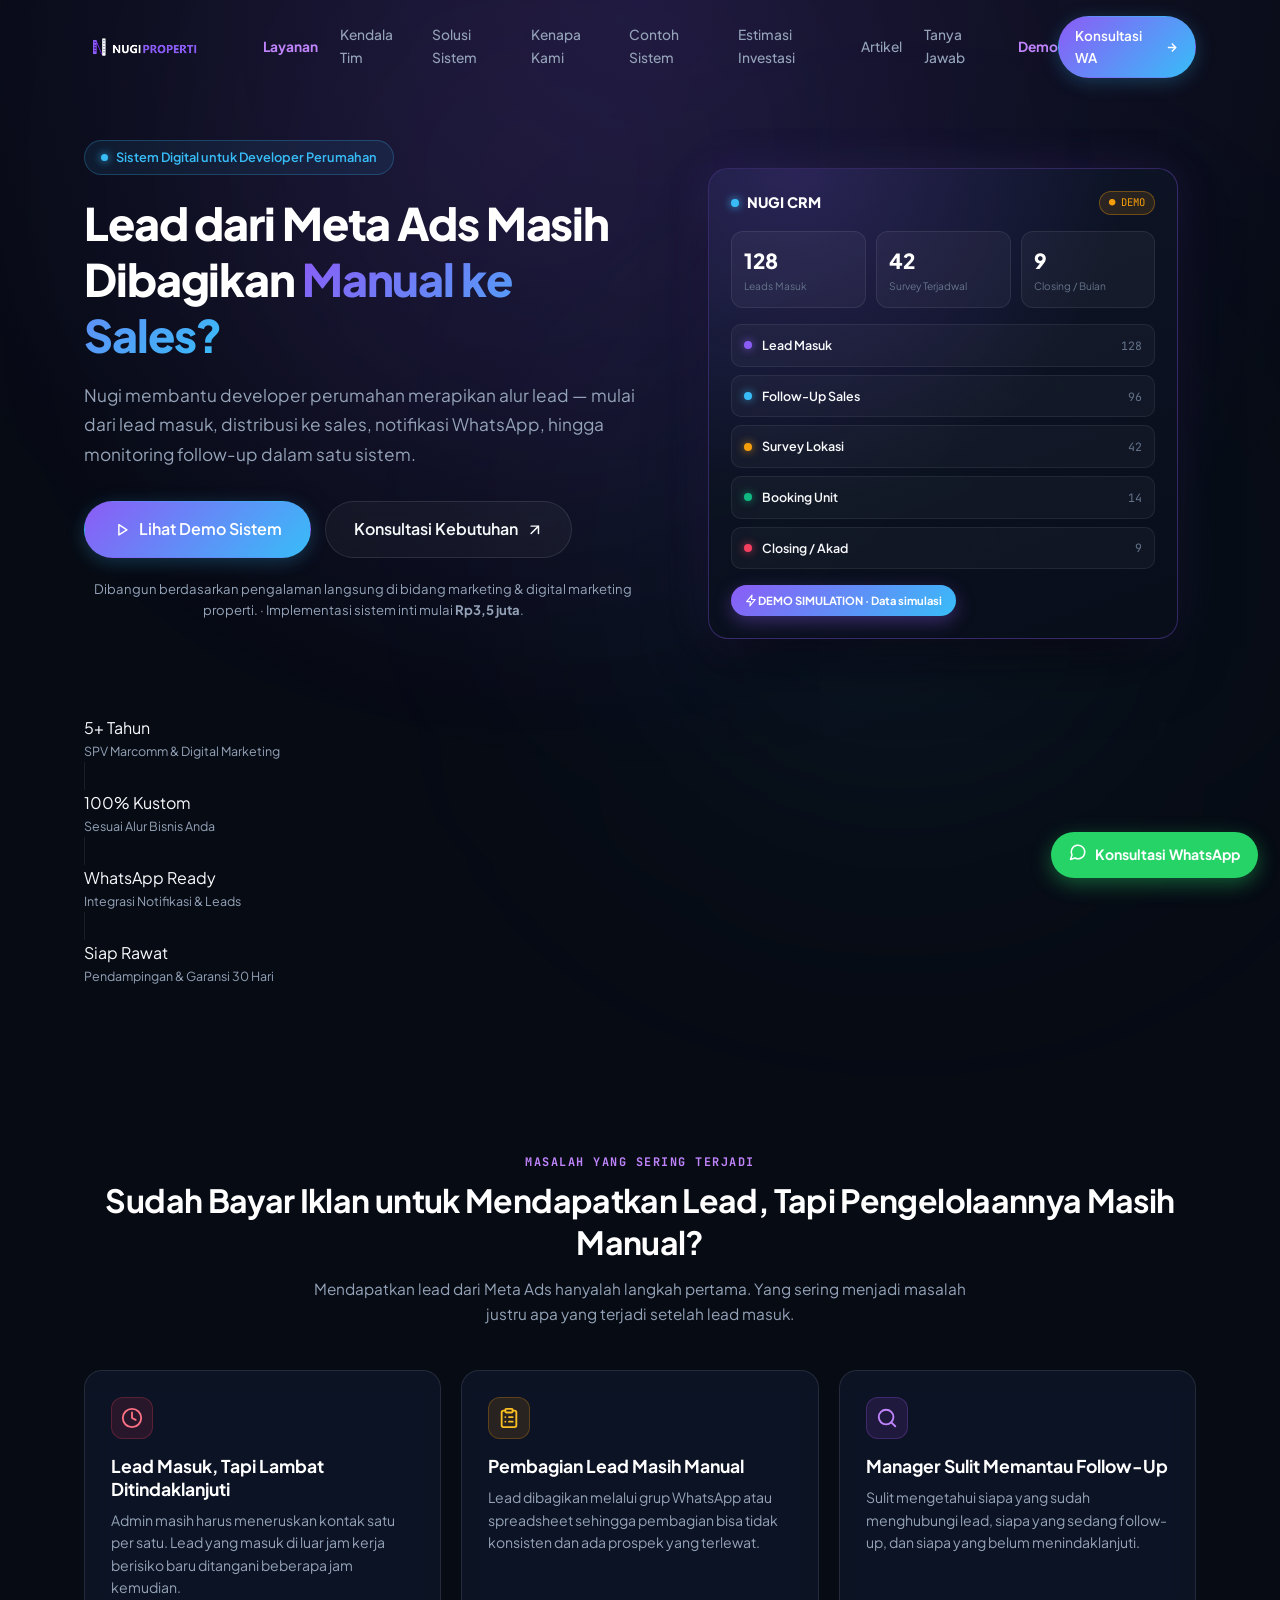
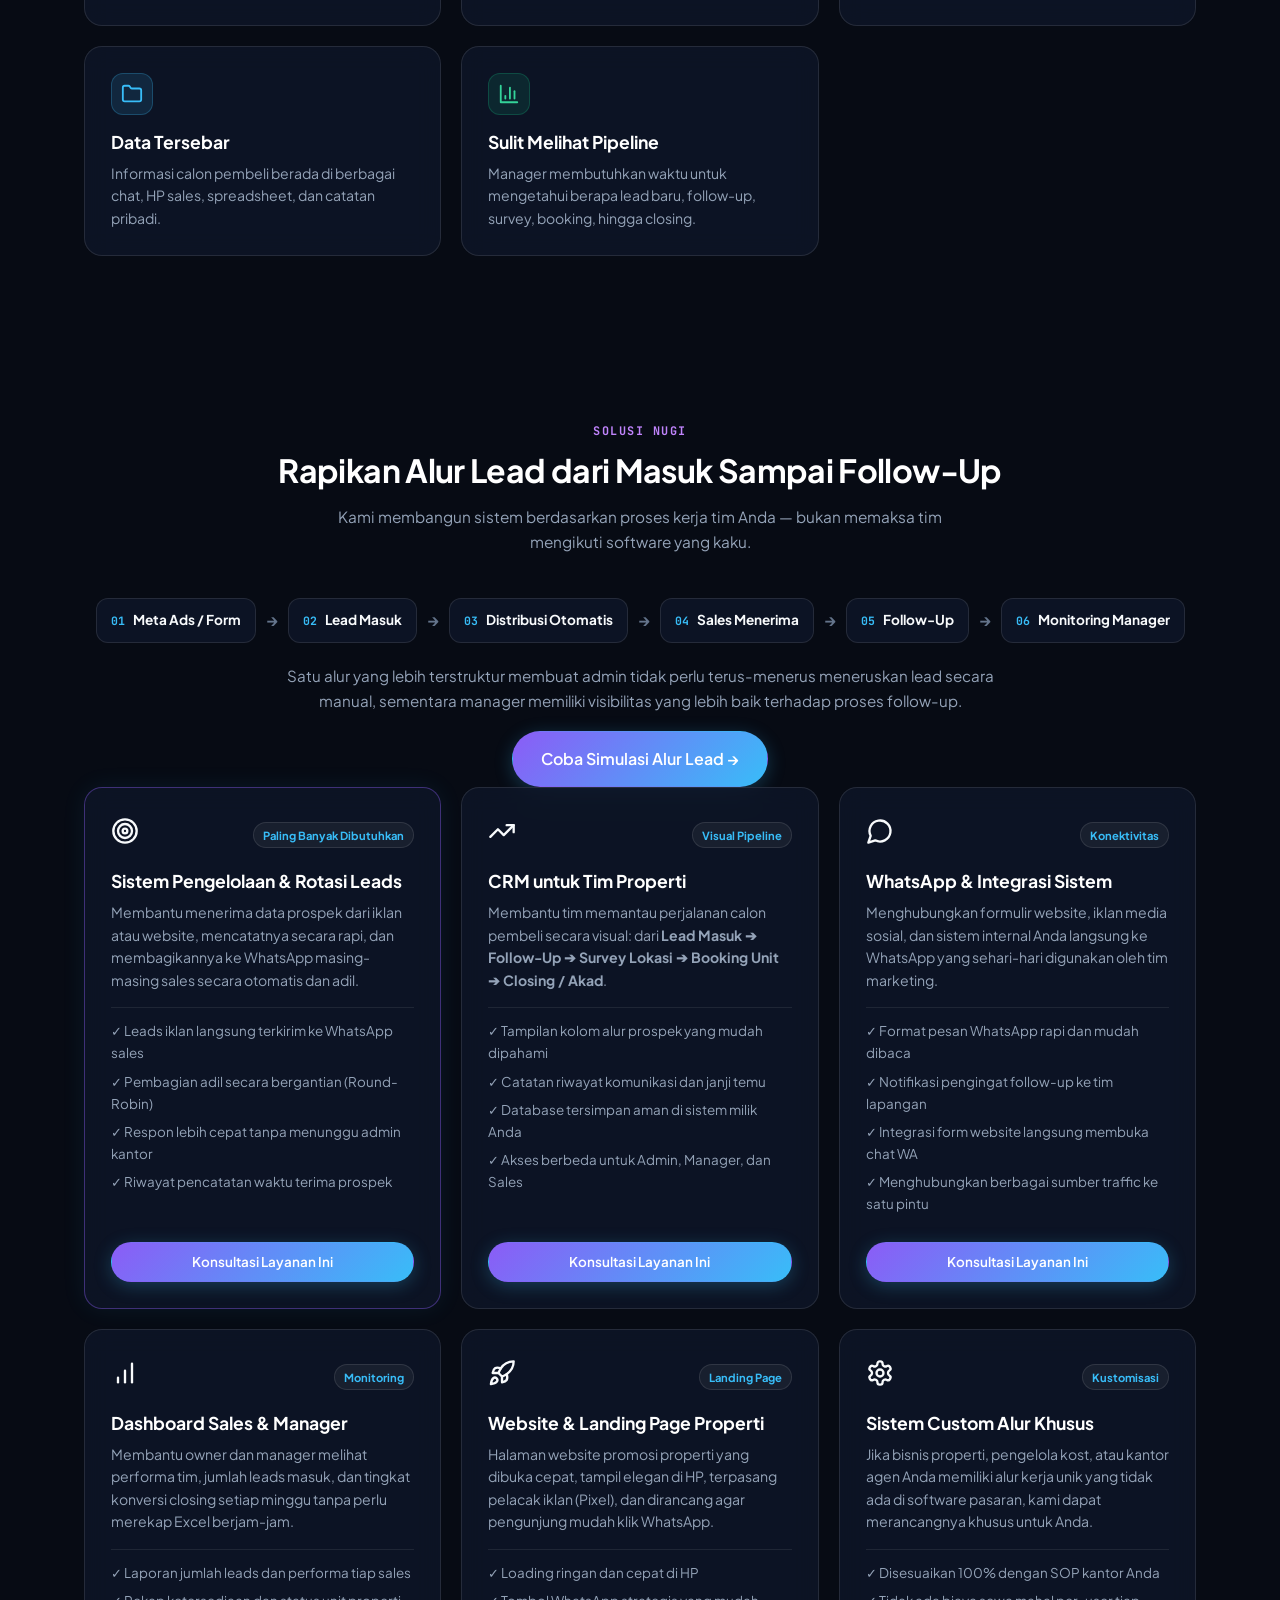
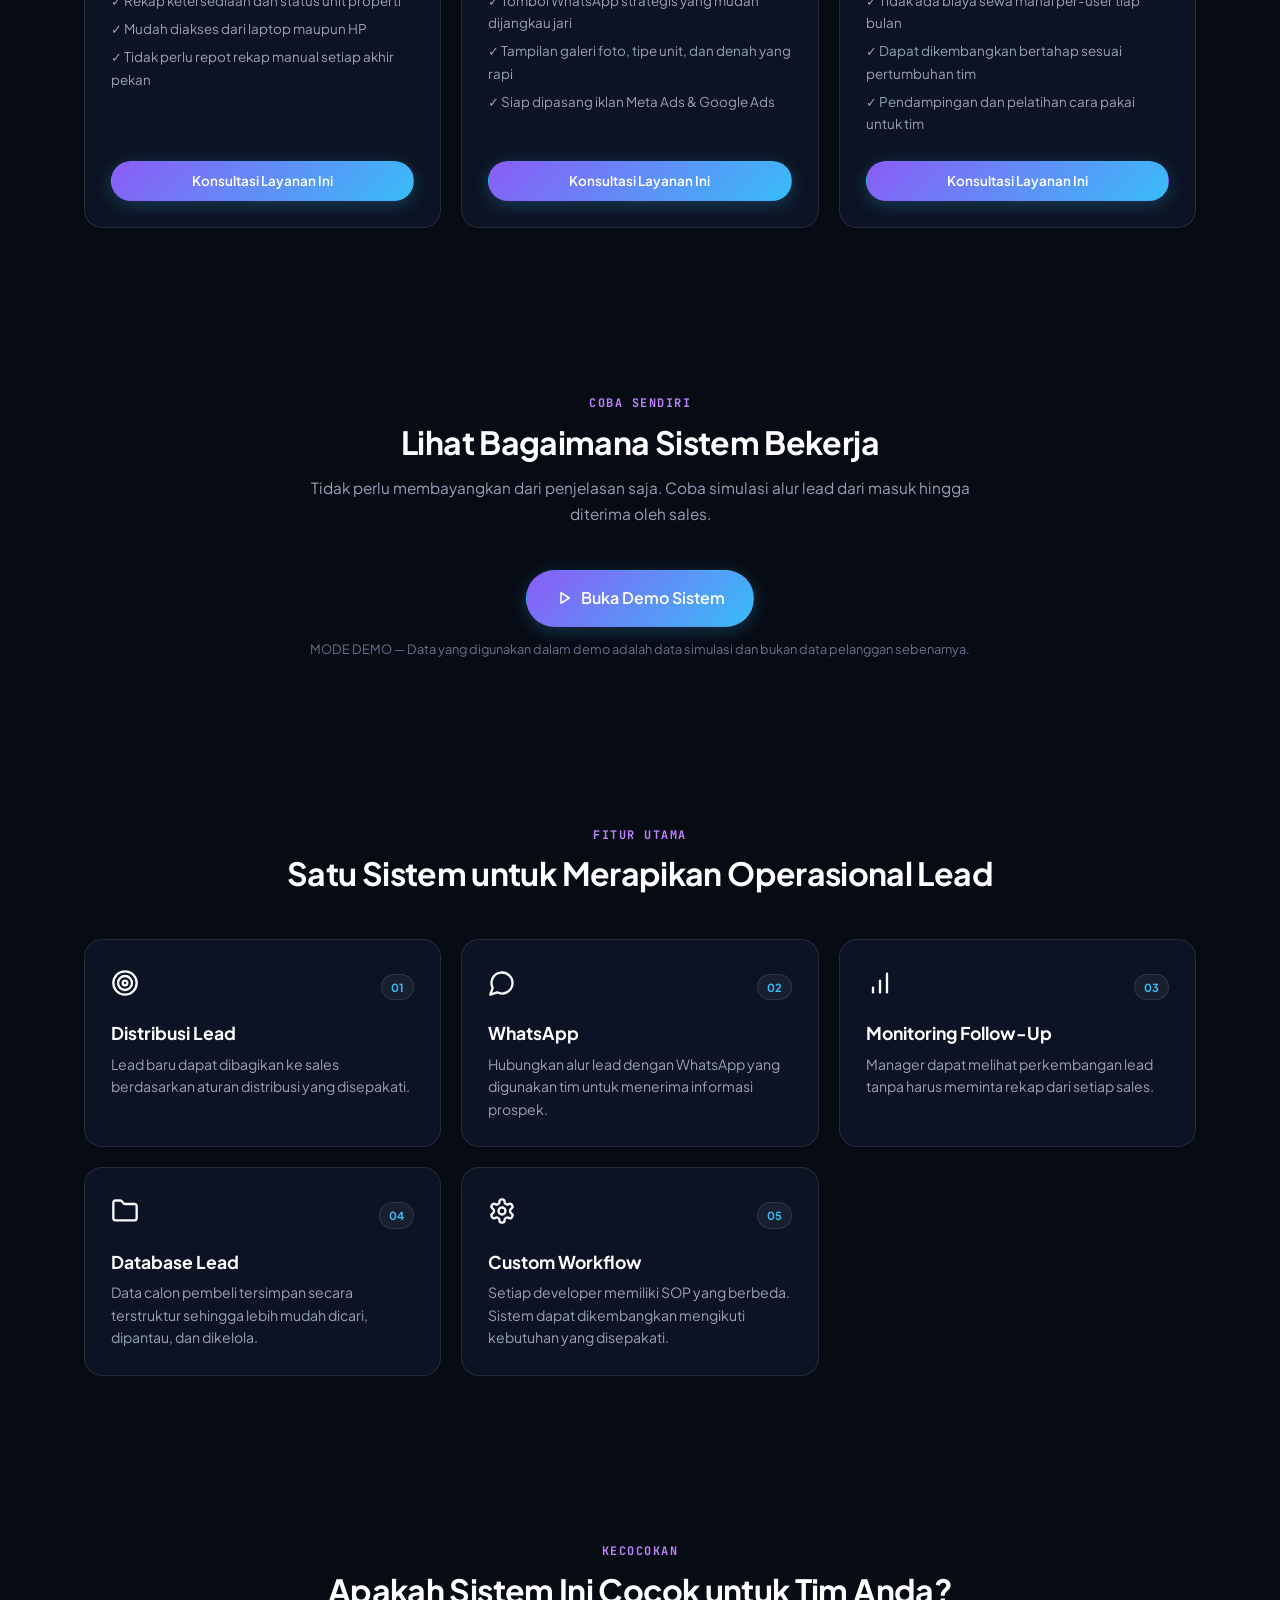
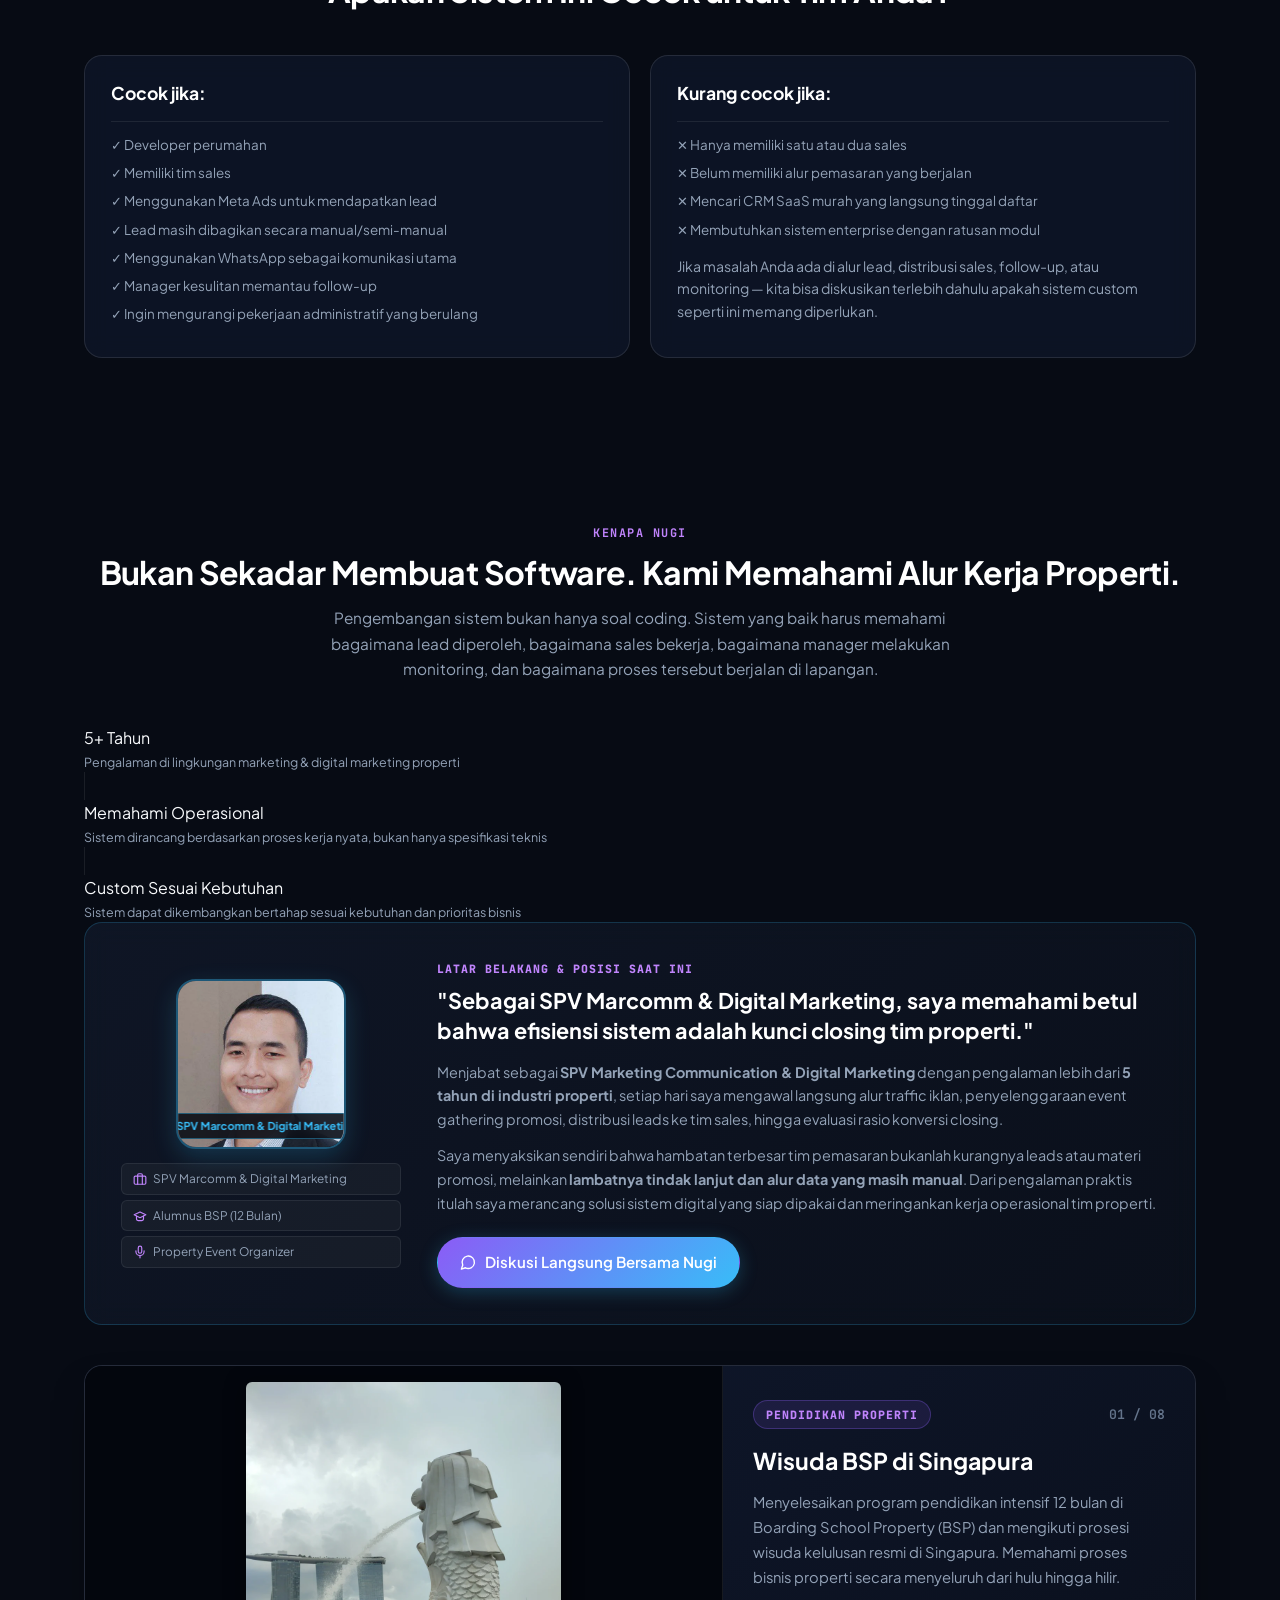
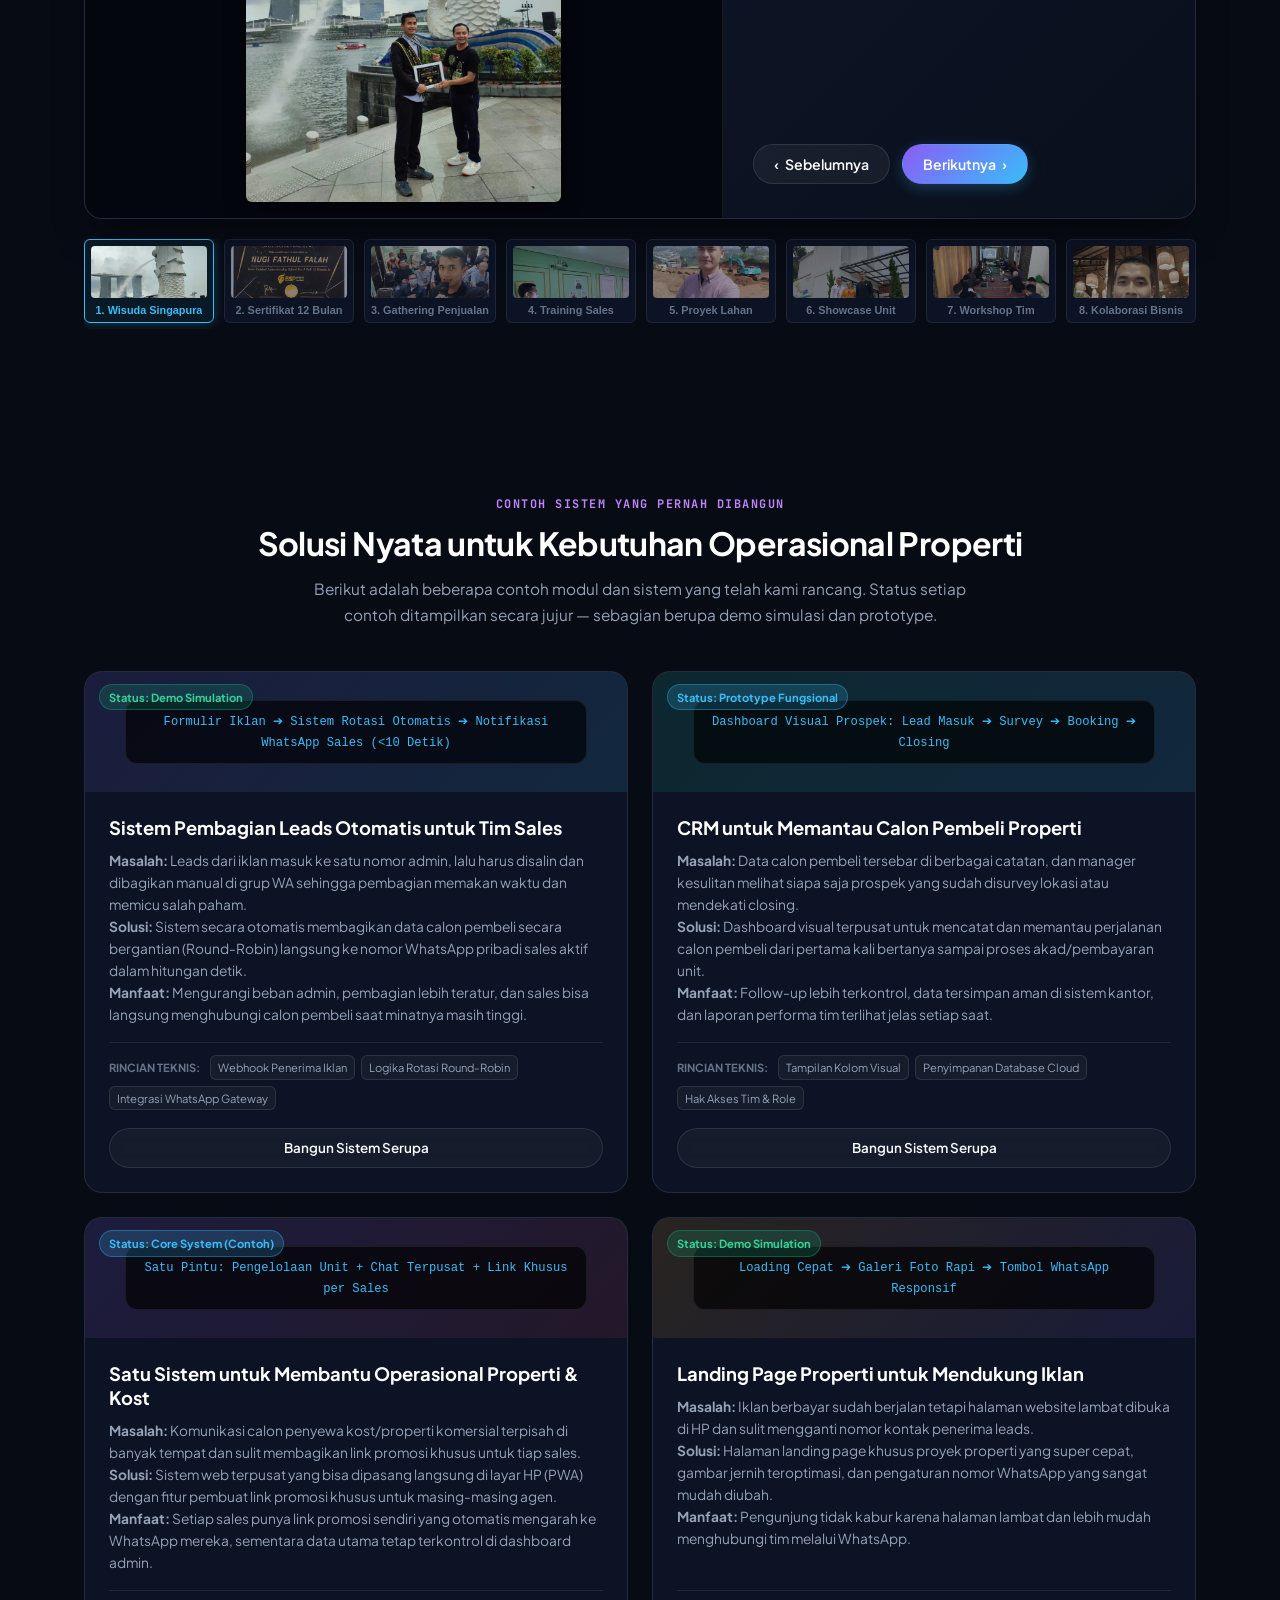
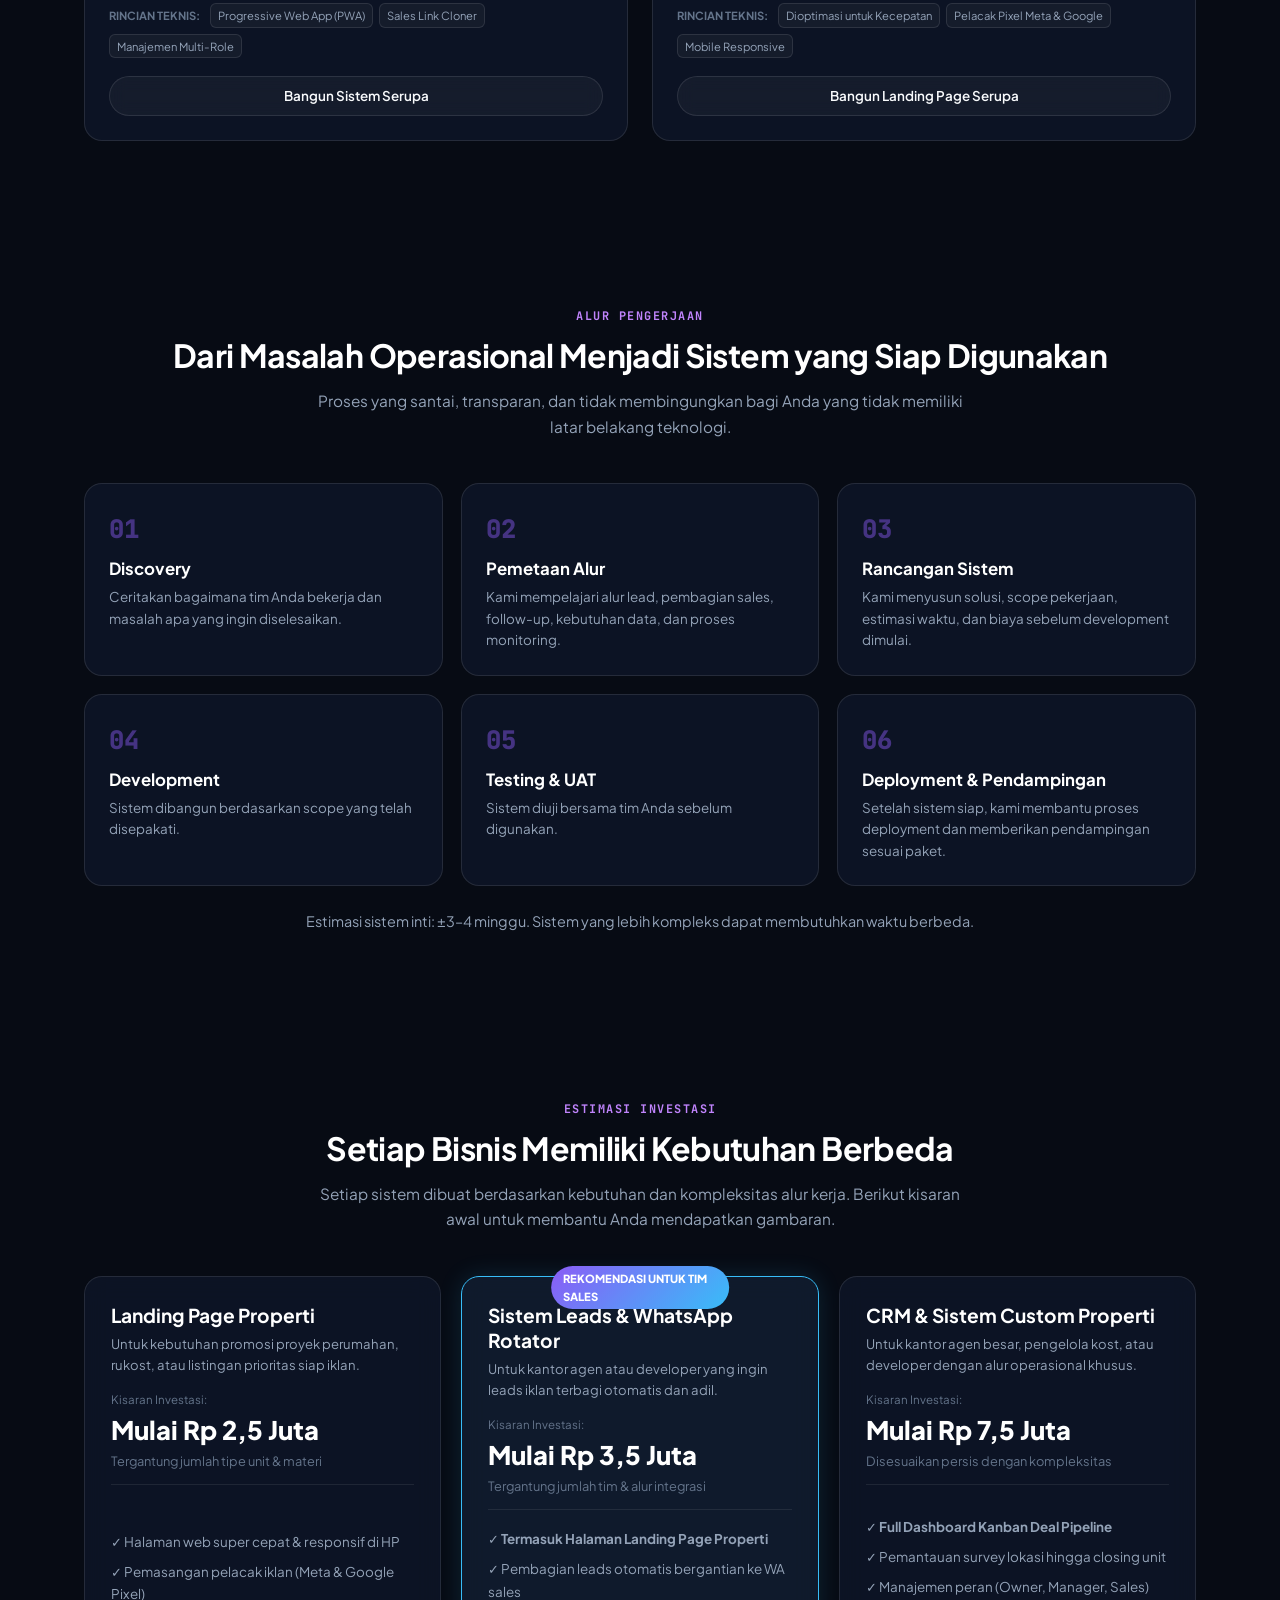
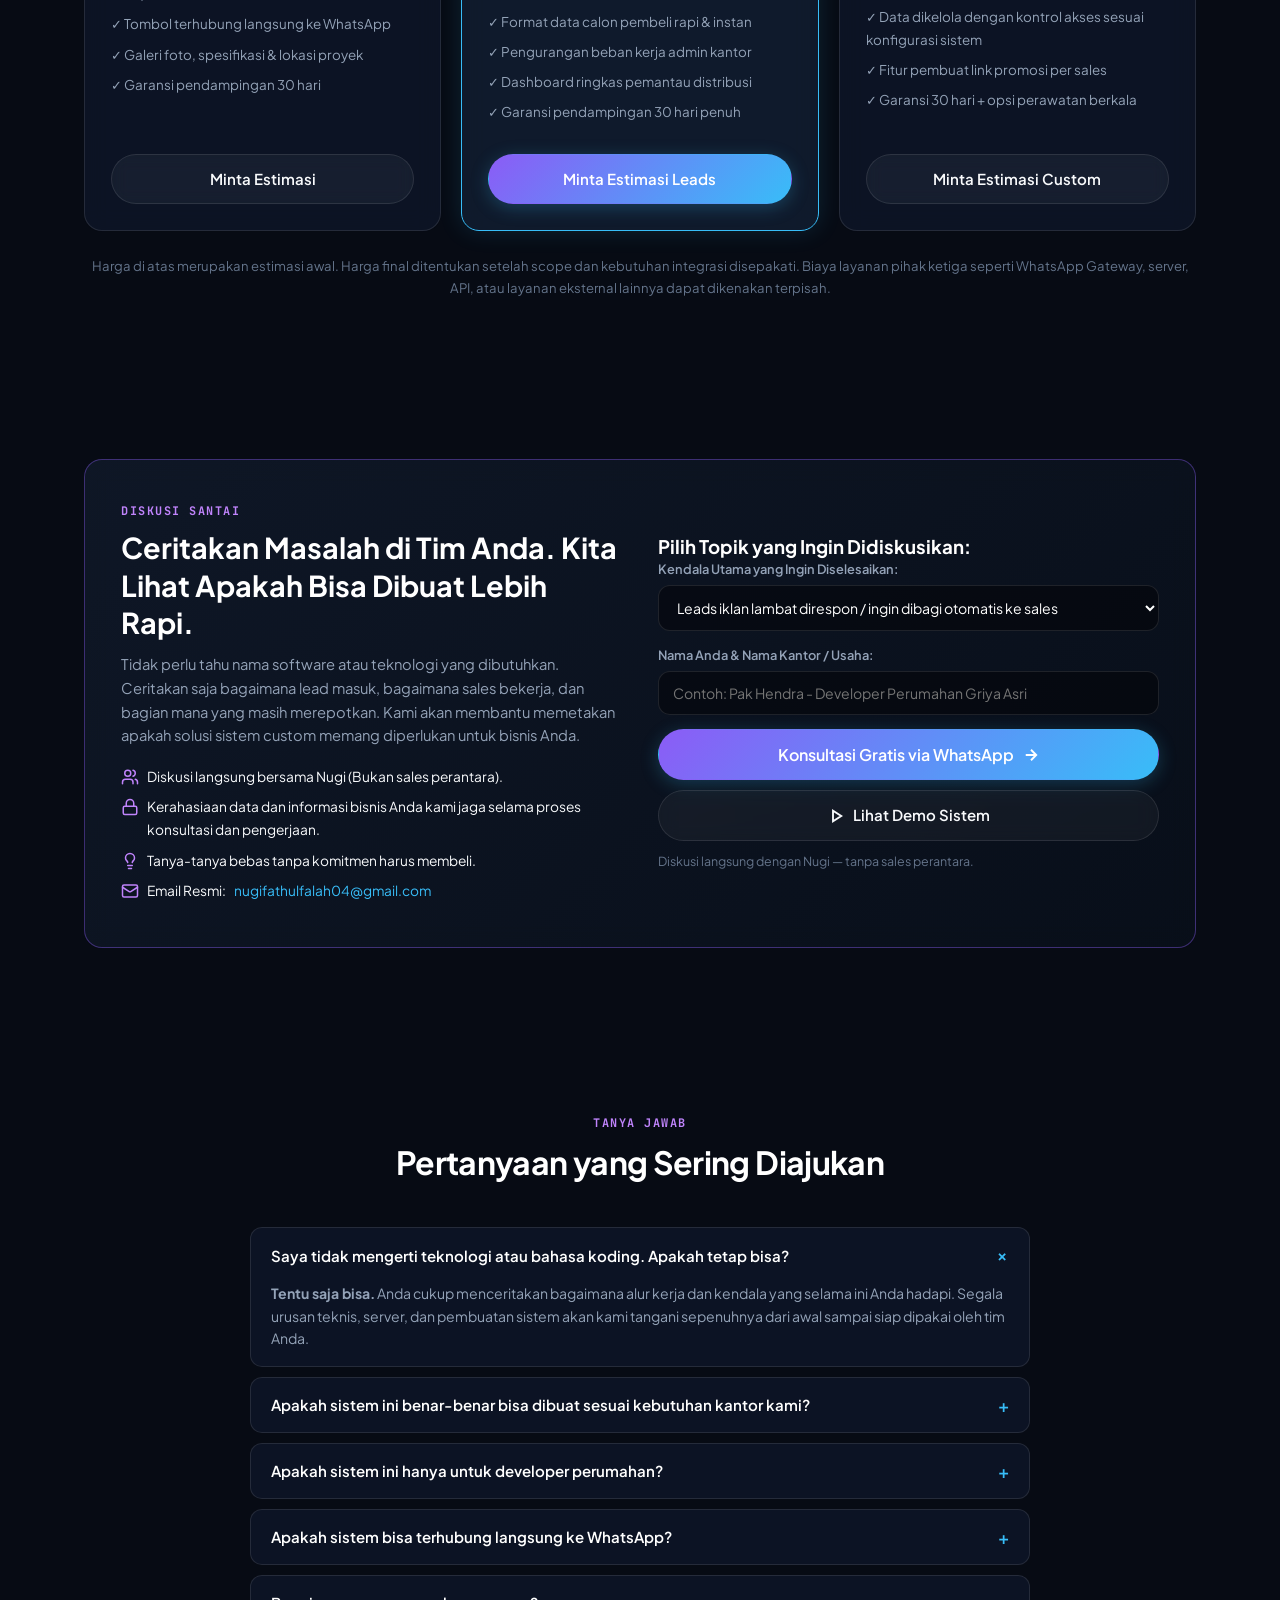
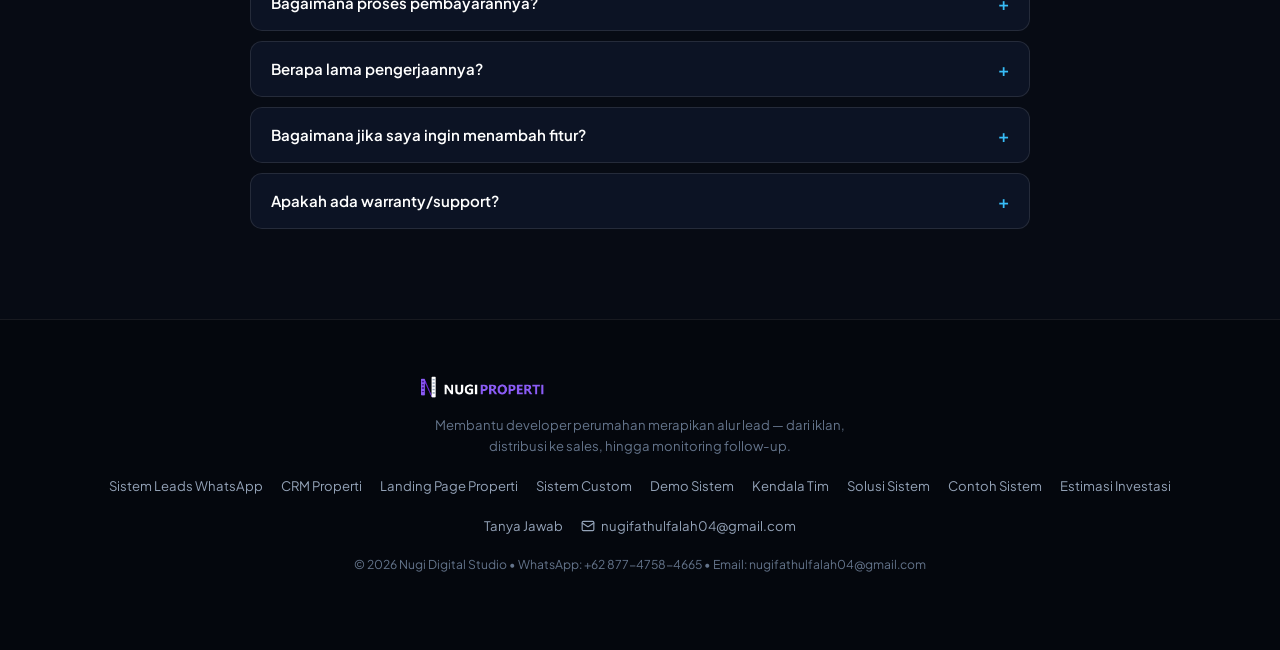
<file: website/index.html>
<!DOCTYPE html>
<html lang="id">
<head>
  <meta charset="UTF-8">
  <meta name="viewport" content="width=device-width, initial-scale=1.0">
  <title>Sistem Distribusi Lead & CRM Properti | Nugi</title>
  <meta name="description" content="Nugi membantu developer perumahan merapikan distribusi lead, follow-up sales, WhatsApp, dan monitoring melalui sistem digital yang disesuaikan dengan kebutuhan tim.">
  <meta name="keywords" content="jasa pembuatan aplikasi properti bandung, crm properti bandung, sistem leads properti, rotasi whatsapp sales, dashboard sales properti, landing page properti bandung, automasi whatsapp properti, jasa programmer bandung">
  <meta name="robots" content="index, follow, max-image-preview:large, max-snippet:-1, max-video-preview:-1">
  <meta name="author" content="NUGIPROPERTI">
  <link rel="canonical" href="https://www.nugi.biz.id/">
  <meta name="theme-color" content="#070b14">

  <!-- Geo & Local SEO (Kota Bandung, Jawa Barat) -->
  <meta name="geo.region" content="ID-JB">
  <meta name="geo.placename" content="Bandung, Jawa Barat, Indonesia">
  <meta name="geo.position" content="-6.9175;107.6191">
  <meta name="ICBM" content="-6.9175, 107.6191">

  <!-- Google Fonts: Plus Jakarta Sans & JetBrains Mono -->
  <link rel="preconnect" href="https://fonts.googleapis.com">
  <link rel="preconnect" href="https://fonts.gstatic.com" crossorigin>
  <link href="https://fonts.googleapis.com/css2?family=Plus+Jakarta+Sans:wght@400;500;600;700;800&family=JetBrains+Mono:wght@400;500&display=swap" rel="stylesheet">

  <!-- Favicon / Icons -->
  <link rel="icon" type="image/png" href="assets/brand/nugi_properti_avatar.png">
  <link rel="apple-touch-icon" href="assets/brand/nugi_properti_avatar.png">
  
  <!-- CSS Stylesheet -->
  <link rel="stylesheet" href="style.css">
  
  <!-- Open Graph / Facebook / WhatsApp -->
  <meta property="og:type" content="website">
  <meta property="og:locale" content="id_ID">
  <meta property="og:site_name" content="NUGIPROPERTI">
  <meta property="og:title" content="Sistem Distribusi Lead & CRM Properti | Nugi">
  <meta property="og:description" content="Nugi membantu developer perumahan merapikan distribusi lead, follow-up sales, WhatsApp, dan monitoring melalui sistem digital yang disesuaikan dengan kebutuhan tim.">
  <meta property="og:url" content="https://www.nugi.biz.id/">
  <meta property="og:image" content="https://www.nugi.biz.id/assets/brand/nugi_properti_avatar.png">
  <meta property="og:image:width" content="1024">
  <meta property="og:image:height" content="1024">
  <meta property="og:image:alt" content="Logo NUGIPROPERTI - Jasa Sistem Digital Bisnis Properti Bandung">

  <!-- Twitter Card -->
  <meta name="twitter:card" content="summary_large_image">
  <meta name="twitter:title" content="Sistem Distribusi Lead & CRM Properti | Nugi">
  <meta name="twitter:description" content="Nugi membantu developer perumahan merapikan distribusi lead, follow-up sales, WhatsApp, dan monitoring melalui sistem digital yang disesuaikan dengan kebutuhan tim.">
  <meta name="twitter:image" content="https://www.nugi.biz.id/assets/brand/nugi_properti_avatar.png">

  <!-- Schema.org JSON-LD: ProfessionalService (LocalBusiness) + Person + FAQPage -->
  <script type="application/ld+json">
  {
    "@context": "https://schema.org",
    "@graph": [
      {
        "@type": "ProfessionalService",
        "@id": "https://www.nugi.biz.id/#business",
        "name": "NUGIPROPERTI",
        "alternateName": "Nugi Digital Studio",
        "url": "https://www.nugi.biz.id/",
        "description": "Konsultan dan pengembang sistem digital khusus bisnis properti di Bandung: CRM leads, rotasi otomatis WhatsApp sales, dashboard tim, landing page cepat siap iklan, dan sistem custom sesuai alur kerja kantor agen, developer, serta pengelola kost.",
        "image": "https://www.nugi.biz.id/assets/brand/nugi_properti_avatar.png",
        "logo": "https://www.nugi.biz.id/assets/brand/nugi_properti_logo.png",
        "email": "nugifathulfalah04@gmail.com",
        "telephone": "+6287747584665",
        "priceRange": "Rp 2.500.000 - Rp 15.000.000",
        "address": {
          "@type": "PostalAddress",
          "addressLocality": "Bandung",
          "addressRegion": "Jawa Barat",
          "postalCode": "40100",
          "addressCountry": "ID"
        },
        "geo": {
          "@type": "GeoCoordinates",
          "latitude": -6.9175,
          "longitude": 107.6191
        },
        "areaServed": {
          "@type": "City",
          "name": "Bandung"
        },
        "founder": {
          "@id": "https://www.nugi.biz.id/#person"
        },
        "contactPoint": {
          "@type": "ContactPoint",
          "telephone": "+6287747584665",
          "contactType": "sales",
          "availableLanguage": ["Indonesian"],
          "areaServed": "ID"
        },
        "sameAs": []
      },
      {
        "@type": "Person",
        "@id": "https://www.nugi.biz.id/#person",
        "name": "Nugi Fathul Falah",
        "jobTitle": "Software Engineer & Digital Marketing Specialist",
        "description": "Praktisi properti dan pengembang sistem digital untuk tim penjualan properti. Berpengalaman sebagai SPV Marketing Communication & Digital Marketing di industri properti.",
        "url": "https://www.nugi.biz.id/",
        "email": "mailto:nugifathulfalah04@gmail.com",
        "telephone": "+6287747584665",
        "image": "https://www.nugi.biz.id/assets/brand/nugi_properti_avatar.png",
        "worksFor": {
          "@id": "https://www.nugi.biz.id/#business"
        }
      },
      {
        "@type": "WebSite",
        "@id": "https://www.nugi.biz.id/#website",
        "url": "https://www.nugi.biz.id/",
        "name": "NUGIPROPERTI — Jasa Sistem Digital & Automasi Bisnis Properti",
        "publisher": {
          "@id": "https://www.nugi.biz.id/#business"
        },
        "inLanguage": "id-ID"
      },
      {
        "@type": "FAQPage",
        "@id": "https://www.nugi.biz.id/#faq",
        "mainEntity": [
          {
            "@type": "Question",
            "name": "Saya tidak mengerti teknologi atau bahasa koding. Apakah tetap bisa?",
            "acceptedAnswer": {
              "@type": "Answer",
              "text": "Tentu saja bisa. Anda cukup menceritakan alur kerja dan kendala yang dihadapi. Urusan teknis, server, dan pembuatan sistem akan ditangani sepenuhnya sampai siap dipakai tim Anda."
            }
          },
          {
            "@type": "Question",
            "name": "Apakah sistem benar-benar bisa dibuat sesuai kebutuhan kantor kami?",
            "acceptedAnswer": {
              "@type": "Answer",
              "text": "Ya. Kami tidak memaksakan template software yang kaku. Tahap awal adalah mempelajari cara kerja tim Anda, lalu merancang sistem yang pas dengan kebiasaan operasional kantor."
            }
          },
          {
            "@type": "Question",
            "name": "Apakah jasa ini hanya melayani developer besar?",
            "acceptedAnswer": {
              "@type": "Answer",
              "text": "Tidak. Fokus utama adalah developer perumahan dengan tim sales yang beriklan di Meta Ads, namun sistem dengan alur serupa juga bisa disesuaikan untuk tim marketing proyek, kantor agen, atau pengelola unit sewa."
            }
          },
          {
            "@type": "Question",
            "name": "Apakah sistem bisa terhubung langsung ke WhatsApp?",
            "acceptedAnswer": {
              "@type": "Answer",
              "text": "Bisa. Kami dapat mengintegrasikan formulir iklan atau data calon pembeli agar otomatis mengirimkan notifikasi ke nomor WhatsApp masing-masing sales yang sedang bertugas."
            }
          },
          {
            "@type": "Question",
            "name": "Bagaimana proses pembayarannya?",
            "acceptedAnswer": {
              "@type": "Answer",
              "text": "Pembayaran bertahap: 50% Uang Muka (DP) saat scope disepakati, 40% setelah sistem lulus uji coba (UAT), dan 10% saat handover."
            }
          },
          {
            "@type": "Question",
            "name": "Berapa lama pengerjaannya?",
            "acceptedAnswer": {
              "@type": "Answer",
              "text": "Estimasi sistem inti seperti distribusi lead dan monitoring follow-up adalah sekitar 3-4 minggu. Sistem yang lebih kompleks bisa membutuhkan waktu lebih lama dan disepakati di awal."
            }
          },
          {
            "@type": "Question",
            "name": "Bagaimana jika saya ingin menambah fitur?",
            "acceptedAnswer": {
              "@type": "Answer",
              "text": "Fitur di luar scope yang disepakati dikerjakan sebagai penambahan terpisah dengan estimasi biaya dan waktu tersendiri."
            }
          },
          {
            "@type": "Question",
            "name": "Apakah ada warranty atau support?",
            "acceptedAnswer": {
              "@type": "Answer",
              "text": "Ya. Setiap proyek mendapatkan garansi perbaikan bug dan pendampingan selama 30 hari. Setelah itu, tersedia opsi perawatan berkala (retainer)."
            }
          }
        ]
      }
    ]
  }
  </script>

  <!-- ============================================================
       TRACKING CONFIG — siap pakai untuk iklan (Meta Pixel, GA4, Google Ads)
       Isi ID berikut saat akun iklan/analytics siap. Selama kosong,
       kode aman & tidak memuat apa pun.
       ============================================================ -->
  <script>
    window.NUGI_TRACKING = {
      metaPixelId: "",       // contoh: "1234567890123456"
      ga4Id: "",             // contoh: "G-XXXXXXXXXX"
      googleAdsId: ""        // contoh: "AW-1234567890"
    };
  </script>
  <script>
    (function () {
      var cfg = window.NUGI_TRACKING || {};

      // Meta Pixel (Facebook/Instagram Ads)
      if (cfg.metaPixelId && cfg.metaPixelId.trim() !== "") {
        !function (f, b, e, v, n, t, s) {
          if (f.fbq) return; n = f.fbq = function () {
            n.callMethod ? n.callMethod.apply(n, arguments) : n.queue.push(arguments);
          };
          if (!f._fbq) f._fbq = n; n.push = n; n.loaded = !0; n.version = '2.0';
          n.queue = []; t = b.createElement(e); t.async = !0;
          t.src = v; s = b.getElementsByTagName(e)[0];
          s.parentNode.insertBefore(t, s);
        }(window, document, 'script', 'https://connect.facebook.net/en_US/fbevents.js');
        fbq('init', cfg.metaPixelId.trim());
        fbq('track', 'PageView');
      }

      // Google Analytics 4 + Google Ads
      if (cfg.ga4Id && cfg.ga4Id.trim() !== "") {
        var g = document.createElement('script');
        g.async = true;
        g.src = 'https://www.googletagmanager.com/gtag/js?id=' + cfg.ga4Id.trim();
        document.head.appendChild(g);
        window.dataLayer = window.dataLayer || [];
        function gtag() { dataLayer.push(arguments); }
        window.gtag = gtag;
        gtag('js', new Date());
        gtag('config', cfg.ga4Id.trim());
        if (cfg.googleAdsId && cfg.googleAdsId.trim() !== "") {
          gtag('config', cfg.googleAdsId.trim());
        }
      }
    })();
  </script>
</head>
<body>

  <!-- Ambient Glow Background -->
  <div class="glow-sphere sphere-1"></div>
  <div class="glow-sphere sphere-2"></div>

  <!-- Navbar -->
  <header class="navbar" id="navbar">
    <div class="container nav-container">
      <a href="#" class="brand-logo">
        <img src="assets/brand/nugi_properti_logo.png" alt="NUGIPROPERTI - Sistem Digital dan Automasi Bisnis Properti" class="brand-logo-img" />
      </a>

      <nav class="nav-menu" id="navMenu">
        <a href="sistem-leads-whatsapp" class="nav-link nav-link-highlight">Layanan</a>
        <a href="#masalah" class="nav-link">Kendala Tim</a>
        <a href="#solusi" class="nav-link">Solusi Sistem</a>
        <a href="#kenapa-kami" class="nav-link">Kenapa Kami</a>
        <a href="#portfolio" class="nav-link">Contoh Sistem</a>
        <a href="#estimasi" class="nav-link">Estimasi Investasi</a>
        <a href="artikel" class="nav-link">Artikel</a>
        <a href="#faq" class="nav-link">Tanya Jawab</a>
        <a href="demo" class="nav-link nav-link-highlight">Demo</a>
      </nav>

      <div class="nav-cta">
        <a href="https://wa.me/6287747584665?text=Halo%20Mas%20Nugi,%20saya%20tertarik%20konsultasi%20mengenai%20kebutuhan%20sistem%20digital%20untuk%20tim%20properti%20saya." target="_blank" class="btn btn-primary btn-sm" id="btnNavWhatsApp">
          <span>Konsultasi WA</span>
          <svg width="15" height="15" viewBox="0 0 24 24" fill="none" stroke="currentColor" stroke-width="2.5"><path d="M5 12h14M12 5l7 7-7 7"/></svg>
        </a>
      </div>

      <button class="mobile-toggle" id="mobileToggle" aria-label="Menu Toggle">
        <span></span><span></span><span></span>
      </button>
    </div>
  </header>

  <!-- Hero Section -->
  <section class="hero-section" id="hero">
    <div class="container hero-container">
      <div class="hero-copy">
        <div class="badge-pill">
          <span class="badge-dot"></span>
          <span>Sistem Digital untuk Developer Perumahan</span>
        </div>

        <h1 class="hero-title">
          Lead dari Meta Ads Masih Dibagikan <span class="gradient-text">Manual ke Sales?</span>
        </h1>

        <p class="hero-subtitle">
          Nugi membantu developer perumahan merapikan alur lead — mulai dari lead masuk, distribusi ke sales, notifikasi WhatsApp, hingga monitoring follow-up dalam satu sistem.
        </p>

        <div class="hero-actions">
          <a href="demo" class="btn btn-primary btn-lg" id="btnHeroDemo">
            <svg class="icon" viewBox="0 0 24 24"><path d="M8 5v14l11-7z"/></svg>
            <span>Lihat Demo Sistem</span>
          </a>
          <a href="#konsultasi" class="btn btn-secondary btn-lg">
            <span>Konsultasi Kebutuhan</span>
            <svg class="icon" viewBox="0 0 24 24"><path d="M7 17l10-10M17 17V7H7"/></svg>
          </a>
        </div>

        <p class="hero-trustline">
          Dibangun berdasarkan pengalaman langsung di bidang marketing &amp; digital marketing properti.
          &middot; Implementasi sistem inti mulai <strong>Rp3,5 juta</strong>.
        </p>
      </div>

      <!-- Dashboard CRM Property-Tech Mockup -->
      <div class="hero-visual">
        <div class="dashboard-mockup">
          <div class="mockup-header">
            <div class="mockup-brand"><span class="m-dot"></span>NUGI CRM</div>
            <span class="mockup-live">● DEMO</span>
          </div>
          <div class="mockup-metrics">
            <div class="mockup-metric">
              <div class="m-value">128</div>
              <div class="m-label">Leads Masuk</div>
            </div>
            <div class="mockup-metric">
              <div class="m-value">42</div>
              <div class="m-label">Survey Terjadwal</div>
            </div>
            <div class="mockup-metric">
              <div class="m-value">9</div>
              <div class="m-label">Closing / Bulan</div>
            </div>
          </div>
          <div class="mockup-pipeline">
            <div class="mockup-stage"><span class="stage-dot v"></span><span class="stage-name">Lead Masuk</span><span class="stage-count">128</span></div>
            <div class="mockup-stage"><span class="stage-dot c"></span><span class="stage-name">Follow-Up Sales</span><span class="stage-count">96</span></div>
            <div class="mockup-stage"><span class="stage-dot a"></span><span class="stage-name">Survey Lokasi</span><span class="stage-count">42</span></div>
            <div class="mockup-stage"><span class="stage-dot e"></span><span class="stage-name">Booking Unit</span><span class="stage-count">14</span></div>
            <div class="mockup-stage"><span class="stage-dot r"></span><span class="stage-name">Closing / Akad</span><span class="stage-count">9</span></div>
          </div>
          <span class="mockup-chip"><svg class="icon" viewBox="0 0 24 24" style="width:13px;height:13px;"><path d="M13 2 3 14h7l-1 8 10-12h-7l1-8Z"/></svg> DEMO SIMULATION · Data simulasi</span>
        </div>
      </div>

      <!-- Trust Bar (Fakta & Pengalaman Nyata) -->
      <div class="trust-strip">
        <div class="trust-item">
          <div class="trust-number">5+ Tahun</div>
          <div class="trust-label">SPV Marcomm & Digital Marketing</div>
        </div>
        <div class="trust-divider"></div>
        <div class="trust-item">
          <div class="trust-number">100% Kustom</div>
          <div class="trust-label">Sesuai Alur Bisnis Anda</div>
        </div>
        <div class="trust-divider"></div>
        <div class="trust-item">
          <div class="trust-number">WhatsApp Ready</div>
          <div class="trust-label">Integrasi Notifikasi & Leads</div>
        </div>
        <div class="trust-divider"></div>
        <div class="trust-item">
          <div class="trust-number">Siap Rawat</div>
          <div class="trust-label">Pendampingan & Garansi 30 Hari</div>
        </div>
      </div>
    </div>
  </section>

  <!-- Section 2: Masalah yang Sering Terjadi -->
  <section class="section problem-section" id="masalah">
    <div class="container">
      <div class="section-header text-center">
        <span class="section-badge">MASALAH YANG SERING TERJADI</span>
        <h2 class="section-title">Sudah Bayar Iklan untuk Mendapatkan Lead, Tapi Pengelolaannya Masih Manual?</h2>
        <p class="section-subtitle">Mendapatkan lead dari Meta Ads hanyalah langkah pertama. Yang sering menjadi masalah justru apa yang terjadi setelah lead masuk.</p>
      </div>

      <div class="grid grid-3">
        <div class="card problem-card">
          <div class="card-icon-box bg-red"><svg class="icon" viewBox="0 0 24 24"><circle cx="12" cy="12" r="10"/><polyline points="12 6 12 12 16 14"/></svg></div>
          <h3 class="card-title">Lead Masuk, Tapi Lambat Ditindaklanjuti</h3>
          <p class="card-text">Admin masih harus meneruskan kontak satu per satu. Lead yang masuk di luar jam kerja berisiko baru ditangani beberapa jam kemudian.</p>
        </div>

        <div class="card problem-card">
          <div class="card-icon-box bg-orange"><svg class="icon" viewBox="0 0 24 24"><rect x="8" y="2" width="8" height="4" rx="1" ry="1"/><path d="M16 4h2a2 2 0 0 1 2 2v14a2 2 0 0 1-2 2H6a2 2 0 0 1-2-2V6a2 2 0 0 1 2-2h2"/><path d="M12 11h4"/><path d="M12 16h4"/><path d="M8 11h.01"/><path d="M8 16h.01"/></svg></div>
          <h3 class="card-title">Pembagian Lead Masih Manual</h3>
          <p class="card-text">Lead dibagikan melalui grup WhatsApp atau spreadsheet sehingga pembagian bisa tidak konsisten dan ada prospek yang terlewat.</p>
        </div>

        <div class="card problem-card">
          <div class="card-icon-box bg-purple"><svg class="icon" viewBox="0 0 24 24"><circle cx="11" cy="11" r="8"/><path d="m21 21-4.3-4.3"/></svg></div>
          <h3 class="card-title">Manager Sulit Memantau Follow-Up</h3>
          <p class="card-text">Sulit mengetahui siapa yang sudah menghubungi lead, siapa yang sedang follow-up, dan siapa yang belum menindaklanjuti.</p>
        </div>

        <div class="card problem-card">
          <div class="card-icon-box bg-blue"><svg class="icon" viewBox="0 0 24 24"><path d="M20 20a2 2 0 0 0 2-2V8a2 2 0 0 0-2-2h-7.9a2 2 0 0 1-1.69-.9L9.6 3.9A2 2 0 0 0 7.93 3H4a2 2 0 0 0-2 2v13a2 2 0 0 0 2 2Z"/></svg></div>
          <h3 class="card-title">Data Tersebar</h3>
          <p class="card-text">Informasi calon pembeli berada di berbagai chat, HP sales, spreadsheet, dan catatan pribadi.</p>
        </div>

        <div class="card problem-card">
          <div class="card-icon-box bg-emerald"><svg class="icon" viewBox="0 0 24 24"><path d="M3 3v18h18"/><path d="M18 17V9"/><path d="M13 17V5"/><path d="M8 17v-3"/></svg></div>
          <h3 class="card-title">Sulit Melihat Pipeline</h3>
          <p class="card-text">Manager membutuhkan waktu untuk mengetahui berapa lead baru, follow-up, survey, booking, hingga closing.</p>
        </div>
      </div>
    </div>
  </section>

  <!-- Section 3: Solusi yang Kami Bangun -->
  <section class="section solutions-section" id="solusi">
    <div class="container">
      <div class="section-header text-center">
        <span class="section-badge">SOLUSI NUGI</span>
        <h2 class="section-title">Rapikan Alur Lead dari Masuk Sampai Follow-Up</h2>
        <p class="section-subtitle">Kami membangun sistem berdasarkan proses kerja tim Anda — bukan memaksa tim mengikuti software yang kaku.</p>
      </div>

      <div class="solution-flow">
        <div class="flow-step"><span class="flow-num">01</span><span class="flow-label">Meta Ads / Form</span></div>
        <span class="flow-arrow">→</span>
        <div class="flow-step"><span class="flow-num">02</span><span class="flow-label">Lead Masuk</span></div>
        <span class="flow-arrow">→</span>
        <div class="flow-step"><span class="flow-num">03</span><span class="flow-label">Distribusi Otomatis</span></div>
        <span class="flow-arrow">→</span>
        <div class="flow-step"><span class="flow-num">04</span><span class="flow-label">Sales Menerima</span></div>
        <span class="flow-arrow">→</span>
        <div class="flow-step"><span class="flow-num">05</span><span class="flow-label">Follow-Up</span></div>
        <span class="flow-arrow">→</span>
        <div class="flow-step"><span class="flow-num">06</span><span class="flow-label">Monitoring Manager</span></div>
      </div>

      <p class="solution-summary text-center">
        Satu alur yang lebih terstruktur membuat admin tidak perlu terus-menerus meneruskan lead secara manual, sementara manager memiliki visibilitas yang lebih baik terhadap proses follow-up.
      </p>

      <div class="text-center" style="margin-top:18px;">
        <a href="demo" class="btn btn-primary btn-lg">Coba Simulasi Alur Lead &rarr;</a>
      </div>

      <div class="grid grid-3">
        <div class="card solution-card highlight-border">
          <div class="solution-header">
            <span class="solution-icon"><svg class="icon" viewBox="0 0 24 24"><circle cx="12" cy="12" r="10"/><circle cx="12" cy="12" r="6"/><circle cx="12" cy="12" r="2"/></svg></span>
            <span class="solution-tag">Paling Banyak Dibutuhkan</span>
          </div>
          <h3 class="card-title">Sistem Pengelolaan & Rotasi Leads</h3>
          <p class="card-text">Membantu menerima data prospek dari iklan atau website, mencatatnya secara rapi, dan membagikannya ke WhatsApp masing-masing sales secara otomatis dan adil.</p>
          <ul class="feature-list">
            <li>✓ Leads iklan langsung terkirim ke WhatsApp sales</li>
            <li>✓ Pembagian adil secara bergantian (Round-Robin)</li>
            <li>✓ Respon lebih cepat tanpa menunggu admin kantor</li>
            <li>✓ Riwayat pencatatan waktu terima prospek</li>
          </ul>
          <a href="https://wa.me/6287747584665?text=Halo%20Mas%20Nugi,%20saya%20tertarik%20konsultasi%20Sistem%20Pengelolaan%20dan%20Rotasi%20Leads%20untuk%20tim%20saya." target="_blank" class="btn btn-primary btn-sm btn-block solution-cta" data-cta="solusi-leads">Konsultasi Layanan Ini</a>
        </div>

        <div class="card solution-card">
          <div class="solution-header">
            <span class="solution-icon"><svg class="icon" viewBox="0 0 24 24"><polyline points="22 7 13.5 15.5 8.5 10.5 2 17"/><polyline points="16 7 22 7 22 13"/></svg></span>
            <span class="solution-tag">Visual Pipeline</span>
          </div>
          <h3 class="card-title">CRM untuk Tim Properti</h3>
          <p class="card-text">Membantu tim memantau perjalanan calon pembeli secara visual: dari <strong>Lead Masuk ➔ Follow-Up ➔ Survey Lokasi ➔ Booking Unit ➔ Closing / Akad</strong>.</p>
          <ul class="feature-list">
            <li>✓ Tampilan kolom alur prospek yang mudah dipahami</li>
            <li>✓ Catatan riwayat komunikasi dan janji temu</li>
            <li>✓ Database tersimpan aman di sistem milik Anda</li>
            <li>✓ Akses berbeda untuk Admin, Manager, dan Sales</li>
          </ul>
          <a href="https://wa.me/6287747584665?text=Halo%20Mas%20Nugi,%20saya%20ingin%20konsultasi%20pembuatan%20CRM%20untuk%20tim%20properti%20saya." target="_blank" class="btn btn-primary btn-sm btn-block solution-cta" data-cta="solusi-crm">Konsultasi Layanan Ini</a>
        </div>

        <div class="card solution-card">
          <div class="solution-header">
            <span class="solution-icon"><svg class="icon" viewBox="0 0 24 24"><path d="M7.9 20A9 9 0 1 0 4 16.1L2 22Z"/></svg></span>
            <span class="solution-tag">Konektivitas</span>
          </div>
          <h3 class="card-title">WhatsApp & Integrasi Sistem</h3>
          <p class="card-text">Menghubungkan formulir website, iklan media sosial, dan sistem internal Anda langsung ke WhatsApp yang sehari-hari digunakan oleh tim marketing.</p>
          <ul class="feature-list">
            <li>✓ Format pesan WhatsApp rapi dan mudah dibaca</li>
            <li>✓ Notifikasi pengingat follow-up ke tim lapangan</li>
            <li>✓ Integrasi form website langsung membuka chat WA</li>
            <li>✓ Menghubungkan berbagai sumber traffic ke satu pintu</li>
          </ul>
          <a href="https://wa.me/6287747584665?text=Halo%20Mas%20Nugi,%20saya%20tertarik%20integrasi%20WhatsApp%20dan%20sistem%20untuk%20bisnis%20saya." target="_blank" class="btn btn-primary btn-sm btn-block solution-cta" data-cta="solusi-wa">Konsultasi Layanan Ini</a>
        </div>

        <div class="card solution-card">
          <div class="solution-header">
            <span class="solution-icon"><svg class="icon" viewBox="0 0 24 24"><line x1="12" x2="12" y1="20" y2="10"/><line x1="18" x2="18" y1="20" y2="4"/><line x1="6" x2="6" y1="20" y2="16"/></svg></span>
            <span class="solution-tag">Monitoring</span>
          </div>
          <h3 class="card-title">Dashboard Sales & Manager</h3>
          <p class="card-text">Membantu owner dan manager melihat performa tim, jumlah leads masuk, dan tingkat konversi closing setiap minggu tanpa perlu merekap Excel berjam-jam.</p>
          <ul class="feature-list">
            <li>✓ Laporan jumlah leads dan performa tiap sales</li>
            <li>✓ Rekap ketersediaan dan status unit properti</li>
            <li>✓ Mudah diakses dari laptop maupun HP</li>
            <li>✓ Tidak perlu repot rekap manual setiap akhir pekan</li>
          </ul>
          <a href="https://wa.me/6287747584665?text=Halo%20Mas%20Nugi,%20saya%20ingin%20tahu%20lebih%20lanjut%20soal%20Dashboard%20Sales%20dan%20Manager." target="_blank" class="btn btn-primary btn-sm btn-block solution-cta" data-cta="solusi-dashboard">Konsultasi Layanan Ini</a>
        </div>

        <div class="card solution-card">
          <div class="solution-header">
            <span class="solution-icon"><svg class="icon" viewBox="0 0 24 24"><path d="M4.5 16.5c-1.5 1.26-2 5-2 5s3.74-.5 5-2c.71-.84.7-2.13-.09-2.91a2.18 2.18 0 0 0-2.91-.09z"/><path d="m12 15-3-3a22 22 0 0 1 2-3.95A12.88 12.88 0 0 1 22 2c0 2.72-.78 7.5-6 11a22.35 22.35 0 0 1-4 2z"/><path d="M9 12H4s.55-3.03 2-4c1.62-1.08 5 0 5 0"/><path d="M12 15v5s3.03-.55 4-2c1.08-1.62 0-5 0-5"/></svg></span>
            <span class="solution-tag">Landing Page</span>
          </div>
          <h3 class="card-title">Website & Landing Page Properti</h3>
          <p class="card-text">Halaman website promosi properti yang dibuka cepat, tampil elegan di HP, terpasang pelacak iklan (Pixel), dan dirancang agar pengunjung mudah klik WhatsApp.</p>
          <ul class="feature-list">
            <li>✓ Loading ringan dan cepat di HP</li>
            <li>✓ Tombol WhatsApp strategis yang mudah dijangkau jari</li>
            <li>✓ Tampilan galeri foto, tipe unit, dan denah yang rapi</li>
            <li>✓ Siap dipasang iklan Meta Ads & Google Ads</li>
          </ul>
          <a href="https://wa.me/6287747584665?text=Halo%20Mas%20Nugi,%20saya%20ingin%20konsultasi%20pembuatan%20Landing%20Page%20Properti%20yang%20cepat%20dan%20siap%20iklan." target="_blank" class="btn btn-primary btn-sm btn-block solution-cta" data-cta="solusi-landingpage">Konsultasi Layanan Ini</a>
        </div>

        <div class="card solution-card">
          <div class="solution-header">
            <span class="solution-icon"><svg class="icon" viewBox="0 0 24 24"><path d="M12.22 2h-.44a2 2 0 0 0-2 2v.18a2 2 0 0 1-1 1.73l-.43.25a2 2 0 0 1-2 0l-.15-.08a2 2 0 0 0-2.73.73l-.22.38a2 2 0 0 0 .73 2.73l.15.1a2 2 0 0 1 1 1.72v.51a2 2 0 0 1-1 1.74l-.15.09a2 2 0 0 0-.73 2.73l.22.38a2 2 0 0 0 2.73.73l.15-.08a2 2 0 0 1 2 0l.43.25a2 2 0 0 1 1 1.73V20a2 2 0 0 0 2 2h.44a2 2 0 0 0 2-2v-.18a2 2 0 0 1 1-1.73l.43-.25a2 2 0 0 1 2 0l.15.08a2 2 0 0 0 2.73-.73l.22-.39a2 2 0 0 0-.73-2.73l-.15-.08a2 2 0 0 1-1-1.74v-.5a2 2 0 0 1 1-1.74l.15-.09a2 2 0 0 0 .73-2.73l-.22-.38a2 2 0 0 0-2.73-.73l-.15.08a2 2 0 0 1-2 0l-.43-.25a2 2 0 0 1-1-1.73V4a2 2 0 0 0-2-2z"/><circle cx="12" cy="12" r="3"/></svg></span>
            <span class="solution-tag">Kustomisasi</span>
          </div>
          <h3 class="card-title">Sistem Custom Alur Khusus</h3>
          <p class="card-text">Jika bisnis properti, pengelola kost, atau kantor agen Anda memiliki alur kerja unik yang tidak ada di software pasaran, kami dapat merancangnya khusus untuk Anda.</p>
          <ul class="feature-list">
            <li>✓ Disesuaikan 100% dengan SOP kantor Anda</li>
            <li>✓ Tidak ada biaya sewa mahal per-user tiap bulan</li>
            <li>✓ Dapat dikembangkan bertahap sesuai pertumbuhan tim</li>
            <li>✓ Pendampingan dan pelatihan cara pakai untuk tim</li>
          </ul>
          <a href="https://wa.me/6287747584665?text=Halo%20Mas%20Nugi,%20saya%20punya%20alur%20kerja%20khusus%20dan%20ingin%20mendiskusikan%20sistem%20custom%20untuk%20bisnis%20saya." target="_blank" class="btn btn-primary btn-sm btn-block solution-cta" data-cta="solusi-custom">Konsultasi Layanan Ini</a>
        </div>
      </div>
    </div>
  </section>

  <!-- Section 4a: Demo Sistem -->
  <section class="section demo-section" id="demo">
    <div class="container">
      <div class="section-header text-center">
        <span class="section-badge">COBA SENDIRI</span>
        <h2 class="section-title">Lihat Bagaimana Sistem Bekerja</h2>
        <p class="section-subtitle">Tidak perlu membayangkan dari penjelasan saja. Coba simulasi alur lead dari masuk hingga diterima oleh sales.</p>
      </div>
      <div class="text-center" style="margin-top:22px;">
        <a href="demo" class="btn btn-primary btn-lg">
          <svg class="icon" viewBox="0 0 24 24" style="width:18px;height:18px;"><path d="M8 5v14l11-7z"/></svg>
          <span>Buka Demo Sistem</span>
        </a>
        <p class="demo-note" style="margin-top:12px;font-size:0.8rem;color:var(--text-dim);">
          MODE DEMO — Data yang digunakan dalam demo adalah data simulasi dan bukan data pelanggan sebenarnya.
        </p>
      </div>
    </div>
  </section>

  <!-- Section 4b: Fitur Utama -->
  <section class="section features-section" id="fitur">
    <div class="container">
      <div class="section-header text-center">
        <span class="section-badge">FITUR UTAMA</span>
        <h2 class="section-title">Satu Sistem untuk Merapikan Operasional Lead</h2>
      </div>
      <div class="grid grid-3">
        <div class="card solution-card">
          <div class="solution-header">
            <span class="solution-icon"><svg class="icon" viewBox="0 0 24 24"><circle cx="12" cy="12" r="10"/><circle cx="12" cy="12" r="6"/><circle cx="12" cy="12" r="2"/></svg></span>
            <span class="solution-tag">01</span>
          </div>
          <h3 class="card-title">Distribusi Lead</h3>
          <p class="card-text">Lead baru dapat dibagikan ke sales berdasarkan aturan distribusi yang disepakati.</p>
        </div>
        <div class="card solution-card">
          <div class="solution-header">
            <span class="solution-icon"><svg class="icon" viewBox="0 0 24 24"><path d="M7.9 20A9 9 0 1 0 4 16.1L2 22Z"/></svg></span>
            <span class="solution-tag">02</span>
          </div>
          <h3 class="card-title">WhatsApp</h3>
          <p class="card-text">Hubungkan alur lead dengan WhatsApp yang digunakan tim untuk menerima informasi prospek.</p>
        </div>
        <div class="card solution-card">
          <div class="solution-header">
            <span class="solution-icon"><svg class="icon" viewBox="0 0 24 24"><line x1="12" x2="12" y1="20" y2="10"/><line x1="18" x2="18" y1="20" y2="4"/><line x1="6" x2="6" y1="20" y2="16"/></svg></span>
            <span class="solution-tag">03</span>
          </div>
          <h3 class="card-title">Monitoring Follow-Up</h3>
          <p class="card-text">Manager dapat melihat perkembangan lead tanpa harus meminta rekap dari setiap sales.</p>
        </div>
        <div class="card solution-card">
          <div class="solution-header">
            <span class="solution-icon"><svg class="icon" viewBox="0 0 24 24"><path d="M20 20a2 2 0 0 0 2-2V8a2 2 0 0 0-2-2h-7.9a2 2 0 0 1-1.69-.9L9.6 3.9A2 2 0 0 0 7.93 3H4a2 2 0 0 0-2 2v13a2 2 0 0 0 2 2Z"/></svg></span>
            <span class="solution-tag">04</span>
          </div>
          <h3 class="card-title">Database Lead</h3>
          <p class="card-text">Data calon pembeli tersimpan secara terstruktur sehingga lebih mudah dicari, dipantau, dan dikelola.</p>
        </div>
        <div class="card solution-card">
          <div class="solution-header">
            <span class="solution-icon"><svg class="icon" viewBox="0 0 24 24"><path d="M12.22 2h-.44a2 2 0 0 0-2 2v.18a2 2 0 0 1-1 1.73l-.43.25a2 2 0 0 1-2 0l-.15-.08a2 2 0 0 0-2.73.73l-.22.38a2 2 0 0 0 .73 2.73l.15.1a2 2 0 0 1 1 1.72v.51a2 2 0 0 1-1 1.74l-.15.09a2 2 0 0 0-.73 2.73l.22.38a2 2 0 0 0 2.73.73l.15-.08a2 2 0 0 1 2 0l.43.25a2 2 0 0 1 1 1.73V20a2 2 0 0 0 2 2h.44a2 2 0 0 0 2-2v-.18a2 2 0 0 1 1-1.73l.43-.25a2 2 0 0 1 2 0l.15.08a2 2 0 0 0 2.73-.73l.22-.39a2 2 0 0 0-.73-2.73l-.15-.08a2 2 0 0 1-1-1.74v-.5a2 2 0 0 1 1-1.74l.15-.09a2 2 0 0 0 .73-2.73l-.22-.38a2 2 0 0 0-2.73-.73l-.15.08a2 2 0 0 1-2 0l-.43-.25a2 2 0 0 1-1-1.73V4a2 2 0 0 0-2-2z"/><circle cx="12" cy="12" r="3"/></svg></span>
            <span class="solution-tag">05</span>
          </div>
          <h3 class="card-title">Custom Workflow</h3>
          <p class="card-text">Setiap developer memiliki SOP yang berbeda. Sistem dapat dikembangkan mengikuti kebutuhan yang disepakati.</p>
        </div>
      </div>
    </div>
  </section>

  <!-- Section 4c: Apakah Sistem Ini Cocok -->
  <section class="section fit-section" id="cocok">
    <div class="container">
      <div class="section-header text-center">
        <span class="section-badge">KECOCOKAN</span>
        <h2 class="section-title">Apakah Sistem Ini Cocok untuk Tim Anda?</h2>
      </div>
      <div class="grid grid-2 fit-grid">
        <div class="card fit-card">
          <h3 class="card-title">Cocok jika:</h3>
          <ul class="feature-list">
            <li>✓ Developer perumahan</li>
            <li>✓ Memiliki tim sales</li>
            <li>✓ Menggunakan Meta Ads untuk mendapatkan lead</li>
            <li>✓ Lead masih dibagikan secara manual/semi-manual</li>
            <li>✓ Menggunakan WhatsApp sebagai komunikasi utama</li>
            <li>✓ Manager kesulitan memantau follow-up</li>
            <li>✓ Ingin mengurangi pekerjaan administratif yang berulang</li>
          </ul>
        </div>
        <div class="card fit-card">
          <h3 class="card-title">Kurang cocok jika:</h3>
          <ul class="feature-list">
            <li>✕ Hanya memiliki satu atau dua sales</li>
            <li>✕ Belum memiliki alur pemasaran yang berjalan</li>
            <li>✕ Mencari CRM SaaS murah yang langsung tinggal daftar</li>
            <li>✕ Membutuhkan sistem enterprise dengan ratusan modul</li>
          </ul>
          <p class="card-text" style="margin-top:14px;">Jika masalah Anda ada di alur lead, distribusi sales, follow-up, atau monitoring — kita bisa diskusikan terlebih dahulu apakah sistem custom seperti ini memang diperlukan.</p>
        </div>
      </div>
    </div>
  </section>

  <!-- Section 4: Tentang Saya & Rekam Jejak Lapangan (Authority Showcase) -->
  <section class="section authority-section" id="kenapa-kami">
    <div class="container">
      <div class="section-header text-center">
        <span class="section-badge">KENAPA NUGI</span>
        <h2 class="section-title">Bukan Sekadar Membuat Software. Kami Memahami Alur Kerja Properti.</h2>
        <p class="section-subtitle">Pengembangan sistem bukan hanya soal coding. Sistem yang baik harus memahami bagaimana lead diperoleh, bagaimana sales bekerja, bagaimana manager melakukan monitoring, dan bagaimana proses tersebut berjalan di lapangan.</p>
      </div>

      <div class="trust-strip">
        <div class="trust-item">
          <div class="trust-number">5+ Tahun</div>
          <div class="trust-label">Pengalaman di lingkungan marketing & digital marketing properti</div>
        </div>
        <div class="trust-divider"></div>
        <div class="trust-item">
          <div class="trust-number">Memahami Operasional</div>
          <div class="trust-label">Sistem dirancang berdasarkan proses kerja nyata, bukan hanya spesifikasi teknis</div>
        </div>
        <div class="trust-divider"></div>
        <div class="trust-item">
          <div class="trust-number">Custom Sesuai Kebutuhan</div>
          <div class="trust-label">Sistem dapat dikembangkan bertahap sesuai kebutuhan dan prioritas bisnis</div>
        </div>
      </div>

      <!-- Unified Modern Founder Profile Card -->
      <div class="card founder-showcase-card">
        <div class="founder-grid">
          <div class="founder-visual-col">
            <div class="founder-img-frame">
              <img src="assets/authority/avatar_nugi.webp" alt="Nugi Fathul Falah - Konsultan Sistem Digital Properti Bandung" class="founder-main-photo" loading="lazy" decoding="async">
              <div class="founder-badge-floating">
                <span class="founder-status-dot"></span>
                <span>SPV Marcomm & Digital Marketing</span>
              </div>
            </div>
            <div class="founder-quick-pills">
              <span class="pill-item"><svg class="icon" viewBox="0 0 24 24"><rect x="2" y="7" width="20" height="14" rx="2" ry="2"/><path d="M16 21V5a2 2 0 0 0-2-2h-4a2 2 0 0 0-2 2v16"/></svg> SPV Marcomm & Digital Marketing</span>
              <span class="pill-item"><svg class="icon" viewBox="0 0 24 24"><path d="M22 10 12 5 2 10l10 5 10-5Z"/><path d="M6 12v5c0 1.7 2.7 3 6 3s6-1.3 6-3v-5"/></svg> Alumnus BSP (12 Bulan)</span>
              <span class="pill-item"><svg class="icon" viewBox="0 0 24 24"><rect x="9" y="2" width="6" height="12" rx="3"/><path d="M5 10v1a7 7 0 0 0 14 0v-1"/><path d="M12 18v4"/></svg> Property Event Organizer</span>
            </div>
          </div>

          <div class="founder-story-col">
            <span class="story-tag">LATAR BELAKANG & POSISI SAAT INI</span>
            <h3 class="story-headline">"Sebagai SPV Marcomm & Digital Marketing, saya memahami betul bahwa efisiensi sistem adalah kunci closing tim properti."</h3>
            
            <p class="story-paragraph">
              Menjabat sebagai <strong>SPV Marketing Communication & Digital Marketing</strong> dengan pengalaman lebih dari <strong>5 tahun di industri properti</strong>, setiap hari saya mengawal langsung alur traffic iklan, penyelenggaraan event gathering promosi, distribusi leads ke tim sales, hingga evaluasi rasio konversi closing.
            </p>

            <p class="story-paragraph">
              Saya menyaksikan sendiri bahwa hambatan terbesar tim pemasaran bukanlah kurangnya leads atau materi promosi, melainkan <strong>lambatnya tindak lanjut dan alur data yang masih manual</strong>. Dari pengalaman praktis itulah saya merancang solusi sistem digital yang siap dipakai dan meringankan kerja operasional tim properti.
            </p>

            <div class="story-actions">
              <a href="https://wa.me/6287747584665?text=Halo%20Mas%20Nugi,%20saya%20ingin%20ngobrol%20santai%20soal%20kebutuhan%20sistem%20di%20kantor%20properti%20saya." target="_blank" class="btn btn-primary">
                <svg class="icon" viewBox="0 0 24 24"><path d="M7.9 20A9 9 0 1 0 4 16.1L2 22Z"/></svg>
                <span>Diskusi Langsung Bersama Nugi</span>
              </a>
            </div>
          </div>
        </div>
      </div>

      <!-- Cinematic Full-View Authority Showcase (Gambar Jelas, Full, dan Bebas Tertutup Teks) -->
      <div class="cinematic-showcase-container">
        <!-- Main Featured Slide Frame -->
        <div class="featured-slide-card" id="featuredSlideCard">
          <div class="featured-img-stage">
            <img src="assets/authority_full/wisuda_singapura.webp" alt="Wisuda BSP Nugi di Singapura - Alumni Boarding School Property" id="featuredMainImg" class="featured-main-photo" loading="lazy" decoding="async">
          </div>

          <div class="featured-info-panel">
            <div class="slide-meta-top">
              <span class="featured-category-badge" id="featuredBadge">PENDIDIKAN PROPERTI</span>
              <div class="slide-counter-badge" id="slideCounter">01 / 08</div>
            </div>

            <h3 class="featured-slide-title" id="featuredTitle">Wisuda BSP di Singapura</h3>
            
            <p class="featured-slide-desc" id="featuredDesc">
              Menyelesaikan program pendidikan intensif 12 bulan di Boarding School Property (BSP) dan mengikuti prosesi wisuda kelulusan resmi di Singapura. Memahami proses bisnis properti secara menyeluruh dari hulu hingga hilir.
            </p>

            <div class="featured-nav-controls">
              <button class="cinematic-nav-btn" id="cinematicPrevBtn" aria-label="Slide Sebelumnya">
                <span>‹</span>
                <span>Sebelumnya</span>
              </button>
              <button class="cinematic-nav-btn primary" id="cinematicNextBtn" aria-label="Slide Berikutnya">
                <span>Berikutnya</span>
                <span>›</span>
              </button>
            </div>
          </div>
        </div>

        <!-- 8 Clickable Thumbnail Selector Strip -->
        <div class="thumbnail-selector-strip" id="thumbnailStrip">
          <button class="thumb-btn active" data-index="0" aria-label="Wisuda BSP di Singapura">
            <img src="assets/authority/wisuda_singapura.webp" alt="Wisuda BSP Nugi di Singapura">
            <span class="thumb-label">1. Wisuda Singapura</span>
          </button>

          <button class="thumb-btn" data-index="1" aria-label="Sertifikat BSP">
            <img src="assets/authority/sertifikat_bsp.webp" alt="Sertifikat kelulusan BSP 12 bulan Nugi">
            <span class="thumb-label">2. Sertifikat 12 Bulan</span>
          </button>

          <button class="thumb-btn" data-index="2" aria-label="Gathering Penjualan">
            <img src="assets/authority/mc_gathering.webp" alt="Gathering penjualan properti bersama calon pembeli">
            <span class="thumb-label">3. Gathering Penjualan</span>
          </button>

          <button class="thumb-btn" data-index="3" aria-label="Training Sales">
            <img src="assets/authority/pelatihan_sales.webp" alt="Training tim sales lapangan properti">
            <span class="thumb-label">4. Training Sales</span>
          </button>

          <button class="thumb-btn" data-index="4" aria-label="Pematangan Lahan">
            <img src="assets/authority/proyek_lahan.webp" alt="Pematangan lahan dan lokasi proyek properti">
            <span class="thumb-label">5. Proyek Lahan</span>
          </button>

          <button class="thumb-btn" data-index="5" aria-label="Showcase Unit">
            <img src="assets/authority/unit_properti.webp" alt="Showcase unit properti dan rukost">
            <span class="thumb-label">6. Showcase Unit</span>
          </button>

          <button class="thumb-btn" data-index="6" aria-label="Workshop Tim">
            <img src="assets/authority/workshop_tim.webp" alt="Workshop alur kerja tim properti">
            <span class="thumb-label">7. Workshop Tim</span>
          </button>

          <button class="thumb-btn" data-index="7" aria-label="Kolaborasi">
            <img src="assets/authority/diskusi_rekanan.webp" alt="Kolaborasi rekanan bisnis properti Nugi">
            <span class="thumb-label">8. Kolaborasi Bisnis</span>
          </button>
        </div>
      </div>
    </div>
  </section>

  <!-- Section 5: Featured Portfolio / Contoh Sistem yang Pernah Dibangun -->
  <section class="section portfolio-section" id="portfolio">
    <div class="container">
      <div class="section-header text-center">
        <span class="section-badge">CONTOH SISTEM YANG PERNAH DIBANGUN</span>
        <h2 class="section-title">Solusi Nyata untuk Kebutuhan Operasional Properti</h2>
        <p class="section-subtitle">Berikut adalah beberapa contoh modul dan sistem yang telah kami rancang. Status setiap contoh ditampilkan secara jujur — sebagian berupa demo simulasi dan prototype.</p>
      </div>

      <div class="portfolio-grid">
        <!-- Portfolio 1 -->
        <div class="portfolio-card">
          <div class="portfolio-preview bg-gradient-1">
            <div class="portfolio-status-badge status-production">Status: Demo Simulation</div>
            <div class="code-preview-box">
              <code>Formulir Iklan ➔ Sistem Rotasi Otomatis ➔ Notifikasi WhatsApp Sales (&lt;10 Detik)</code>
            </div>
          </div>
          <div class="portfolio-body">
            <h3 class="portfolio-title">Sistem Pembagian Leads Otomatis untuk Tim Sales</h3>
            <p class="portfolio-desc">
              <strong>Masalah:</strong> Leads dari iklan masuk ke satu nomor admin, lalu harus disalin dan dibagikan manual di grup WA sehingga pembagian memakan waktu dan memicu salah paham.<br>
              <strong>Solusi:</strong> Sistem secara otomatis membagikan data calon pembeli secara bergantian (Round-Robin) langsung ke nomor WhatsApp pribadi sales aktif dalam hitungan detik.<br>
              <strong>Manfaat:</strong> Mengurangi beban admin, pembagian lebih teratur, dan sales bisa langsung menghubungi calon pembeli saat minatnya masih tinggi.
            </p>
            <div class="tech-box">
              <span class="tech-title">Rincian Teknis:</span>
              <span class="tag">Webhook Penerima Iklan</span>
              <span class="tag">Logika Rotasi Round-Robin</span>
              <span class="tag">Integrasi WhatsApp Gateway</span>
            </div>
            <a href="https://wa.me/6287747584665?text=Halo%20Mas%20Nugi,%20saya%20tertarik%20membangun%20sistem%20pembagian%20leads%20otomatis%20serupa%20untuk%20tim%20saya." target="_blank" class="btn btn-secondary btn-sm btn-block portfolio-cta" data-cta="porto-leads">Bangun Sistem Serupa</a>
          </div>
        </div>

        <!-- Portfolio 2 -->
        <div class="portfolio-card">
          <div class="portfolio-preview bg-gradient-2">
            <div class="portfolio-status-badge status-deployed">Status: Prototype Fungsional</div>
            <div class="code-preview-box">
              <code>Dashboard Visual Prospek: Lead Masuk ➔ Survey ➔ Booking ➔ Closing</code>
            </div>
          </div>
          <div class="portfolio-body">
            <h3 class="portfolio-title">CRM untuk Memantau Calon Pembeli Properti</h3>
            <p class="portfolio-desc">
              <strong>Masalah:</strong> Data calon pembeli tersebar di berbagai catatan, dan manager kesulitan melihat siapa saja prospek yang sudah disurvey lokasi atau mendekati closing.<br>
              <strong>Solusi:</strong> Dashboard visual terpusat untuk mencatat dan memantau perjalanan calon pembeli dari pertama kali bertanya sampai proses akad/pembayaran unit.<br>
              <strong>Manfaat:</strong> Follow-up lebih terkontrol, data tersimpan aman di sistem kantor, dan laporan performa tim terlihat jelas setiap saat.
            </p>
            <div class="tech-box">
              <span class="tech-title">Rincian Teknis:</span>
              <span class="tag">Tampilan Kolom Visual</span>
              <span class="tag">Penyimpanan Database Cloud</span>
              <span class="tag">Hak Akses Tim & Role</span>
            </div>
            <a href="https://wa.me/6287747584665?text=Halo%20Mas%20Nugi,%20saya%20tertarik%20membangun%20CRM%20pemantau%20calon%20pembeli%20untuk%20kantor%20saya." target="_blank" class="btn btn-secondary btn-sm btn-block portfolio-cta" data-cta="porto-crm">Bangun Sistem Serupa</a>
          </div>
        </div>

        <!-- Portfolio 3 -->
        <div class="portfolio-card">
          <div class="portfolio-preview bg-gradient-3">
            <div class="portfolio-status-badge status-deployed">Status: Core System (Contoh)</div>
            <div class="code-preview-box">
              <code>Satu Pintu: Pengelolaan Unit + Chat Terpusat + Link Khusus per Sales</code>
            </div>
          </div>
          <div class="portfolio-body">
            <h3 class="portfolio-title">Satu Sistem untuk Membantu Operasional Properti & Kost</h3>
            <p class="portfolio-desc">
              <strong>Masalah:</strong> Komunikasi calon penyewa kost/properti komersial terpisah di banyak tempat dan sulit membagikan link promosi khusus untuk tiap sales.<br>
              <strong>Solusi:</strong> Sistem web terpusat yang bisa dipasang langsung di layar HP (PWA) dengan fitur pembuat link promosi khusus untuk masing-masing agen.<br>
              <strong>Manfaat:</strong> Setiap sales punya link promosi sendiri yang otomatis mengarah ke WhatsApp mereka, sementara data utama tetap terkontrol di dashboard admin.
            </p>
            <div class="tech-box">
              <span class="tech-title">Rincian Teknis:</span>
              <span class="tag">Progressive Web App (PWA)</span>
              <span class="tag">Sales Link Cloner</span>
              <span class="tag">Manajemen Multi-Role</span>
            </div>
            <a href="https://wa.me/6287747584665?text=Halo%20Mas%20Nugi,%20saya%20tertarik%20sistem%20satu%20pintu%20operasional%20properti%20atau%20kost%20seperti%20ini." target="_blank" class="btn btn-secondary btn-sm btn-block portfolio-cta" data-cta="porto-pwa">Bangun Sistem Serupa</a>
          </div>
        </div>

        <!-- Portfolio 4 -->
        <div class="portfolio-card">
          <div class="portfolio-preview bg-gradient-4">
            <div class="portfolio-status-badge status-production">Status: Demo Simulation</div>
            <div class="code-preview-box">
              <code>Loading Cepat ➔ Galeri Foto Rapi ➔ Tombol WhatsApp Responsif</code>
            </div>
          </div>
          <div class="portfolio-body">
            <h3 class="portfolio-title">Landing Page Properti untuk Mendukung Iklan</h3>
            <p class="portfolio-desc">
              <strong>Masalah:</strong> Iklan berbayar sudah berjalan tetapi halaman website lambat dibuka di HP dan sulit mengganti nomor kontak penerima leads.<br>
              <strong>Solusi:</strong> Halaman landing page khusus proyek properti yang super cepat, gambar jernih teroptimasi, dan pengaturan nomor WhatsApp yang sangat mudah diubah.<br>
              <strong>Manfaat:</strong> Pengunjung tidak kabur karena halaman lambat dan lebih mudah menghubungi tim melalui WhatsApp.
            </p>
            <div class="tech-box">
              <span class="tech-title">Rincian Teknis:</span>
              <span class="tag">Dioptimasi untuk Kecepatan</span>
              <span class="tag">Pelacak Pixel Meta & Google</span>
              <span class="tag">Mobile Responsive</span>
            </div>
            <a href="https://wa.me/6287747584665?text=Halo%20Mas%20Nugi,%20saya%20butuh%20landing%20page%20properti%20cepat%20dan%20siap%20iklan%20untuk%20proyek%20saya." target="_blank" class="btn btn-secondary btn-sm btn-block portfolio-cta" data-cta="porto-landingpage">Bangun Landing Page Serupa</a>
          </div>
        </div>
      </div>
    </div>
  </section>

  <!-- Section 6: Cara Kerja Sederhana -->
  <section class="section process-section" id="alur-kerja">
    <div class="container">
      <div class="section-header text-center">
        <span class="section-badge">ALUR PENGERJAAN</span>
        <h2 class="section-title">Dari Masalah Operasional Menjadi Sistem yang Siap Digunakan</h2>
        <p class="section-subtitle">Proses yang santai, transparan, dan tidak membingungkan bagi Anda yang tidak memiliki latar belakang teknologi.</p>
      </div>

      <div class="process-timeline">
        <div class="process-step">
          <div class="step-number">01</div>
          <h3 class="step-title">Discovery</h3>
          <p class="step-desc">Ceritakan bagaimana tim Anda bekerja dan masalah apa yang ingin diselesaikan.</p>
        </div>

        <div class="process-step">
          <div class="step-number">02</div>
          <h3 class="step-title">Pemetaan Alur</h3>
          <p class="step-desc">Kami mempelajari alur lead, pembagian sales, follow-up, kebutuhan data, dan proses monitoring.</p>
        </div>

        <div class="process-step">
          <div class="step-number">03</div>
          <h3 class="step-title">Rancangan Sistem</h3>
          <p class="step-desc">Kami menyusun solusi, scope pekerjaan, estimasi waktu, dan biaya sebelum development dimulai.</p>
        </div>

        <div class="process-step">
          <div class="step-number">04</div>
          <h3 class="step-title">Development</h3>
          <p class="step-desc">Sistem dibangun berdasarkan scope yang telah disepakati.</p>
        </div>

        <div class="process-step">
          <div class="step-number">05</div>
          <h3 class="step-title">Testing & UAT</h3>
          <p class="step-desc">Sistem diuji bersama tim Anda sebelum digunakan.</p>
        </div>

        <div class="process-step">
          <div class="step-number">06</div>
          <h3 class="step-title">Deployment & Pendampingan</h3>
          <p class="step-desc">Setelah sistem siap, kami membantu proses deployment dan memberikan pendampingan sesuai paket.</p>
        </div>
      </div>

      <p class="text-center" style="margin-top:24px;font-size:0.9rem;color:var(--text-muted);">
        Estimasi sistem inti: ±3–4 minggu. Sistem yang lebih kompleks dapat membutuhkan waktu berbeda.
      </p>
    </div>
  </section>

  <!-- Section 7: Kisaran Estimasi Investasi -->
  <section class="section pricing-section" id="estimasi">
    <div class="container">
      <div class="section-header text-center">
        <span class="section-badge">ESTIMASI INVESTASI</span>
        <h2 class="section-title">Setiap Bisnis Memiliki Kebutuhan Berbeda</h2>
        <p class="section-subtitle">Setiap sistem dibuat berdasarkan kebutuhan dan kompleksitas alur kerja. Berikut kisaran awal untuk membantu Anda mendapatkan gambaran.</p>
      </div>

      <div class="grid grid-3">
        <!-- Paket 1 -->
        <div class="card pricing-card">
          <div class="pricing-header">
            <h3 class="package-name">Landing Page Properti</h3>
            <p class="package-desc">Untuk kebutuhan promosi proyek perumahan, rukost, atau listingan prioritas siap iklan.</p>
            <div class="price-box">
              <span class="price-from">Kisaran Investasi:</span>
              <span class="price-amount">Mulai Rp 2,5 Juta</span>
              <span class="price-range">Tergantung jumlah tipe unit & materi</span>
            </div>
          </div>
          <ul class="pricing-features">
            <li>✓ Halaman web super cepat & responsif di HP</li>
            <li>✓ Pemasangan pelacak iklan (Meta & Google Pixel)</li>
            <li>✓ Tombol terhubung langsung ke WhatsApp</li>
            <li>✓ Galeri foto, spesifikasi & lokasi proyek</li>
            <li>✓ Garansi pendampingan 30 hari</li>
          </ul>
          <a href="https://wa.me/6287747584665?text=Halo%20Mas%20Nugi,%20saya%20mau%20minta%20estimasi%20untuk%20pembuatan%20Landing%20Page%20Properti." target="_blank" class="btn btn-secondary btn-block">Minta Estimasi</a>
        </div>

        <!-- Paket 2 (Featured) -->
        <div class="card pricing-card featured-pricing">
          <div class="featured-badge">REKOMENDASI UNTUK TIM SALES</div>
          <div class="pricing-header">
            <h3 class="package-name">Sistem Leads & WhatsApp Rotator</h3>
            <p class="package-desc">Untuk kantor agen atau developer yang ingin leads iklan terbagi otomatis dan adil.</p>
            <div class="price-box">
              <span class="price-from">Kisaran Investasi:</span>
              <span class="price-amount">Mulai Rp 3,5 Juta</span>
              <span class="price-range">Tergantung jumlah tim & alur integrasi</span>
            </div>
          </div>
          <ul class="pricing-features">
            <li>✓ <strong>Termasuk Halaman Landing Page Properti</strong></li>
            <li>✓ Pembagian leads otomatis bergantian ke WA sales</li>
            <li>✓ Format data calon pembeli rapi & instan</li>
            <li>✓ Pengurangan beban kerja admin kantor</li>
            <li>✓ Dashboard ringkas pemantau distribusi</li>
            <li>✓ Garansi pendampingan 30 hari penuh</li>
          </ul>
          <a href="https://wa.me/6287747584665?text=Halo%20Mas%20Nugi,%20saya%20mau%20minta%20estimasi%20untuk%20Sistem%20Rotasi%20Leads%20WhatsApp." target="_blank" class="btn btn-primary btn-block">Minta Estimasi Leads</a>
        </div>

        <!-- Paket 3 -->
        <div class="card pricing-card">
          <div class="pricing-header">
            <h3 class="package-name">CRM & Sistem Custom Properti</h3>
            <p class="package-desc">Untuk kantor agen besar, pengelola kost, atau developer dengan alur operasional khusus.</p>
            <div class="price-box">
              <span class="price-from">Kisaran Investasi:</span>
              <span class="price-amount">Mulai Rp 7,5 Juta</span>
              <span class="price-range">Disesuaikan persis dengan kompleksitas</span>
            </div>
          </div>
          <ul class="pricing-features">
            <li>✓ <strong>Full Dashboard Kanban Deal Pipeline</strong></li>
            <li>✓ Pemantauan survey lokasi hingga closing unit</li>
            <li>✓ Manajemen peran (Owner, Manager, Sales)</li>
            <li>✓ Data dikelola dengan kontrol akses sesuai konfigurasi sistem</li>
            <li>✓ Fitur pembuat link promosi per sales</li>
            <li>✓ Garansi 30 hari + opsi perawatan berkala</li>
          </ul>
          <a href="https://wa.me/6287747584665?text=Halo%20Mas%20Nugi,%20saya%20mau%20diskusi%20kebutuhan%20CRM%20atau%20Sistem%20Custom%20Properti." target="_blank" class="btn btn-secondary btn-block">Minta Estimasi Custom</a>
        </div>
      </div>
      <p class="text-center" style="margin-top:24px;font-size:0.82rem;color:var(--text-dim);">
        Harga di atas merupakan estimasi awal. Harga final ditentukan setelah scope dan kebutuhan integrasi disepakati.
        Biaya layanan pihak ketiga seperti WhatsApp Gateway, server, API, atau layanan eksternal lainnya dapat dikenakan terpisah.
      </p>
    </div>
  </section>

  <!-- Section 8: Interactive Consultation Form Box -->
  <section class="section consultation-section" id="konsultasi">
    <div class="container">
      <div class="card consultation-card">
        <div class="consultation-grid">
          <div class="consultation-text">
            <span class="section-badge">DISKUSI SANTAI</span>
            <h2 class="consultation-title">Ceritakan Masalah di Tim Anda. Kita Lihat Apakah Bisa Dibuat Lebih Rapi.</h2>
            <p class="consultation-subtitle">
              Tidak perlu tahu nama software atau teknologi yang dibutuhkan. Ceritakan saja bagaimana lead masuk, bagaimana sales bekerja, dan bagian mana yang masih merepotkan. Kami akan membantu memetakan apakah solusi sistem custom memang diperlukan untuk bisnis Anda.
            </p>
            <div class="consultation-points">
              <div class="point-item"><svg class="icon" viewBox="0 0 24 24"><path d="M16 21v-2a4 4 0 0 0-4-4H6a4 4 0 0 0-4 4v2"/><circle cx="9" cy="7" r="4"/><path d="M22 21v-2a4 4 0 0 0-3-3.87"/><path d="M16 3.13a4 4 0 0 1 0 7.75"/></svg> Diskusi langsung bersama Nugi (Bukan sales perantara).</div>
              <div class="point-item"><svg class="icon" viewBox="0 0 24 24"><rect width="18" height="11" x="3" y="11" rx="2" ry="2"/><path d="M7 11V7a5 5 0 0 1 10 0v4"/></svg> Kerahasiaan data dan informasi bisnis Anda kami jaga selama proses konsultasi dan pengerjaan.</div>
              <div class="point-item"><svg class="icon" viewBox="0 0 24 24"><path d="M15 14c.2-1 .7-1.7 1.5-2.5 1-.9 1.5-2.2 1.5-3.5A6 6 0 0 0 6 8c0 1 .2 2.2 1.5 3.5.7.7 1.3 1.5 1.5 2.5"/><path d="M9 18h6"/><path d="M10 22h4"/></svg> Tanya-tanya bebas tanpa komitmen harus membeli.</div>
              <div class="point-item"><svg class="icon" viewBox="0 0 24 24"><rect width="20" height="16" x="2" y="4" rx="2"/><path d="m22 7-8.97 5.7a1.94 1.94 0 0 1-2.06 0L2 7"/></svg> Email Resmi: <a href="mailto:nugifathulfalah04@gmail.com" style="color:var(--accent-cyan);text-decoration:none;">nugifathulfalah04@gmail.com</a></div>
            </div>
          </div>

          <div class="consultation-form-box">
            <h3 class="form-box-title">Pilih Topik yang Ingin Didiskusikan:</h3>
            
            <div class="form-group">
              <label for="selectKebutuhan">Kendala Utama yang Ingin Diselesaikan:</label>
              <select id="selectKebutuhan" class="form-input">
                <option value="Ingin leads iklan otomatis terbagi ke WhatsApp sales">Leads iklan lambat direspon / ingin dibagi otomatis ke sales</option>
                <option value="Ingin sistem CRM untuk pantau follow up dan survey pembeli">Sulit memantau follow-up prospek & jadwal survey lokasi</option>
                <option value="Ingin membuat landing page properti yang cepat dan siap iklan">Butuh Landing Page proyek properti yang cepat & siap iklan</option>
                <option value="Ingin sistem manajemen sewa dan penghuni kost">Pengelolaan unit sewa / kost komersial</option>
                <option value="Ingin konsultasi sistem digital alur khusus lainnya">Ada proses kerja manual lain yang ingin dirapikan</option>
              </select>
            </div>

            <div class="form-group">
              <label for="inputNama">Nama Anda & Nama Kantor / Usaha:</label>
              <input type="text" id="inputNama" class="form-input" placeholder="Contoh: Pak Hendra - Developer Perumahan Griya Asri">
            </div>

            <button type="button" class="btn btn-primary btn-block btn-lg" id="btnKirimKonsultasi">
              <span>Konsultasi Gratis via WhatsApp</span>
              <svg width="18" height="18" viewBox="0 0 24 24" fill="none" stroke="currentColor" stroke-width="2.5"><path d="M5 12h14M12 5l7 7-7 7"/></svg>
            </button>
            <a href="demo" class="btn btn-secondary btn-block" style="margin-top:10px;">
              <svg width="18" height="18" viewBox="0 0 24 24" fill="none" stroke="currentColor" stroke-width="2.5"><path d="M8 5v14l11-7z"/></svg>
              <span>Lihat Demo Sistem</span>
            </a>
            <p class="hint" style="margin-top:10px;font-size:0.78rem;color:var(--text-dim);">Diskusi langsung dengan Nugi — tanpa sales perantara.</p>
          </div>
        </div>
      </div>
    </div>
  </section>

  <!-- Section 9: FAQ Sederhana untuk Pemilik Bisnis -->
  <section class="section faq-section" id="faq">
    <div class="container">
      <div class="section-header text-center">
        <span class="section-badge">TANYA JAWAB</span>
        <h2 class="section-title">Pertanyaan yang Sering Diajukan</h2>
      </div>

      <div class="faq-accordion">
        <div class="faq-item active">
          <button class="faq-question">
            <span>Saya tidak mengerti teknologi atau bahasa koding. Apakah tetap bisa?</span>
            <span class="faq-icon">+</span>
          </button>
          <div class="faq-answer">
            <p><strong>Tentu saja bisa.</strong> Anda cukup menceritakan bagaimana alur kerja dan kendala yang selama ini Anda hadapi. Segala urusan teknis, server, dan pembuatan sistem akan kami tangani sepenuhnya dari awal sampai siap dipakai oleh tim Anda.</p>
          </div>
        </div>

        <div class="faq-item">
          <button class="faq-question">
            <span>Apakah sistem ini benar-benar bisa dibuat sesuai kebutuhan kantor kami?</span>
            <span class="faq-icon">+</span>
          </button>
          <div class="faq-answer">
            <p><strong>Ya.</strong> Kami tidak memaksakan template software yang kaku. Pada tahap awal, kami mempelajari cara kerja tim Anda terlebih dahulu, lalu merancang sistem yang pas dengan kebiasaan operasional kantor Anda.</p>
          </div>
        </div>

        <div class="faq-item">
          <button class="faq-question">
            <span>Apakah sistem ini hanya untuk developer perumahan?</span>
            <span class="faq-icon">+</span>
          </button>
          <div class="faq-answer">
            <p><strong>Tidak harus.</strong> Fokus utama kami adalah developer perumahan dengan tim sales yang beriklan di Meta Ads, namun sistem dengan alur serupa juga bisa disesuaikan untuk tim marketing proyek, kantor agen, atau pengelola unit sewa.</p>
          </div>
        </div>

        <div class="faq-item">
          <button class="faq-question">
            <span>Apakah sistem bisa terhubung langsung ke WhatsApp?</span>
            <span class="faq-icon">+</span>
          </button>
          <div class="faq-answer">
            <p><strong>Bisa.</strong> Kami dapat mengintegrasikan formulir iklan atau data calon pembeli agar otomatis mengirimkan notifikasi ke nomor WhatsApp masing-masing sales yang sedang bertugas.</p>
          </div>
        </div>

        <div class="faq-item">
          <button class="faq-question">
            <span>Bagaimana proses pembayarannya?</span>
            <span class="faq-icon">+</span>
          </button>
          <div class="faq-answer">
            <p>Pembayaran bertahap: <strong>50% Uang Muka (DP)</strong> saat scope disepakati, <strong>40% setelah sistem lulus uji coba (UAT)</strong>, dan <strong>10% saat handover</strong>. Detail skema disepakati tertulis sebelum pekerjaan dimulai.</p>
          </div>
        </div>

        <div class="faq-item">
          <button class="faq-question">
            <span>Berapa lama pengerjaannya?</span>
            <span class="faq-icon">+</span>
          </button>
          <div class="faq-answer">
            <p>Estimasi sistem inti seperti distribusi lead dan monitoring follow-up adalah <strong>±3–4 minggu</strong>. Sistem yang lebih kompleks, misalnya dengan integrasi tambahan, bisa membutuhkan waktu lebih lama dan disepakati di awal.</p>
          </div>
        </div>

        <div class="faq-item">
          <button class="faq-question">
            <span>Bagaimana jika saya ingin menambah fitur?</span>
            <span class="faq-icon">+</span>
          </button>
          <div class="faq-answer">
            <p>Fitur di luar scope yang disepakati dikerjakan sebagai <strong>penambahan terpisah</strong> dengan estimasi biaya dan waktu tersendiri — sehingga Anda tahu persis apa yang dikerjakan dan berapa biayanya.</p>
          </div>
        </div>

        <div class="faq-item">
          <button class="faq-question">
            <span>Apakah ada warranty/support?</span>
            <span class="faq-icon">+</span>
          </button>
          <div class="faq-answer">
            <p><strong>Ya.</strong> Setiap proyek mendapatkan garansi perbaikan bug dan pendampingan selama <strong>30 hari</strong>. Setelah itu, tersedia opsi perawatan berkala (retainer) jika dibutuhkan.</p>
          </div>
        </div>
      </div>
    </div>
  </section>

  <!-- Footer -->
  <footer class="footer">
    <div class="container footer-container">
      <div class="footer-left">
        <a href="#" class="brand-logo">
        <img src="assets/brand/nugi_properti_logo.png" alt="NUGIPROPERTI - Sistem Digital dan Automasi Bisnis Properti" class="brand-logo-img">
        </a>
        <p class="footer-tagline">Membantu developer perumahan merapikan alur lead — dari iklan, distribusi ke sales, hingga monitoring follow-up.</p>
      </div>

      <div class="footer-links">
        <a href="sistem-leads-whatsapp">Sistem Leads WhatsApp</a>
        <a href="crm-properti">CRM Properti</a>
        <a href="landing-page-properti">Landing Page Properti</a>
        <a href="sistem-custom">Sistem Custom</a>
        <a href="demo">Demo Sistem</a>
        <a href="#masalah">Kendala Tim</a>
        <a href="#solusi">Solusi Sistem</a>
        <a href="#portfolio">Contoh Sistem</a>
        <a href="#estimasi">Estimasi Investasi</a>
        <a href="#faq">Tanya Jawab</a>
        <a href="mailto:nugifathulfalah04@gmail.com" class="email-link"><svg class="icon" viewBox="0 0 24 24"><rect width="20" height="16" x="2" y="4" rx="2"/><path d="m22 7-8.97 5.7a1.94 1.94 0 0 1-2.06 0L2 7"/></svg> nugifathulfalah04@gmail.com</a>
      </div>

      <div class="footer-bottom">
        <p>&copy; 2026 Nugi Digital Studio • WhatsApp: +62 877-4758-4665 • Email: nugifathulfalah04@gmail.com</p>
      </div>
    </div>
  </footer>

  <!-- Sticky Float WhatsApp Button -->
  <div class="sticky-wa-float">
    <a href="https://wa.me/6287747584665?text=Halo%20Mas%20Nugi,%20saya%20ingin%20konsultasi%20soal%20sistem%20digital%20untuk%20bisnis%20properti%20saya." target="_blank" class="float-wa-btn" id="btnStickyWA" aria-label="Konsultasi WhatsApp">
      <span class="float-icon"><svg class="icon" viewBox="0 0 24 24"><path d="M7.9 20A9 9 0 1 0 4 16.1L2 22Z"/></svg></span>
      <span class="float-text">Konsultasi WhatsApp</span>
    </a>
  </div>

  <!-- JavaScript -->
  <script src="app.js"></script>
</body>
</html>
</file>
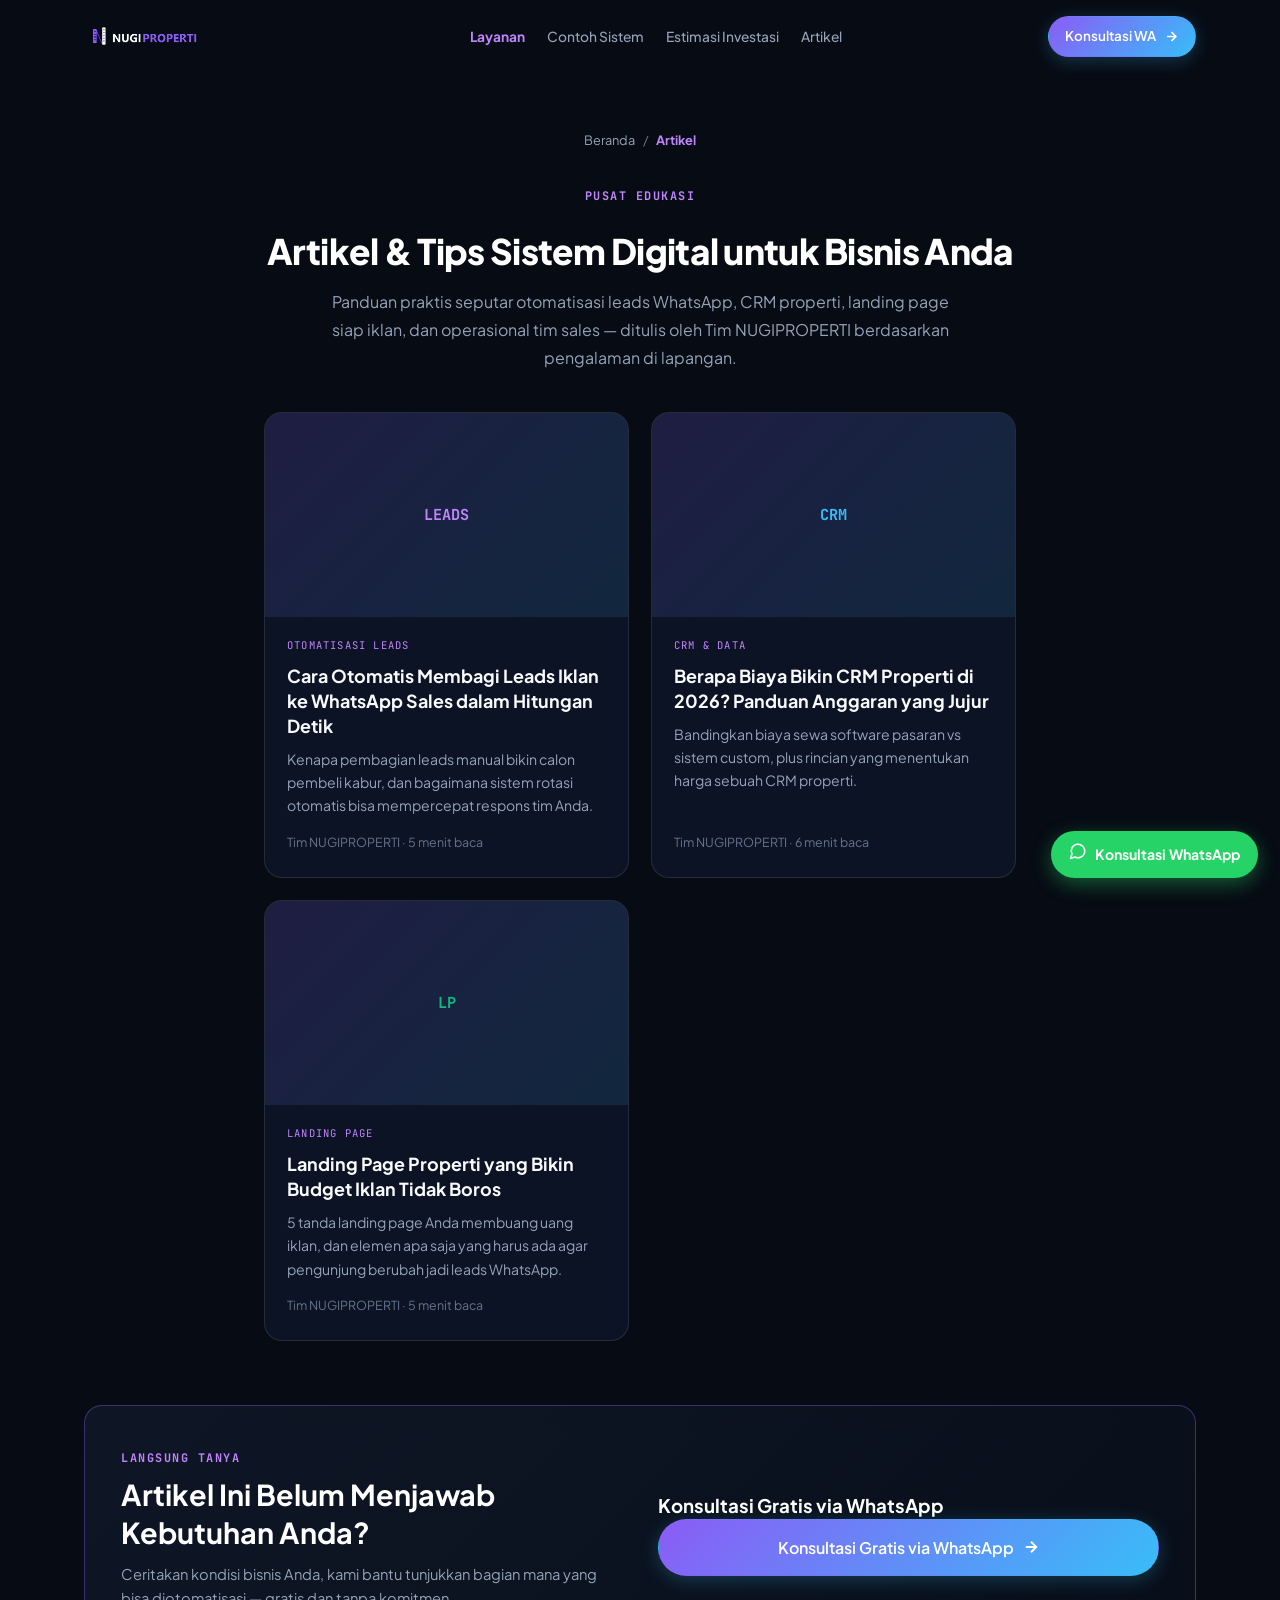
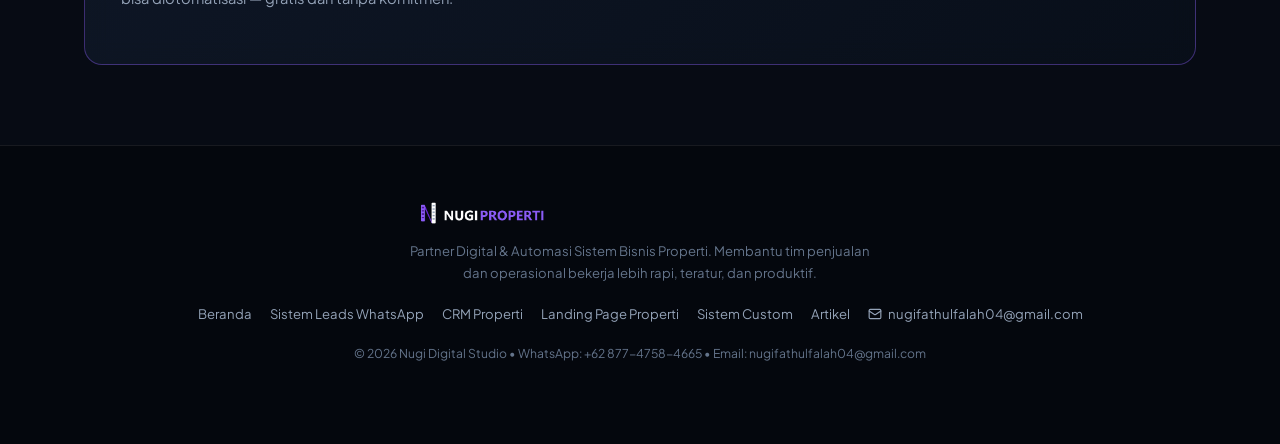
<file: website/artikel/index.html>
<!DOCTYPE html>
<html lang="id">
<head>
  <meta charset="UTF-8">
  <meta name="viewport" content="width=device-width, initial-scale=1.0">
  <title>Artikel & Tips Sistem Digital Properti | NUGIPROPERTI</title>
  <meta name="description" content="Panduan praktis seputar sistem digital properti: otomatisasi leads WhatsApp, biaya CRM properti, landing page siap iklan, dan tips operasional tim sales.">
  <meta name="robots" content="index, follow, max-image-preview:large">
  <meta name="author" content="Tim NUGIPROPERTI">
  <link rel="canonical" href="https://www.nugi.biz.id/artikel">
  <meta name="theme-color" content="#070b14">

  <!-- Google Fonts -->
  <link rel="preconnect" href="https://fonts.googleapis.com">
  <link rel="preconnect" href="https://fonts.gstatic.com" crossorigin>
  <link href="https://fonts.googleapis.com/css2?family=Plus+Jakarta+Sans:wght@400;500;600;700;800&family=JetBrains+Mono:wght@400;500&display=swap" rel="stylesheet">

  <!-- Favicon -->
  <link rel="icon" type="image/png" href="../assets/brand/nugi_properti_avatar.png">
  <link rel="apple-touch-icon" href="../assets/brand/nugi_properti_avatar.png">

  <!-- CSS -->
  <link rel="stylesheet" href="../style.css">
  <link rel="stylesheet" href="artikel.css">

  <!-- Open Graph -->
  <meta property="og:type" content="website">
  <meta property="og:locale" content="id_ID">
  <meta property="og:site_name" content="NUGIPROPERTI">
  <meta property="og:title" content="Artikel & Tips Sistem Digital Properti | NUGIPROPERTI">
  <meta property="og:description" content="Panduan praktis otomatisasi leads, CRM properti, dan landing page siap iklan.">
  <meta property="og:url" content="https://www.nugi.biz.id/artikel">
  <meta property="og:image" content="https://www.nugi.biz.id/assets/brand/nugi_properti_avatar.png">
  <meta property="og:image:width" content="1024">
  <meta property="og:image:height" content="1024">

  <!-- Twitter Card -->
  <meta name="twitter:card" content="summary_large_image">
  <meta name="twitter:title" content="Artikel & Tips Sistem Digital Properti | NUGIPROPERTI">
  <meta name="twitter:description" content="Panduan praktis otomatisasi leads, CRM properti, dan landing page siap iklan.">
  <meta name="twitter:image" content="https://www.nugi.biz.id/assets/brand/nugi_properti_avatar.png">

  <!-- JSON-LD: CollectionPage + BreadcrumbList -->
  <script type="application/ld+json">
  {
    "@context": "https://schema.org",
    "@graph": [
      {
        "@type": "CollectionPage",
        "@id": "https://www.nugi.biz.id/artikel#collection",
        "url": "https://www.nugi.biz.id/artikel",
        "name": "Artikel & Tips Sistem Digital Properti",
        "isPartOf": { "@id": "https://www.nugi.biz.id/#website" },
        "description": "Kumpulan artikel dan panduan praktis seputar sistem digital, otomatisasi leads, dan operasional tim sales properti."
      },
      {
        "@type": "BreadcrumbList",
        "itemListElement": [
          { "@type": "ListItem", "position": 1, "name": "Beranda", "item": "https://www.nugi.biz.id/" },
          { "@type": "ListItem", "position": 2, "name": "Artikel", "item": "https://www.nugi.biz.id/artikel" }
        ]
      }
    ]
  }
  </script>

  <!-- Tracking config -->
  <script>window.NUGI_TRACKING = { metaPixelId: "", ga4Id: "", googleAdsId: "" };</script>
</head>
<body class="article-page">

  <!-- Navbar -->
  <header class="navbar" id="navbar">
    <div class="container nav-container">
      <a href="../" class="brand-logo">
        <img src="../assets/brand/nugi_properti_logo.png" alt="NUGIPROPERTI - Sistem Digital dan Automasi Bisnis Properti" class="brand-logo-img" />
      </a>

      <nav class="nav-menu" id="navMenu">
        <a href="../sistem-leads-whatsapp" class="nav-link nav-link-highlight">Layanan</a>
        <a href="../#portfolio" class="nav-link">Contoh Sistem</a>
        <a href="../#estimasi" class="nav-link">Estimasi Investasi</a>
        <a href="./" class="nav-link">Artikel</a>
      </nav>

      <div class="nav-cta">
        <a href="https://wa.me/6287747584665?text=Halo%20Mas%20Nugi,%20saya%20tertarik%20konsultasi%20sistem%20digital%20untuk%20bisnis%20saya." target="_blank" class="btn btn-primary btn-sm" data-cta="nav-artikel">
          <span>Konsultasi WA</span>
          <svg width="15" height="15" viewBox="0 0 24 24" fill="none" stroke="currentColor" stroke-width="2.5"><path d="M5 12h14M12 5l7 7-7 7"/></svg>
        </a>
      </div>

      <button class="mobile-toggle" id="mobileToggle" aria-label="Menu Toggle">
        <span></span><span></span><span></span>
      </button>
    </div>
  </header>

  <!-- Header -->
  <section class="art-index-header">
    <div class="article-wrap">
      <div class="article-breadcrumb" style="justify-content:center;">
        <a href="../">Beranda</a>
        <span class="sep">/</span>
        <span class="current">Artikel</span>
      </div>
      <span class="section-badge" style="letter-spacing:1.5px;">PUSAT EDUKASI</span>
      <h1 class="art-index-title">Artikel &amp; Tips Sistem Digital untuk Bisnis Anda</h1>
      <p class="art-index-sub">
        Panduan praktis seputar otomatisasi leads WhatsApp, CRM properti, landing page siap iklan, dan operasional tim sales — ditulis oleh Tim NUGIPROPERTI berdasarkan pengalaman di lapangan.
      </p>
    </div>
  </section>

  <!-- Artikel grid -->
  <section>
    <div class="article-wrap">
      <div class="art-grid">

        <a href="cara-otomatis-membagi-leads-iklan-ke-whatsapp-sales/" class="art-card">
          <div class="art-card-thumb"><span style="font-family:'JetBrains Mono',monospace;font-size:0.95rem;font-weight:700;color:var(--accent-violet-soft);">LEADS</span></div>
          <div class="art-card-body">
            <span class="art-card-cat">Otomatisasi Leads</span>
            <span class="art-card-title">Cara Otomatis Membagi Leads Iklan ke WhatsApp Sales dalam Hitungan Detik</span>
            <span class="art-card-desc">Kenapa pembagian leads manual bikin calon pembeli kabur, dan bagaimana sistem rotasi otomatis bisa mempercepat respons tim Anda.</span>
            <span class="art-card-meta">Tim NUGIPROPERTI · 5 menit baca</span>
          </div>
        </a>

        <a href="berapa-biaya-bikin-crm-properti/" class="art-card">
          <div class="art-card-thumb"><span style="font-family:'JetBrains Mono',monospace;font-size:0.95rem;font-weight:700;color:var(--accent-cyan);">CRM</span></div>
          <div class="art-card-body">
            <span class="art-card-cat">CRM &amp; Data</span>
            <span class="art-card-title">Berapa Biaya Bikin CRM Properti di 2026? Panduan Anggaran yang Jujur</span>
            <span class="art-card-desc">Bandingkan biaya sewa software pasaran vs sistem custom, plus rincian yang menentukan harga sebuah CRM properti.</span>
            <span class="art-card-meta">Tim NUGIPROPERTI · 6 menit baca</span>
          </div>
        </a>

        <a href="landing-page-properti-agar-iklan-tidak-boros/" class="art-card">
          <div class="art-card-thumb"><span style="font-family:'JetBrains Mono',monospace;font-size:0.95rem;font-weight:700;color:var(--accent-emerald);">LP</span></div>
          <div class="art-card-body">
            <span class="art-card-cat">Landing Page</span>
            <span class="art-card-title">Landing Page Properti yang Bikin Budget Iklan Tidak Boros</span>
            <span class="art-card-desc">5 tanda landing page Anda membuang uang iklan, dan elemen apa saja yang harus ada agar pengunjung berubah jadi leads WhatsApp.</span>
            <span class="art-card-meta">Tim NUGIPROPERTI · 5 menit baca</span>
          </div>
        </a>

      </div>
    </div>
  </section>

  <!-- CTA -->
  <section class="section consultation-section" style="padding-top:0;">
    <div class="container">
      <div class="card consultation-card">
        <div class="consultation-grid">
          <div class="consultation-text">
            <span class="section-badge">LANGSUNG TANYA</span>
            <h2 class="consultation-title">Artikel Ini Belum Menjawab Kebutuhan Anda?</h2>
            <p class="consultation-subtitle">Ceritakan kondisi bisnis Anda, kami bantu tunjukkan bagian mana yang bisa diotomatisasi — gratis dan tanpa komitmen.</p>
          </div>
          <div class="consultation-form-box">
            <h3 class="form-box-title">Konsultasi Gratis via WhatsApp</h3>
            <a href="https://wa.me/6287747584665?text=Halo%20Mas%20Nugi,%20saya%20sudah%20baca%20artikel%20di%20website%20dan%20ingin%20konsultasi%20lebih%20lanjut." target="_blank" class="btn btn-primary btn-block btn-lg" data-cta="artikel-cta">
              <span>Konsultasi Gratis via WhatsApp</span>
              <svg width="18" height="18" viewBox="0 0 24 24" fill="none" stroke="currentColor" stroke-width="2.5"><path d="M5 12h14M12 5l7 7-7 7"/></svg>
            </a>
          </div>
        </div>
      </div>
    </div>
  </section>

  <!-- Footer -->
  <footer class="footer">
    <div class="container footer-container">
      <div class="footer-left">
        <a href="../" class="brand-logo">
          <img src="../assets/brand/nugi_properti_logo.png" alt="NUGIPROPERTI - Sistem Digital dan Automasi Bisnis Properti" class="brand-logo-img">
        </a>
        <p class="footer-tagline">Partner Digital &amp; Automasi Sistem Bisnis Properti. Membantu tim penjualan dan operasional bekerja lebih rapi, teratur, dan produktif.</p>
      </div>

      <div class="footer-links">
        <a href="../">Beranda</a>
        <a href="../sistem-leads-whatsapp">Sistem Leads WhatsApp</a>
        <a href="../crm-properti">CRM Properti</a>
        <a href="../landing-page-properti">Landing Page Properti</a>
        <a href="../sistem-custom">Sistem Custom</a>
        <a href="./">Artikel</a>
        <a href="mailto:nugifathulfalah04@gmail.com" class="email-link"><svg class="icon" viewBox="0 0 24 24"><rect width="20" height="16" x="2" y="4" rx="2"/><path d="m22 7-8.97 5.7a1.94 1.94 0 0 1-2.06 0L2 7"/></svg> nugifathulfalah04@gmail.com</a>
      </div>

      <div class="footer-bottom">
        <p>&copy; 2026 Nugi Digital Studio &bull; WhatsApp: +62 877-4758-4665 &bull; Email: nugifathulfalah04@gmail.com</p>
      </div>
    </div>
  </footer>

  <!-- Sticky Float WhatsApp -->
  <div class="sticky-wa-float">
    <a href="https://wa.me/6287747584665?text=Halo%20Mas%20Nugi,%20saya%20ingin%20konsultasi%20sistem%20digital%20untuk%20bisnis%20saya." target="_blank" class="float-wa-btn" id="btnStickyWA" aria-label="Konsultasi WhatsApp" data-cta="artikel-sticky">
      <span class="float-icon"><svg class="icon" viewBox="0 0 24 24"><path d="M7.9 20A9 9 0 1 0 4 16.1L2 22Z"/></svg></span>
      <span class="float-text">Konsultasi WhatsApp</span>
    </a>
  </div>

  <!-- JavaScript -->
  <script src="../app.js"></script>
</body>
</html>
</file>
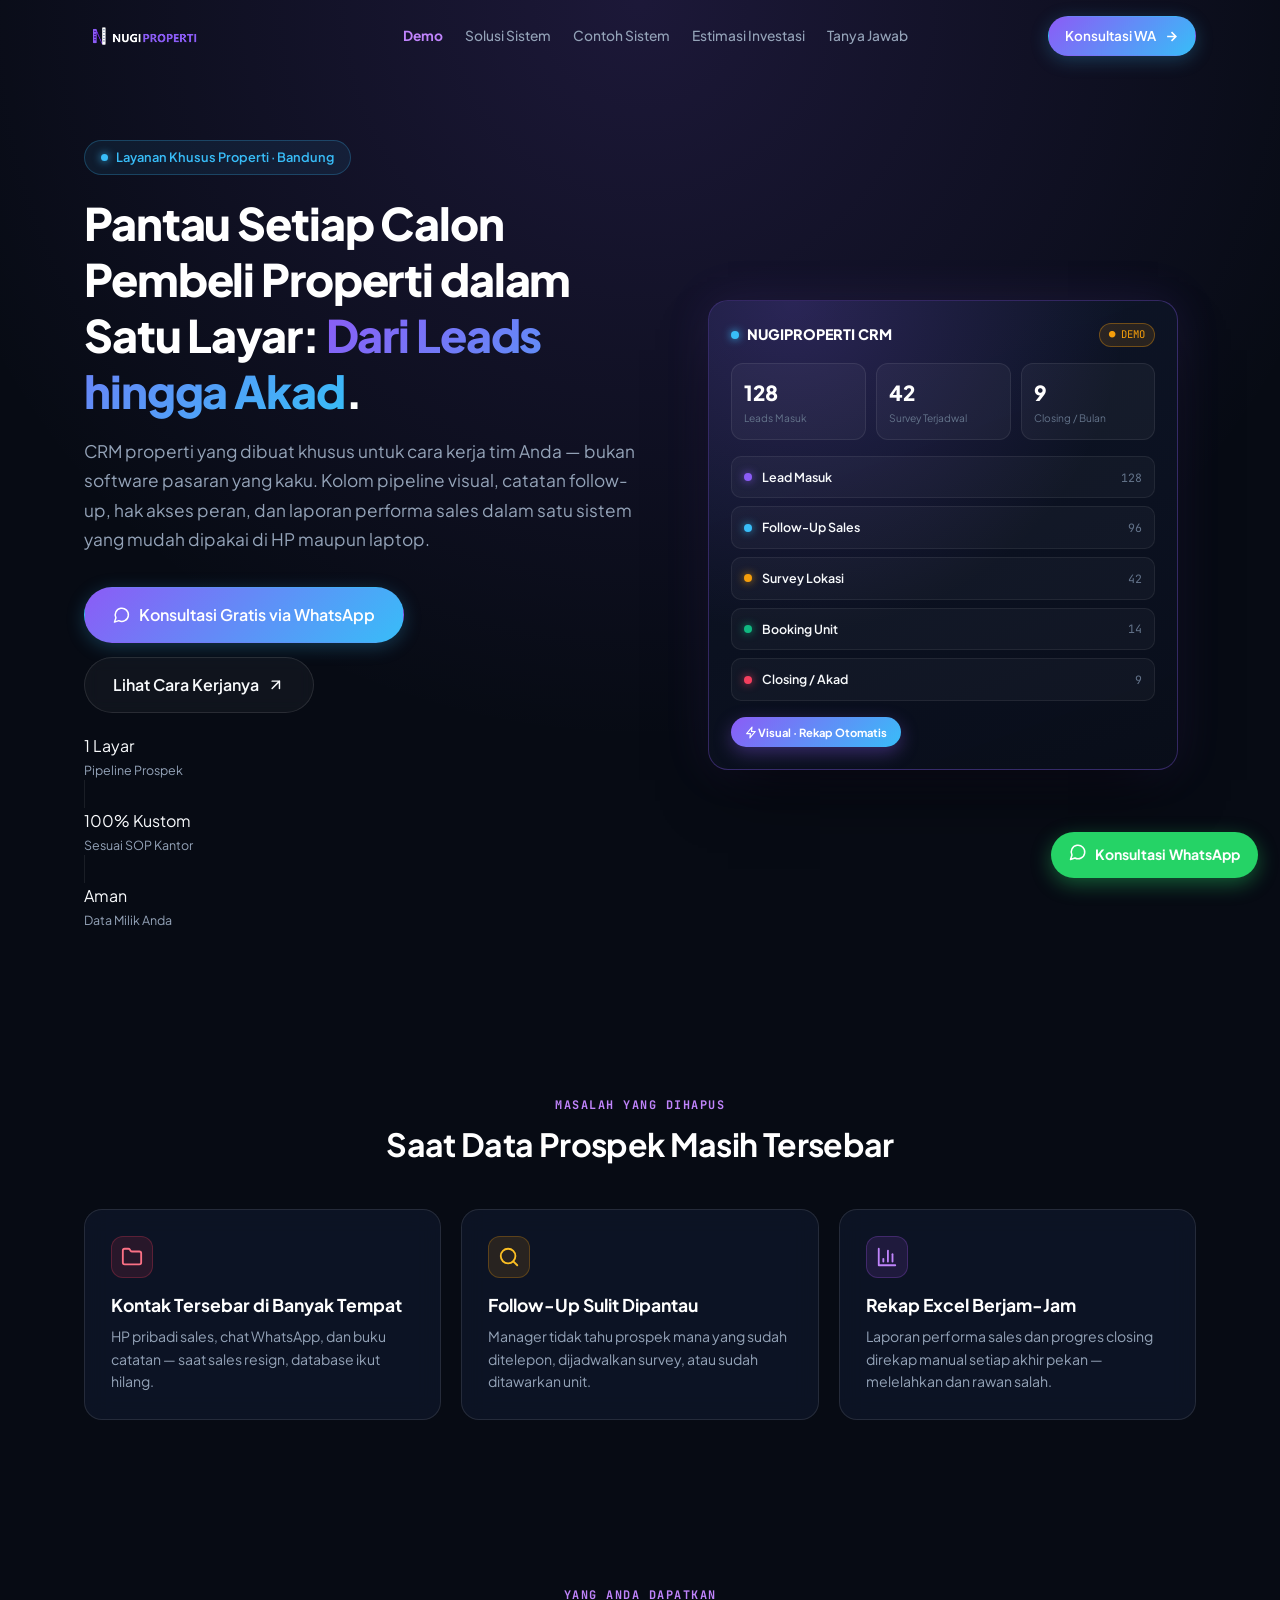
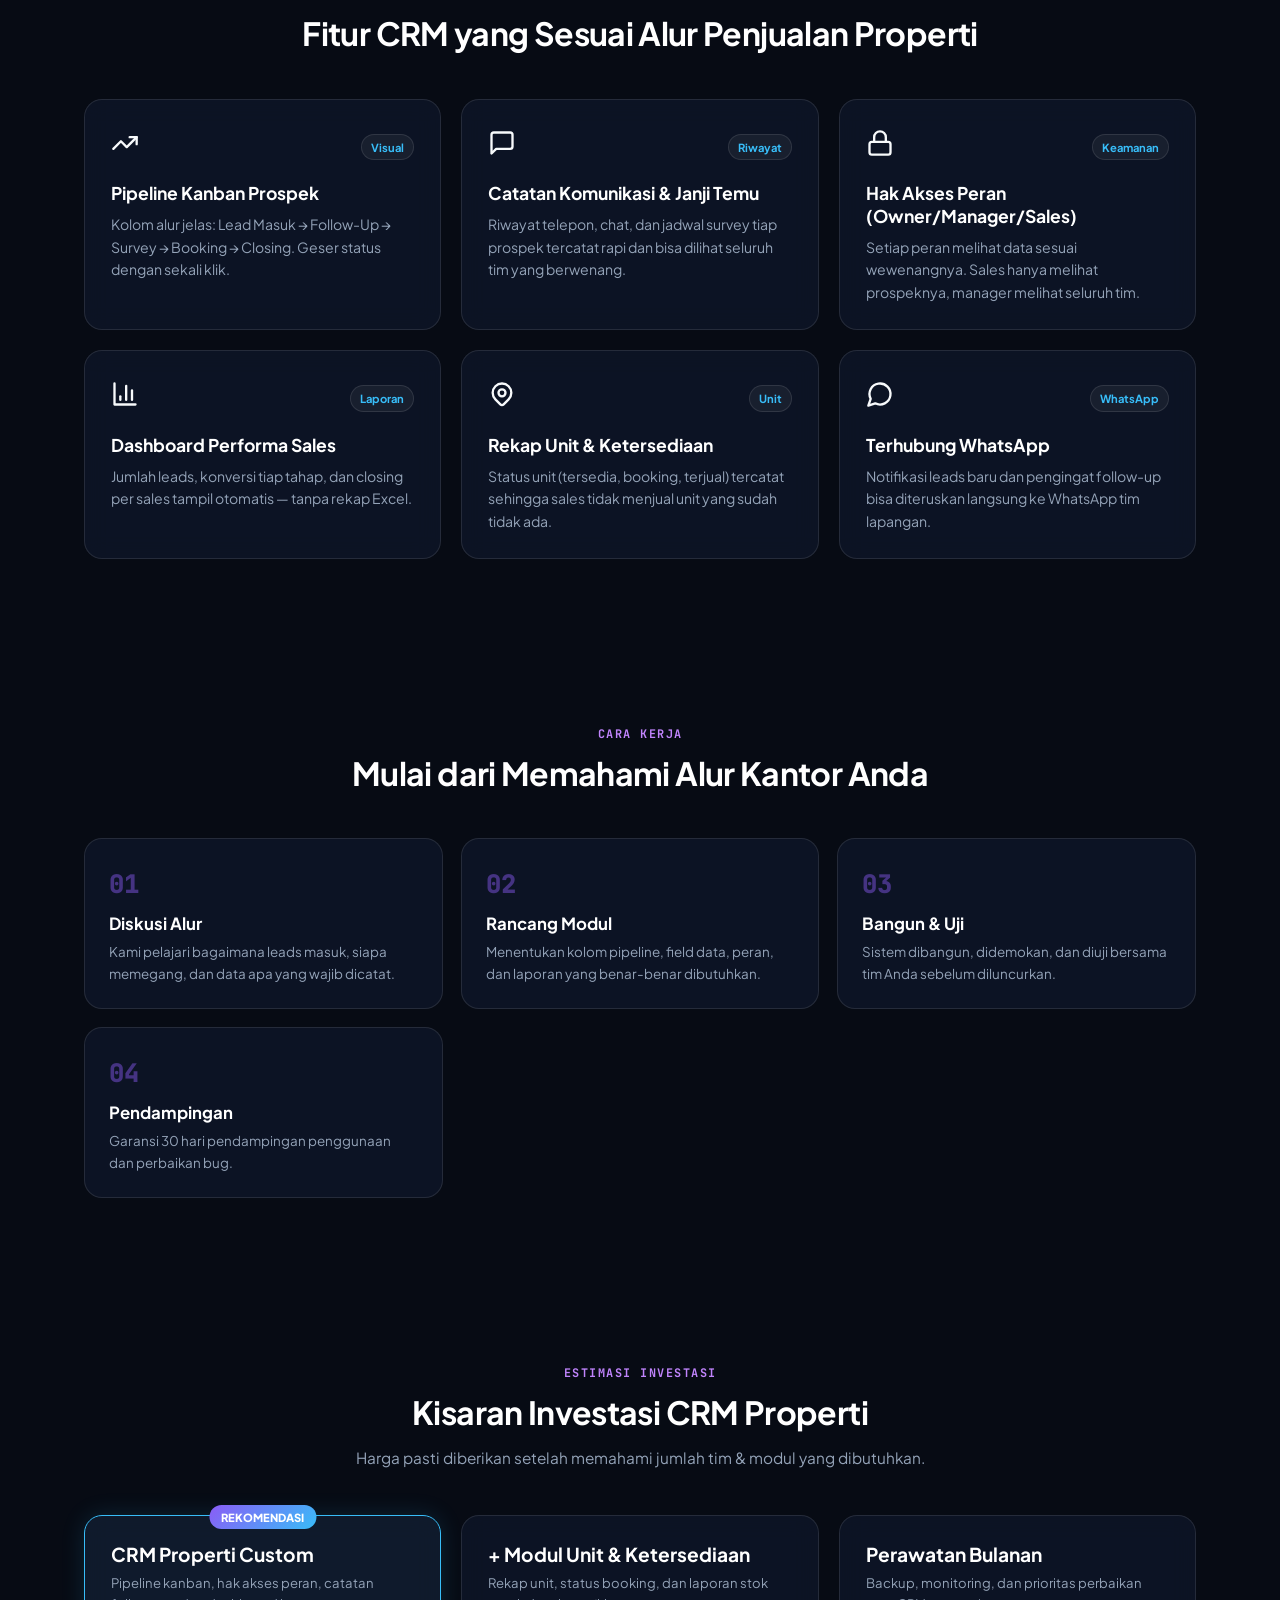
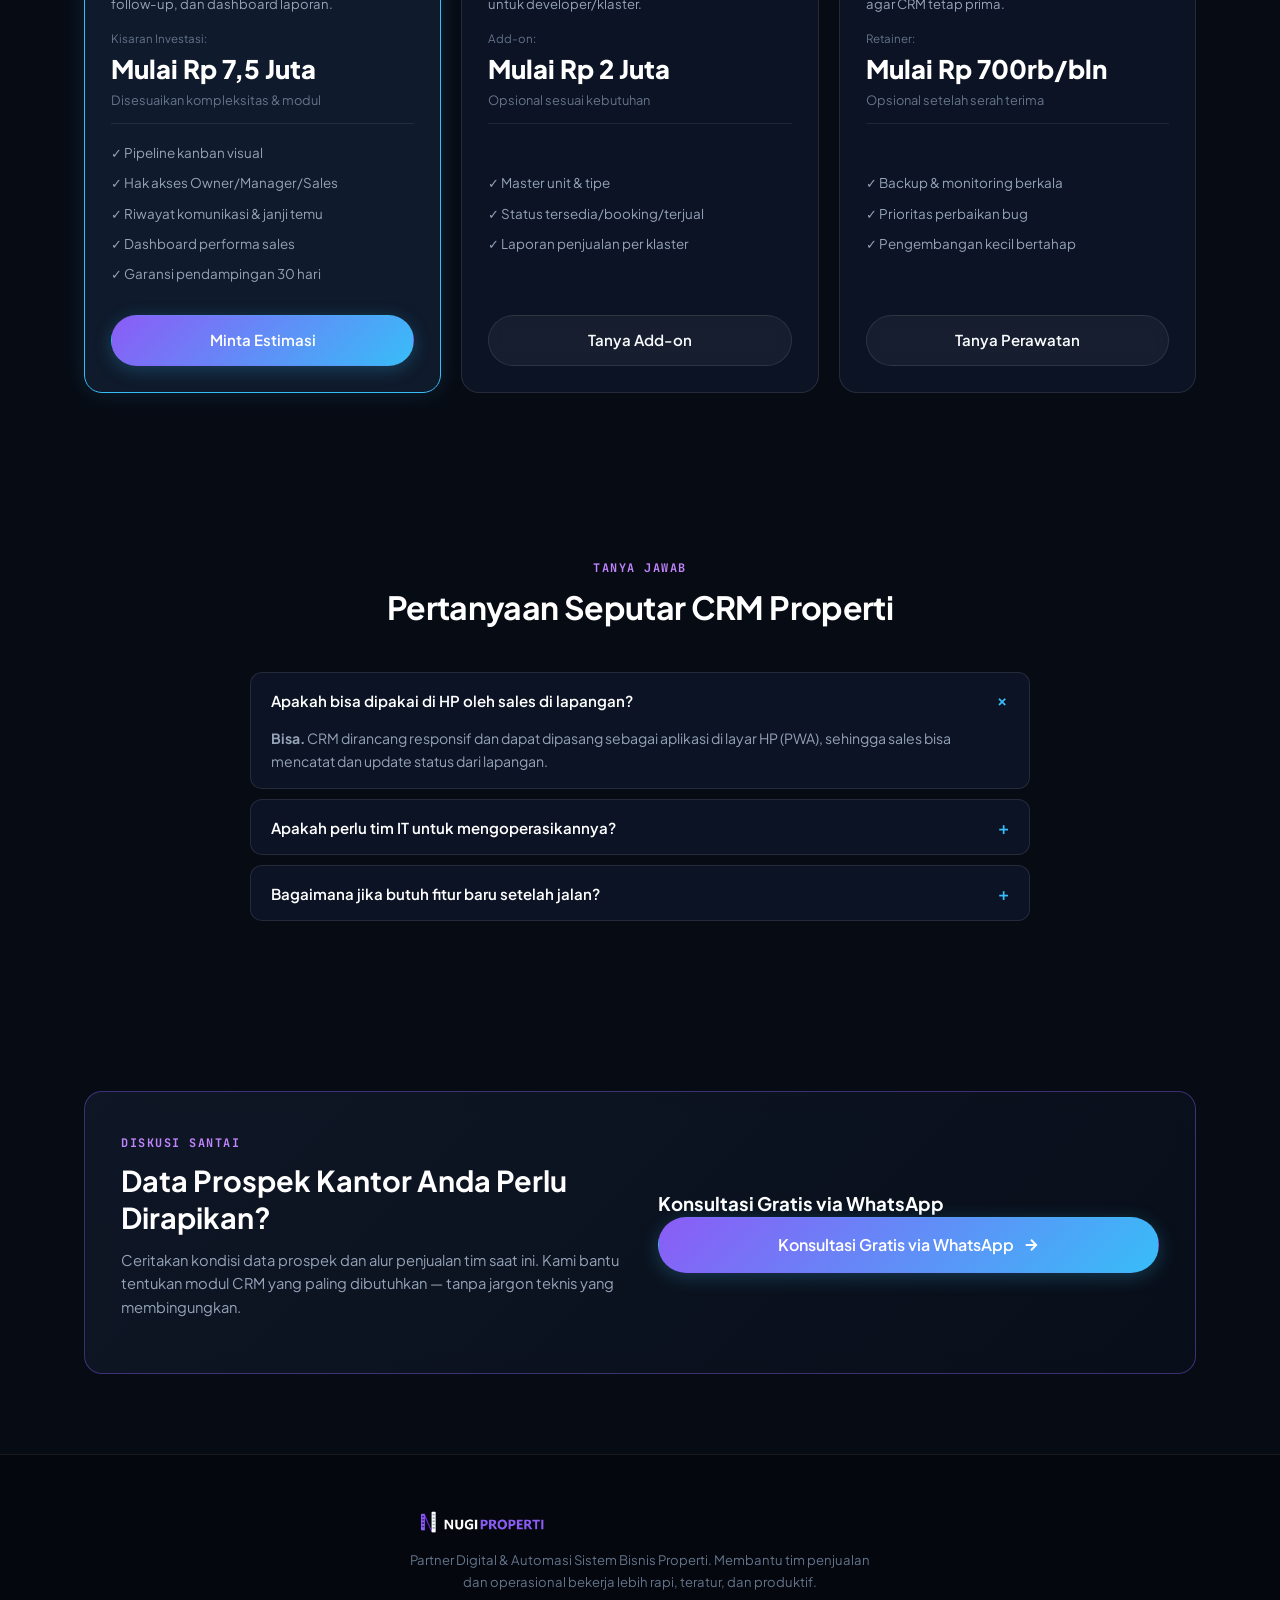
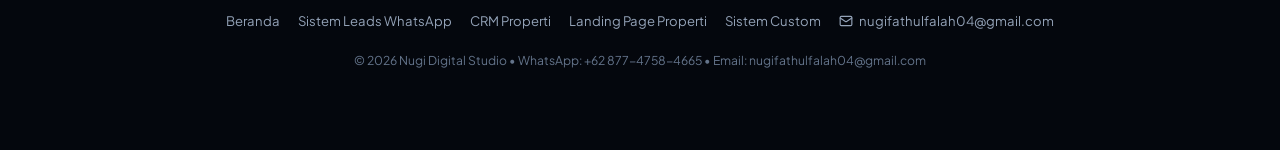
<file: website/crm-properti/index.html>
<!DOCTYPE html>
<html lang="id">
<head>
  <meta charset="UTF-8">
  <meta name="viewport" content="width=device-width, initial-scale=1.0">
  <title>CRM untuk Tim Sales Properti di Bandung | NUGIPROPERTI</title>
  <meta name="description" content="Jasa pembuatan CRM properti di Bandung: pantau calon pembeli dari leads hingga akad, rekap follow-up & survey, laporan performa sales. Mulai Rp 7,5 juta.">
  <meta name="keywords" content="crm properti, crm sales bandung, aplikasi crm agen properti, crm developer perumahan, pipeline prospek properti, jasa pembuatan crm">
  <meta name="robots" content="index, follow, max-image-preview:large">
  <meta name="author" content="NUGIPROPERTI">
  <link rel="canonical" href="https://www.nugi.biz.id/crm-properti">
  <meta name="theme-color" content="#070b14">

  <!-- Google Fonts -->
  <link rel="preconnect" href="https://fonts.googleapis.com">
  <link rel="preconnect" href="https://fonts.gstatic.com" crossorigin>
  <link href="https://fonts.googleapis.com/css2?family=Plus+Jakarta+Sans:wght@400;500;600;700;800&family=JetBrains+Mono:wght@400;500&display=swap" rel="stylesheet">

  <!-- Favicon -->
  <link rel="icon" type="image/png" href="../assets/brand/nugi_properti_avatar.png">
  <link rel="apple-touch-icon" href="../assets/brand/nugi_properti_avatar.png">

  <!-- CSS -->
  <link rel="stylesheet" href="../style.css">

  <!-- Open Graph -->
  <meta property="og:type" content="website">
  <meta property="og:locale" content="id_ID">
  <meta property="og:site_name" content="NUGIPROPERTI">
  <meta property="og:title" content="CRM untuk Tim Sales Properti di Bandung">
  <meta property="og:description" content="Pantau setiap calon pembeli dari leads hingga akad. Follow-up terkontrol, data aman, laporan performa jelas.">
  <meta property="og:url" content="https://www.nugi.biz.id/crm-properti">
  <meta property="og:image" content="https://www.nugi.biz.id/assets/brand/nugi_properti_avatar.png">
  <meta property="og:image:width" content="1024">
  <meta property="og:image:height" content="1024">

  <!-- Twitter Card -->
  <meta name="twitter:card" content="summary_large_image">
  <meta name="twitter:title" content="CRM untuk Tim Sales Properti di Bandung">
  <meta name="twitter:description" content="Pipeline visual prospek properti: Lead → Follow-Up → Survey → Booking → Akad.">
  <meta name="twitter:image" content="https://www.nugi.biz.id/assets/brand/nugi_properti_avatar.png">

  <!-- JSON-LD: Service + BreadcrumbList + FAQPage -->
  <script type="application/ld+json">
  {
    "@context": "https://schema.org",
    "@graph": [
      {
        "@type": "Service",
        "@id": "https://www.nugi.biz.id/crm-properti#service",
        "name": "CRM untuk Tim Sales Properti",
        "serviceType": "Property CRM Software",
        "provider": {
          "@type": "ProfessionalService",
          "name": "NUGIPROPERTI",
          "url": "https://www.nugi.biz.id/",
          "telephone": "+6287747584665",
          "email": "nugifathulfalah04@gmail.com",
          "address": {
            "@type": "PostalAddress",
            "addressLocality": "Bandung",
            "addressRegion": "Jawa Barat",
            "addressCountry": "ID"
          },
          "areaServed": { "@type": "City", "name": "Bandung" }
        },
        "areaServed": { "@type": "City", "name": "Bandung" },
        "url": "https://www.nugi.biz.id/crm-properti",
        "description": "Dashboard visual terpusat untuk mencatat dan memantau calon pembeli properti dari leads hingga akad, lengkap dengan hak akses peran dan laporan performa tim.",
        "offers": {
          "@type": "Offer",
          "price": "7500000",
          "priceCurrency": "IDR",
          "description": "Estimasi awal CRM properti (tergantung jumlah tim & kompleksitas fitur)"
        }
      },
      {
        "@type": "BreadcrumbList",
        "itemListElement": [
          { "@type": "ListItem", "position": 1, "name": "Beranda", "item": "https://www.nugi.biz.id/" },
          { "@type": "ListItem", "position": 2, "name": "CRM Properti", "item": "https://www.nugi.biz.id/crm-properti" }
        ]
      },
      {
        "@type": "FAQPage",
        "mainEntity": [
          {
            "@type": "Question",
            "name": "Apa bedanya CRM ini dengan spreadsheet atau buku catatan?",
            "acceptedAnswer": {
              "@type": "Answer",
              "text": "CRM menampilkan alur prospek secara visual dalam kolom pipeline, menyimpan riwayat komunikasi, mengatur hak akses peran, dan menghasilkan laporan performa tanpa rekap manual."
            }
          },
          {
            "@type": "Question",
            "name": "Apakah data calon pembeli aman jika sales keluar dari tim?",
            "acceptedAnswer": {
              "@type": "Answer",
              "text": "Ya. Database tersimpan di sistem milik Anda dengan akses terbatas sesuai peran, sehingga kontak dan riwayat tetap aman meski ada anggota tim yang berhenti."
            }
          },
          {
            "@type": "Question",
            "name": "Berapa biaya pembuatan CRM properti?",
            "acceptedAnswer": {
              "@type": "Answer",
              "text": "Estimasi mulai Rp 7,5 juta tergantung jumlah tim, modul, dan kompleksitas alur. Harga pasti diberikan setelah diskusi kebutuhan kantor Anda."
            }
          }
        ]
      }
    ]
  }
  </script>

  <!-- Tracking config -->
  <script>window.NUGI_TRACKING = { metaPixelId: "", ga4Id: "", googleAdsId: "" };</script>
</head>
<body>

  <!-- Navbar -->
  <header class="navbar" id="navbar">
    <div class="container nav-container">
      <a href="../" class="brand-logo">
        <img src="../assets/brand/nugi_properti_logo.png" alt="NUGIPROPERTI - Sistem Digital dan Automasi Bisnis Properti" class="brand-logo-img" />
      </a>

      <nav class="nav-menu" id="navMenu">
        <a href="../demo" class="nav-link nav-link-highlight">Demo</a>
        <a href="../#solusi" class="nav-link">Solusi Sistem</a>
        <a href="../#portfolio" class="nav-link">Contoh Sistem</a>
        <a href="../#estimasi" class="nav-link">Estimasi Investasi</a>
        <a href="../#faq" class="nav-link">Tanya Jawab</a>
      </nav>

      <div class="nav-cta">
        <a href="https://wa.me/6287747584665?text=Halo%20Mas%20Nugi,%20saya%20tertarik%20konsultasi%20pembuatan%20CRM%20Properti." target="_blank" class="btn btn-primary btn-sm" data-cta="nav-crm">
          <span>Konsultasi WA</span>
          <svg width="15" height="15" viewBox="0 0 24 24" fill="none" stroke="currentColor" stroke-width="2.5"><path d="M5 12h14M12 5l7 7-7 7"/></svg>
        </a>
      </div>

      <button class="mobile-toggle" id="mobileToggle" aria-label="Menu Toggle">
        <span></span><span></span><span></span>
      </button>
    </div>
  </header>

  <!-- Hero -->
  <section class="hero-section" id="hero">
    <div class="container hero-container">
      <div class="hero-copy">
        <div class="badge-pill">
          <span class="badge-dot"></span>
          <span>Layanan Khusus Properti · Bandung</span>
        </div>

        <h1 class="hero-title">
          Pantau Setiap Calon Pembeli Properti dalam Satu Layar: <span class="gradient-text">Dari Leads hingga Akad</span>.
        </h1>

        <p class="hero-subtitle">
          CRM properti yang dibuat khusus untuk cara kerja tim Anda — bukan software pasaran yang kaku. Kolom pipeline visual, catatan follow-up, hak akses peran, dan laporan performa sales dalam satu sistem yang mudah dipakai di HP maupun laptop.
        </p>

        <div class="hero-actions">
          <a href="https://wa.me/6287747584665?text=Halo%20Mas%20Nugi,%20saya%20ingin%20diskusi%20soal%20CRM%20untuk%20tim%20properti%20saya." target="_blank" class="btn btn-primary btn-lg" data-cta="crm-hero">
            <svg class="icon" viewBox="0 0 24 24"><path d="M7.9 20A9 9 0 1 0 4 16.1L2 22Z"/></svg>
            <span>Konsultasi Gratis via WhatsApp</span>
          </a>
          <a href="#cara-kerja" class="btn btn-secondary btn-lg">
            <span>Lihat Cara Kerjanya</span>
            <svg class="icon" viewBox="0 0 24 24"><path d="M7 17l10-10M17 17V7H7"/></svg>
          </a>
        </div>

        <div class="trust-strip">
          <div class="trust-item">
            <div class="trust-number">1 Layar</div>
            <div class="trust-label">Pipeline Prospek</div>
          </div>
          <div class="trust-divider"></div>
          <div class="trust-item">
            <div class="trust-number">100% Kustom</div>
            <div class="trust-label">Sesuai SOP Kantor</div>
          </div>
          <div class="trust-divider"></div>
          <div class="trust-item">
            <div class="trust-number">Aman</div>
            <div class="trust-label">Data Milik Anda</div>
          </div>
        </div>
      </div>

      <!-- Mini dashboard mockup -->
      <div class="hero-visual">
        <div class="dashboard-mockup">
          <div class="mockup-header">
            <div class="mockup-brand"><span class="m-dot"></span>NUGIPROPERTI CRM</div>
            <span class="mockup-live">● DEMO</span>
          </div>
          <div class="mockup-metrics">
            <div class="mockup-metric">
              <div class="m-value">128</div>
              <div class="m-label">Leads Masuk</div>
            </div>
            <div class="mockup-metric">
              <div class="m-value">42</div>
              <div class="m-label">Survey Terjadwal</div>
            </div>
            <div class="mockup-metric">
              <div class="m-value">9</div>
              <div class="m-label">Closing / Bulan</div>
            </div>
          </div>
          <div class="mockup-pipeline">
            <div class="mockup-stage"><span class="stage-dot v"></span><span class="stage-name">Lead Masuk</span><span class="stage-count">128</span></div>
            <div class="mockup-stage"><span class="stage-dot c"></span><span class="stage-name">Follow-Up Sales</span><span class="stage-count">96</span></div>
            <div class="mockup-stage"><span class="stage-dot a"></span><span class="stage-name">Survey Lokasi</span><span class="stage-count">42</span></div>
            <div class="mockup-stage"><span class="stage-dot e"></span><span class="stage-name">Booking Unit</span><span class="stage-count">14</span></div>
            <div class="mockup-stage"><span class="stage-dot r"></span><span class="stage-name">Closing / Akad</span><span class="stage-count">9</span></div>
          </div>
          <span class="mockup-chip"><svg class="icon" viewBox="0 0 24 24" style="width:13px;height:13px;"><path d="M13 2 3 14h7l-1 8 10-12h-7l1-8Z"/></svg> Visual · Rekap Otomatis</span>
        </div>
      </div>
    </div>
  </section>

  <!-- Masalah -->
  <section class="section problem-section" id="masalah">
    <div class="container">
      <div class="section-header text-center">
        <span class="section-badge">MASALAH YANG DIHAPUS</span>
        <h2 class="section-title">Saat Data Prospek Masih Tersebar</h2>
      </div>
      <div class="grid grid-3">
        <div class="card problem-card">
          <div class="card-icon-box bg-red"><svg class="icon" viewBox="0 0 24 24"><path d="M20 20a2 2 0 0 0 2-2V8a2 2 0 0 0-2-2h-7.9a2 2 0 0 1-1.69-.9L9.6 3.9A2 2 0 0 0 7.93 3H4a2 2 0 0 0-2 2v13a2 2 0 0 0 2 2Z"/></svg></div>
          <h3 class="card-title">Kontak Tersebar di Banyak Tempat</h3>
          <p class="card-text">HP pribadi sales, chat WhatsApp, dan buku catatan — saat sales resign, database ikut hilang.</p>
        </div>
        <div class="card problem-card">
          <div class="card-icon-box bg-orange"><svg class="icon" viewBox="0 0 24 24"><circle cx="11" cy="11" r="8"/><path d="m21 21-4.3-4.3"/></svg></div>
          <h3 class="card-title">Follow-Up Sulit Dipantau</h3>
          <p class="card-text">Manager tidak tahu prospek mana yang sudah ditelepon, dijadwalkan survey, atau sudah ditawarkan unit.</p>
        </div>
        <div class="card problem-card">
          <div class="card-icon-box bg-purple"><svg class="icon" viewBox="0 0 24 24"><path d="M3 3v18h18"/><path d="M18 17V9"/><path d="M13 17V5"/><path d="M8 17v-3"/></svg></div>
          <h3 class="card-title">Rekap Excel Berjam-Jam</h3>
          <p class="card-text">Laporan performa sales dan progres closing direkap manual setiap akhir pekan — melelahkan dan rawan salah.</p>
        </div>
      </div>
    </div>
  </section>

  <!-- Fitur -->
  <section class="section solutions-section" id="fitur">
    <div class="container">
      <div class="section-header text-center">
        <span class="section-badge">YANG ANDA DAPATKAN</span>
        <h2 class="section-title">Fitur CRM yang Sesuai Alur Penjualan Properti</h2>
      </div>
      <div class="grid grid-3">
        <div class="card solution-card">
          <div class="solution-header">
            <span class="solution-icon"><svg class="icon" viewBox="0 0 24 24"><polyline points="22 7 13.5 15.5 8.5 10.5 2 17"/><polyline points="16 7 22 7 22 13"/></svg></span>
            <span class="solution-tag">Visual</span>
          </div>
          <h3 class="card-title">Pipeline Kanban Prospek</h3>
          <p class="card-text">Kolom alur jelas: Lead Masuk → Follow-Up → Survey → Booking → Closing. Geser status dengan sekali klik.</p>
        </div>
        <div class="card solution-card">
          <div class="solution-header">
            <span class="solution-icon"><svg class="icon" viewBox="0 0 24 24"><path d="M21 15a2 2 0 0 1-2 2H7l-4 4V5a2 2 0 0 1 2-2h14a2 2 0 0 1 2 2z"/></svg></span>
            <span class="solution-tag">Riwayat</span>
          </div>
          <h3 class="card-title">Catatan Komunikasi &amp; Janji Temu</h3>
          <p class="card-text">Riwayat telepon, chat, dan jadwal survey tiap prospek tercatat rapi dan bisa dilihat seluruh tim yang berwenang.</p>
        </div>
        <div class="card solution-card">
          <div class="solution-header">
            <span class="solution-icon"><svg class="icon" viewBox="0 0 24 24"><rect width="18" height="11" x="3" y="11" rx="2" ry="2"/><path d="M7 11V7a5 5 0 0 1 10 0v4"/></svg></span>
            <span class="solution-tag">Keamanan</span>
          </div>
          <h3 class="card-title">Hak Akses Peran (Owner/Manager/Sales)</h3>
          <p class="card-text">Setiap peran melihat data sesuai wewenangnya. Sales hanya melihat prospeknya, manager melihat seluruh tim.</p>
        </div>
        <div class="card solution-card">
          <div class="solution-header">
            <span class="solution-icon"><svg class="icon" viewBox="0 0 24 24"><path d="M3 3v18h18"/><path d="M18 17V9"/><path d="M13 17V5"/><path d="M8 17v-3"/></svg></span>
            <span class="solution-tag">Laporan</span>
          </div>
          <h3 class="card-title">Dashboard Performa Sales</h3>
          <p class="card-text">Jumlah leads, konversi tiap tahap, dan closing per sales tampil otomatis — tanpa rekap Excel.</p>
        </div>
        <div class="card solution-card">
          <div class="solution-header">
            <span class="solution-icon"><svg class="icon" viewBox="0 0 24 24"><path d="M17.657 16.657L13.414 20.9a1.998 1.998 0 0 1-2.827 0l-4.244-4.243a8 8 0 1 1 11.314 0z"/><path d="M15 11a3 3 0 1 1-6 0 3 3 0 0 1 6 0z"/></svg></span>
            <span class="solution-tag">Unit</span>
          </div>
          <h3 class="card-title">Rekap Unit &amp; Ketersediaan</h3>
          <p class="card-text">Status unit (tersedia, booking, terjual) tercatat sehingga sales tidak menjual unit yang sudah tidak ada.</p>
        </div>
        <div class="card solution-card">
          <div class="solution-header">
            <span class="solution-icon"><svg class="icon" viewBox="0 0 24 24"><path d="M7.9 20A9 9 0 1 0 4 16.1L2 22Z"/></svg></span>
            <span class="solution-tag">WhatsApp</span>
          </div>
          <h3 class="card-title">Terhubung WhatsApp</h3>
          <p class="card-text">Notifikasi leads baru dan pengingat follow-up bisa diteruskan langsung ke WhatsApp tim lapangan.</p>
        </div>
      </div>
    </div>
  </section>

  <!-- Cara Kerja -->
  <section class="section process-section" id="cara-kerja">
    <div class="container">
      <div class="section-header text-center">
        <span class="section-badge">CARA KERJA</span>
        <h2 class="section-title">Mulai dari Memahami Alur Kantor Anda</h2>
      </div>
      <div class="process-timeline">
        <div class="process-step">
          <div class="step-number">01</div>
          <h3 class="step-title">Diskusi Alur</h3>
          <p class="step-desc">Kami pelajari bagaimana leads masuk, siapa memegang, dan data apa yang wajib dicatat.</p>
        </div>
        <div class="process-step">
          <div class="step-number">02</div>
          <h3 class="step-title">Rancang Modul</h3>
          <p class="step-desc">Menentukan kolom pipeline, field data, peran, dan laporan yang benar-benar dibutuhkan.</p>
        </div>
        <div class="process-step">
          <div class="step-number">03</div>
          <h3 class="step-title">Bangun &amp; Uji</h3>
          <p class="step-desc">Sistem dibangun, didemokan, dan diuji bersama tim Anda sebelum diluncurkan.</p>
        </div>
        <div class="process-step">
          <div class="step-number">04</div>
          <h3 class="step-title">Pendampingan</h3>
          <p class="step-desc">Garansi 30 hari pendampingan penggunaan dan perbaikan bug.</p>
        </div>
      </div>
    </div>
  </section>

  <!-- Estimasi -->
  <section class="section pricing-section" id="estimasi">
    <div class="container">
      <div class="section-header text-center">
        <span class="section-badge">ESTIMASI INVESTASI</span>
        <h2 class="section-title">Kisaran Investasi CRM Properti</h2>
        <p class="section-subtitle">Harga pasti diberikan setelah memahami jumlah tim &amp; modul yang dibutuhkan.</p>
      </div>
      <div class="grid grid-3">
        <div class="card pricing-card featured-pricing">
          <div class="featured-badge">REKOMENDASI</div>
          <div class="pricing-header">
            <h3 class="package-name">CRM Properti Custom</h3>
            <p class="package-desc">Pipeline kanban, hak akses peran, catatan follow-up, dan dashboard laporan.</p>
            <div class="price-box">
              <span class="price-from">Kisaran Investasi:</span>
              <span class="price-amount">Mulai Rp 7,5 Juta</span>
              <span class="price-range">Disesuaikan kompleksitas &amp; modul</span>
            </div>
          </div>
          <ul class="pricing-features">
            <li>✓ Pipeline kanban visual</li>
            <li>✓ Hak akses Owner/Manager/Sales</li>
            <li>✓ Riwayat komunikasi &amp; janji temu</li>
            <li>✓ Dashboard performa sales</li>
            <li>✓ Garansi pendampingan 30 hari</li>
          </ul>
          <a href="https://wa.me/6287747584665?text=Halo%20Mas%20Nugi,%20saya%20mau%20minta%20estimasi%20CRM%20Properti." target="_blank" class="btn btn-primary btn-block" data-cta="crm-estimasi">Minta Estimasi</a>
        </div>
        <div class="card pricing-card">
          <div class="pricing-header">
            <h3 class="package-name">+ Modul Unit &amp; Ketersediaan</h3>
            <p class="package-desc">Rekap unit, status booking, dan laporan stok untuk developer/klaster.</p>
            <div class="price-box">
              <span class="price-from">Add-on:</span>
              <span class="price-amount">Mulai Rp 2 Juta</span>
              <span class="price-range">Opsional sesuai kebutuhan</span>
            </div>
          </div>
          <ul class="pricing-features">
            <li>✓ Master unit &amp; tipe</li>
            <li>✓ Status tersedia/booking/terjual</li>
            <li>✓ Laporan penjualan per klaster</li>
          </ul>
          <a href="https://wa.me/6287747584665?text=Halo%20Mas%20Nugi,%20saya%20ingin%20tanya%20add-on%20modul%20unit%20untuk%20CRM." target="_blank" class="btn btn-secondary btn-block" data-cta="crm-addon">Tanya Add-on</a>
        </div>
        <div class="card pricing-card">
          <div class="pricing-header">
            <h3 class="package-name">Perawatan Bulanan</h3>
            <p class="package-desc">Backup, monitoring, dan prioritas perbaikan agar CRM tetap prima.</p>
            <div class="price-box">
              <span class="price-from">Retainer:</span>
              <span class="price-amount">Mulai Rp 700rb/bln</span>
              <span class="price-range">Opsional setelah serah terima</span>
            </div>
          </div>
          <ul class="pricing-features">
            <li>✓ Backup &amp; monitoring berkala</li>
            <li>✓ Prioritas perbaikan bug</li>
            <li>✓ Pengembangan kecil bertahap</li>
          </ul>
          <a href="https://wa.me/6287747584665?text=Halo%20Mas%20Nugi,%20saya%20ingin%20tanya%20skema%20perawatan%20CRM." target="_blank" class="btn btn-secondary btn-block" data-cta="crm-retainer">Tanya Perawatan</a>
        </div>
      </div>
    </div>
  </section>

  <!-- FAQ -->
  <section class="section faq-section" id="faq">
    <div class="container">
      <div class="section-header text-center">
        <span class="section-badge">TANYA JAWAB</span>
        <h2 class="section-title">Pertanyaan Seputar CRM Properti</h2>
      </div>
      <div class="faq-accordion">
        <div class="faq-item active">
          <button class="faq-question">
            <span>Apakah bisa dipakai di HP oleh sales di lapangan?</span>
            <span class="faq-icon">+</span>
          </button>
          <div class="faq-answer">
            <p><strong>Bisa.</strong> CRM dirancang responsif dan dapat dipasang sebagai aplikasi di layar HP (PWA), sehingga sales bisa mencatat dan update status dari lapangan.</p>
          </div>
        </div>
        <div class="faq-item">
          <button class="faq-question">
            <span>Apakah perlu tim IT untuk mengoperasikannya?</span>
            <span class="faq-icon">+</span>
          </button>
          <div class="faq-answer">
            <p>Tidak. Antarmukanya dibuat sederhana dan kami sertakan pendampingan penggunaan untuk tim Anda.</p>
          </div>
        </div>
        <div class="faq-item">
          <button class="faq-question">
            <span>Bagaimana jika butuh fitur baru setelah jalan?</span>
            <span class="faq-icon">+</span>
          </button>
          <div class="faq-answer">
            <p>Sistem bisa dikembangkan bertahap. Fitur tambahan dihitung sesuai ruang lingkup, dengan opsi retainer bulanan untuk prioritas pengembangan.</p>
          </div>
        </div>
      </div>
    </div>
  </section>

  <!-- CTA -->
  <section class="section consultation-section">
    <div class="container">
      <div class="card consultation-card">
        <div class="consultation-grid">
          <div class="consultation-text">
            <span class="section-badge">DISKUSI SANTAI</span>
            <h2 class="consultation-title">Data Prospek Kantor Anda Perlu Dirapikan?</h2>
            <p class="consultation-subtitle">Ceritakan kondisi data prospek dan alur penjualan tim saat ini. Kami bantu tentukan modul CRM yang paling dibutuhkan — tanpa jargon teknis yang membingungkan.</p>
          </div>
          <div class="consultation-form-box">
            <h3 class="form-box-title">Konsultasi Gratis via WhatsApp</h3>
            <a href="https://wa.me/6287747584665?text=Halo%20Mas%20Nugi,%20saya%20ingin%20konsultasi%20pembuatan%20CRM%20untuk%20tim%20properti%20saya." target="_blank" class="btn btn-primary btn-block btn-lg" data-cta="crm-cta-bottom">
              <span>Konsultasi Gratis via WhatsApp</span>
              <svg width="18" height="18" viewBox="0 0 24 24" fill="none" stroke="currentColor" stroke-width="2.5"><path d="M5 12h14M12 5l7 7-7 7"/></svg>
            </a>
          </div>
        </div>
      </div>
    </div>
  </section>

  <!-- Footer -->
  <footer class="footer">
    <div class="container footer-container">
      <div class="footer-left">
        <a href="../" class="brand-logo">
          <img src="../assets/brand/nugi_properti_logo.png" alt="NUGIPROPERTI - Sistem Digital dan Automasi Bisnis Properti" class="brand-logo-img">
        </a>
        <p class="footer-tagline">Partner Digital &amp; Automasi Sistem Bisnis Properti. Membantu tim penjualan dan operasional bekerja lebih rapi, teratur, dan produktif.</p>
      </div>

      <div class="footer-links">
        <a href="../">Beranda</a>
        <a href="../sistem-leads-whatsapp">Sistem Leads WhatsApp</a>
        <a href="../crm-properti">CRM Properti</a>
        <a href="../landing-page-properti">Landing Page Properti</a>
        <a href="../sistem-custom">Sistem Custom</a>
        <a href="mailto:nugifathulfalah04@gmail.com" class="email-link"><svg class="icon" viewBox="0 0 24 24"><rect width="20" height="16" x="2" y="4" rx="2"/><path d="m22 7-8.97 5.7a1.94 1.94 0 0 1-2.06 0L2 7"/></svg> nugifathulfalah04@gmail.com</a>
      </div>

      <div class="footer-bottom">
        <p>&copy; 2026 Nugi Digital Studio &bull; WhatsApp: +62 877-4758-4665 &bull; Email: nugifathulfalah04@gmail.com</p>
      </div>
    </div>
  </footer>

  <!-- Sticky Float WhatsApp -->
  <div class="sticky-wa-float">
    <a href="https://wa.me/6287747584665?text=Halo%20Mas%20Nugi,%20saya%20ingin%20konsultasi%20pembuatan%20CRM%20Properti." target="_blank" class="float-wa-btn" id="btnStickyWA" aria-label="Konsultasi WhatsApp" data-cta="crm-sticky">
      <span class="float-icon"><svg class="icon" viewBox="0 0 24 24"><path d="M7.9 20A9 9 0 1 0 4 16.1L2 22Z"/></svg></span>
      <span class="float-text">Konsultasi WhatsApp</span>
    </a>
  </div>

  <!-- JavaScript -->
  <script src="../app.js"></script>
</body>
</html>
</file>
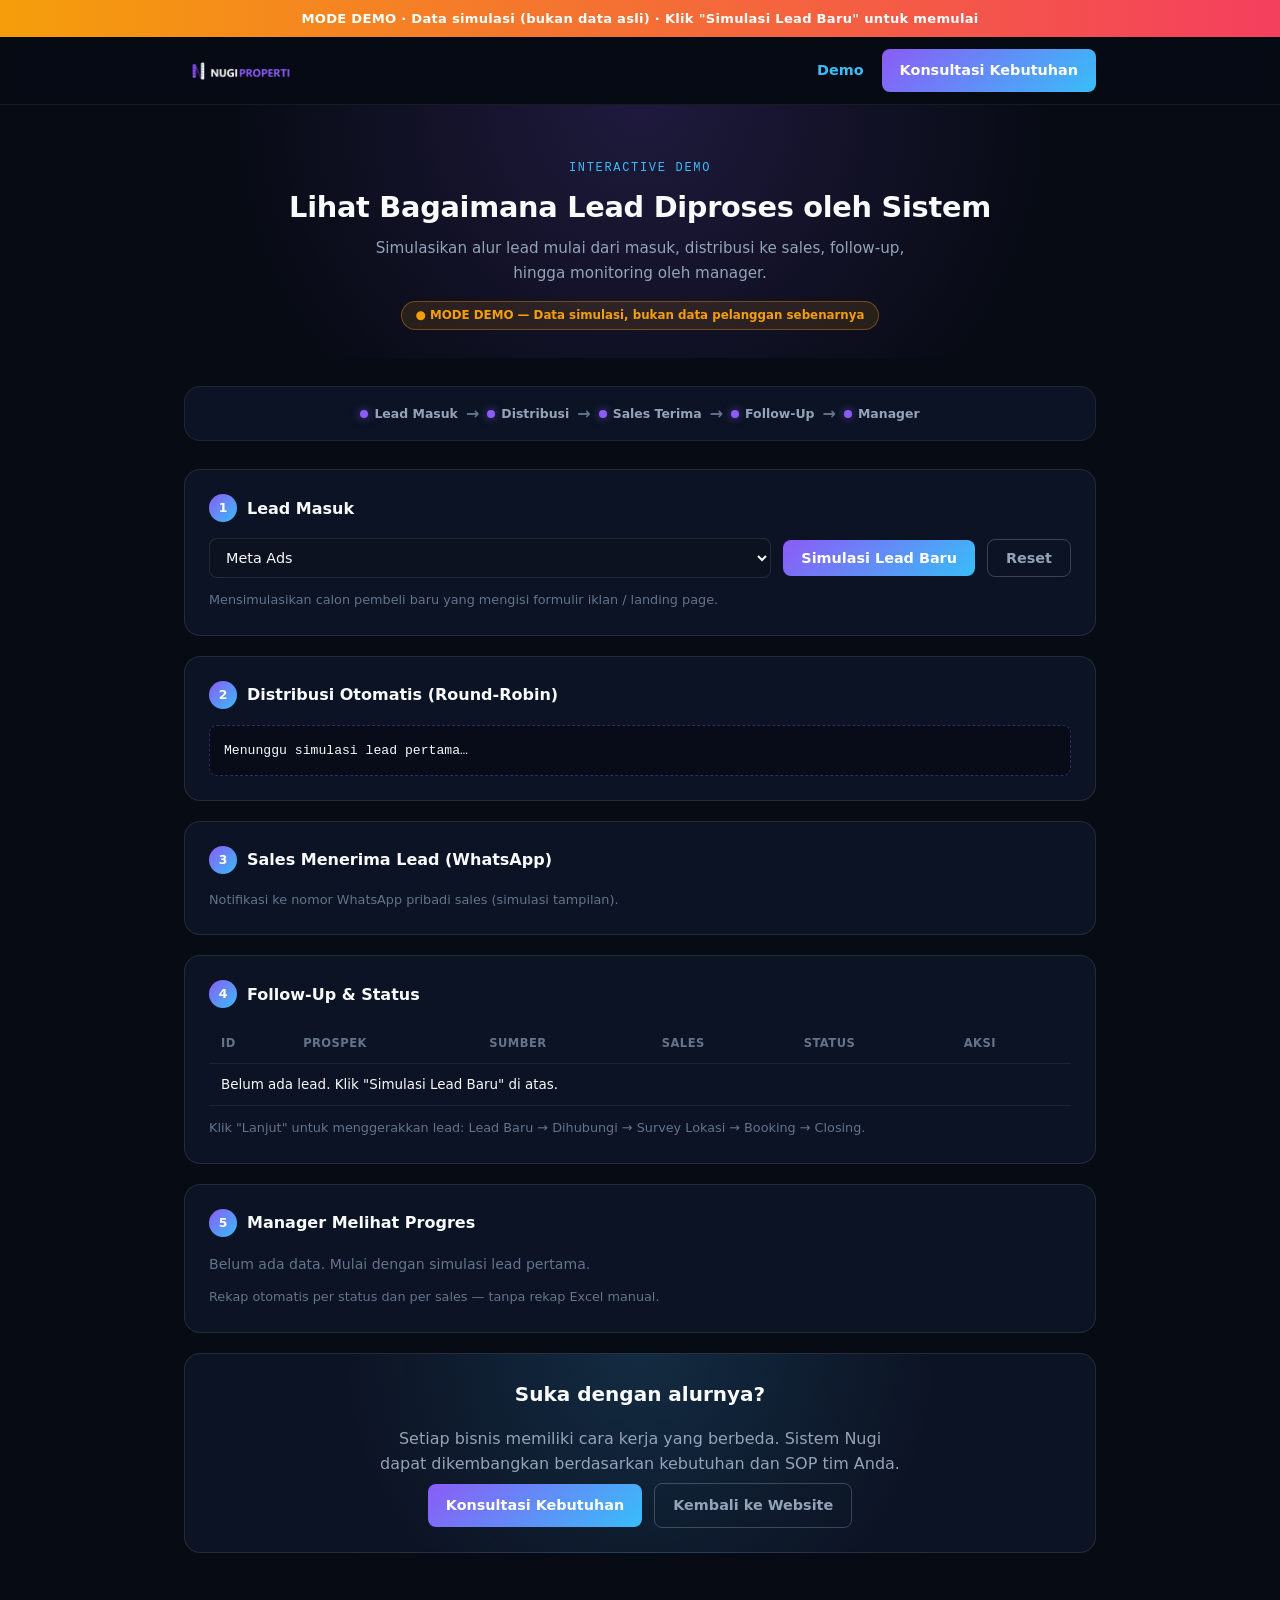
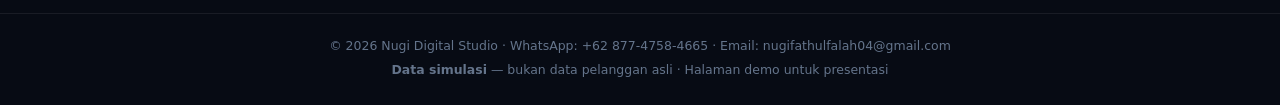
<file: website/demo/index.html>
<!DOCTYPE html>
<html lang="id">
<head>
  <meta charset="UTF-8">
  <meta name="viewport" content="width=device-width, initial-scale=1.0">
  <meta name="robots" content="noindex, nofollow">
  <title>Demo Interaktif — Sistem Distribusi & Follow-Up Lead | Nugi</title>
  <meta name="description" content="Demo interaktif simulasi sistem distribusi lead properti: lead masuk, rotasi otomatis ke sales, follow-up, dan progres manager. Data simulasi, bukan data pelanggan.">
  <link rel="stylesheet" href="demo.css">
</head>
<body>

  <div class="demo-banner" id="demoBanner"></div>

  <!-- Navbar (reuse gaya website utama) -->
  <header class="demo-navbar">
    <div class="demo-nav-inner">
      <a href="../" class="demo-brand">
        <img src="../assets/brand/nugi_properti_logo.png" alt="NUGIPROPERTI" />
      </a>
      <nav class="demo-nav-links">
        <a href="../demo" class="demo-nav-link active">Demo</a>
        <a href="../#konsultasi" class="btn btn-primary btn-sm">Konsultasi Kebutuhan</a>
      </nav>
    </div>
  </header>

  <!-- Header Demo -->
  <header class="demo-header">
    <span class="demo-eyebrow">INTERACTIVE DEMO</span>
    <h1>Lihat Bagaimana Lead Diproses oleh Sistem</h1>
    <p>Simulasikan alur lead mulai dari masuk, distribusi ke sales, follow-up, hingga monitoring oleh manager.</p>
    <span class="demo-mode-badge">● MODE DEMO — Data simulasi, bukan data pelanggan sebenarnya</span>
  </header>

  <main class="demo-container">

    <!-- Flow indicator -->
    <div class="demo-flow">
      <span class="flow-node"><span class="flow-dot"></span>Lead Masuk</span>
      <span class="flow-arrow">→</span>
      <span class="flow-node"><span class="flow-dot"></span>Distribusi</span>
      <span class="flow-arrow">→</span>
      <span class="flow-node"><span class="flow-dot"></span>Sales Terima</span>
      <span class="flow-arrow">→</span>
      <span class="flow-node"><span class="flow-dot"></span>Follow-Up</span>
      <span class="flow-arrow">→</span>
      <span class="flow-node"><span class="flow-dot"></span>Manager</span>
    </div>

    <!-- 1. Lead Masuk -->
    <section class="panel">
      <h2><span class="step-badge">1</span> Lead Masuk</h2>
      <div class="row">
        <select id="selectSource" aria-label="Sumber lead">
          <option value="Meta Ads">Meta Ads</option>
          <option value="Landing Page">Landing Page</option>
          <option value="Google Ads">Google Ads</option>
        </select>
        <button class="btn btn-primary" id="btnSendLead">Simulasi Lead Baru</button>
        <button class="btn btn-ghost" id="btnReset">Reset</button>
      </div>
      <p class="hint">Mensimulasikan calon pembeli baru yang mengisi formulir iklan / landing page.</p>
    </section>

    <!-- 2. Distribusi -->
    <section class="panel">
      <h2><span class="step-badge">2</span> Distribusi Otomatis (Round-Robin)</h2>
      <div id="distLog">Menunggu simulasi lead pertama&hellip;</div>
    </section>

    <!-- 3. Sales Menerima -->
    <section class="panel">
      <h2><span class="step-badge">3</span> Sales Menerima Lead (WhatsApp)</h2>
      <div class="wa-card" id="waCard" hidden>
        <div class="wa-head">
          <span class="wa-avatar" id="waAvatar">S</span>
          <span id="waHead"></span>
        </div>
        <div class="wa-body" id="waBody"></div>
        <div class="wa-meta" id="waMeta"></div>
      </div>
      <p class="hint">Notifikasi ke nomor WhatsApp pribadi sales (simulasi tampilan).</p>
    </section>

    <!-- 4. Follow-up -->
    <section class="panel">
      <h2><span class="step-badge">4</span> Follow-Up &amp; Status</h2>
      <div class="table-wrap">
        <table>
          <thead>
            <tr>
              <th>ID</th><th>Prospek</th><th>Sumber</th><th>Sales</th><th>Status</th><th>Aksi</th>
            </tr>
          </thead>
          <tbody id="leadsTable"></tbody>
        </table>
      </div>
      <p class="hint">Klik "Lanjut" untuk menggerakkan lead: Lead Baru &rarr; Dihubungi &rarr; Survey Lokasi &rarr; Booking &rarr; Closing.</p>
    </section>

    <!-- 5. Manager -->
    <section class="panel">
      <h2><span class="step-badge">5</span> Manager Melihat Progres</h2>
      <div id="statsBox"></div>
      <p class="hint">Rekap otomatis per status dan per sales — tanpa rekap Excel manual.</p>
    </section>

    <!-- CTA bawah -->
    <section class="panel demo-cta-panel">
      <h2>Suka dengan alurnya?</h2>
      <p style="color:var(--text-muted);max-width:520px;margin:0 auto 6px;">
        Setiap bisnis memiliki cara kerja yang berbeda. Sistem Nugi dapat dikembangkan berdasarkan kebutuhan dan SOP tim Anda.
      </p>
      <div class="row">
        <a href="https://wa.me/6287747584665?text=Halo%20Mas%20Nugi,%20saya%20tertarik%20dengan%20sistem%20distribusi%20lead%20yang%20baru%20saja%20saya%20lihat%20di%20demo." target="_blank" class="btn btn-primary">
          <span>Konsultasi Kebutuhan</span>
        </a>
        <a href="../" class="btn btn-ghost">Kembali ke Website</a>
      </div>
    </section>

  </main>

  <footer class="demo-footer">
    <p>&copy; 2026 Nugi Digital Studio &middot; WhatsApp: +62 877-4758-4665 &middot; Email: nugifathulfalah04@gmail.com</p>
    <p><strong>Data simulasi</strong> — bukan data pelanggan asli &middot; Halaman demo untuk presentasi</p>
  </footer>

  <script src="demo.js"></script>
</body>
</html>
</file>
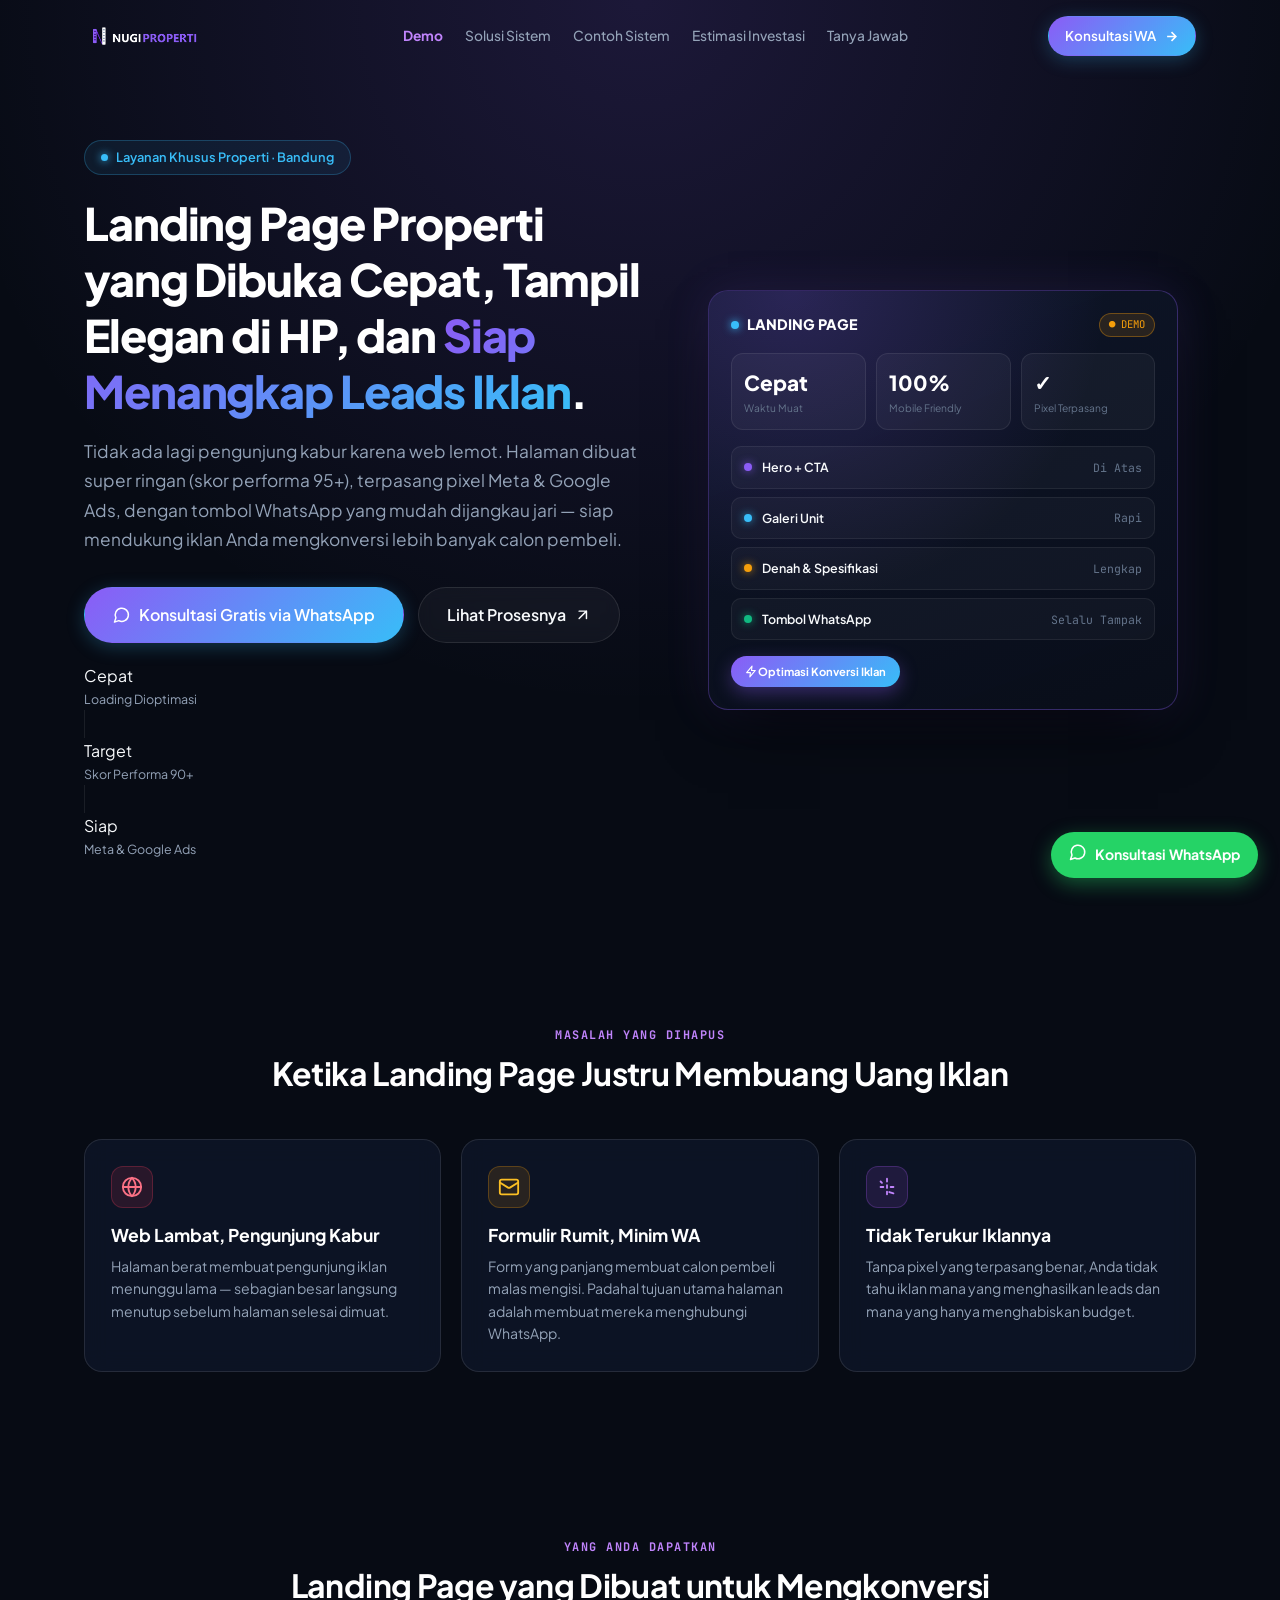
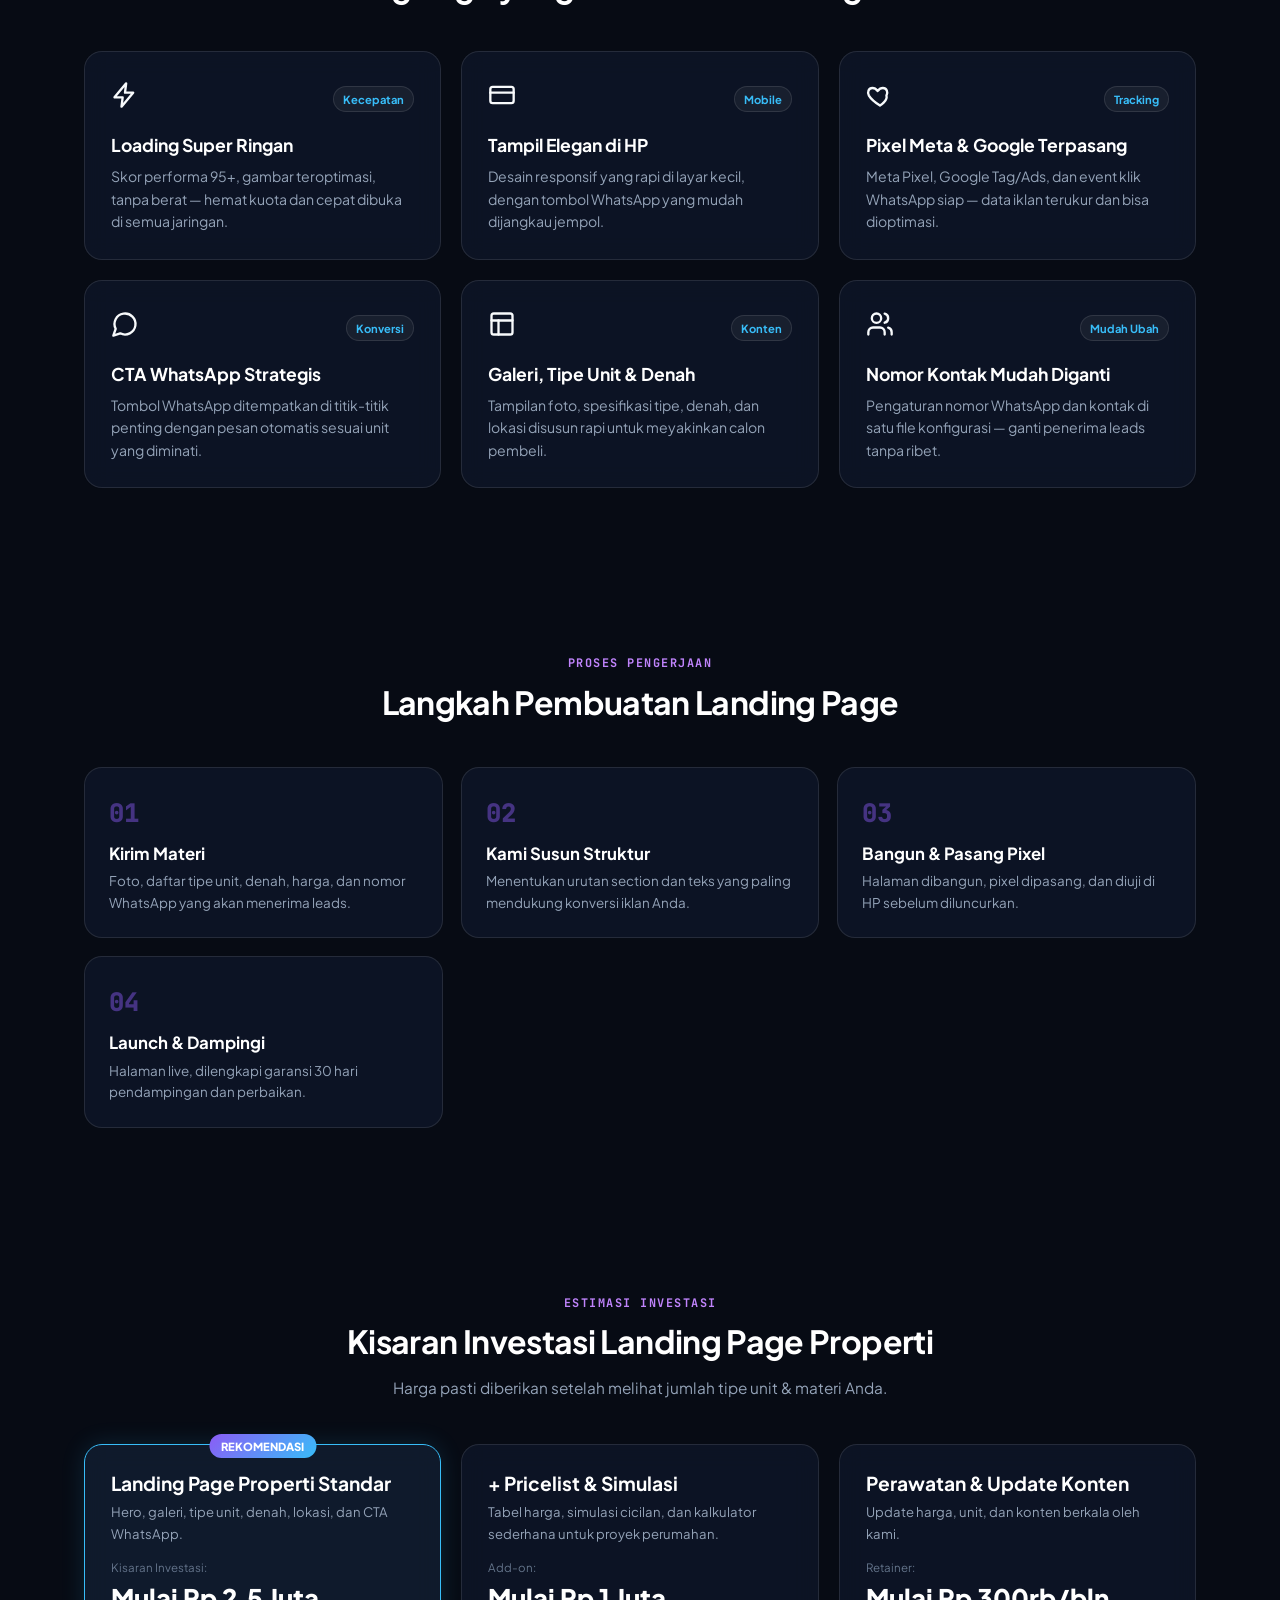
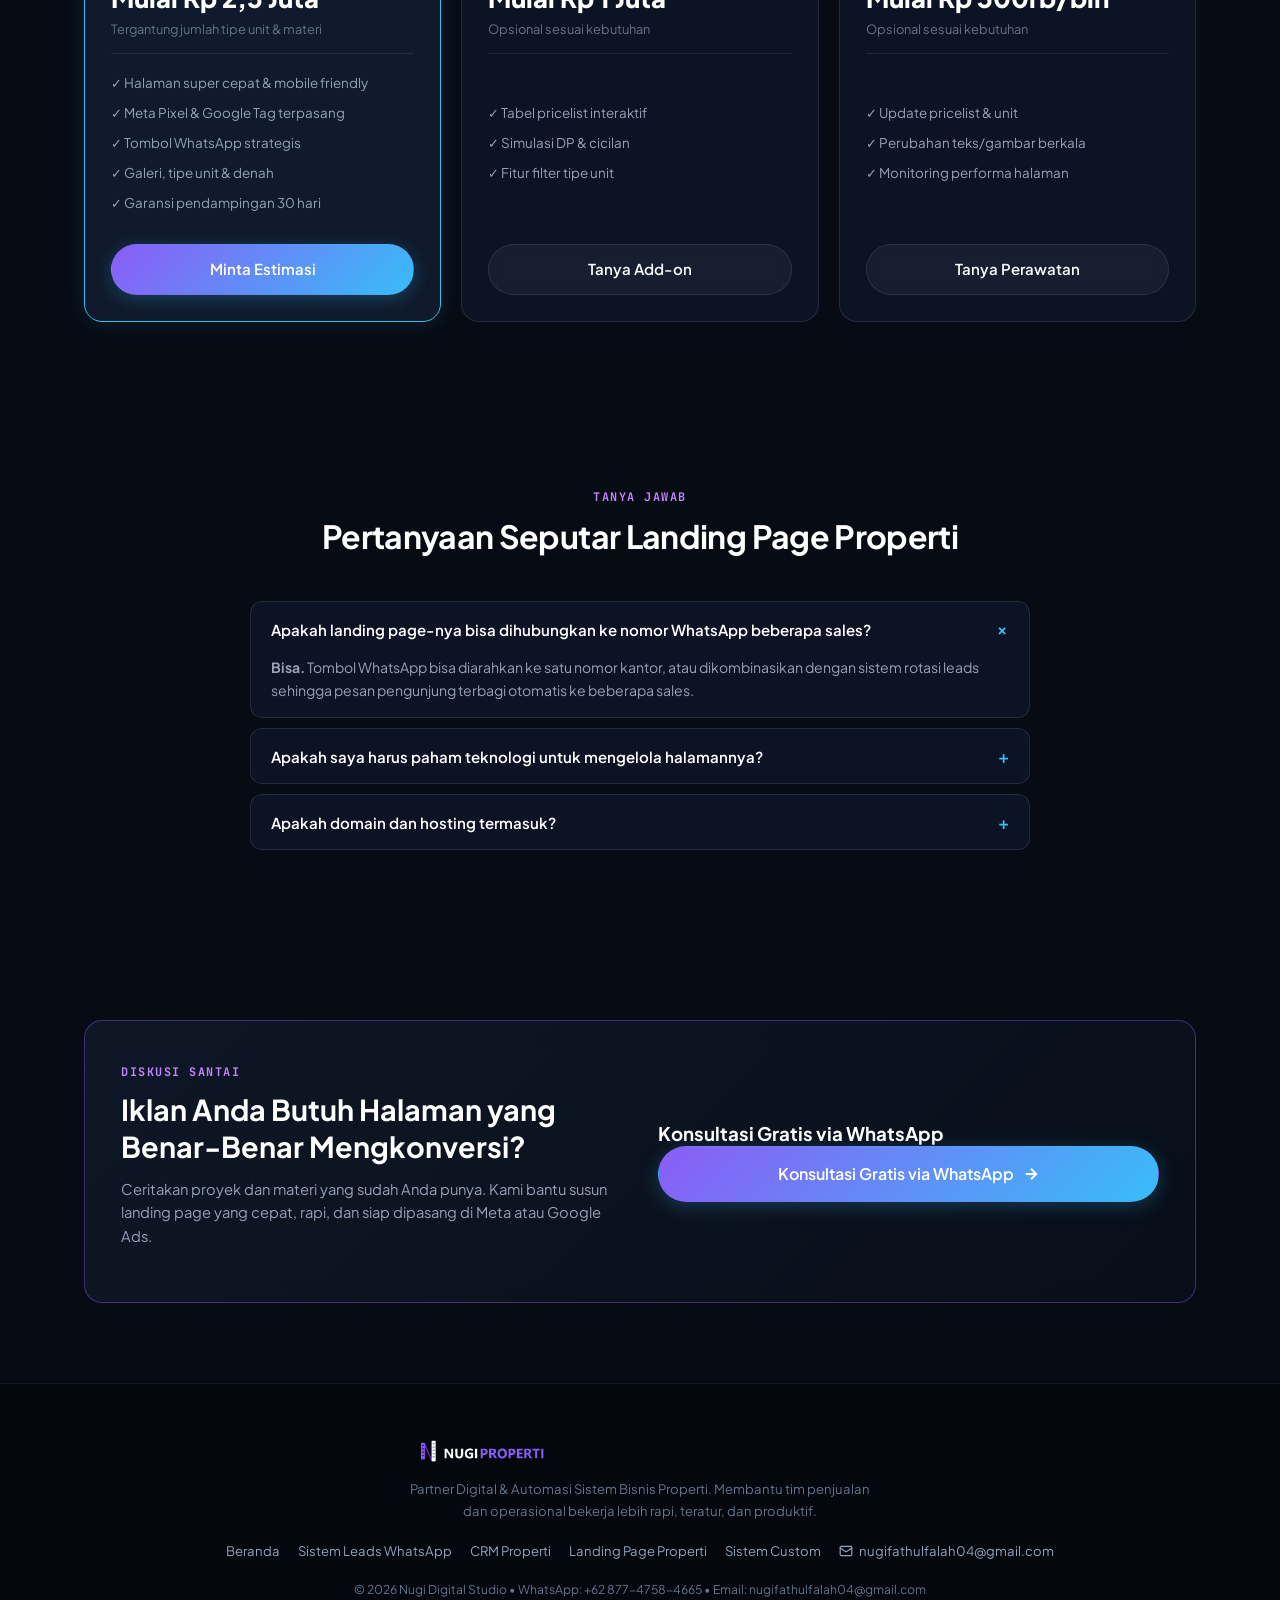
<file: website/landing-page-properti/index.html>
<!DOCTYPE html>
<html lang="id">
<head>
  <meta charset="UTF-8">
  <meta name="viewport" content="width=device-width, initial-scale=1.0">
  <title>Jasa Pembuatan Landing Page Properti di Bandung | NUGIPROPERTI</title>
  <meta name="description" content="Jasa pembuatan landing page properti di Bandung: super cepat, mobile friendly, siap Meta & Google Ads, tombol WhatsApp strategis. Mulai Rp 2,5 juta.">
  <meta name="keywords" content="jasa landing page properti, landing page perumahan, jasa website properti bandung, landing page rukost, landing page siap iklan, jasa bikin website properti">
  <meta name="robots" content="index, follow, max-image-preview:large">
  <meta name="author" content="NUGIPROPERTI">
  <link rel="canonical" href="https://www.nugi.biz.id/landing-page-properti">
  <meta name="theme-color" content="#070b14">

  <!-- Google Fonts -->
  <link rel="preconnect" href="https://fonts.googleapis.com">
  <link rel="preconnect" href="https://fonts.gstatic.com" crossorigin>
  <link href="https://fonts.googleapis.com/css2?family=Plus+Jakarta+Sans:wght@400;500;600;700;800&family=JetBrains+Mono:wght@400;500&display=swap" rel="stylesheet">

  <!-- Favicon -->
  <link rel="icon" type="image/png" href="../assets/brand/nugi_properti_avatar.png">
  <link rel="apple-touch-icon" href="../assets/brand/nugi_properti_avatar.png">

  <!-- CSS -->
  <link rel="stylesheet" href="../style.css">

  <!-- Open Graph -->
  <meta property="og:type" content="website">
  <meta property="og:locale" content="id_ID">
  <meta property="og:site_name" content="NUGIPROPERTI">
  <meta property="og:title" content="Jasa Pembuatan Landing Page Properti di Bandung">
  <meta property="og:description" content="Landing page properti super cepat, siap iklan Meta & Google, tombol WhatsApp mudah dijangkau.">
  <meta property="og:url" content="https://www.nugi.biz.id/landing-page-properti">
  <meta property="og:image" content="https://www.nugi.biz.id/assets/brand/nugi_properti_avatar.png">
  <meta property="og:image:width" content="1024">
  <meta property="og:image:height" content="1024">

  <!-- Twitter Card -->
  <meta name="twitter:card" content="summary_large_image">
  <meta name="twitter:title" content="Jasa Pembuatan Landing Page Properti di Bandung">
  <meta name="twitter:description" content="Loading super ringan, mobile responsive, siap iklan. Mulai Rp 2,5 juta.">
  <meta name="twitter:image" content="https://www.nugi.biz.id/assets/brand/nugi_properti_avatar.png">

  <!-- JSON-LD: Service + BreadcrumbList + FAQPage -->
  <script type="application/ld+json">
  {
    "@context": "https://schema.org",
    "@graph": [
      {
        "@type": "Service",
        "@id": "https://www.nugi.biz.id/landing-page-properti#service",
        "name": "Jasa Pembuatan Landing Page Properti",
        "serviceType": "Landing Page Development",
        "provider": {
          "@type": "ProfessionalService",
          "name": "NUGIPROPERTI",
          "url": "https://www.nugi.biz.id/",
          "telephone": "+6287747584665",
          "email": "nugifathulfalah04@gmail.com",
          "address": {
            "@type": "PostalAddress",
            "addressLocality": "Bandung",
            "addressRegion": "Jawa Barat",
            "addressCountry": "ID"
          },
          "areaServed": { "@type": "City", "name": "Bandung" }
        },
        "areaServed": { "@type": "City", "name": "Bandung" },
        "url": "https://www.nugi.biz.id/landing-page-properti",
        "description": "Landing page properti super ringan yang dibuka cepat di HP, tampil elegan, terpasang pixel Meta & Google Ads, dan dirancang agar pengunjung mudah menghubungi via WhatsApp.",
        "offers": {
          "@type": "Offer",
          "price": "2500000",
          "priceCurrency": "IDR",
          "description": "Estimasi awal landing page properti (tergantung jumlah tipe unit & materi)"
        }
      },
      {
        "@type": "BreadcrumbList",
        "itemListElement": [
          { "@type": "ListItem", "position": 1, "name": "Beranda", "item": "https://www.nugi.biz.id/" },
          { "@type": "ListItem", "position": 2, "name": "Landing Page Properti", "item": "https://www.nugi.biz.id/landing-page-properti" }
        ]
      },
      {
        "@type": "FAQPage",
        "mainEntity": [
          {
            "@type": "Question",
            "name": "Berapa lama pengerjaan landing page properti?",
            "acceptedAnswer": {
              "@type": "Answer",
              "text": "Umumnya 2–4 hari kerja tergantung jumlah tipe unit, galeri, dan materi yang disiapkan. Untuk kebutuhan mendesak bisa dibahas waktu pengerjaannya."
            }
          },
          {
            "@type": "Question",
            "name": "Apakah bisa dipasang tracking iklan di landing page ini?",
            "acceptedAnswer": {
              "@type": "Answer",
              "text": "Bisa. Kami pasang Meta Pixel dan Google Tag/Ads, termasuk event klik WhatsApp, sehingga data iklan Anda terukur dengan baik."
            }
          },
          {
            "@type": "Question",
            "name": "Berapa biaya pembuatan landing page properti?",
            "acceptedAnswer": {
              "@type": "Answer",
              "text": "Estimasi mulai Rp 2,5 juta tergantung jumlah tipe unit, jumlah galeri, dan modul yang dibutuhkan. Harga pasti diberikan setelah melihat kebutuhan proyek Anda."
            }
          }
        ]
      }
    ]
  }
  </script>

  <!-- Tracking config -->
  <script>window.NUGI_TRACKING = { metaPixelId: "", ga4Id: "", googleAdsId: "" };</script>
</head>
<body>

  <!-- Navbar -->
  <header class="navbar" id="navbar">
    <div class="container nav-container">
      <a href="../" class="brand-logo">
        <img src="../assets/brand/nugi_properti_logo.png" alt="NUGIPROPERTI - Sistem Digital dan Automasi Bisnis Properti" class="brand-logo-img" />
      </a>

      <nav class="nav-menu" id="navMenu">
        <a href="../demo" class="nav-link nav-link-highlight">Demo</a>
        <a href="../#solusi" class="nav-link">Solusi Sistem</a>
        <a href="../#portfolio" class="nav-link">Contoh Sistem</a>
        <a href="../#estimasi" class="nav-link">Estimasi Investasi</a>
        <a href="../#faq" class="nav-link">Tanya Jawab</a>
      </nav>

      <div class="nav-cta">
        <a href="https://wa.me/6287747584665?text=Halo%20Mas%20Nugi,%20saya%20tertarik%20konsultasi%20pembuatan%20Landing%20Page%20Properti." target="_blank" class="btn btn-primary btn-sm" data-cta="nav-lp">
          <span>Konsultasi WA</span>
          <svg width="15" height="15" viewBox="0 0 24 24" fill="none" stroke="currentColor" stroke-width="2.5"><path d="M5 12h14M12 5l7 7-7 7"/></svg>
        </a>
      </div>

      <button class="mobile-toggle" id="mobileToggle" aria-label="Menu Toggle">
        <span></span><span></span><span></span>
      </button>
    </div>
  </header>

  <!-- Hero -->
  <section class="hero-section" id="hero">
    <div class="container hero-container">
      <div class="hero-copy">
        <div class="badge-pill">
          <span class="badge-dot"></span>
          <span>Layanan Khusus Properti · Bandung</span>
        </div>

        <h1 class="hero-title">
          Landing Page Properti yang Dibuka Cepat, Tampil Elegan di HP, dan <span class="gradient-text">Siap Menangkap Leads Iklan</span>.
        </h1>

        <p class="hero-subtitle">
          Tidak ada lagi pengunjung kabur karena web lemot. Halaman dibuat super ringan (skor performa 95+), terpasang pixel Meta &amp; Google Ads, dengan tombol WhatsApp yang mudah dijangkau jari — siap mendukung iklan Anda mengkonversi lebih banyak calon pembeli.
        </p>

        <div class="hero-actions">
          <a href="https://wa.me/6287747584665?text=Halo%20Mas%20Nugi,%20saya%20ingin%20diskusi%20pembuatan%20Landing%20Page%20untuk%20proyek%20saya." target="_blank" class="btn btn-primary btn-lg" data-cta="lp-hero">
            <svg class="icon" viewBox="0 0 24 24"><path d="M7.9 20A9 9 0 1 0 4 16.1L2 22Z"/></svg>
            <span>Konsultasi Gratis via WhatsApp</span>
          </a>
          <a href="#cara-kerja" class="btn btn-secondary btn-lg">
            <span>Lihat Prosesnya</span>
            <svg class="icon" viewBox="0 0 24 24"><path d="M7 17l10-10M17 17V7H7"/></svg>
          </a>
        </div>

        <div class="trust-strip">
          <div class="trust-item">
            <div class="trust-number">Cepat</div>
            <div class="trust-label">Loading Dioptimasi</div>
          </div>
          <div class="trust-divider"></div>
          <div class="trust-item">
            <div class="trust-number">Target</div>
            <div class="trust-label">Skor Performa 90+</div>
          </div>
          <div class="trust-divider"></div>
          <div class="trust-item">
            <div class="trust-number">Siap</div>
            <div class="trust-label">Meta &amp; Google Ads</div>
          </div>
        </div>
      </div>

      <!-- Mini visual -->
      <div class="hero-visual">
        <div class="dashboard-mockup">
          <div class="mockup-header">
            <div class="mockup-brand"><span class="m-dot"></span>LANDING PAGE</div>
            <span class="mockup-live">● DEMO</span>
          </div>
          <div class="mockup-metrics">
            <div class="mockup-metric">
              <div class="m-value">Cepat</div>
              <div class="m-label">Waktu Muat</div>
            </div>
            <div class="mockup-metric">
              <div class="m-value">100%</div>
              <div class="m-label">Mobile Friendly</div>
            </div>
            <div class="mockup-metric">
              <div class="m-value">✓</div>
              <div class="m-label">Pixel Terpasang</div>
            </div>
          </div>
          <div class="mockup-pipeline">
            <div class="mockup-stage"><span class="stage-dot v"></span><span class="stage-name">Hero + CTA</span><span class="stage-count">Di Atas</span></div>
            <div class="mockup-stage"><span class="stage-dot c"></span><span class="stage-name">Galeri Unit</span><span class="stage-count">Rapi</span></div>
            <div class="mockup-stage"><span class="stage-dot a"></span><span class="stage-name">Denah &amp; Spesifikasi</span><span class="stage-count">Lengkap</span></div>
            <div class="mockup-stage"><span class="stage-dot e"></span><span class="stage-name">Tombol WhatsApp</span><span class="stage-count">Selalu Tampak</span></div>
          </div>
          <span class="mockup-chip"><svg class="icon" viewBox="0 0 24 24" style="width:13px;height:13px;"><path d="M13 2 3 14h7l-1 8 10-12h-7l1-8Z"/></svg> Optimasi Konversi Iklan</span>
        </div>
      </div>
    </div>
  </section>

  <!-- Masalah -->
  <section class="section problem-section" id="masalah">
    <div class="container">
      <div class="section-header text-center">
        <span class="section-badge">MASALAH YANG DIHAPUS</span>
        <h2 class="section-title">Ketika Landing Page Justru Membuang Uang Iklan</h2>
      </div>
      <div class="grid grid-3">
        <div class="card problem-card">
          <div class="card-icon-box bg-red"><svg class="icon" viewBox="0 0 24 24"><circle cx="12" cy="12" r="10"/><path d="M12 2a14.5 14.5 0 0 0 0 20 14.5 14.5 0 0 0 0-20"/><path d="M2 12h20"/></svg></div>
          <h3 class="card-title">Web Lambat, Pengunjung Kabur</h3>
          <p class="card-text">Halaman berat membuat pengunjung iklan menunggu lama — sebagian besar langsung menutup sebelum halaman selesai dimuat.</p>
        </div>
        <div class="card problem-card">
          <div class="card-icon-box bg-orange"><svg class="icon" viewBox="0 0 24 24"><rect width="20" height="16" x="2" y="4" rx="2"/><path d="m22 7-8.97 5.7a1.94 1.94 0 0 1-2.06 0L2 7"/></svg></div>
          <h3 class="card-title">Formulir Rumit, Minim WA</h3>
          <p class="card-text">Form yang panjang membuat calon pembeli malas mengisi. Padahal tujuan utama halaman adalah membuat mereka menghubungi WhatsApp.</p>
        </div>
        <div class="card problem-card">
          <div class="card-icon-box bg-purple"><svg class="icon" viewBox="0 0 24 24"><path d="M12 3v3m0 4v3m0 4v3M5 6l1.5 1.5M5 12h3m8 0h3m-4.5 5.5L19 19"/></svg></div>
          <h3 class="card-title">Tidak Terukur Iklannya</h3>
          <p class="card-text">Tanpa pixel yang terpasang benar, Anda tidak tahu iklan mana yang menghasilkan leads dan mana yang hanya menghabiskan budget.</p>
        </div>
      </div>
    </div>
  </section>

  <!-- Fitur -->
  <section class="section solutions-section" id="fitur">
    <div class="container">
      <div class="section-header text-center">
        <span class="section-badge">YANG ANDA DAPATKAN</span>
        <h2 class="section-title">Landing Page yang Dibuat untuk Mengkonversi</h2>
      </div>
      <div class="grid grid-3">
        <div class="card solution-card">
          <div class="solution-header">
            <span class="solution-icon"><svg class="icon" viewBox="0 0 24 24"><path d="M13 2 3 14h7l-1 8 10-12h-7l1-8Z"/></svg></span>
            <span class="solution-tag">Kecepatan</span>
          </div>
          <h3 class="card-title">Loading Super Ringan</h3>
          <p class="card-text">Skor performa 95+, gambar teroptimasi, tanpa berat — hemat kuota dan cepat dibuka di semua jaringan.</p>
        </div>
        <div class="card solution-card">
          <div class="solution-header">
            <span class="solution-icon"><svg class="icon" viewBox="0 0 24 24"><rect width="20" height="14" x="2" y="5" rx="2"/><path d="M2 10h20"/></svg></span>
            <span class="solution-tag">Mobile</span>
          </div>
          <h3 class="card-title">Tampil Elegan di HP</h3>
          <p class="card-text">Desain responsif yang rapi di layar kecil, dengan tombol WhatsApp yang mudah dijangkau jempol.</p>
        </div>
        <div class="card solution-card">
          <div class="solution-header">
            <span class="solution-icon"><svg class="icon" viewBox="0 0 24 24"><path d="M12 21s-7-4.35-9.5-8.5C.8 9.4 2.3 6 5.5 6c2 0 3.3 1 4.5 2.5C11.2 7 12.5 6 14.5 6c3.2 0 4.7 3.4 3 6.5C19 16.65 12 21 12 21z"/></svg></span>
            <span class="solution-tag">Tracking</span>
          </div>
          <h3 class="card-title">Pixel Meta &amp; Google Terpasang</h3>
          <p class="card-text">Meta Pixel, Google Tag/Ads, dan event klik WhatsApp siap — data iklan terukur dan bisa dioptimasi.</p>
        </div>
        <div class="card solution-card">
          <div class="solution-header">
            <span class="solution-icon"><svg class="icon" viewBox="0 0 24 24"><path d="M7.9 20A9 9 0 1 0 4 16.1L2 22Z"/></svg></span>
            <span class="solution-tag">Konversi</span>
          </div>
          <h3 class="card-title">CTA WhatsApp Strategis</h3>
          <p class="card-text">Tombol WhatsApp ditempatkan di titik-titik penting dengan pesan otomatis sesuai unit yang diminati.</p>
        </div>
        <div class="card solution-card">
          <div class="solution-header">
            <span class="solution-icon"><svg class="icon" viewBox="0 0 24 24"><rect x="3" y="3" width="18" height="18" rx="2"/><path d="M3 9h18"/><path d="M9 21V9"/></svg></span>
            <span class="solution-tag">Konten</span>
          </div>
          <h3 class="card-title">Galeri, Tipe Unit &amp; Denah</h3>
          <p class="card-text">Tampilan foto, spesifikasi tipe, denah, dan lokasi disusun rapi untuk meyakinkan calon pembeli.</p>
        </div>
        <div class="card solution-card">
          <div class="solution-header">
            <span class="solution-icon"><svg class="icon" viewBox="0 0 24 24"><path d="M16 21v-2a4 4 0 0 0-4-4H6a4 4 0 0 0-4 4v2"/><circle cx="9" cy="7" r="4"/><path d="M22 21v-2a4 4 0 0 0-3-3.87"/><path d="M16 3.13a4 4 0 0 1 0 7.75"/></svg></span>
            <span class="solution-tag">Mudah Ubah</span>
          </div>
          <h3 class="card-title">Nomor Kontak Mudah Diganti</h3>
          <p class="card-text">Pengaturan nomor WhatsApp dan kontak di satu file konfigurasi — ganti penerima leads tanpa ribet.</p>
        </div>
      </div>
    </div>
  </section>

  <!-- Cara Kerja -->
  <section class="section process-section" id="cara-kerja">
    <div class="container">
      <div class="section-header text-center">
        <span class="section-badge">PROSES PENGERJAAN</span>
        <h2 class="section-title">Langkah Pembuatan Landing Page</h2>
      </div>
      <div class="process-timeline">
        <div class="process-step">
          <div class="step-number">01</div>
          <h3 class="step-title">Kirim Materi</h3>
          <p class="step-desc">Foto, daftar tipe unit, denah, harga, dan nomor WhatsApp yang akan menerima leads.</p>
        </div>
        <div class="process-step">
          <div class="step-number">02</div>
          <h3 class="step-title">Kami Susun Struktur</h3>
          <p class="step-desc">Menentukan urutan section dan teks yang paling mendukung konversi iklan Anda.</p>
        </div>
        <div class="process-step">
          <div class="step-number">03</div>
          <h3 class="step-title">Bangun &amp; Pasang Pixel</h3>
          <p class="step-desc">Halaman dibangun, pixel dipasang, dan diuji di HP sebelum diluncurkan.</p>
        </div>
        <div class="process-step">
          <div class="step-number">04</div>
          <h3 class="step-title">Launch &amp; Dampingi</h3>
          <p class="step-desc">Halaman live, dilengkapi garansi 30 hari pendampingan dan perbaikan.</p>
        </div>
      </div>
    </div>
  </section>

  <!-- Estimasi -->
  <section class="section pricing-section" id="estimasi">
    <div class="container">
      <div class="section-header text-center">
        <span class="section-badge">ESTIMASI INVESTASI</span>
        <h2 class="section-title">Kisaran Investasi Landing Page Properti</h2>
        <p class="section-subtitle">Harga pasti diberikan setelah melihat jumlah tipe unit &amp; materi Anda.</p>
      </div>
      <div class="grid grid-3">
        <div class="card pricing-card featured-pricing">
          <div class="featured-badge">REKOMENDASI</div>
          <div class="pricing-header">
            <h3 class="package-name">Landing Page Properti Standar</h3>
            <p class="package-desc">Hero, galeri, tipe unit, denah, lokasi, dan CTA WhatsApp.</p>
            <div class="price-box">
              <span class="price-from">Kisaran Investasi:</span>
              <span class="price-amount">Mulai Rp 2,5 Juta</span>
              <span class="price-range">Tergantung jumlah tipe unit &amp; materi</span>
            </div>
          </div>
          <ul class="pricing-features">
            <li>✓ Halaman super cepat &amp; mobile friendly</li>
            <li>✓ Meta Pixel &amp; Google Tag terpasang</li>
            <li>✓ Tombol WhatsApp strategis</li>
            <li>✓ Galeri, tipe unit &amp; denah</li>
            <li>✓ Garansi pendampingan 30 hari</li>
          </ul>
          <a href="https://wa.me/6287747584665?text=Halo%20Mas%20Nugi,%20saya%20mau%20minta%20estimasi%20Landing%20Page%20Properti." target="_blank" class="btn btn-primary btn-block" data-cta="lp-estimasi">Minta Estimasi</a>
        </div>
        <div class="card pricing-card">
          <div class="pricing-header">
            <h3 class="package-name">+ Pricelist &amp; Simulasi</h3>
            <p class="package-desc">Tabel harga, simulasi cicilan, dan kalkulator sederhana untuk proyek perumahan.</p>
            <div class="price-box">
              <span class="price-from">Add-on:</span>
              <span class="price-amount">Mulai Rp 1 Juta</span>
              <span class="price-range">Opsional sesuai kebutuhan</span>
            </div>
          </div>
          <ul class="pricing-features">
            <li>✓ Tabel pricelist interaktif</li>
            <li>✓ Simulasi DP &amp; cicilan</li>
            <li>✓ Fitur filter tipe unit</li>
          </ul>
          <a href="https://wa.me/6287747584665?text=Halo%20Mas%20Nugi,%20saya%20ingin%20tanya%20add-on%20pricelist%20dan%20simulasi%20untuk%20landing%20page." target="_blank" class="btn btn-secondary btn-block" data-cta="lp-addon">Tanya Add-on</a>
        </div>
        <div class="card pricing-card">
          <div class="pricing-header">
            <h3 class="package-name">Perawatan &amp; Update Konten</h3>
            <p class="package-desc">Update harga, unit, dan konten berkala oleh kami.</p>
            <div class="price-box">
              <span class="price-from">Retainer:</span>
              <span class="price-amount">Mulai Rp 300rb/bln</span>
              <span class="price-range">Opsional sesuai kebutuhan</span>
            </div>
          </div>
          <ul class="pricing-features">
            <li>✓ Update pricelist &amp; unit</li>
            <li>✓ Perubahan teks/gambar berkala</li>
            <li>✓ Monitoring performa halaman</li>
          </ul>
          <a href="https://wa.me/6287747584665?text=Halo%20Mas%20Nugi,%20saya%20ingin%20tanya%20skema%20update%20konten%20landing%20page." target="_blank" class="btn btn-secondary btn-block" data-cta="lp-retainer">Tanya Perawatan</a>
        </div>
      </div>
    </div>
  </section>

  <!-- FAQ -->
  <section class="section faq-section" id="faq">
    <div class="container">
      <div class="section-header text-center">
        <span class="section-badge">TANYA JAWAB</span>
        <h2 class="section-title">Pertanyaan Seputar Landing Page Properti</h2>
      </div>
      <div class="faq-accordion">
        <div class="faq-item active">
          <button class="faq-question">
            <span>Apakah landing page-nya bisa dihubungkan ke nomor WhatsApp beberapa sales?</span>
            <span class="faq-icon">+</span>
          </button>
          <div class="faq-answer">
            <p><strong>Bisa.</strong> Tombol WhatsApp bisa diarahkan ke satu nomor kantor, atau dikombinasikan dengan sistem rotasi leads sehingga pesan pengunjung terbagi otomatis ke beberapa sales.</p>
          </div>
        </div>
        <div class="faq-item">
          <button class="faq-question">
            <span>Apakah saya harus paham teknologi untuk mengelola halamannya?</span>
            <span class="faq-icon">+</span>
          </button>
          <div class="faq-answer">
            <p>Tidak. Perubahan umum seperti ganti harga atau nomor kontak bisa dilakukan lewat satu file pengaturan sederhana, dan kami selalu siap membantu.</p>
          </div>
        </div>
        <div class="faq-item">
          <button class="faq-question">
            <span>Apakah domain dan hosting termasuk?</span>
            <span class="faq-icon">+</span>
          </button>
          <div class="faq-answer">
            <p>Biaya domain dan hosting tidak termasuk, tapi kami bantu arahkan memilih dan mengonfigurasinya. Opsi deploy di Vercel juga bisa disiapkan tanpa ribet.</p>
          </div>
        </div>
      </div>
    </div>
  </section>

  <!-- CTA -->
  <section class="section consultation-section">
    <div class="container">
      <div class="card consultation-card">
        <div class="consultation-grid">
          <div class="consultation-text">
            <span class="section-badge">DISKUSI SANTAI</span>
            <h2 class="consultation-title">Iklan Anda Butuh Halaman yang Benar-Benar Mengkonversi?</h2>
            <p class="consultation-subtitle">Ceritakan proyek dan materi yang sudah Anda punya. Kami bantu susun landing page yang cepat, rapi, dan siap dipasang di Meta atau Google Ads.</p>
          </div>
          <div class="consultation-form-box">
            <h3 class="form-box-title">Konsultasi Gratis via WhatsApp</h3>
            <a href="https://wa.me/6287747584665?text=Halo%20Mas%20Nugi,%20saya%20ingin%20konsultasi%20pembuatan%20Landing%20Page%20Properti." target="_blank" class="btn btn-primary btn-block btn-lg" data-cta="lp-cta-bottom">
              <span>Konsultasi Gratis via WhatsApp</span>
              <svg width="18" height="18" viewBox="0 0 24 24" fill="none" stroke="currentColor" stroke-width="2.5"><path d="M5 12h14M12 5l7 7-7 7"/></svg>
            </a>
          </div>
        </div>
      </div>
    </div>
  </section>

  <!-- Footer -->
  <footer class="footer">
    <div class="container footer-container">
      <div class="footer-left">
        <a href="../" class="brand-logo">
          <img src="../assets/brand/nugi_properti_logo.png" alt="NUGIPROPERTI - Sistem Digital dan Automasi Bisnis Properti" class="brand-logo-img">
        </a>
        <p class="footer-tagline">Partner Digital &amp; Automasi Sistem Bisnis Properti. Membantu tim penjualan dan operasional bekerja lebih rapi, teratur, dan produktif.</p>
      </div>

      <div class="footer-links">
        <a href="../">Beranda</a>
        <a href="../sistem-leads-whatsapp">Sistem Leads WhatsApp</a>
        <a href="../crm-properti">CRM Properti</a>
        <a href="../landing-page-properti">Landing Page Properti</a>
        <a href="../sistem-custom">Sistem Custom</a>
        <a href="mailto:nugifathulfalah04@gmail.com" class="email-link"><svg class="icon" viewBox="0 0 24 24"><rect width="20" height="16" x="2" y="4" rx="2"/><path d="m22 7-8.97 5.7a1.94 1.94 0 0 1-2.06 0L2 7"/></svg> nugifathulfalah04@gmail.com</a>
      </div>

      <div class="footer-bottom">
        <p>&copy; 2026 Nugi Digital Studio &bull; WhatsApp: +62 877-4758-4665 &bull; Email: nugifathulfalah04@gmail.com</p>
      </div>
    </div>
  </footer>

  <!-- Sticky Float WhatsApp -->
  <div class="sticky-wa-float">
    <a href="https://wa.me/6287747584665?text=Halo%20Mas%20Nugi,%20saya%20ingin%20konsultasi%20pembuatan%20Landing%20Page%20Properti." target="_blank" class="float-wa-btn" id="btnStickyWA" aria-label="Konsultasi WhatsApp" data-cta="lp-sticky">
      <span class="float-icon"><svg class="icon" viewBox="0 0 24 24"><path d="M7.9 20A9 9 0 1 0 4 16.1L2 22Z"/></svg></span>
      <span class="float-text">Konsultasi WhatsApp</span>
    </a>
  </div>

  <!-- JavaScript -->
  <script src="../app.js"></script>
</body>
</html>
</file>
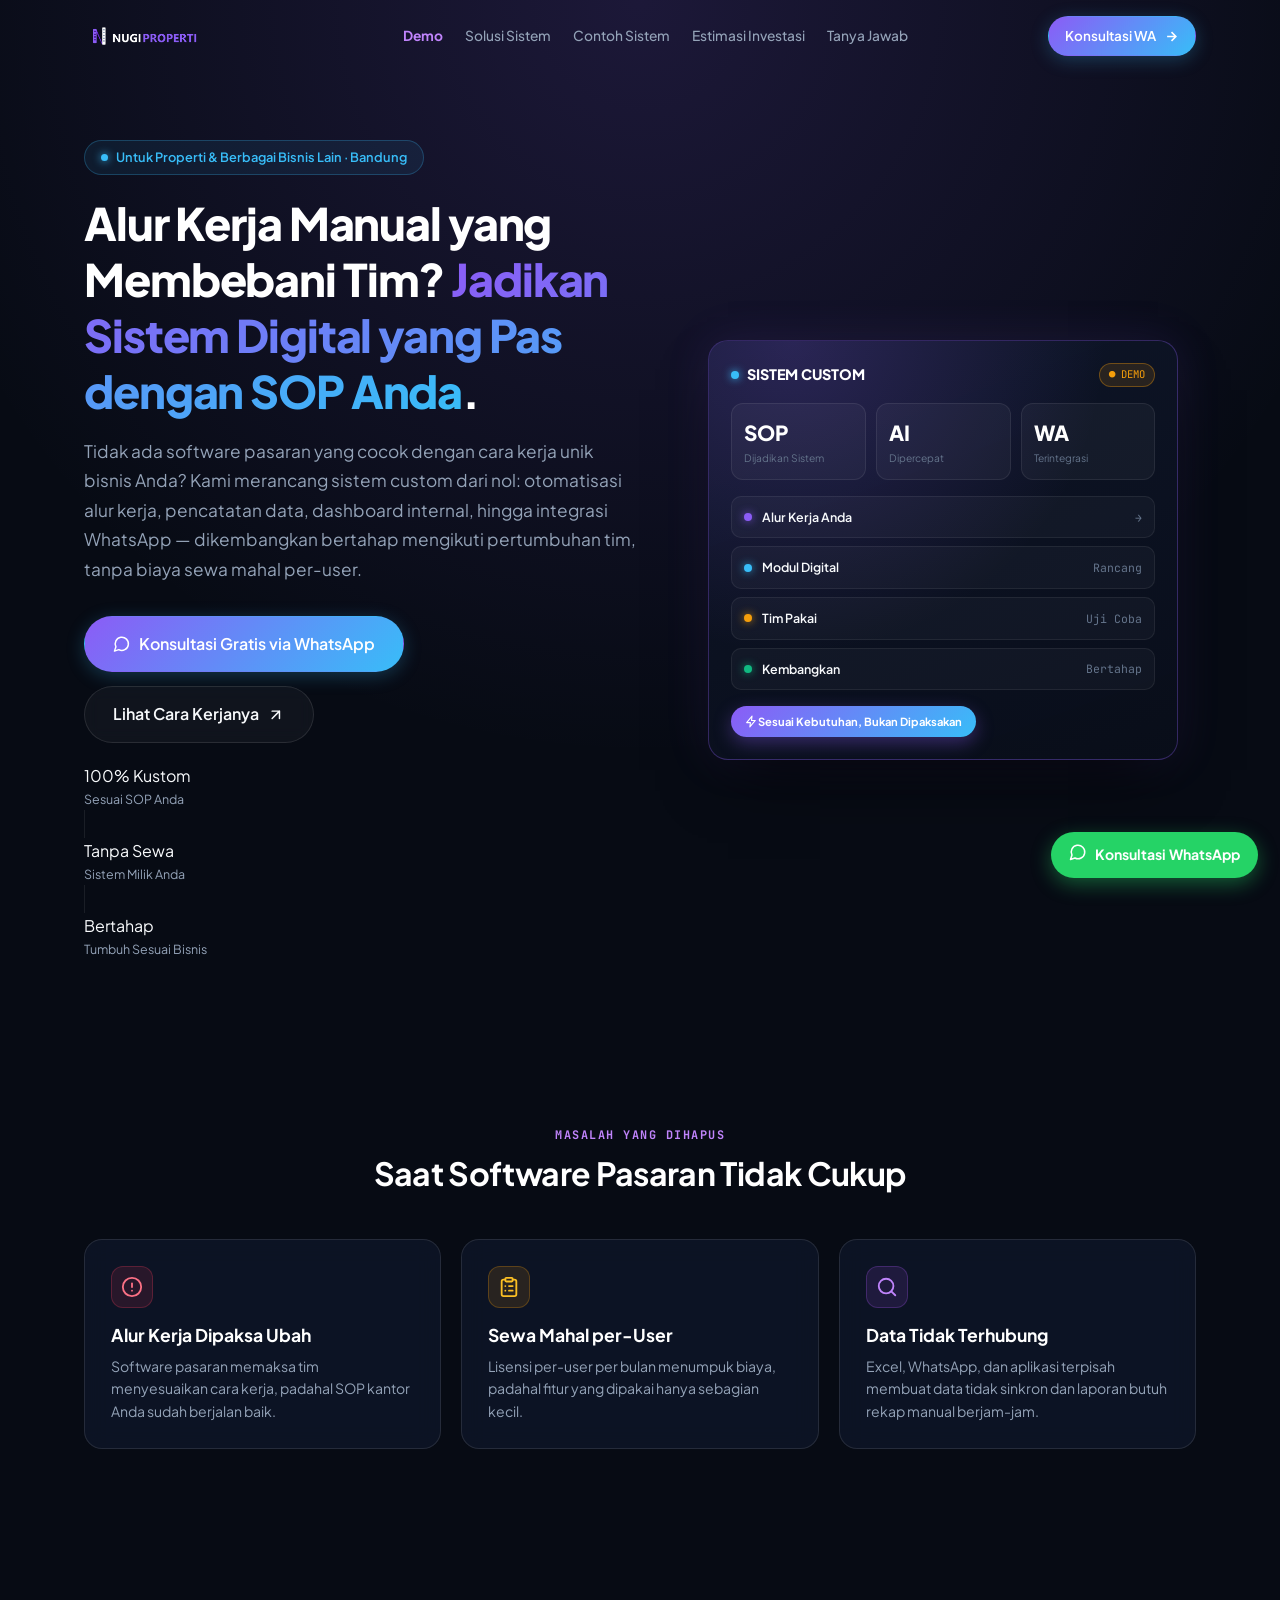
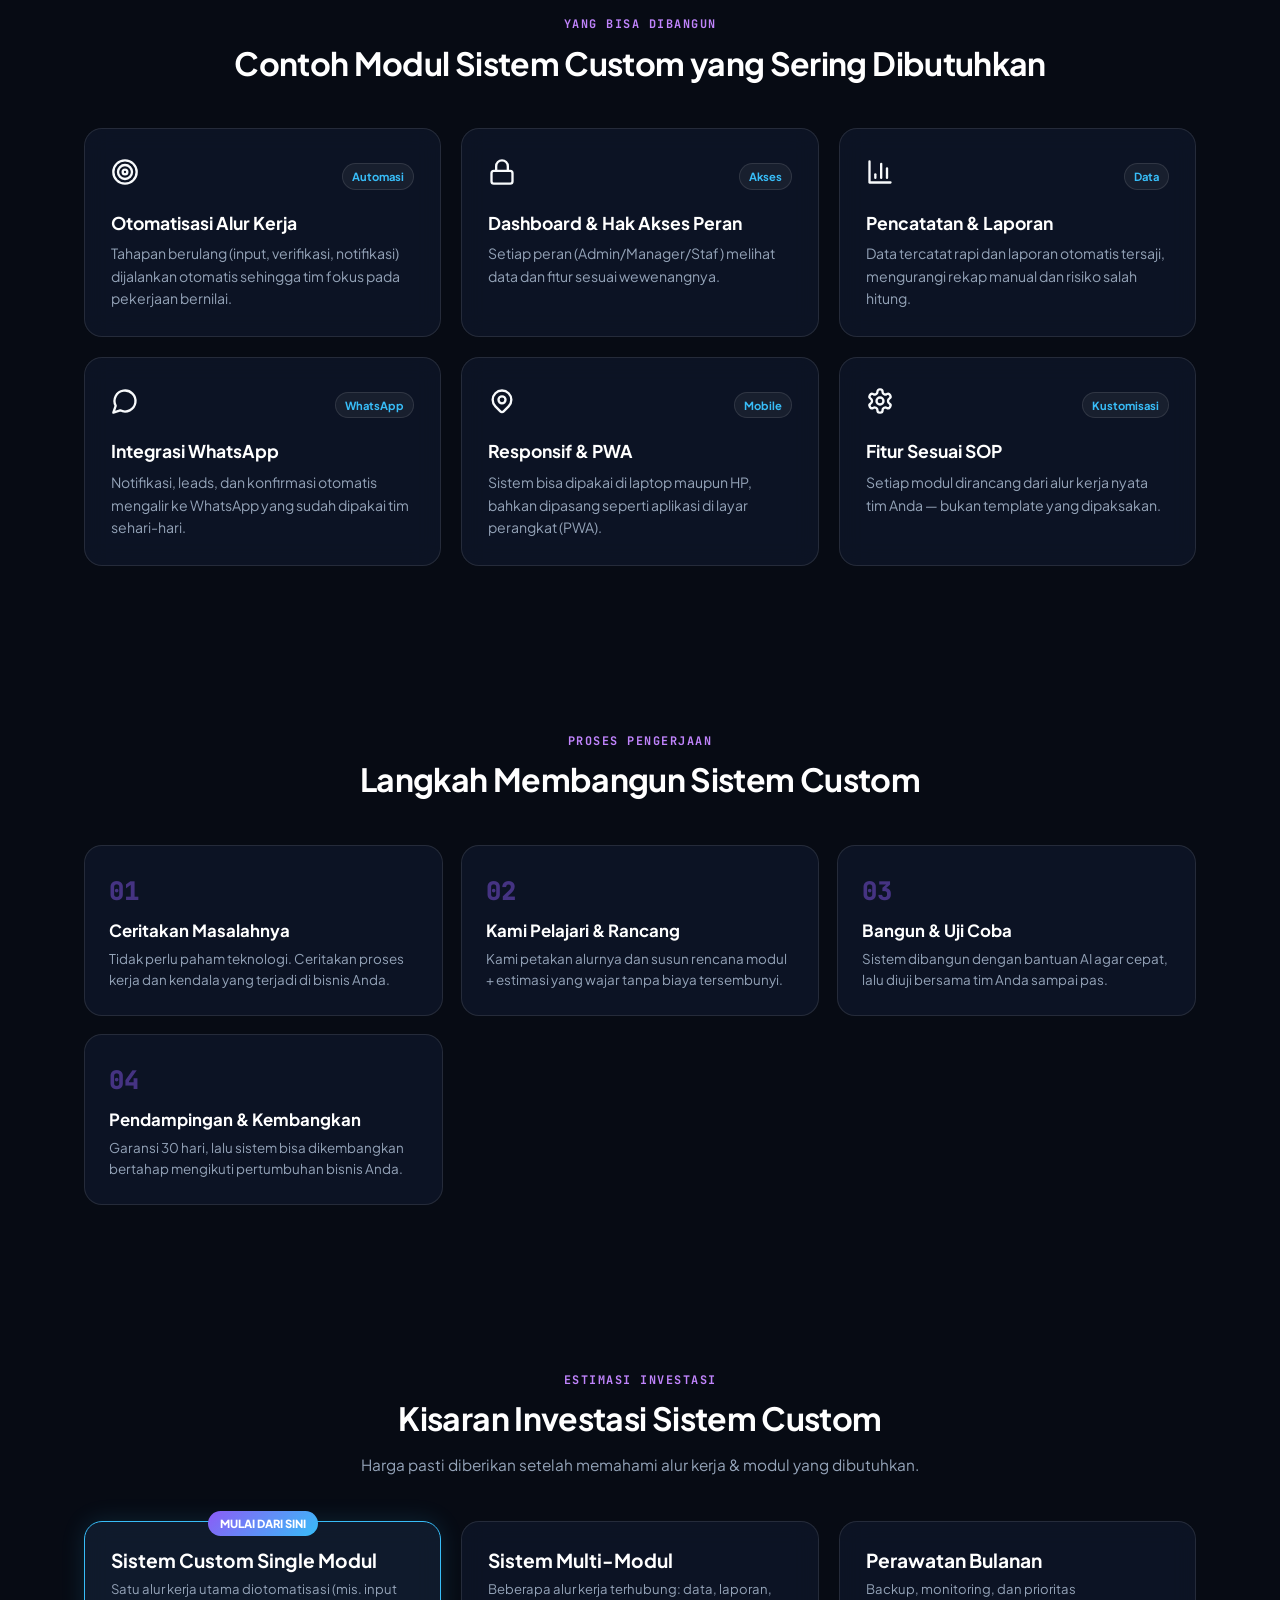
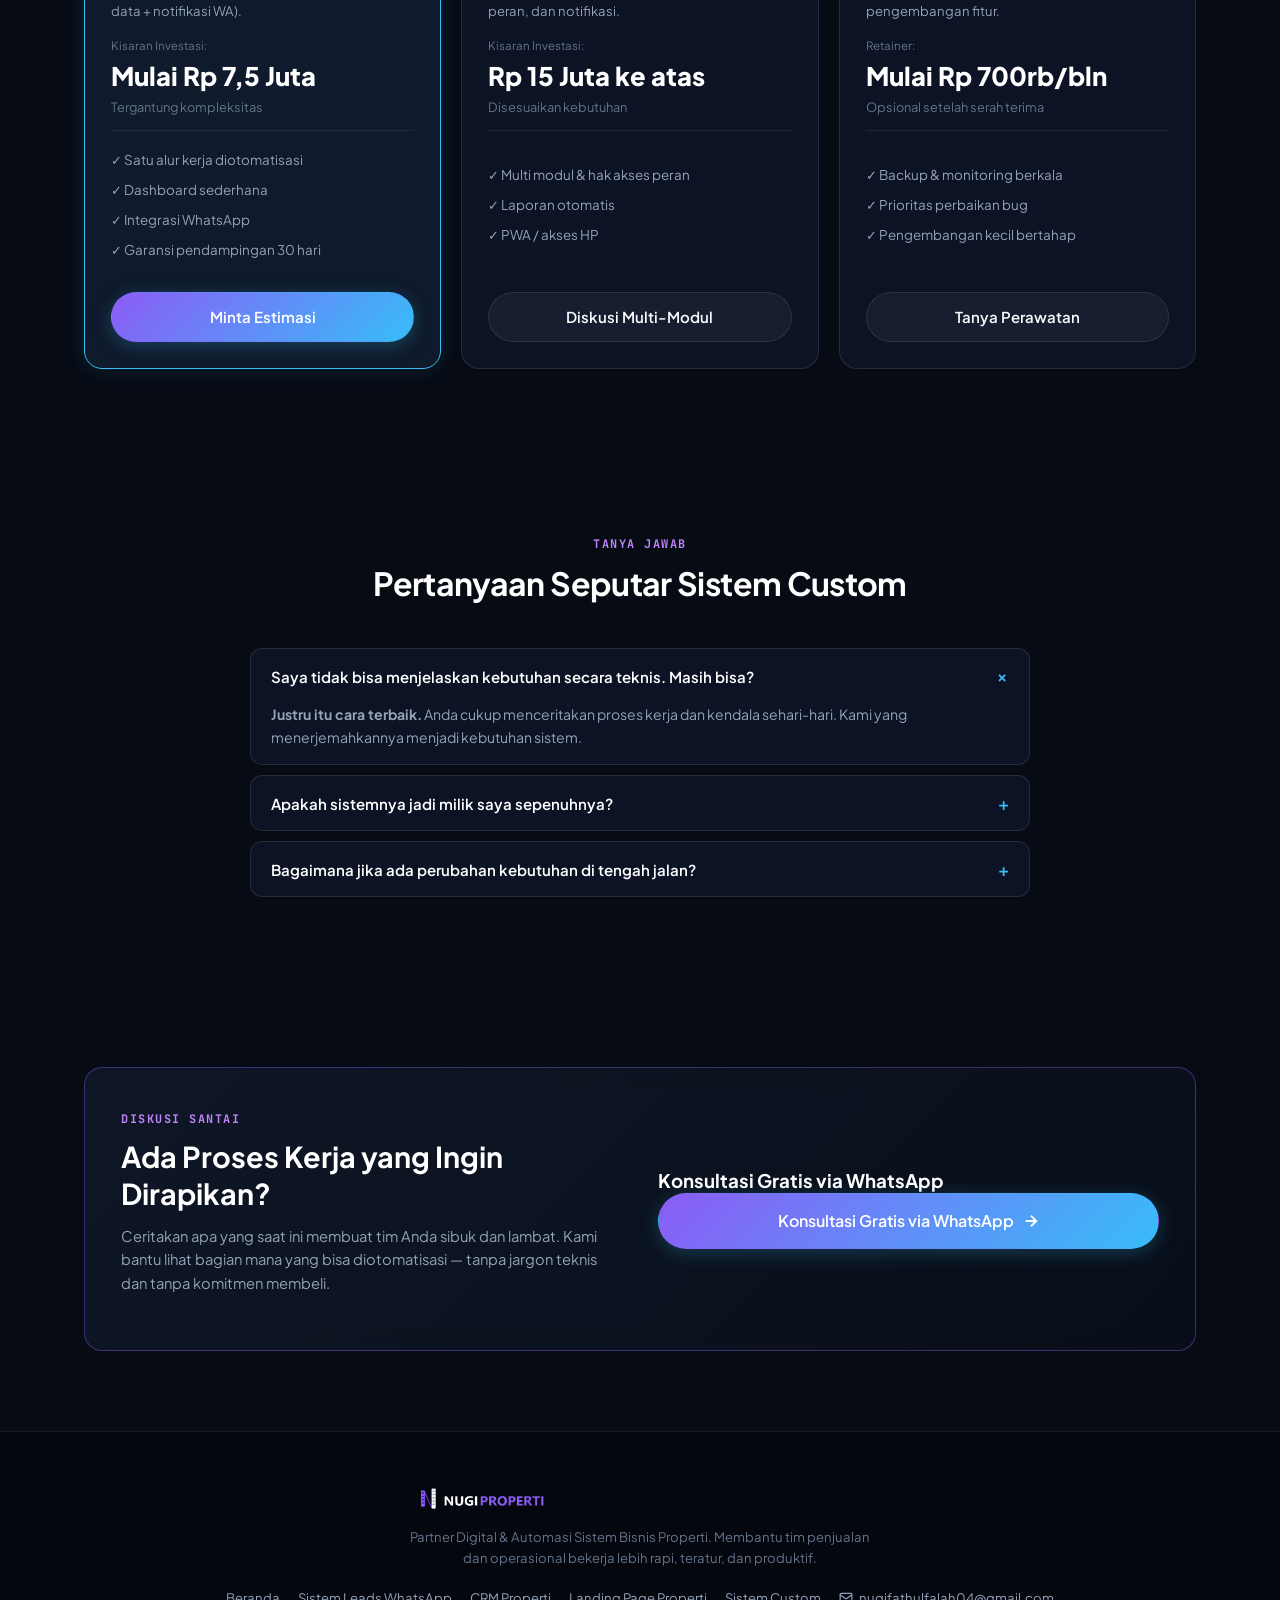
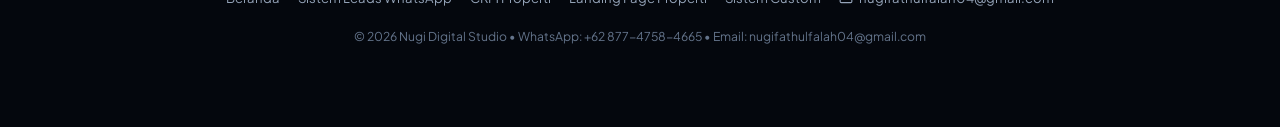
<file: website/sistem-custom/index.html>
<!DOCTYPE html>
<html lang="id">
<head>
  <meta charset="UTF-8">
  <meta name="viewport" content="width=device-width, initial-scale=1.0">
  <title>Sistem Custom & Aplikasi Bisnis di Bandung | NUGIPROPERTI</title>
  <meta name="description" content="Jasa pembuatan sistem custom & aplikasi web untuk bisnis properti dan bisnis lain di Bandung: otomatisasi alur kerja, dashboard internal, integrasi WhatsApp. Konsultasi gratis.">
  <meta name="keywords" content="jasa pembuatan aplikasi bandung, sistem custom bisnis, aplikasi web custom, jasa programmer bandung, otomatisasi bisnis, sistem digital umkm">
  <meta name="robots" content="index, follow, max-image-preview:large">
  <meta name="author" content="NUGIPROPERTI">
  <link rel="canonical" href="https://www.nugi.biz.id/sistem-custom">
  <meta name="theme-color" content="#070b14">

  <!-- Google Fonts -->
  <link rel="preconnect" href="https://fonts.googleapis.com">
  <link rel="preconnect" href="https://fonts.gstatic.com" crossorigin>
  <link href="https://fonts.googleapis.com/css2?family=Plus+Jakarta+Sans:wght@400;500;600;700;800&family=JetBrains+Mono:wght@400;500&display=swap" rel="stylesheet">

  <!-- Favicon -->
  <link rel="icon" type="image/png" href="../assets/brand/nugi_properti_avatar.png">
  <link rel="apple-touch-icon" href="../assets/brand/nugi_properti_avatar.png">

  <!-- CSS -->
  <link rel="stylesheet" href="../style.css">

  <!-- Open Graph -->
  <meta property="og:type" content="website">
  <meta property="og:locale" content="id_ID">
  <meta property="og:site_name" content="NUGIPROPERTI">
  <meta property="og:title" content="Sistem Custom & Aplikasi Bisnis di Bandung | NUGIPROPERTI">
  <meta property="og:description" content="Otomatisasi alur kerja, dashboard internal, dan integrasi WhatsApp yang disesuaikan dengan SOP bisnis Anda.">
  <meta property="og:url" content="https://www.nugi.biz.id/sistem-custom">
  <meta property="og:image" content="https://www.nugi.biz.id/assets/brand/nugi_properti_avatar.png">
  <meta property="og:image:width" content="1024">
  <meta property="og:image:height" content="1024">

  <!-- Twitter Card -->
  <meta name="twitter:card" content="summary_large_image">
  <meta name="twitter:title" content="Sistem Custom & Aplikasi Bisnis di Bandung | NUGIPROPERTI">
  <meta name="twitter:description" content="Aplikasi web custom sesuai SOP bisnis Anda. Tanpa sewa mahal per-user, dikembangkan bertahap.">
  <meta name="twitter:image" content="https://www.nugi.biz.id/assets/brand/nugi_properti_avatar.png">

  <!-- JSON-LD: Service + BreadcrumbList + FAQPage -->
  <script type="application/ld+json">
  {
    "@context": "https://schema.org",
    "@graph": [
      {
        "@type": "Service",
        "@id": "https://www.nugi.biz.id/sistem-custom#service",
        "name": "Jasa Pembuatan Sistem Custom & Aplikasi Bisnis",
        "serviceType": "Custom Software Development",
        "provider": {
          "@type": "ProfessionalService",
          "name": "NUGIPROPERTI",
          "url": "https://www.nugi.biz.id/",
          "telephone": "+6287747584665",
          "email": "nugifathulfalah04@gmail.com",
          "address": {
            "@type": "PostalAddress",
            "addressLocality": "Bandung",
            "addressRegion": "Jawa Barat",
            "addressCountry": "ID"
          },
          "areaServed": { "@type": "City", "name": "Bandung" }
        },
        "areaServed": { "@type": "City", "name": "Bandung" },
        "url": "https://www.nugi.biz.id/sistem-custom",
        "description": "Sistem dan aplikasi web custom yang disesuaikan 100% dengan SOP bisnis Anda: otomatisasi alur kerja, dashboard internal, pencatatan data, dan integrasi WhatsApp.",
        "offers": {
          "@type": "Offer",
          "price": "7500000",
          "priceCurrency": "IDR",
          "description": "Estimasi awal sistem custom (tergantung kompleksitas alur kerja)"
        }
      },
      {
        "@type": "BreadcrumbList",
        "itemListElement": [
          { "@type": "ListItem", "position": 1, "name": "Beranda", "item": "https://www.nugi.biz.id/" },
          { "@type": "ListItem", "position": 2, "name": "Sistem Custom", "item": "https://www.nugi.biz.id/sistem-custom" }
        ]
      },
      {
        "@type": "FAQPage",
        "mainEntity": [
          {
            "@type": "Question",
            "name": "Apa saja contoh sistem custom yang pernah dibuat?",
            "acceptedAnswer": {
              "@type": "Answer",
              "text": "Contohnya sistem pembagian leads otomatis, CRM properti, sistem absensi online, aplikasi pengelolaan sewa kost, dan dashboard internal tim — semuanya disesuaikan dengan SOP bisnis klien."
            }
          },
          {
            "@type": "Question",
            "name": "Apakah jasa ini hanya untuk bisnis properti?",
            "acceptedAnswer": {
              "@type": "Answer",
              "text": "Tidak. Kami melayani berbagai bisnis: properti, jasa, UMKM, hingga organisasi internal. Fokus utama kami adalah memecahkan masalah alur kerja, apa pun industrinya."
            }
          },
          {
            "@type": "Question",
            "name": "Berapa biaya pembuatan sistem custom?",
            "acceptedAnswer": {
              "@type": "Answer",
              "text": "Estimasi mulai Rp 7,5 juta tergantung kompleksitas dan jumlah modul. Harga pasti diberikan setelah memahami alur kerja bisnis Anda."
            }
          }
        ]
      }
    ]
  }
  </script>

  <!-- Tracking config -->
  <script>window.NUGI_TRACKING = { metaPixelId: "", ga4Id: "", googleAdsId: "" };</script>
</head>
<body>

  <!-- Navbar -->
  <header class="navbar" id="navbar">
    <div class="container nav-container">
      <a href="../" class="brand-logo">
        <img src="../assets/brand/nugi_properti_logo.png" alt="NUGIPROPERTI - Sistem Digital dan Automasi Bisnis Properti" class="brand-logo-img" />
      </a>

      <nav class="nav-menu" id="navMenu">
        <a href="../demo" class="nav-link nav-link-highlight">Demo</a>
        <a href="../#solusi" class="nav-link">Solusi Sistem</a>
        <a href="../#portfolio" class="nav-link">Contoh Sistem</a>
        <a href="../#estimasi" class="nav-link">Estimasi Investasi</a>
        <a href="../#faq" class="nav-link">Tanya Jawab</a>
      </nav>

      <div class="nav-cta">
        <a href="https://wa.me/6287747584665?text=Halo%20Mas%20Nugi,%20saya%20tertarik%20konsultasi%20Sistem%20Custom%20untuk%20bisnis%20saya." target="_blank" class="btn btn-primary btn-sm" data-cta="nav-custom">
          <span>Konsultasi WA</span>
          <svg width="15" height="15" viewBox="0 0 24 24" fill="none" stroke="currentColor" stroke-width="2.5"><path d="M5 12h14M12 5l7 7-7 7"/></svg>
        </a>
      </div>

      <button class="mobile-toggle" id="mobileToggle" aria-label="Menu Toggle">
        <span></span><span></span><span></span>
      </button>
    </div>
  </header>

  <!-- Hero -->
  <section class="hero-section" id="hero">
    <div class="container hero-container">
      <div class="hero-copy">
        <div class="badge-pill">
          <span class="badge-dot"></span>
          <span>Untuk Properti &amp; Berbagai Bisnis Lain · Bandung</span>
        </div>

        <h1 class="hero-title">
          Alur Kerja Manual yang Membebani Tim? <span class="gradient-text">Jadikan Sistem Digital yang Pas dengan SOP Anda</span>.
        </h1>

        <p class="hero-subtitle">
          Tidak ada software pasaran yang cocok dengan cara kerja unik bisnis Anda? Kami merancang sistem custom dari nol: otomatisasi alur kerja, pencatatan data, dashboard internal, hingga integrasi WhatsApp — dikembangkan bertahap mengikuti pertumbuhan tim, tanpa biaya sewa mahal per-user.
        </p>

        <div class="hero-actions">
          <a href="https://wa.me/6287747584665?text=Halo%20Mas%20Nugi,%20saya%20ingin%20diskusi%20sistem%20custom%20untuk%20bisnis%20saya." target="_blank" class="btn btn-primary btn-lg" data-cta="custom-hero">
            <svg class="icon" viewBox="0 0 24 24"><path d="M7.9 20A9 9 0 1 0 4 16.1L2 22Z"/></svg>
            <span>Konsultasi Gratis via WhatsApp</span>
          </a>
          <a href="#cara-kerja" class="btn btn-secondary btn-lg">
            <span>Lihat Cara Kerjanya</span>
            <svg class="icon" viewBox="0 0 24 24"><path d="M7 17l10-10M17 17V7H7"/></svg>
          </a>
        </div>

        <div class="trust-strip">
          <div class="trust-item">
            <div class="trust-number">100% Kustom</div>
            <div class="trust-label">Sesuai SOP Anda</div>
          </div>
          <div class="trust-divider"></div>
          <div class="trust-item">
            <div class="trust-number">Tanpa Sewa</div>
            <div class="trust-label">Sistem Milik Anda</div>
          </div>
          <div class="trust-divider"></div>
          <div class="trust-item">
            <div class="trust-number">Bertahap</div>
            <div class="trust-label">Tumbuh Sesuai Bisnis</div>
          </div>
        </div>
      </div>

      <!-- Mini visual -->
      <div class="hero-visual">
        <div class="dashboard-mockup">
          <div class="mockup-header">
            <div class="mockup-brand"><span class="m-dot"></span>SISTEM CUSTOM</div>
            <span class="mockup-live">● DEMO</span>
          </div>
          <div class="mockup-metrics">
            <div class="mockup-metric">
              <div class="m-value">SOP</div>
              <div class="m-label">Dijadikan Sistem</div>
            </div>
            <div class="mockup-metric">
              <div class="m-value">AI</div>
              <div class="m-label">Dipercepat</div>
            </div>
            <div class="mockup-metric">
              <div class="m-value">WA</div>
              <div class="m-label">Terintegrasi</div>
            </div>
          </div>
          <div class="mockup-pipeline">
            <div class="mockup-stage"><span class="stage-dot v"></span><span class="stage-name">Alur Kerja Anda</span><span class="stage-count">→</span></div>
            <div class="mockup-stage"><span class="stage-dot c"></span><span class="stage-name">Modul Digital</span><span class="stage-count">Rancang</span></div>
            <div class="mockup-stage"><span class="stage-dot a"></span><span class="stage-name">Tim Pakai</span><span class="stage-count">Uji Coba</span></div>
            <div class="mockup-stage"><span class="stage-dot e"></span><span class="stage-name">Kembangkan</span><span class="stage-count">Bertahap</span></div>
          </div>
          <span class="mockup-chip"><svg class="icon" viewBox="0 0 24 24" style="width:13px;height:13px;"><path d="M13 2 3 14h7l-1 8 10-12h-7l1-8Z"/></svg> Sesuai Kebutuhan, Bukan Dipaksakan</span>
        </div>
      </div>
    </div>
  </section>

  <!-- Masalah -->
  <section class="section problem-section" id="masalah">
    <div class="container">
      <div class="section-header text-center">
        <span class="section-badge">MASALAH YANG DIHAPUS</span>
        <h2 class="section-title">Saat Software Pasaran Tidak Cukup</h2>
      </div>
      <div class="grid grid-3">
        <div class="card problem-card">
          <div class="card-icon-box bg-red"><svg class="icon" viewBox="0 0 24 24"><circle cx="12" cy="12" r="10"/><path d="M12 8v4"/><path d="M12 16h.01"/></svg></div>
          <h3 class="card-title">Alur Kerja Dipaksa Ubah</h3>
          <p class="card-text">Software pasaran memaksa tim menyesuaikan cara kerja, padahal SOP kantor Anda sudah berjalan baik.</p>
        </div>
        <div class="card problem-card">
          <div class="card-icon-box bg-orange"><svg class="icon" viewBox="0 0 24 24"><rect x="8" y="2" width="8" height="4" rx="1" ry="1"/><path d="M16 4h2a2 2 0 0 1 2 2v14a2 2 0 0 1-2 2H6a2 2 0 0 1-2-2V6a2 2 0 0 1 2-2h2"/><path d="M12 11h4"/><path d="M12 16h4"/><path d="M8 11h.01"/><path d="M8 16h.01"/></svg></div>
          <h3 class="card-title">Sewa Mahal per-User</h3>
          <p class="card-text">Lisensi per-user per bulan menumpuk biaya, padahal fitur yang dipakai hanya sebagian kecil.</p>
        </div>
        <div class="card problem-card">
          <div class="card-icon-box bg-purple"><svg class="icon" viewBox="0 0 24 24"><circle cx="11" cy="11" r="8"/><path d="m21 21-4.3-4.3"/></svg></div>
          <h3 class="card-title">Data Tidak Terhubung</h3>
          <p class="card-text">Excel, WhatsApp, dan aplikasi terpisah membuat data tidak sinkron dan laporan butuh rekap manual berjam-jam.</p>
        </div>
      </div>
    </div>
  </section>

  <!-- Fitur -->
  <section class="section solutions-section" id="fitur">
    <div class="container">
      <div class="section-header text-center">
        <span class="section-badge">YANG BISA DIBANGUN</span>
        <h2 class="section-title">Contoh Modul Sistem Custom yang Sering Dibutuhkan</h2>
      </div>
      <div class="grid grid-3">
        <div class="card solution-card">
          <div class="solution-header">
            <span class="solution-icon"><svg class="icon" viewBox="0 0 24 24"><circle cx="12" cy="12" r="10"/><circle cx="12" cy="12" r="6"/><circle cx="12" cy="12" r="2"/></svg></span>
            <span class="solution-tag">Automasi</span>
          </div>
          <h3 class="card-title">Otomatisasi Alur Kerja</h3>
          <p class="card-text">Tahapan berulang (input, verifikasi, notifikasi) dijalankan otomatis sehingga tim fokus pada pekerjaan bernilai.</p>
        </div>
        <div class="card solution-card">
          <div class="solution-header">
            <span class="solution-icon"><svg class="icon" viewBox="0 0 24 24"><rect width="18" height="11" x="3" y="11" rx="2" ry="2"/><path d="M7 11V7a5 5 0 0 1 10 0v4"/></svg></span>
            <span class="solution-tag">Akses</span>
          </div>
          <h3 class="card-title">Dashboard &amp; Hak Akses Peran</h3>
          <p class="card-text">Setiap peran (Admin/Manager/Staf) melihat data dan fitur sesuai wewenangnya.</p>
        </div>
        <div class="card solution-card">
          <div class="solution-header">
            <span class="solution-icon"><svg class="icon" viewBox="0 0 24 24"><path d="M3 3v18h18"/><path d="M18 17V9"/><path d="M13 17V5"/><path d="M8 17v-3"/></svg></span>
            <span class="solution-tag">Data</span>
          </div>
          <h3 class="card-title">Pencatatan &amp; Laporan</h3>
          <p class="card-text">Data tercatat rapi dan laporan otomatis tersaji, mengurangi rekap manual dan risiko salah hitung.</p>
        </div>
        <div class="card solution-card">
          <div class="solution-header">
            <span class="solution-icon"><svg class="icon" viewBox="0 0 24 24"><path d="M7.9 20A9 9 0 1 0 4 16.1L2 22Z"/></svg></span>
            <span class="solution-tag">WhatsApp</span>
          </div>
          <h3 class="card-title">Integrasi WhatsApp</h3>
          <p class="card-text">Notifikasi, leads, dan konfirmasi otomatis mengalir ke WhatsApp yang sudah dipakai tim sehari-hari.</p>
        </div>
        <div class="card solution-card">
          <div class="solution-header">
            <span class="solution-icon"><svg class="icon" viewBox="0 0 24 24"><path d="M17.657 16.657L13.414 20.9a1.998 1.998 0 0 1-2.827 0l-4.244-4.243a8 8 0 1 1 11.314 0z"/><path d="M15 11a3 3 0 1 1-6 0 3 3 0 0 1 6 0z"/></svg></span>
            <span class="solution-tag">Mobile</span>
          </div>
          <h3 class="card-title">Responsif &amp; PWA</h3>
          <p class="card-text">Sistem bisa dipakai di laptop maupun HP, bahkan dipasang seperti aplikasi di layar perangkat (PWA).</p>
        </div>
        <div class="card solution-card">
          <div class="solution-header">
            <span class="solution-icon"><svg class="icon" viewBox="0 0 24 24"><path d="M12.22 2h-.44a2 2 0 0 0-2 2v.18a2 2 0 0 1-1 1.73l-.43.25a2 2 0 0 1-2 0l-.15-.08a2 2 0 0 0-2.73.73l-.22.38a2 2 0 0 0 .73 2.73l.15.1a2 2 0 0 1 1 1.72v.51a2 2 0 0 1-1 1.74l-.15.09a2 2 0 0 0-.73 2.73l.22.38a2 2 0 0 0 2.73.73l.15-.08a2 2 0 0 1 2 0l.43.25a2 2 0 0 1 1 1.73V20a2 2 0 0 0 2 2h.44a2 2 0 0 0 2-2v-.18a2 2 0 0 1 1-1.73l.43-.25a2 2 0 0 1 2 0l.15.08a2 2 0 0 0 2.73-.73l.22-.39a2 2 0 0 0-.73-2.73l-.15-.08a2 2 0 0 1-1-1.74v-.5a2 2 0 0 1 1-1.74l.15-.09a2 2 0 0 0 .73-2.73l-.22-.38a2 2 0 0 0-2.73-.73l-.15.08a2 2 0 0 1-2 0l-.43-.25a2 2 0 0 1-1-1.73V4a2 2 0 0 0-2-2z"/><circle cx="12" cy="12" r="3"/></svg></span>
            <span class="solution-tag">Kustomisasi</span>
          </div>
          <h3 class="card-title">Fitur Sesuai SOP</h3>
          <p class="card-text">Setiap modul dirancang dari alur kerja nyata tim Anda — bukan template yang dipaksakan.</p>
        </div>
      </div>
    </div>
  </section>

  <!-- Cara Kerja -->
  <section class="section process-section" id="cara-kerja">
    <div class="container">
      <div class="section-header text-center">
        <span class="section-badge">PROSES PENGERJAAN</span>
        <h2 class="section-title">Langkah Membangun Sistem Custom</h2>
      </div>
      <div class="process-timeline">
        <div class="process-step">
          <div class="step-number">01</div>
          <h3 class="step-title">Ceritakan Masalahnya</h3>
          <p class="step-desc">Tidak perlu paham teknologi. Ceritakan proses kerja dan kendala yang terjadi di bisnis Anda.</p>
        </div>
        <div class="process-step">
          <div class="step-number">02</div>
          <h3 class="step-title">Kami Pelajari &amp; Rancang</h3>
          <p class="step-desc">Kami petakan alurnya dan susun rencana modul + estimasi yang wajar tanpa biaya tersembunyi.</p>
        </div>
        <div class="process-step">
          <div class="step-number">03</div>
          <h3 class="step-title">Bangun &amp; Uji Coba</h3>
          <p class="step-desc">Sistem dibangun dengan bantuan AI agar cepat, lalu diuji bersama tim Anda sampai pas.</p>
        </div>
        <div class="process-step">
          <div class="step-number">04</div>
          <h3 class="step-title">Pendampingan &amp; Kembangkan</h3>
          <p class="step-desc">Garansi 30 hari, lalu sistem bisa dikembangkan bertahap mengikuti pertumbuhan bisnis Anda.</p>
        </div>
      </div>
    </div>
  </section>

  <!-- Estimasi -->
  <section class="section pricing-section" id="estimasi">
    <div class="container">
      <div class="section-header text-center">
        <span class="section-badge">ESTIMASI INVESTASI</span>
        <h2 class="section-title">Kisaran Investasi Sistem Custom</h2>
        <p class="section-subtitle">Harga pasti diberikan setelah memahami alur kerja &amp; modul yang dibutuhkan.</p>
      </div>
      <div class="grid grid-3">
        <div class="card pricing-card featured-pricing">
          <div class="featured-badge">MULAI DARI SINI</div>
          <div class="pricing-header">
            <h3 class="package-name">Sistem Custom Single Modul</h3>
            <p class="package-desc">Satu alur kerja utama diotomatisasi (mis. input data + notifikasi WA).</p>
            <div class="price-box">
              <span class="price-from">Kisaran Investasi:</span>
              <span class="price-amount">Mulai Rp 7,5 Juta</span>
              <span class="price-range">Tergantung kompleksitas</span>
            </div>
          </div>
          <ul class="pricing-features">
            <li>✓ Satu alur kerja diotomatisasi</li>
            <li>✓ Dashboard sederhana</li>
            <li>✓ Integrasi WhatsApp</li>
            <li>✓ Garansi pendampingan 30 hari</li>
          </ul>
          <a href="https://wa.me/6287747584665?text=Halo%20Mas%20Nugi,%20saya%20mau%20minta%20estimasi%20Sistem%20Custom." target="_blank" class="btn btn-primary btn-block" data-cta="custom-estimasi">Minta Estimasi</a>
        </div>
        <div class="card pricing-card">
          <div class="pricing-header">
            <h3 class="package-name">Sistem Multi-Modul</h3>
            <p class="package-desc">Beberapa alur kerja terhubung: data, laporan, peran, dan notifikasi.</p>
            <div class="price-box">
              <span class="price-from">Kisaran Investasi:</span>
              <span class="price-amount">Rp 15 Juta ke atas</span>
              <span class="price-range">Disesuaikan kebutuhan</span>
            </div>
          </div>
          <ul class="pricing-features">
            <li>✓ Multi modul &amp; hak akses peran</li>
            <li>✓ Laporan otomatis</li>
            <li>✓ PWA / akses HP</li>
          </ul>
          <a href="https://wa.me/6287747584665?text=Halo%20Mas%20Nugi,%20saya%20ingin%20diskusi%20sistem%20custom%20multi-modul%20untuk%20bisnis%20saya." target="_blank" class="btn btn-secondary btn-block" data-cta="custom-multi">Diskusi Multi-Modul</a>
        </div>
        <div class="card pricing-card">
          <div class="pricing-header">
            <h3 class="package-name">Perawatan Bulanan</h3>
            <p class="package-desc">Backup, monitoring, dan prioritas pengembangan fitur.</p>
            <div class="price-box">
              <span class="price-from">Retainer:</span>
              <span class="price-amount">Mulai Rp 700rb/bln</span>
              <span class="price-range">Opsional setelah serah terima</span>
            </div>
          </div>
          <ul class="pricing-features">
            <li>✓ Backup &amp; monitoring berkala</li>
            <li>✓ Prioritas perbaikan bug</li>
            <li>✓ Pengembangan kecil bertahap</li>
          </ul>
          <a href="https://wa.me/6287747584665?text=Halo%20Mas%20Nugi,%20saya%20ingin%20tanya%20skema%20perawatan%20sistem%20custom." target="_blank" class="btn btn-secondary btn-block" data-cta="custom-retainer">Tanya Perawatan</a>
        </div>
      </div>
    </div>
  </section>

  <!-- FAQ -->
  <section class="section faq-section" id="faq">
    <div class="container">
      <div class="section-header text-center">
        <span class="section-badge">TANYA JAWAB</span>
        <h2 class="section-title">Pertanyaan Seputar Sistem Custom</h2>
      </div>
      <div class="faq-accordion">
        <div class="faq-item active">
          <button class="faq-question">
            <span>Saya tidak bisa menjelaskan kebutuhan secara teknis. Masih bisa?</span>
            <span class="faq-icon">+</span>
          </button>
          <div class="faq-answer">
            <p><strong>Justru itu cara terbaik.</strong> Anda cukup menceritakan proses kerja dan kendala sehari-hari. Kami yang menerjemahkannya menjadi kebutuhan sistem.</p>
          </div>
        </div>
        <div class="faq-item">
          <button class="faq-question">
            <span>Apakah sistemnya jadi milik saya sepenuhnya?</span>
            <span class="faq-icon">+</span>
          </button>
          <div class="faq-answer">
            <p><strong>Ya.</strong> Sistem dan data dikembangkan khusus untuk bisnis Anda dengan skema hak guna. Detail teknis dan skema lisensi dijelaskan transparan sebelum kerja dimulai.</p>
          </div>
        </div>
        <div class="faq-item">
          <button class="faq-question">
            <span>Bagaimana jika ada perubahan kebutuhan di tengah jalan?</span>
            <span class="faq-icon">+</span>
          </button>
          <div class="faq-answer">
            <p>Perubahan kecil masih kami tampung dalam putaran revisi. Penambahan fitur besar dihitung sebagai add-on, dengan ruang lingkup yang jelas sejak awal agar tidak ada biaya tak terduga.</p>
          </div>
        </div>
      </div>
    </div>
  </section>

  <!-- CTA -->
  <section class="section consultation-section">
    <div class="container">
      <div class="card consultation-card">
        <div class="consultation-grid">
          <div class="consultation-text">
            <span class="section-badge">DISKUSI SANTAI</span>
            <h2 class="consultation-title">Ada Proses Kerja yang Ingin Dirapikan?</h2>
            <p class="consultation-subtitle">Ceritakan apa yang saat ini membuat tim Anda sibuk dan lambat. Kami bantu lihat bagian mana yang bisa diotomatisasi — tanpa jargon teknis dan tanpa komitmen membeli.</p>
          </div>
          <div class="consultation-form-box">
            <h3 class="form-box-title">Konsultasi Gratis via WhatsApp</h3>
            <a href="https://wa.me/6287747584665?text=Halo%20Mas%20Nugi,%20saya%20ingin%20konsultasi%20Sistem%20Custom%20untuk%20bisnis%20saya." target="_blank" class="btn btn-primary btn-block btn-lg" data-cta="custom-cta-bottom">
              <span>Konsultasi Gratis via WhatsApp</span>
              <svg width="18" height="18" viewBox="0 0 24 24" fill="none" stroke="currentColor" stroke-width="2.5"><path d="M5 12h14M12 5l7 7-7 7"/></svg>
            </a>
          </div>
        </div>
      </div>
    </div>
  </section>

  <!-- Footer -->
  <footer class="footer">
    <div class="container footer-container">
      <div class="footer-left">
        <a href="../" class="brand-logo">
          <img src="../assets/brand/nugi_properti_logo.png" alt="NUGIPROPERTI - Sistem Digital dan Automasi Bisnis Properti" class="brand-logo-img">
        </a>
        <p class="footer-tagline">Partner Digital &amp; Automasi Sistem Bisnis Properti. Membantu tim penjualan dan operasional bekerja lebih rapi, teratur, dan produktif.</p>
      </div>

      <div class="footer-links">
        <a href="../">Beranda</a>
        <a href="../sistem-leads-whatsapp">Sistem Leads WhatsApp</a>
        <a href="../crm-properti">CRM Properti</a>
        <a href="../landing-page-properti">Landing Page Properti</a>
        <a href="../sistem-custom">Sistem Custom</a>
        <a href="mailto:nugifathulfalah04@gmail.com" class="email-link"><svg class="icon" viewBox="0 0 24 24"><rect width="20" height="16" x="2" y="4" rx="2"/><path d="m22 7-8.97 5.7a1.94 1.94 0 0 1-2.06 0L2 7"/></svg> nugifathulfalah04@gmail.com</a>
      </div>

      <div class="footer-bottom">
        <p>&copy; 2026 Nugi Digital Studio &bull; WhatsApp: +62 877-4758-4665 &bull; Email: nugifathulfalah04@gmail.com</p>
      </div>
    </div>
  </footer>

  <!-- Sticky Float WhatsApp -->
  <div class="sticky-wa-float">
    <a href="https://wa.me/6287747584665?text=Halo%20Mas%20Nugi,%20saya%20ingin%20konsultasi%20Sistem%20Custom%20untuk%20bisnis%20saya." target="_blank" class="float-wa-btn" id="btnStickyWA" aria-label="Konsultasi WhatsApp" data-cta="custom-sticky">
      <span class="float-icon"><svg class="icon" viewBox="0 0 24 24"><path d="M7.9 20A9 9 0 1 0 4 16.1L2 22Z"/></svg></span>
      <span class="float-text">Konsultasi WhatsApp</span>
    </a>
  </div>

  <!-- JavaScript -->
  <script src="../app.js"></script>
</body>
</html>
</file>
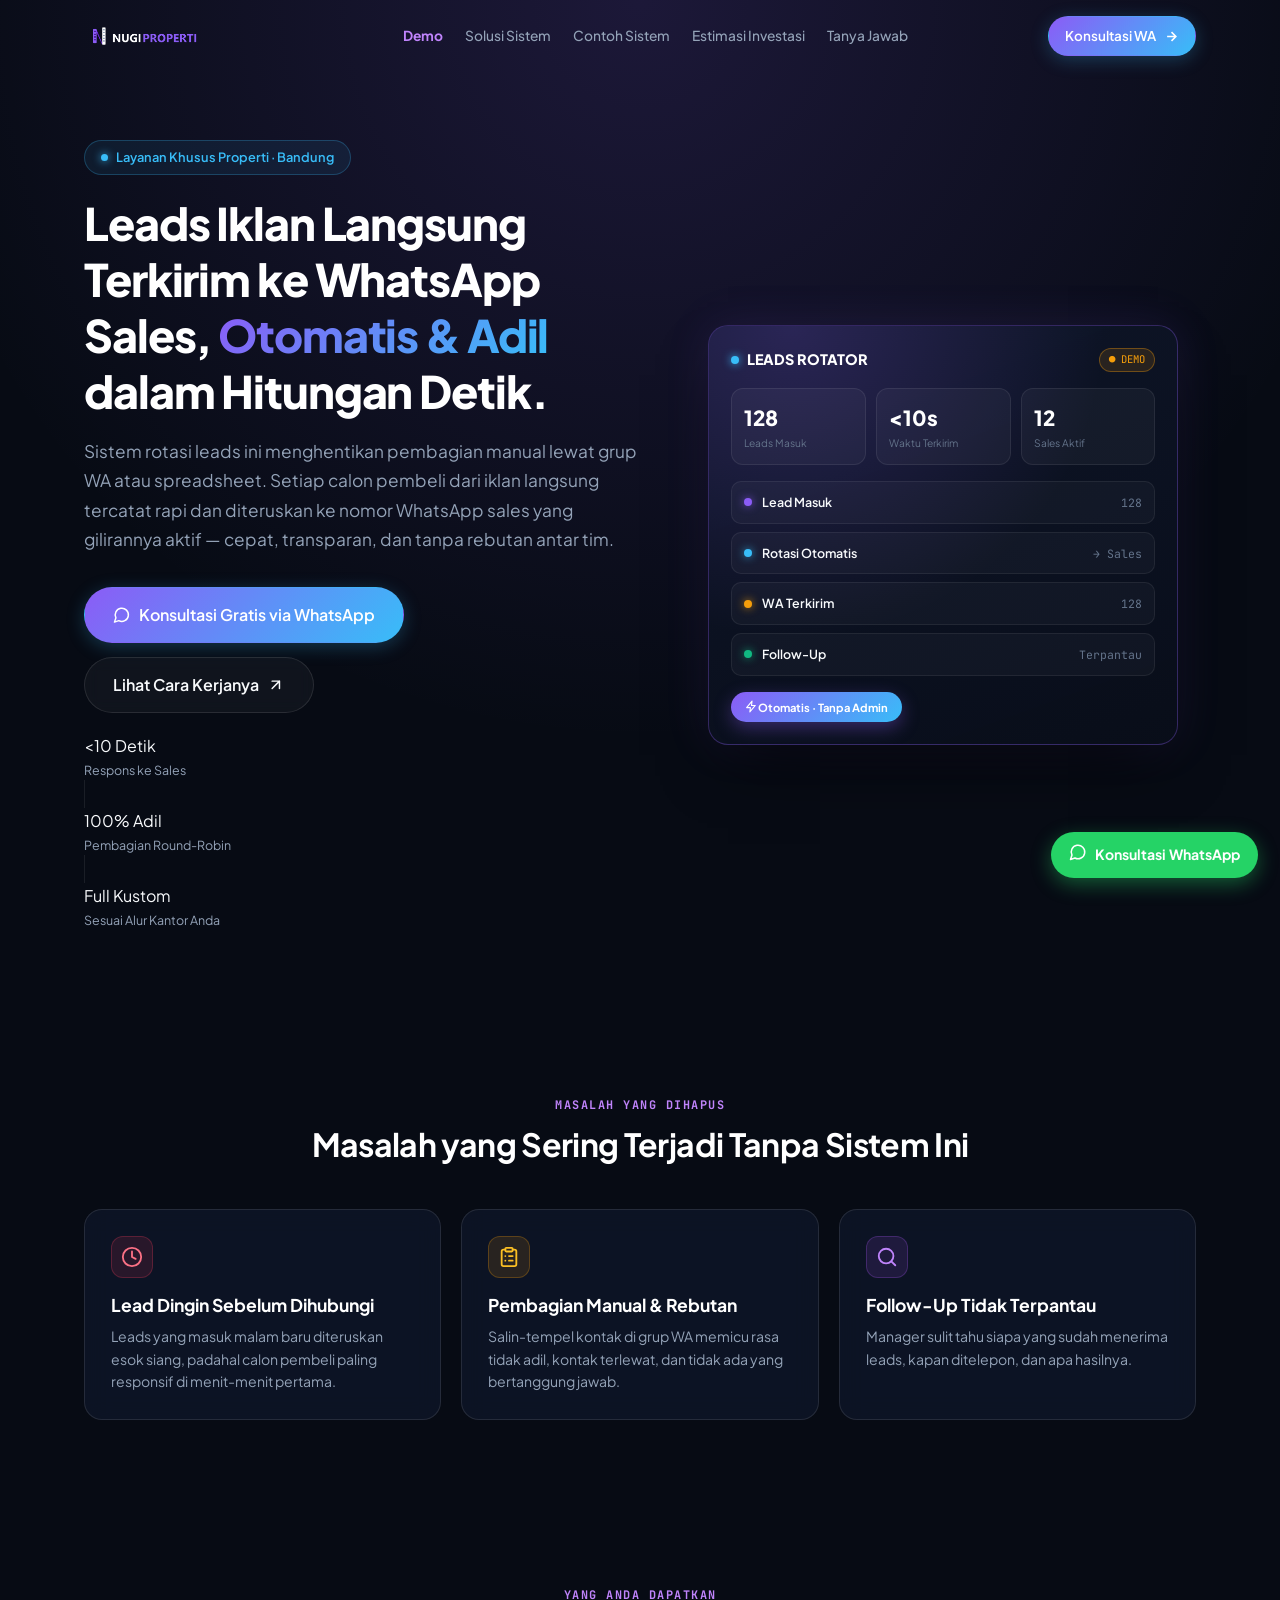
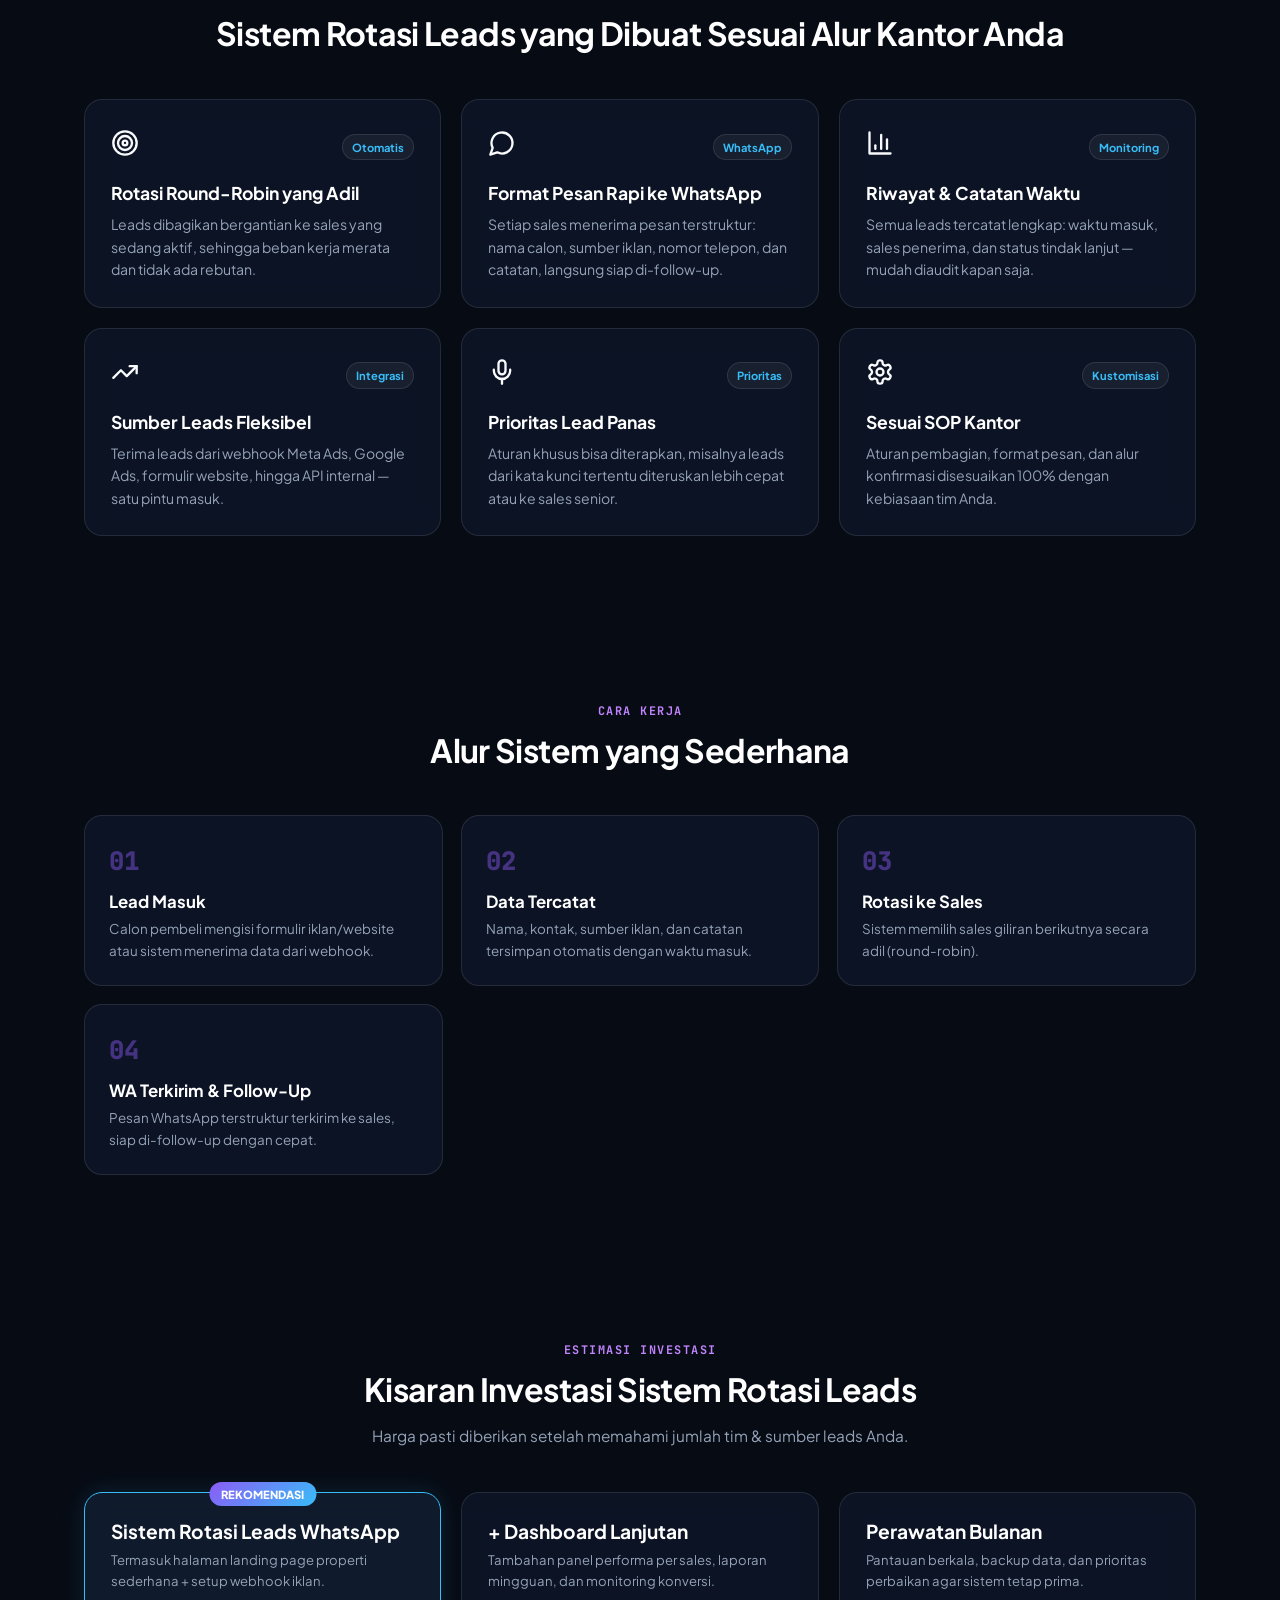
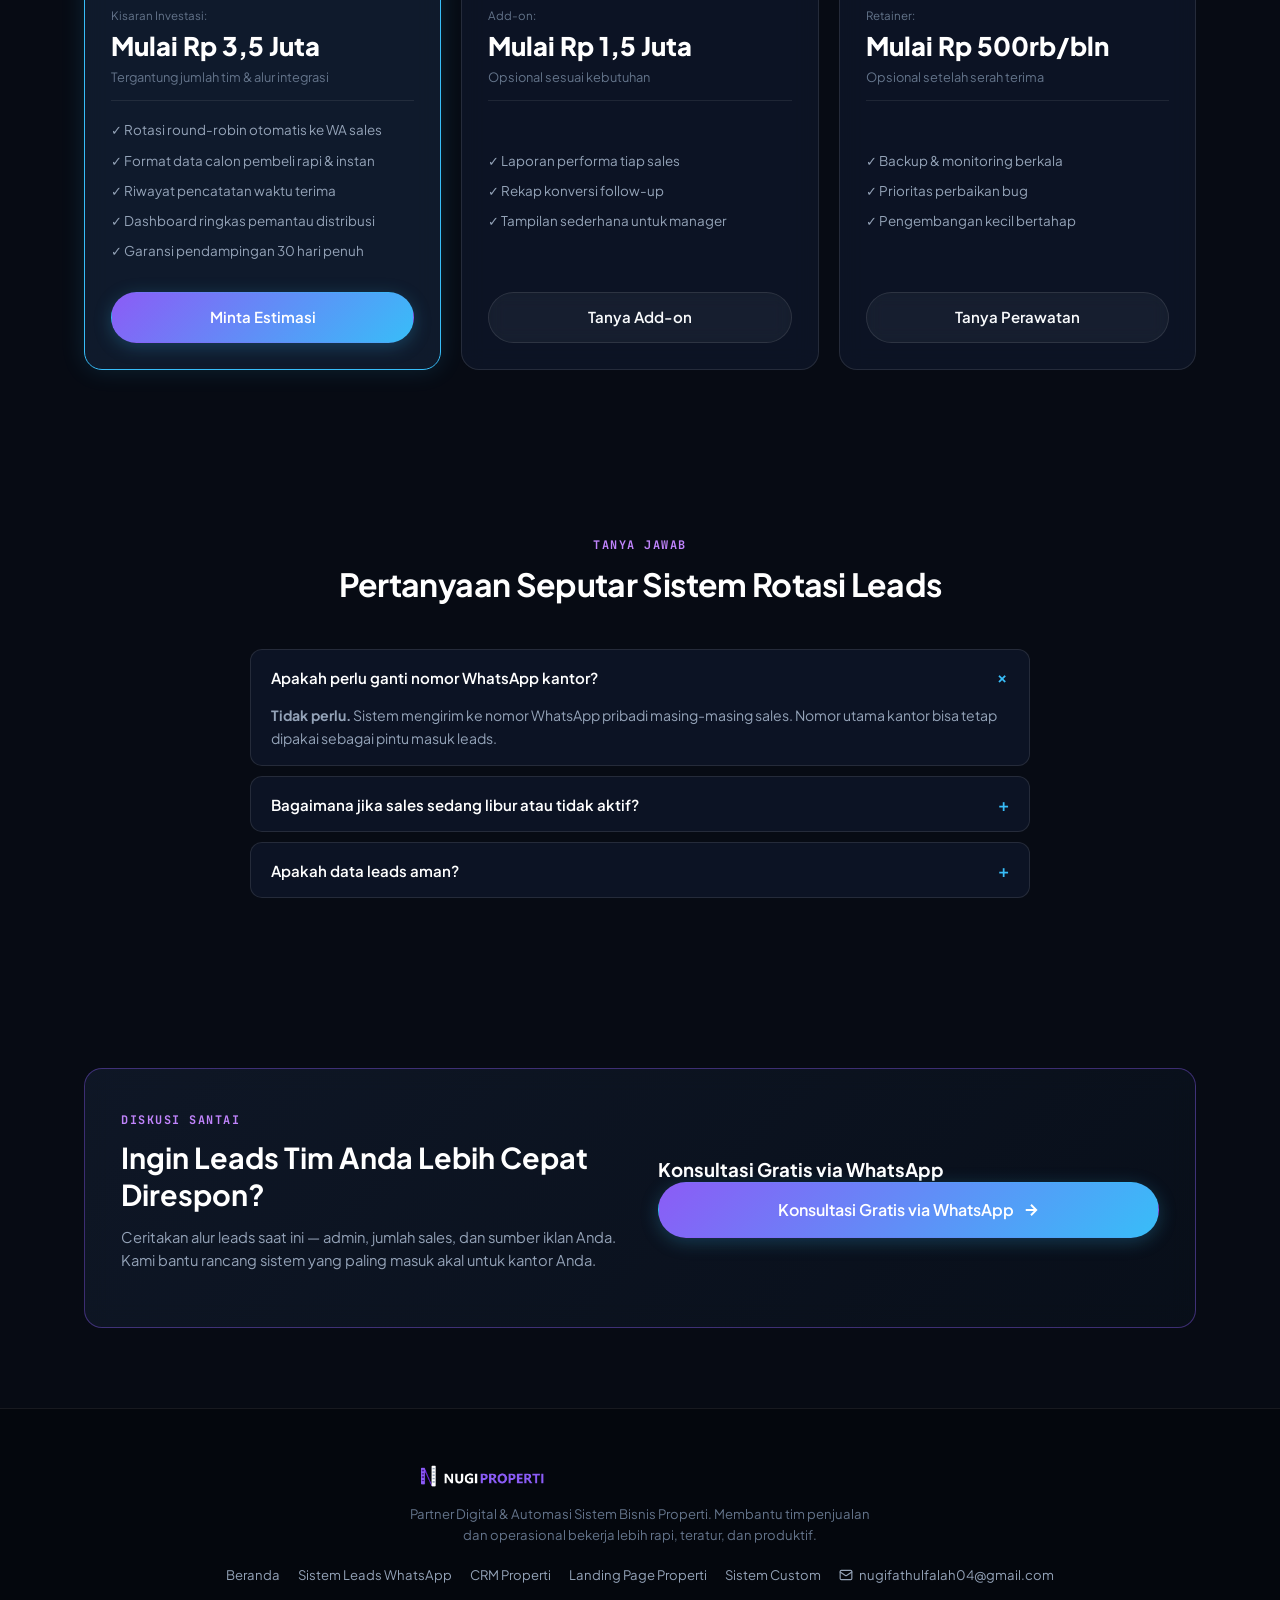
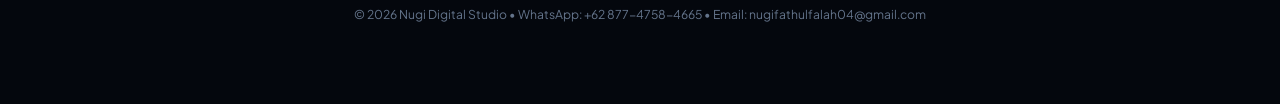
<file: website/sistem-leads-whatsapp/index.html>
<!DOCTYPE html>
<html lang="id">
<head>
  <meta charset="UTF-8">
  <meta name="viewport" content="width=device-width, initial-scale=1.0">
  <title>Sistem Rotasi Leads WhatsApp Properti di Bandung | NUGIPROPERTI</title>
  <meta name="description" content="Sistem rotasi leads WhatsApp untuk tim sales properti di Bandung: leads iklan terbagi otomatis & adil ke sales dalam <10 detik. Mulai Rp 3,5 juta.">
  <meta name="keywords" content="sistem leads whatsapp, rotasi leads properti, pembagian leads otomatis, aplikasi leads sales bandung, jasa crm leads properti, whatsapp gateway properti">
  <meta name="robots" content="index, follow, max-image-preview:large">
  <meta name="author" content="NUGIPROPERTI">
  <link rel="canonical" href="https://www.nugi.biz.id/sistem-leads-whatsapp">
  <meta name="theme-color" content="#070b14">

  <!-- Google Fonts -->
  <link rel="preconnect" href="https://fonts.googleapis.com">
  <link rel="preconnect" href="https://fonts.gstatic.com" crossorigin>
  <link href="https://fonts.googleapis.com/css2?family=Plus+Jakarta+Sans:wght@400;500;600;700;800&family=JetBrains+Mono:wght@400;500&display=swap" rel="stylesheet">

  <!-- Favicon -->
  <link rel="icon" type="image/png" href="../assets/brand/nugi_properti_avatar.png">
  <link rel="apple-touch-icon" href="../assets/brand/nugi_properti_avatar.png">

  <!-- CSS -->
  <link rel="stylesheet" href="../style.css">

  <!-- Open Graph -->
  <meta property="og:type" content="website">
  <meta property="og:locale" content="id_ID">
  <meta property="og:site_name" content="NUGIPROPERTI">
  <meta property="og:title" content="Sistem Rotasi Leads WhatsApp Properti di Bandung | NUGIPROPERTI">
  <meta property="og:description" content="Leads iklan terbagi otomatis & adil ke WhatsApp sales dalam hitungan detik. Bebaskan admin dari pembagian manual.">
  <meta property="og:url" content="https://www.nugi.biz.id/sistem-leads-whatsapp">
  <meta property="og:image" content="https://www.nugi.biz.id/assets/brand/nugi_properti_avatar.png">
  <meta property="og:image:width" content="1024">
  <meta property="og:image:height" content="1024">

  <!-- Twitter Card -->
  <meta name="twitter:card" content="summary_large_image">
  <meta name="twitter:title" content="Sistem Rotasi Leads WhatsApp Properti di Bandung | NUGIPROPERTI">
  <meta name="twitter:description" content="Pembagian leads otomatis & adil ke WhatsApp sales dalam <10 detik. Mulai Rp 3,5 juta.">
  <meta name="twitter:image" content="https://www.nugi.biz.id/assets/brand/nugi_properti_avatar.png">

  <!-- JSON-LD: Service + BreadcrumbList + FAQPage -->
  <script type="application/ld+json">
  {
    "@context": "https://schema.org",
    "@graph": [
      {
        "@type": "Service",
        "@id": "https://www.nugi.biz.id/sistem-leads-whatsapp#service",
        "name": "Sistem Rotasi Leads WhatsApp untuk Tim Sales Properti",
        "serviceType": "WhatsApp Lead Routing System",
        "provider": {
          "@type": "ProfessionalService",
          "name": "NUGIPROPERTI",
          "url": "https://www.nugi.biz.id/",
          "telephone": "+6287747584665",
          "email": "nugifathulfalah04@gmail.com",
          "address": {
            "@type": "PostalAddress",
            "addressLocality": "Bandung",
            "addressRegion": "Jawa Barat",
            "addressCountry": "ID"
          },
          "areaServed": { "@type": "City", "name": "Bandung" }
        },
        "areaServed": { "@type": "City", "name": "Bandung" },
        "url": "https://www.nugi.biz.id/sistem-leads-whatsapp",
        "description": "Sistem pembagian leads iklan secara otomatis, adil, dan bergantian (round-robin) langsung ke nomor WhatsApp pribadi sales. Respons prospek lebih cepat tanpa menunggu admin kantor.",
        "offers": {
          "@type": "Offer",
          "price": "3500000",
          "priceCurrency": "IDR",
          "description": "Estimasi awal Sistem Rotasi Leads WhatsApp (tergantung jumlah tim & alur integrasi)"
        }
      },
      {
        "@type": "BreadcrumbList",
        "itemListElement": [
          { "@type": "ListItem", "position": 1, "name": "Beranda", "item": "https://www.nugi.biz.id/" },
          { "@type": "ListItem", "position": 2, "name": "Sistem Leads WhatsApp", "item": "https://www.nugi.biz.id/sistem-leads-whatsapp" }
        ]
      },
      {
        "@type": "FAQPage",
        "mainEntity": [
          {
            "@type": "Question",
            "name": "Bagaimana sistem rotasi leads WhatsApp bekerja?",
            "acceptedAnswer": {
              "@type": "Answer",
              "text": "Saat lead masuk dari formulir iklan atau webhook, sistem langsung mencatat datanya lalu mengirim pesan WhatsApp otomatis ke nomor sales yang gilirannya aktif (round-robin), sehingga pembagian adil tanpa campur tangan admin."
            }
          },
          {
            "@type": "Question",
            "name": "Apakah bisa diintegrasikan dengan iklan Meta dan Google Ads?",
            "acceptedAnswer": {
              "@type": "Answer",
              "text": "Bisa. Sistem menerima data dari webhook/pixel Meta Ads, Google Ads, atau formulir website, lalu meneruskannya ke sales dengan format pesan yang rapi."
            }
          },
          {
            "@type": "Question",
            "name": "Berapa biaya membuat sistem rotasi leads?",
            "acceptedAnswer": {
              "@type": "Answer",
              "text": "Estimasi mulai Rp 3,5 juta tergantung jumlah tim sales dan kompleksitas integrasi. Harga pasti diberikan setelah diskusi alur kerja kantor Anda."
            }
          }
        ]
      }
    ]
  }
  </script>

  <!-- Tracking config (siap diisi) -->
  <script>window.NUGI_TRACKING = { metaPixelId: "", ga4Id: "", googleAdsId: "" };</script>
</head>
<body>

  <!-- Navbar -->
  <header class="navbar" id="navbar">
    <div class="container nav-container">
      <a href="../" class="brand-logo">
        <img src="../assets/brand/nugi_properti_logo.png" alt="NUGIPROPERTI - Sistem Digital dan Automasi Bisnis Properti" class="brand-logo-img" />
      </a>

      <nav class="nav-menu" id="navMenu">
        <a href="../demo" class="nav-link nav-link-highlight">Demo</a>
        <a href="../#solusi" class="nav-link">Solusi Sistem</a>
        <a href="../#portfolio" class="nav-link">Contoh Sistem</a>
        <a href="../#estimasi" class="nav-link">Estimasi Investasi</a>
        <a href="../#faq" class="nav-link">Tanya Jawab</a>
      </nav>

      <div class="nav-cta">
        <a href="https://wa.me/6287747584665?text=Halo%20Mas%20Nugi,%20saya%20tertarik%20konsultasi%20Sistem%20Rotasi%20Leads%20WhatsApp." target="_blank" class="btn btn-primary btn-sm" data-cta="nav-leads">
          <span>Konsultasi WA</span>
          <svg width="15" height="15" viewBox="0 0 24 24" fill="none" stroke="currentColor" stroke-width="2.5"><path d="M5 12h14M12 5l7 7-7 7"/></svg>
        </a>
      </div>

      <button class="mobile-toggle" id="mobileToggle" aria-label="Menu Toggle">
        <span></span><span></span><span></span>
      </button>
    </div>
  </header>

  <!-- Hero -->
  <section class="hero-section" id="hero">
    <div class="container hero-container">
      <div class="hero-copy">
        <div class="badge-pill">
          <span class="badge-dot"></span>
          <span>Layanan Khusus Properti · Bandung</span>
        </div>

        <h1 class="hero-title">
          Leads Iklan Langsung Terkirim ke WhatsApp Sales, <span class="gradient-text">Otomatis &amp; Adil</span> dalam Hitungan Detik.
        </h1>

        <p class="hero-subtitle">
          Sistem rotasi leads ini menghentikan pembagian manual lewat grup WA atau spreadsheet. Setiap calon pembeli dari iklan langsung tercatat rapi dan diteruskan ke nomor WhatsApp sales yang gilirannya aktif — cepat, transparan, dan tanpa rebutan antar tim.
        </p>

        <div class="hero-actions">
          <a href="https://wa.me/6287747584665?text=Halo%20Mas%20Nugi,%20saya%20ingin%20diskusi%20soal%20Sistem%20Rotasi%20Leads%20untuk%20tim%20saya." target="_blank" class="btn btn-primary btn-lg" data-cta="leads-hero">
            <svg class="icon" viewBox="0 0 24 24"><path d="M7.9 20A9 9 0 1 0 4 16.1L2 22Z"/></svg>
            <span>Konsultasi Gratis via WhatsApp</span>
          </a>
          <a href="#cara-kerja" class="btn btn-secondary btn-lg">
            <span>Lihat Cara Kerjanya</span>
            <svg class="icon" viewBox="0 0 24 24"><path d="M7 17l10-10M17 17V7H7"/></svg>
          </a>
        </div>

        <div class="trust-strip">
          <div class="trust-item">
            <div class="trust-number">&lt;10 Detik</div>
            <div class="trust-label">Respons ke Sales</div>
          </div>
          <div class="trust-divider"></div>
          <div class="trust-item">
            <div class="trust-number">100% Adil</div>
            <div class="trust-label">Pembagian Round-Robin</div>
          </div>
          <div class="trust-divider"></div>
          <div class="trust-item">
            <div class="trust-number">Full Kustom</div>
            <div class="trust-label">Sesuai Alur Kantor Anda</div>
          </div>
        </div>
      </div>

      <!-- Mini dashboard mockup -->
      <div class="hero-visual">
        <div class="dashboard-mockup">
          <div class="mockup-header">
            <div class="mockup-brand"><span class="m-dot"></span>LEADS ROTATOR</div>
            <span class="mockup-live">● DEMO</span>
          </div>
          <div class="mockup-metrics">
            <div class="mockup-metric">
              <div class="m-value">128</div>
              <div class="m-label">Leads Masuk</div>
            </div>
            <div class="mockup-metric">
              <div class="m-value">&lt;10s</div>
              <div class="m-label">Waktu Terkirim</div>
            </div>
            <div class="mockup-metric">
              <div class="m-value">12</div>
              <div class="m-label">Sales Aktif</div>
            </div>
          </div>
          <div class="mockup-pipeline">
            <div class="mockup-stage"><span class="stage-dot v"></span><span class="stage-name">Lead Masuk</span><span class="stage-count">128</span></div>
            <div class="mockup-stage"><span class="stage-dot c"></span><span class="stage-name">Rotasi Otomatis</span><span class="stage-count">→ Sales</span></div>
            <div class="mockup-stage"><span class="stage-dot a"></span><span class="stage-name">WA Terkirim</span><span class="stage-count">128</span></div>
            <div class="mockup-stage"><span class="stage-dot e"></span><span class="stage-name">Follow-Up</span><span class="stage-count">Terpantau</span></div>
          </div>
          <span class="mockup-chip"><svg class="icon" viewBox="0 0 24 24" style="width:13px;height:13px;"><path d="M13 2 3 14h7l-1 8 10-12h-7l1-8Z"/></svg> Otomatis · Tanpa Admin</span>
        </div>
      </div>
    </div>
  </section>

  <!-- Masalah -->
  <section class="section problem-section" id="masalah">
    <div class="container">
      <div class="section-header text-center">
        <span class="section-badge">MASALAH YANG DIHAPUS</span>
        <h2 class="section-title">Masalah yang Sering Terjadi Tanpa Sistem Ini</h2>
      </div>
      <div class="grid grid-3">
        <div class="card problem-card">
          <div class="card-icon-box bg-red"><svg class="icon" viewBox="0 0 24 24"><circle cx="12" cy="12" r="10"/><polyline points="12 6 12 12 16 14"/></svg></div>
          <h3 class="card-title">Lead Dingin Sebelum Dihubungi</h3>
          <p class="card-text">Leads yang masuk malam baru diteruskan esok siang, padahal calon pembeli paling responsif di menit-menit pertama.</p>
        </div>
        <div class="card problem-card">
          <div class="card-icon-box bg-orange"><svg class="icon" viewBox="0 0 24 24"><rect x="8" y="2" width="8" height="4" rx="1" ry="1"/><path d="M16 4h2a2 2 0 0 1 2 2v14a2 2 0 0 1-2 2H6a2 2 0 0 1-2-2V6a2 2 0 0 1 2-2h2"/><path d="M12 11h4"/><path d="M12 16h4"/><path d="M8 11h.01"/><path d="M8 16h.01"/></svg></div>
          <h3 class="card-title">Pembagian Manual &amp; Rebutan</h3>
          <p class="card-text">Salin-tempel kontak di grup WA memicu rasa tidak adil, kontak terlewat, dan tidak ada yang bertanggung jawab.</p>
        </div>
        <div class="card problem-card">
          <div class="card-icon-box bg-purple"><svg class="icon" viewBox="0 0 24 24"><circle cx="11" cy="11" r="8"/><path d="m21 21-4.3-4.3"/></svg></div>
          <h3 class="card-title">Follow-Up Tidak Terpantau</h3>
          <p class="card-text">Manager sulit tahu siapa yang sudah menerima leads, kapan ditelepon, dan apa hasilnya.</p>
        </div>
      </div>
    </div>
  </section>

  <!-- Fitur -->
  <section class="section solutions-section" id="fitur">
    <div class="container">
      <div class="section-header text-center">
        <span class="section-badge">YANG ANDA DAPATKAN</span>
        <h2 class="section-title">Sistem Rotasi Leads yang Dibuat Sesuai Alur Kantor Anda</h2>
      </div>
      <div class="grid grid-3">
        <div class="card solution-card">
          <div class="solution-header">
            <span class="solution-icon"><svg class="icon" viewBox="0 0 24 24"><circle cx="12" cy="12" r="10"/><circle cx="12" cy="12" r="6"/><circle cx="12" cy="12" r="2"/></svg></span>
            <span class="solution-tag">Otomatis</span>
          </div>
          <h3 class="card-title">Rotasi Round-Robin yang Adil</h3>
          <p class="card-text">Leads dibagikan bergantian ke sales yang sedang aktif, sehingga beban kerja merata dan tidak ada rebutan.</p>
        </div>
        <div class="card solution-card">
          <div class="solution-header">
            <span class="solution-icon"><svg class="icon" viewBox="0 0 24 24"><path d="M7.9 20A9 9 0 1 0 4 16.1L2 22Z"/></svg></span>
            <span class="solution-tag">WhatsApp</span>
          </div>
          <h3 class="card-title">Format Pesan Rapi ke WhatsApp</h3>
          <p class="card-text">Setiap sales menerima pesan terstruktur: nama calon, sumber iklan, nomor telepon, dan catatan, langsung siap di-follow-up.</p>
        </div>
        <div class="card solution-card">
          <div class="solution-header">
            <span class="solution-icon"><svg class="icon" viewBox="0 0 24 24"><path d="M3 3v18h18"/><path d="M18 17V9"/><path d="M13 17V5"/><path d="M8 17v-3"/></svg></span>
            <span class="solution-tag">Monitoring</span>
          </div>
          <h3 class="card-title">Riwayat &amp; Catatan Waktu</h3>
          <p class="card-text">Semua leads tercatat lengkap: waktu masuk, sales penerima, dan status tindak lanjut — mudah diaudit kapan saja.</p>
        </div>
        <div class="card solution-card">
          <div class="solution-header">
            <span class="solution-icon"><svg class="icon" viewBox="0 0 24 24"><polyline points="22 7 13.5 15.5 8.5 10.5 2 17"/><polyline points="16 7 22 7 22 13"/></svg></span>
            <span class="solution-tag">Integrasi</span>
          </div>
          <h3 class="card-title">Sumber Leads Fleksibel</h3>
          <p class="card-text">Terima leads dari webhook Meta Ads, Google Ads, formulir website, hingga API internal — satu pintu masuk.</p>
        </div>
        <div class="card solution-card">
          <div class="solution-header">
            <span class="solution-icon"><svg class="icon" viewBox="0 0 24 24"><rect x="9" y="2" width="6" height="12" rx="3"/><path d="M5 10v1a7 7 0 0 0 14 0v-1"/><path d="M12 18v4"/></svg></span>
            <span class="solution-tag">Prioritas</span>
          </div>
          <h3 class="card-title">Prioritas Lead Panas</h3>
          <p class="card-text">Aturan khusus bisa diterapkan, misalnya leads dari kata kunci tertentu diteruskan lebih cepat atau ke sales senior.</p>
        </div>
        <div class="card solution-card">
          <div class="solution-header">
            <span class="solution-icon"><svg class="icon" viewBox="0 0 24 24"><path d="M12.22 2h-.44a2 2 0 0 0-2 2v.18a2 2 0 0 1-1 1.73l-.43.25a2 2 0 0 1-2 0l-.15-.08a2 2 0 0 0-2.73.73l-.22.38a2 2 0 0 0 .73 2.73l.15.1a2 2 0 0 1 1 1.72v.51a2 2 0 0 1-1 1.74l-.15.09a2 2 0 0 0-.73 2.73l.22.38a2 2 0 0 0 2.73.73l.15-.08a2 2 0 0 1 2 0l.43.25a2 2 0 0 1 1 1.73V20a2 2 0 0 0 2 2h.44a2 2 0 0 0 2-2v-.18a2 2 0 0 1 1-1.73l.43-.25a2 2 0 0 1 2 0l.15.08a2 2 0 0 0 2.73-.73l.22-.39a2 2 0 0 0-.73-2.73l-.15-.08a2 2 0 0 1-1-1.74v-.5a2 2 0 0 1 1-1.74l.15-.09a2 2 0 0 0 .73-2.73l-.22-.38a2 2 0 0 0-2.73-.73l-.15.08a2 2 0 0 1-2 0l-.43-.25a2 2 0 0 1-1-1.73V4a2 2 0 0 0-2-2z"/><circle cx="12" cy="12" r="3"/></svg></span>
            <span class="solution-tag">Kustomisasi</span>
          </div>
          <h3 class="card-title">Sesuai SOP Kantor</h3>
          <p class="card-text">Aturan pembagian, format pesan, dan alur konfirmasi disesuaikan 100% dengan kebiasaan tim Anda.</p>
        </div>
      </div>
    </div>
  </section>

  <!-- Cara Kerja -->
  <section class="section process-section" id="cara-kerja">
    <div class="container">
      <div class="section-header text-center">
        <span class="section-badge">CARA KERJA</span>
        <h2 class="section-title">Alur Sistem yang Sederhana</h2>
      </div>
      <div class="process-timeline">
        <div class="process-step">
          <div class="step-number">01</div>
          <h3 class="step-title">Lead Masuk</h3>
          <p class="step-desc">Calon pembeli mengisi formulir iklan/website atau sistem menerima data dari webhook.</p>
        </div>
        <div class="process-step">
          <div class="step-number">02</div>
          <h3 class="step-title">Data Tercatat</h3>
          <p class="step-desc">Nama, kontak, sumber iklan, dan catatan tersimpan otomatis dengan waktu masuk.</p>
        </div>
        <div class="process-step">
          <div class="step-number">03</div>
          <h3 class="step-title">Rotasi ke Sales</h3>
          <p class="step-desc">Sistem memilih sales giliran berikutnya secara adil (round-robin).</p>
        </div>
        <div class="process-step">
          <div class="step-number">04</div>
          <h3 class="step-title">WA Terkirim &amp; Follow-Up</h3>
          <p class="step-desc">Pesan WhatsApp terstruktur terkirim ke sales, siap di-follow-up dengan cepat.</p>
        </div>
      </div>
    </div>
  </section>

  <!-- Estimasi -->
  <section class="section pricing-section" id="estimasi">
    <div class="container">
      <div class="section-header text-center">
        <span class="section-badge">ESTIMASI INVESTASI</span>
        <h2 class="section-title">Kisaran Investasi Sistem Rotasi Leads</h2>
        <p class="section-subtitle">Harga pasti diberikan setelah memahami jumlah tim &amp; sumber leads Anda.</p>
      </div>
      <div class="grid grid-3">
        <div class="card pricing-card featured-pricing">
          <div class="featured-badge">REKOMENDASI</div>
          <div class="pricing-header">
            <h3 class="package-name">Sistem Rotasi Leads WhatsApp</h3>
            <p class="package-desc">Termasuk halaman landing page properti sederhana + setup webhook iklan.</p>
            <div class="price-box">
              <span class="price-from">Kisaran Investasi:</span>
              <span class="price-amount">Mulai Rp 3,5 Juta</span>
              <span class="price-range">Tergantung jumlah tim &amp; alur integrasi</span>
            </div>
          </div>
          <ul class="pricing-features">
            <li>✓ Rotasi round-robin otomatis ke WA sales</li>
            <li>✓ Format data calon pembeli rapi &amp; instan</li>
            <li>✓ Riwayat pencatatan waktu terima</li>
            <li>✓ Dashboard ringkas pemantau distribusi</li>
            <li>✓ Garansi pendampingan 30 hari penuh</li>
          </ul>
          <a href="https://wa.me/6287747584665?text=Halo%20Mas%20Nugi,%20saya%20mau%20minta%20estimasi%20Sistem%20Rotasi%20Leads%20WhatsApp." target="_blank" class="btn btn-primary btn-block" data-cta="leads-estimasi">Minta Estimasi</a>
        </div>
        <div class="card pricing-card">
          <div class="pricing-header">
            <h3 class="package-name">+ Dashboard Lanjutan</h3>
            <p class="package-desc">Tambahan panel performa per sales, laporan mingguan, dan monitoring konversi.</p>
            <div class="price-box">
              <span class="price-from">Add-on:</span>
              <span class="price-amount">Mulai Rp 1,5 Juta</span>
              <span class="price-range">Opsional sesuai kebutuhan</span>
            </div>
          </div>
          <ul class="pricing-features">
            <li>✓ Laporan performa tiap sales</li>
            <li>✓ Rekap konversi follow-up</li>
            <li>✓ Tampilan sederhana untuk manager</li>
          </ul>
          <a href="https://wa.me/6287747584665?text=Halo%20Mas%20Nugi,%20saya%20ingin%20tahu%20tambahan%20Dashboard%20Lanjutan%20untuk%20sistem%20rotasi%20leads." target="_blank" class="btn btn-secondary btn-block" data-cta="leads-addon">Tanya Add-on</a>
        </div>
        <div class="card pricing-card">
          <div class="pricing-header">
            <h3 class="package-name">Perawatan Bulanan</h3>
            <p class="package-desc">Pantauan berkala, backup data, dan prioritas perbaikan agar sistem tetap prima.</p>
            <div class="price-box">
              <span class="price-from">Retainer:</span>
              <span class="price-amount">Mulai Rp 500rb/bln</span>
              <span class="price-range">Opsional setelah serah terima</span>
            </div>
          </div>
          <ul class="pricing-features">
            <li>✓ Backup &amp; monitoring berkala</li>
            <li>✓ Prioritas perbaikan bug</li>
            <li>✓ Pengembangan kecil bertahap</li>
          </ul>
          <a href="https://wa.me/6287747584665?text=Halo%20Mas%20Nugi,%20saya%20ingin%20tanya%20skema%20perawatan%20bulanan." target="_blank" class="btn btn-secondary btn-block" data-cta="leads-retainer">Tanya Perawatan</a>
        </div>
      </div>
    </div>
  </section>

  <!-- FAQ -->
  <section class="section faq-section" id="faq">
    <div class="container">
      <div class="section-header text-center">
        <span class="section-badge">TANYA JAWAB</span>
        <h2 class="section-title">Pertanyaan Seputar Sistem Rotasi Leads</h2>
      </div>
      <div class="faq-accordion">
        <div class="faq-item active">
          <button class="faq-question">
            <span>Apakah perlu ganti nomor WhatsApp kantor?</span>
            <span class="faq-icon">+</span>
          </button>
          <div class="faq-answer">
            <p><strong>Tidak perlu.</strong> Sistem mengirim ke nomor WhatsApp pribadi masing-masing sales. Nomor utama kantor bisa tetap dipakai sebagai pintu masuk leads.</p>
          </div>
        </div>
        <div class="faq-item">
          <button class="faq-question">
            <span>Bagaimana jika sales sedang libur atau tidak aktif?</span>
            <span class="faq-icon">+</span>
          </button>
          <div class="faq-answer">
            <p>Status sales bisa diatur (aktif/tidak aktif). Sistem otomatis melewati sales yang sedang off sehingga leads tetap terbagi ke yang bertugas.</p>
          </div>
        </div>
        <div class="faq-item">
          <button class="faq-question">
            <span>Apakah data leads aman?</span>
            <span class="faq-icon">+</span>
          </button>
          <div class="faq-answer">
            <p><strong>Aman.</strong> Data tersimpan di sistem milik Anda (atau cloud pilihan Anda) dengan akses terbatas sesuai peran, dan tidak pernah dijual atau dibagikan ke pihak lain.</p>
          </div>
        </div>
      </div>
    </div>
  </section>

  <!-- CTA -->
  <section class="section consultation-section">
    <div class="container">
      <div class="card consultation-card">
        <div class="consultation-grid">
          <div class="consultation-text">
            <span class="section-badge">DISKUSI SANTAI</span>
            <h2 class="consultation-title">Ingin Leads Tim Anda Lebih Cepat Direspon?</h2>
            <p class="consultation-subtitle">Ceritakan alur leads saat ini — admin, jumlah sales, dan sumber iklan Anda. Kami bantu rancang sistem yang paling masuk akal untuk kantor Anda.</p>
          </div>
          <div class="consultation-form-box">
            <h3 class="form-box-title">Konsultasi Gratis via WhatsApp</h3>
            <a href="https://wa.me/6287747584665?text=Halo%20Mas%20Nugi,%20saya%20ingin%20konsultasi%20Sistem%20Rotasi%20Leads%20WhatsApp%20untuk%20tim%20saya." target="_blank" class="btn btn-primary btn-block btn-lg" data-cta="leads-cta-bottom">
              <span>Konsultasi Gratis via WhatsApp</span>
              <svg width="18" height="18" viewBox="0 0 24 24" fill="none" stroke="currentColor" stroke-width="2.5"><path d="M5 12h14M12 5l7 7-7 7"/></svg>
            </a>
          </div>
        </div>
      </div>
    </div>
  </section>

  <!-- Footer -->
  <footer class="footer">
    <div class="container footer-container">
      <div class="footer-left">
        <a href="../" class="brand-logo">
          <img src="../assets/brand/nugi_properti_logo.png" alt="NUGIPROPERTI - Sistem Digital dan Automasi Bisnis Properti" class="brand-logo-img">
        </a>
        <p class="footer-tagline">Partner Digital &amp; Automasi Sistem Bisnis Properti. Membantu tim penjualan dan operasional bekerja lebih rapi, teratur, dan produktif.</p>
      </div>

      <div class="footer-links">
        <a href="../">Beranda</a>
        <a href="../sistem-leads-whatsapp">Sistem Leads WhatsApp</a>
        <a href="../crm-properti">CRM Properti</a>
        <a href="../landing-page-properti">Landing Page Properti</a>
        <a href="../sistem-custom">Sistem Custom</a>
        <a href="mailto:nugifathulfalah04@gmail.com" class="email-link"><svg class="icon" viewBox="0 0 24 24"><rect width="20" height="16" x="2" y="4" rx="2"/><path d="m22 7-8.97 5.7a1.94 1.94 0 0 1-2.06 0L2 7"/></svg> nugifathulfalah04@gmail.com</a>
      </div>

      <div class="footer-bottom">
        <p>&copy; 2026 Nugi Digital Studio &bull; WhatsApp: +62 877-4758-4665 &bull; Email: nugifathulfalah04@gmail.com</p>
      </div>
    </div>
  </footer>

  <!-- Sticky Float WhatsApp -->
  <div class="sticky-wa-float">
    <a href="https://wa.me/6287747584665?text=Halo%20Mas%20Nugi,%20saya%20ingin%20konsultasi%20Sistem%20Rotasi%20Leads%20WhatsApp." target="_blank" class="float-wa-btn" id="btnStickyWA" aria-label="Konsultasi WhatsApp" data-cta="leads-sticky">
      <span class="float-icon"><svg class="icon" viewBox="0 0 24 24"><path d="M7.9 20A9 9 0 1 0 4 16.1L2 22Z"/></svg></span>
      <span class="float-text">Konsultasi WhatsApp</span>
    </a>
  </div>

  <!-- JavaScript -->
  <script src="../app.js"></script>
</body>
</html>
</file>
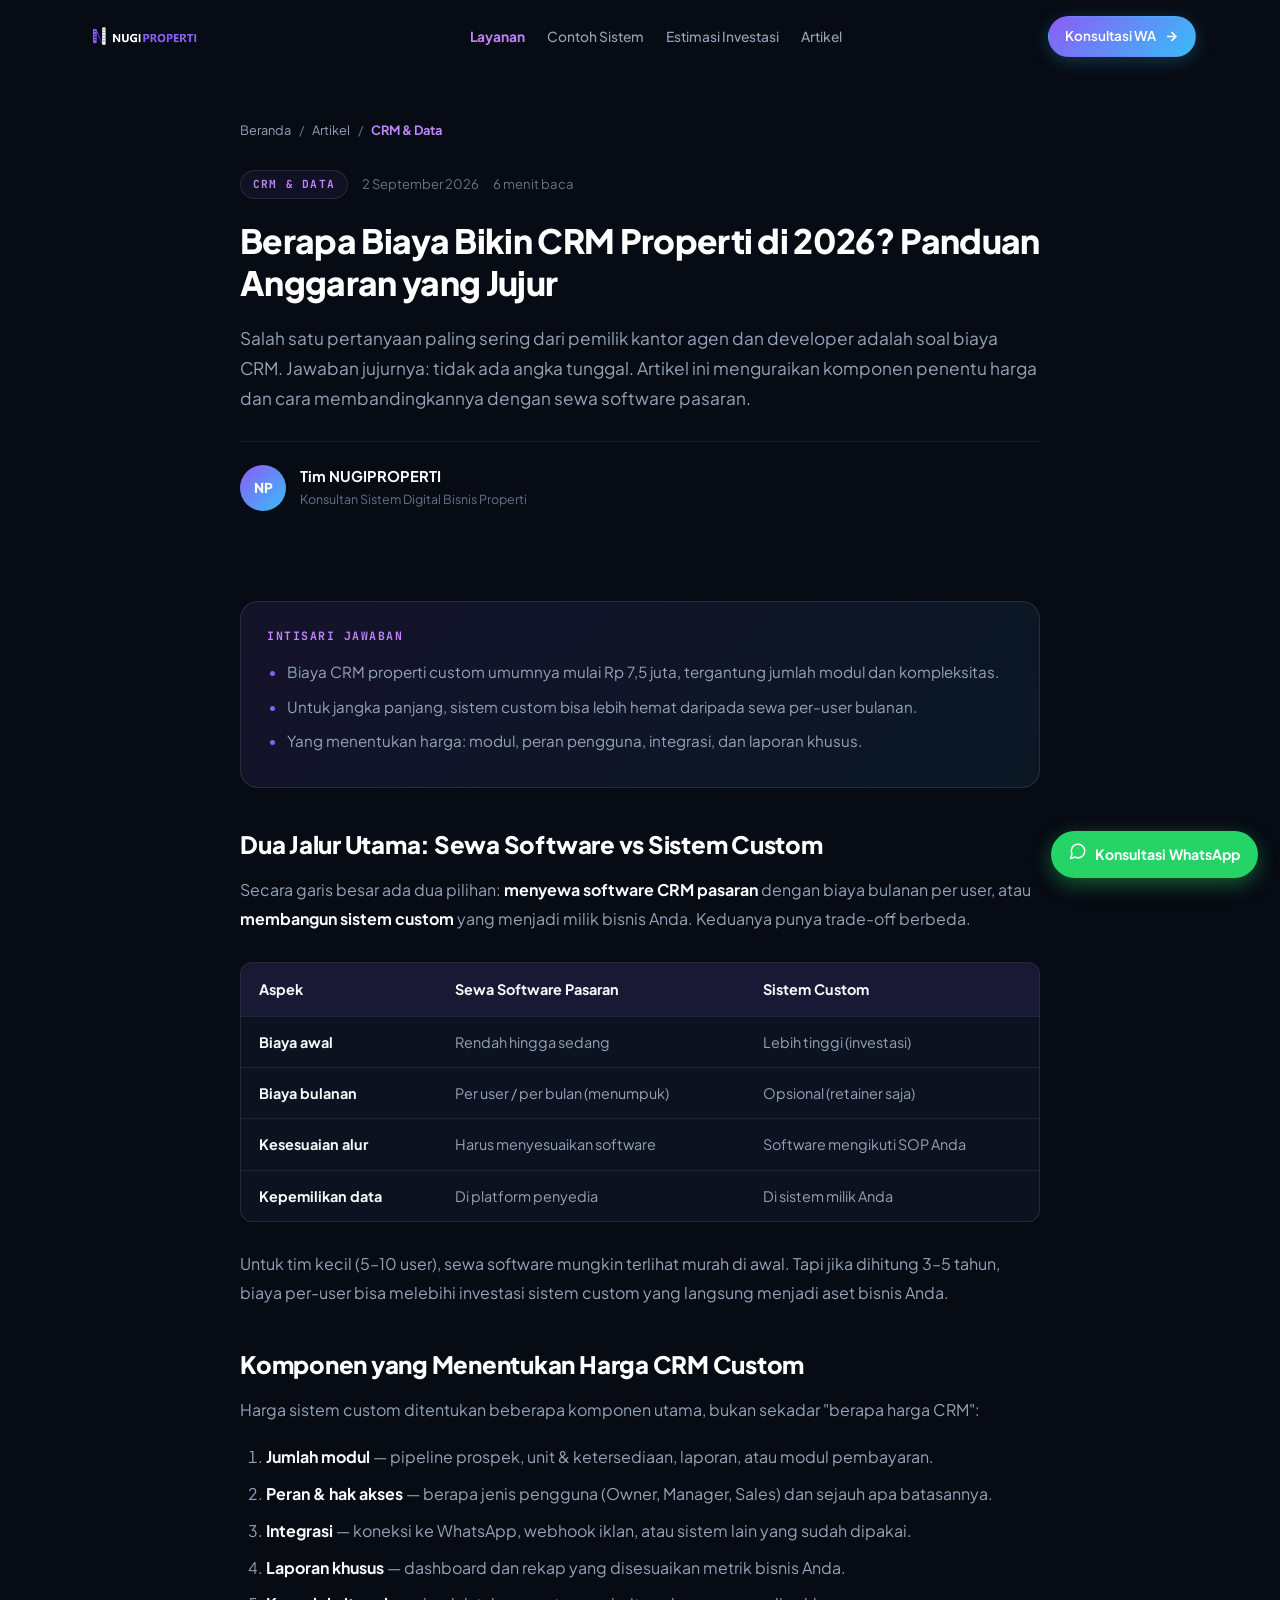
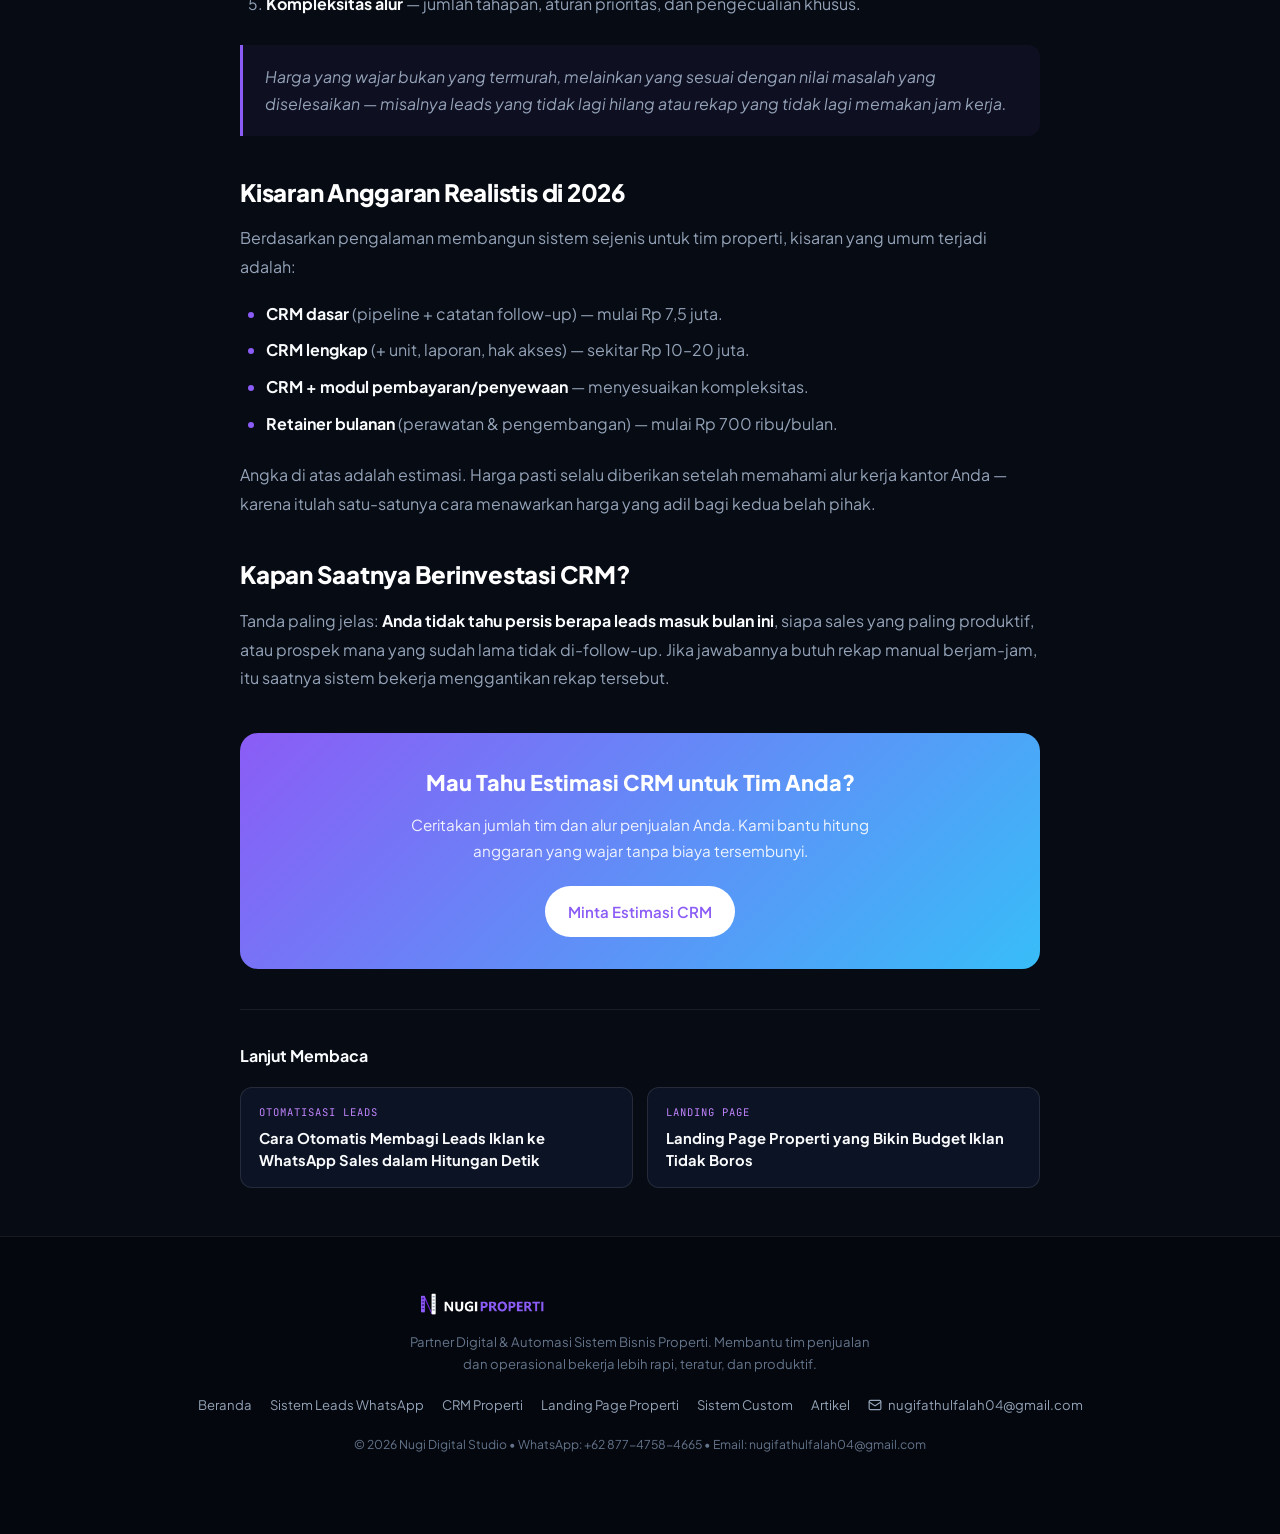
<file: website/artikel/berapa-biaya-bikin-crm-properti/index.html>
<!DOCTYPE html>
<html lang="id">
<head>
  <meta charset="UTF-8">
  <meta name="viewport" content="width=device-width, initial-scale=1.0">
  <title>Biaya Bikin CRM Properti 2026: Panduan Anggaran | NUGIPROPERTI</title>
  <meta name="description" content="Panduan jujur biaya membuat CRM properti 2026: bandingkan sewa software pasaran vs sistem custom, plus rincian yang menentukan harganya.">
  <meta name="robots" content="index, follow, max-image-preview:large">
  <meta name="author" content="Tim NUGIPROPERTI">
  <link rel="canonical" href="https://www.nugi.biz.id/artikel/berapa-biaya-bikin-crm-properti">
  <meta name="theme-color" content="#070b14">

  <!-- Google Fonts -->
  <link rel="preconnect" href="https://fonts.googleapis.com">
  <link rel="preconnect" href="https://fonts.gstatic.com" crossorigin>
  <link href="https://fonts.googleapis.com/css2?family=Plus+Jakarta+Sans:wght@400;500;600;700;800&family=JetBrains+Mono:wght@400;500&display=swap" rel="stylesheet">

  <!-- Favicon -->
  <link rel="icon" type="image/png" href="../../assets/brand/nugi_properti_avatar.png">
  <link rel="apple-touch-icon" href="../../assets/brand/nugi_properti_avatar.png">

  <!-- CSS -->
  <link rel="stylesheet" href="../../style.css">
  <link rel="stylesheet" href="../artikel.css">

  <!-- Open Graph -->
  <meta property="og:type" content="article">
  <meta property="og:locale" content="id_ID">
  <meta property="og:site_name" content="NUGIPROPERTI">
  <meta property="og:title" content="Biaya Bikin CRM Properti 2026: Panduan Anggaran | NUGIPROPERTI">
  <meta property="og:description" content="Bandingkan biaya sewa software pasaran vs sistem custom, plus rincian yang menentukan harga sebuah CRM properti.">
  <meta property="og:url" content="https://www.nugi.biz.id/artikel/berapa-biaya-bikin-crm-properti">
  <meta property="og:image" content="https://www.nugi.biz.id/assets/brand/nugi_properti_avatar.png">
  <meta property="og:image:width" content="1024">
  <meta property="og:image:height" content="1024">
  <meta property="article:author" content="Tim NUGIPROPERTI">
  <meta property="article:section" content="CRM & Data">

  <!-- Twitter Card -->
  <meta name="twitter:card" content="summary_large_image">
  <meta name="twitter:title" content="Biaya Bikin CRM Properti 2026: Panduan Anggaran | NUGIPROPERTI">
  <meta name="twitter:description" content="Bandingkan biaya sewa software pasaran vs sistem custom untuk tim sales properti.">
  <meta name="twitter:image" content="https://www.nugi.biz.id/assets/brand/nugi_properti_avatar.png">

  <!-- JSON-LD: Article + BreadcrumbList + FAQPage -->
  <script type="application/ld+json">
  {
    "@context": "https://schema.org",
    "@graph": [
      {
        "@type": "Article",
        "@id": "https://www.nugi.biz.id/artikel/berapa-biaya-bikin-crm-properti#article",
        "headline": "Berapa Biaya Bikin CRM Properti di 2026? Panduan Anggaran yang Jujur",
        "description": "Bandingkan biaya sewa software pasaran vs sistem custom, plus rincian yang menentukan harga sebuah CRM properti.",
        "image": "https://www.nugi.biz.id/assets/brand/nugi_properti_avatar.png",
        "datePublished": "2026-09-02T09:30:00+07:00",
        "dateModified": "2026-09-02T09:30:00+07:00",
        "author": { "@type": "Organization", "name": "Tim NUGIPROPERTI" },
        "publisher": {
          "@type": "Organization",
          "name": "NUGIPROPERTI",
          "url": "https://www.nugi.biz.id/",
          "logo": { "@type": "ImageObject", "url": "https://www.nugi.biz.id/assets/brand/nugi_properti_avatar.png" }
        },
        "mainEntityOfPage": { "@type": "WebPage", "@id": "https://www.nugi.biz.id/artikel/berapa-biaya-bikin-crm-properti" }
      },
      {
        "@type": "BreadcrumbList",
        "itemListElement": [
          { "@type": "ListItem", "position": 1, "name": "Beranda", "item": "https://www.nugi.biz.id/" },
          { "@type": "ListItem", "position": 2, "name": "Artikel", "item": "https://www.nugi.biz.id/artikel" },
          { "@type": "ListItem", "position": 3, "name": "Berapa Biaya Bikin CRM Properti", "item": "https://www.nugi.biz.id/artikel/berapa-biaya-bikin-crm-properti" }
        ]
      },
      {
        "@type": "FAQPage",
        "mainEntity": [
          {
            "@type": "Question",
            "name": "Mana yang lebih murah: sewa software CRM atau sistem custom?",
            "acceptedAnswer": { "@type": "Answer", "text": "Untuk jangka panjang, sistem custom sering lebih hemat karena tanpa biaya sewa per-user bulanan. Namun investasi awal custom lebih besar, sehingga pilihan bergantung jumlah tim dan kebutuhan fitur." }
          },
          {
            "@type": "Question",
            "name": "Faktor apa yang membuat harga CRM properti berbeda-beda?",
            "acceptedAnswer": { "@type": "Answer", "text": "Jumlah modul, jumlah peran pengguna, integrasi WhatsApp, laporan khusus, dan kompleksitas alur kerja adalah faktor utama penentu harga." }
          }
        ]
      }
    ]
  }
  </script>

  <!-- Tracking config -->
  <script>window.NUGI_TRACKING = { metaPixelId: "", ga4Id: "", googleAdsId: "" };</script>
</head>
<body class="article-page">

  <!-- Navbar -->
  <header class="navbar" id="navbar">
    <div class="container nav-container">
      <a href="../../" class="brand-logo">
        <img src="../../assets/brand/nugi_properti_logo.png" alt="NUGIPROPERTI - Sistem Digital dan Automasi Bisnis Properti" class="brand-logo-img" />
      </a>

      <nav class="nav-menu" id="navMenu">
        <a href="../../sistem-leads-whatsapp" class="nav-link nav-link-highlight">Layanan</a>
        <a href="../../#portfolio" class="nav-link">Contoh Sistem</a>
        <a href="../../#estimasi" class="nav-link">Estimasi Investasi</a>
        <a href="../" class="nav-link">Artikel</a>
      </nav>

      <div class="nav-cta">
        <a href="https://wa.me/6287747584665?text=Halo%20Mas%20Nugi,%20saya%20tertarik%20konsultasi%20pembuatan%20CRM%20Properti." target="_blank" class="btn btn-primary btn-sm" data-cta="nav-art2">
          <span>Konsultasi WA</span>
          <svg width="15" height="15" viewBox="0 0 24 24" fill="none" stroke="currentColor" stroke-width="2.5"><path d="M5 12h14M12 5l7 7-7 7"/></svg>
        </a>
      </div>

      <button class="mobile-toggle" id="mobileToggle" aria-label="Menu Toggle">
        <span></span><span></span><span></span>
      </button>
    </div>
  </header>

  <!-- Article header -->
  <div class="article-wrap article-top">
    <nav class="article-breadcrumb" aria-label="Breadcrumb">
      <a href="../../">Beranda</a><span class="sep">/</span>
      <a href="../">Artikel</a><span class="sep">/</span>
      <span class="current">CRM &amp; Data</span>
    </nav>

    <div class="article-meta-row">
      <span class="article-cat">CRM &amp; Data</span>
      <span class="article-date">2 September 2026</span>
      <span class="article-read">6 menit baca</span>
    </div>

    <h1 class="article-title">Berapa Biaya Bikin CRM Properti di 2026? Panduan Anggaran yang Jujur</h1>

    <p class="article-lead">
      Salah satu pertanyaan paling sering dari pemilik kantor agen dan developer adalah soal biaya CRM. Jawaban jujurnya: tidak ada angka tunggal. Artikel ini menguraikan komponen penentu harga dan cara membandingkannya dengan sewa software pasaran.
    </p>

    <div class="article-author-box">
      <div class="article-author-avatar">NP</div>
      <div>
        <div class="article-author-name">Tim NUGIPROPERTI</div>
        <div class="article-author-role">Konsultan Sistem Digital Bisnis Properti</div>
      </div>
    </div>
  </div>

  <!-- Article body -->
  <div class="article-wrap article-body">
    <article class="article-content">

      <div class="key-takeaways">
        <div class="key-takeaways-title">Intisari Jawaban</div>
        <ul>
          <li>Biaya CRM properti custom umumnya mulai Rp 7,5 juta, tergantung jumlah modul dan kompleksitas.</li>
          <li>Untuk jangka panjang, sistem custom bisa lebih hemat daripada sewa per-user bulanan.</li>
          <li>Yang menentukan harga: modul, peran pengguna, integrasi, dan laporan khusus.</li>
        </ul>
      </div>

      <h2>Dua Jalur Utama: Sewa Software vs Sistem Custom</h2>
      <p>
        Secara garis besar ada dua pilihan: <strong>menyewa software CRM pasaran</strong> dengan biaya bulanan per user, atau <strong>membangun sistem custom</strong> yang menjadi milik bisnis Anda. Keduanya punya trade-off berbeda.
      </p>

      <div class="article-table-wrap">
        <table class="article-table">
          <thead>
            <tr>
              <th>Aspek</th>
              <th>Sewa Software Pasaran</th>
              <th>Sistem Custom</th>
            </tr>
          </thead>
          <tbody>
            <tr>
              <td><strong>Biaya awal</strong></td>
              <td>Rendah hingga sedang</td>
              <td>Lebih tinggi (investasi)</td>
            </tr>
            <tr>
              <td><strong>Biaya bulanan</strong></td>
              <td>Per user / per bulan (menumpuk)</td>
              <td>Opsional (retainer saja)</td>
            </tr>
            <tr>
              <td><strong>Kesesuaian alur</strong></td>
              <td>Harus menyesuaikan software</td>
              <td>Software mengikuti SOP Anda</td>
            </tr>
            <tr>
              <td><strong>Kepemilikan data</strong></td>
              <td>Di platform penyedia</td>
              <td>Di sistem milik Anda</td>
            </tr>
          </tbody>
        </table>
      </div>

      <p>
        Untuk tim kecil (5–10 user), sewa software mungkin terlihat murah di awal. Tapi jika dihitung 3–5 tahun, biaya per-user bisa melebihi investasi sistem custom yang langsung menjadi aset bisnis Anda.
      </p>

      <h2>Komponen yang Menentukan Harga CRM Custom</h2>
      <p>Harga sistem custom ditentukan beberapa komponen utama, bukan sekadar "berapa harga CRM":</p>
      <ol>
        <li><strong>Jumlah modul</strong> — pipeline prospek, unit &amp; ketersediaan, laporan, atau modul pembayaran.</li>
        <li><strong>Peran &amp; hak akses</strong> — berapa jenis pengguna (Owner, Manager, Sales) dan sejauh apa batasannya.</li>
        <li><strong>Integrasi</strong> — koneksi ke WhatsApp, webhook iklan, atau sistem lain yang sudah dipakai.</li>
        <li><strong>Laporan khusus</strong> — dashboard dan rekap yang disesuaikan metrik bisnis Anda.</li>
        <li><strong>Kompleksitas alur</strong> — jumlah tahapan, aturan prioritas, dan pengecualian khusus.</li>
      </ol>

      <blockquote>
        Harga yang wajar bukan yang termurah, melainkan yang sesuai dengan nilai masalah yang diselesaikan — misalnya leads yang tidak lagi hilang atau rekap yang tidak lagi memakan jam kerja.
      </blockquote>

      <h2>Kisaran Anggaran Realistis di 2026</h2>
      <p>
        Berdasarkan pengalaman membangun sistem sejenis untuk tim properti, kisaran yang umum terjadi adalah:
      </p>
      <ul>
        <li><strong>CRM dasar</strong> (pipeline + catatan follow-up) — mulai Rp 7,5 juta.</li>
        <li><strong>CRM lengkap</strong> (+ unit, laporan, hak akses) — sekitar Rp 10–20 juta.</li>
        <li><strong>CRM + modul pembayaran/penyewaan</strong> — menyesuaikan kompleksitas.</li>
        <li><strong>Retainer bulanan</strong> (perawatan &amp; pengembangan) — mulai Rp 700 ribu/bulan.</li>
      </ul>
      <p>
        Angka di atas adalah estimasi. Harga pasti selalu diberikan setelah memahami alur kerja kantor Anda — karena itulah satu-satunya cara menawarkan harga yang adil bagi kedua belah pihak.
      </p>

      <h2>Kapan Saatnya Berinvestasi CRM?</h2>
      <p>
        Tanda paling jelas: <strong>Anda tidak tahu persis berapa leads masuk bulan ini</strong>, siapa sales yang paling produktif, atau prospek mana yang sudah lama tidak di-follow-up. Jika jawabannya butuh rekap manual berjam-jam, itu saatnya sistem bekerja menggantikan rekap tersebut.
      </p>

    </article>

    <!-- CTA -->
    <div class="article-cta">
      <div class="article-cta-title">Mau Tahu Estimasi CRM untuk Tim Anda?</div>
      <p class="article-cta-desc">Ceritakan jumlah tim dan alur penjualan Anda. Kami bantu hitung anggaran yang wajar tanpa biaya tersembunyi.</p>
      <a href="https://wa.me/6287747584665?text=Halo%20Mas%20Nugi,%20saya%20sudah%20baca%20artikel%20biaya%20CRM%20dan%20mau%20minta%20estimasi%20untuk%20tim%20saya." target="_blank" class="btn" data-cta="art2-cta">Minta Estimasi CRM</a>
    </div>

    <!-- Related -->
    <div class="related-wrap">
      <div class="related-title">Lanjut Membaca</div>
      <div class="related-grid">
        <a href="cara-otomatis-membagi-leads-iklan-ke-whatsapp-sales/" class="related-card">
          <div class="related-tag">Otomatisasi Leads</div>
          <div class="related-name">Cara Otomatis Membagi Leads Iklan ke WhatsApp Sales dalam Hitungan Detik</div>
        </a>
        <a href="landing-page-properti-agar-iklan-tidak-boros/" class="related-card">
          <div class="related-tag">Landing Page</div>
          <div class="related-name">Landing Page Properti yang Bikin Budget Iklan Tidak Boros</div>
        </a>
      </div>
    </div>
  </div>

  <!-- Footer -->
  <footer class="footer">
    <div class="container footer-container">
      <div class="footer-left">
        <a href="../../" class="brand-logo">
          <img src="../../assets/brand/nugi_properti_logo.png" alt="NUGIPROPERTI - Sistem Digital dan Automasi Bisnis Properti" class="brand-logo-img">
        </a>
        <p class="footer-tagline">Partner Digital &amp; Automasi Sistem Bisnis Properti. Membantu tim penjualan dan operasional bekerja lebih rapi, teratur, dan produktif.</p>
      </div>

      <div class="footer-links">
        <a href="../../">Beranda</a>
        <a href="../../sistem-leads-whatsapp">Sistem Leads WhatsApp</a>
        <a href="../../crm-properti">CRM Properti</a>
        <a href="../../landing-page-properti">Landing Page Properti</a>
        <a href="../../sistem-custom">Sistem Custom</a>
        <a href="../">Artikel</a>
        <a href="mailto:nugifathulfalah04@gmail.com" class="email-link"><svg class="icon" viewBox="0 0 24 24"><rect width="20" height="16" x="2" y="4" rx="2"/><path d="m22 7-8.97 5.7a1.94 1.94 0 0 1-2.06 0L2 7"/></svg> nugifathulfalah04@gmail.com</a>
      </div>

      <div class="footer-bottom">
        <p>&copy; 2026 Nugi Digital Studio &bull; WhatsApp: +62 877-4758-4665 &bull; Email: nugifathulfalah04@gmail.com</p>
      </div>
    </div>
  </footer>

  <!-- Sticky Float WhatsApp -->
  <div class="sticky-wa-float">
    <a href="https://wa.me/6287747584665?text=Halo%20Mas%20Nugi,%20saya%20ingin%20konsultasi%20pembuatan%20CRM%20Properti." target="_blank" class="float-wa-btn" id="btnStickyWA" aria-label="Konsultasi WhatsApp" data-cta="art2-sticky">
      <span class="float-icon"><svg class="icon" viewBox="0 0 24 24"><path d="M7.9 20A9 9 0 1 0 4 16.1L2 22Z"/></svg></span>
      <span class="float-text">Konsultasi WhatsApp</span>
    </a>
  </div>

  <!-- JavaScript -->
  <script src="../../app.js"></script>
</body>
</html>
</file>
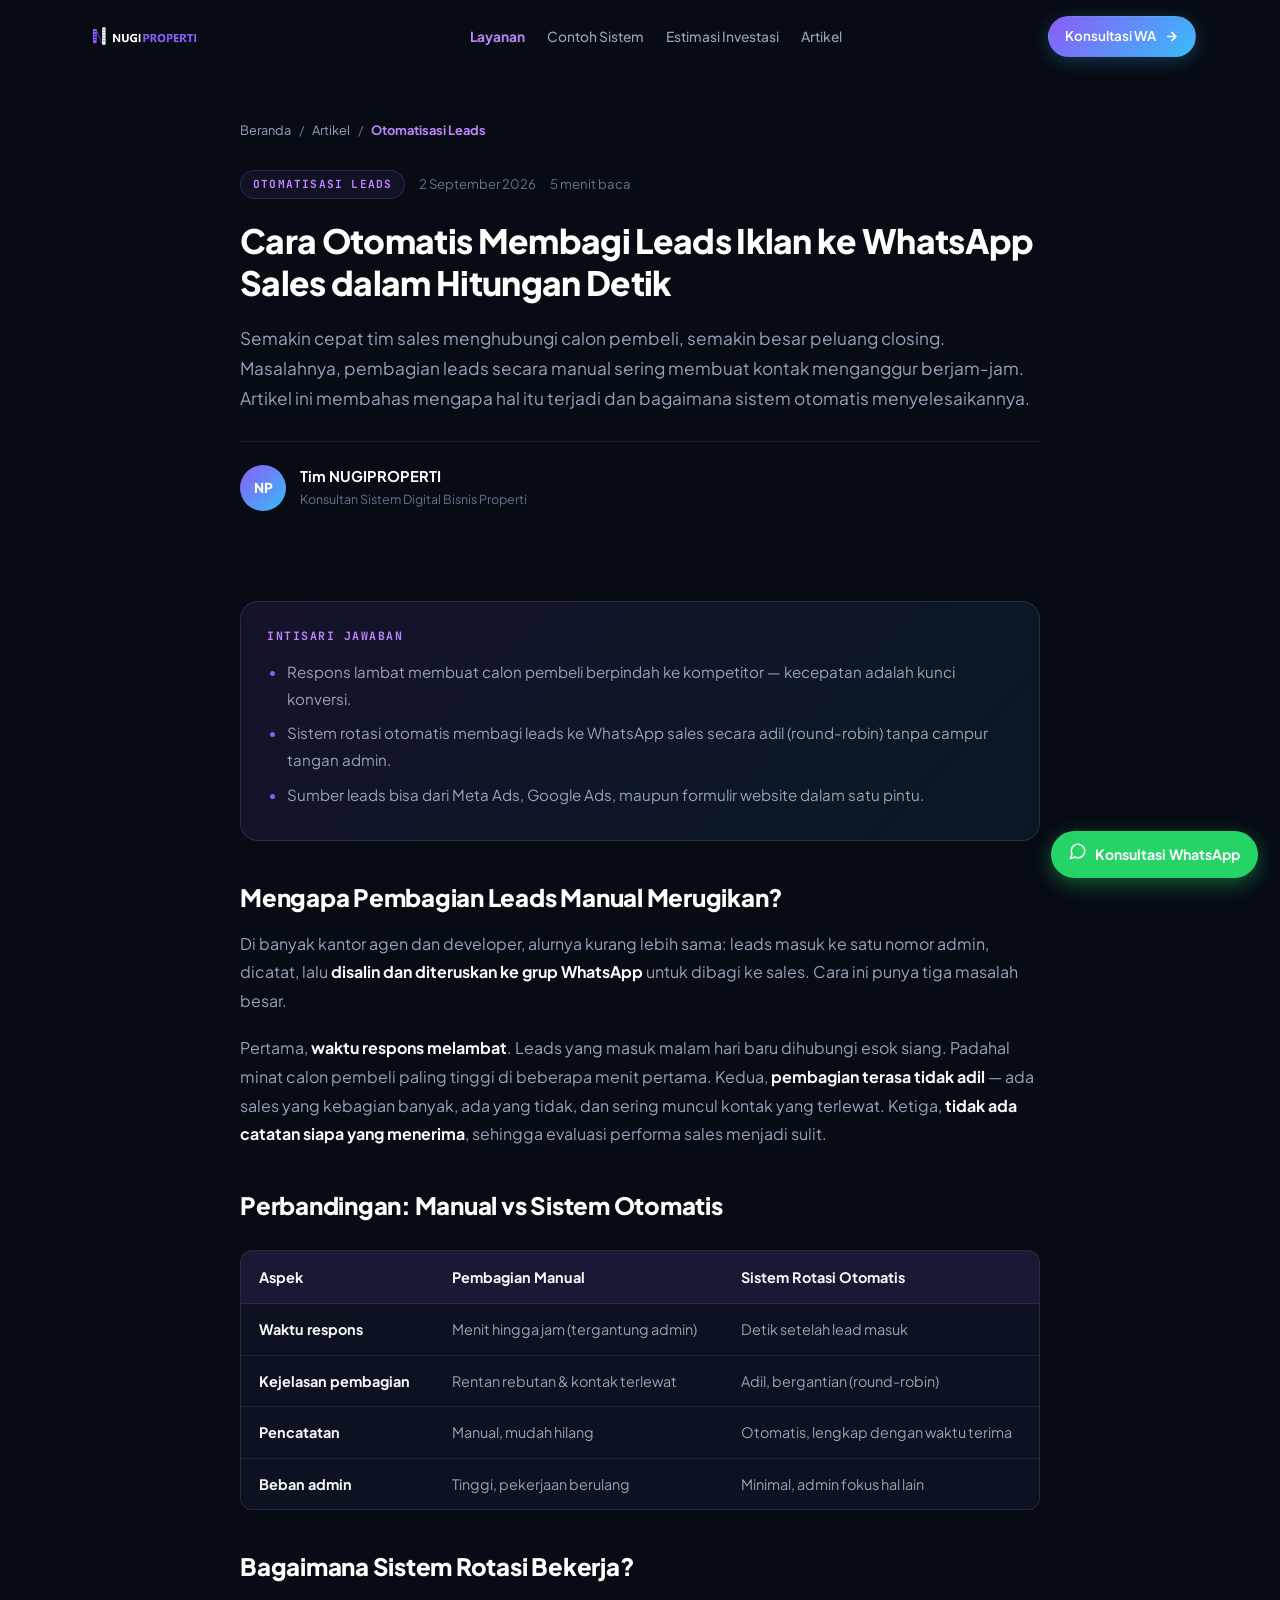
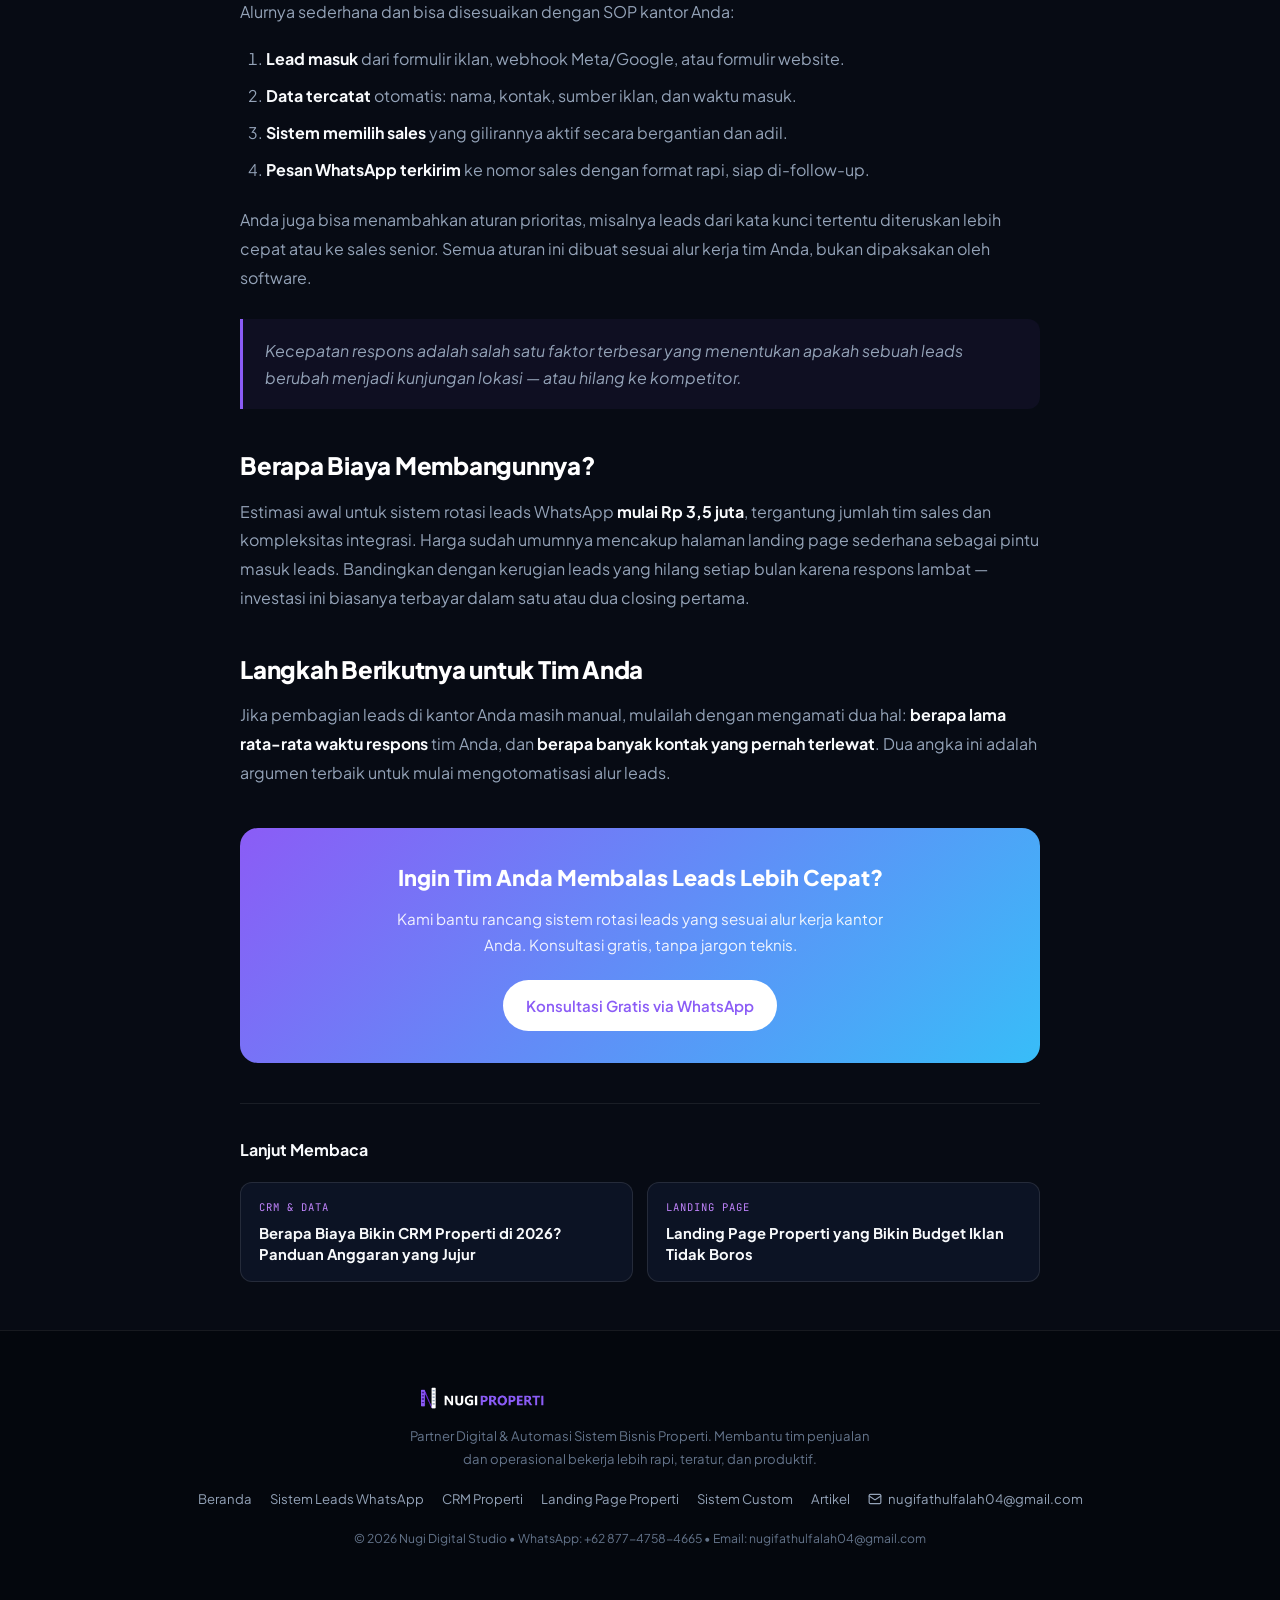
<file: website/artikel/cara-otomatis-membagi-leads-iklan-ke-whatsapp-sales/index.html>
<!DOCTYPE html>
<html lang="id">
<head>
  <meta charset="UTF-8">
  <meta name="viewport" content="width=device-width, initial-scale=1.0">
  <title>Cara Otomatis Membagi Leads ke WhatsApp Sales | NUGIPROPERTI</title>
  <meta name="description" content="Pembagian leads manual bikin calon pembeli kabur. Pelajari cara otomatis membagi leads iklan ke WhatsApp sales dalam hitungan detik, adil, dan terukur.">
  <meta name="robots" content="index, follow, max-image-preview:large">
  <meta name="author" content="Tim NUGIPROPERTI">
  <link rel="canonical" href="https://www.nugi.biz.id/artikel/cara-otomatis-membagi-leads-iklan-ke-whatsapp-sales">
  <meta name="theme-color" content="#070b14">

  <!-- Google Fonts -->
  <link rel="preconnect" href="https://fonts.googleapis.com">
  <link rel="preconnect" href="https://fonts.gstatic.com" crossorigin>
  <link href="https://fonts.googleapis.com/css2?family=Plus+Jakarta+Sans:wght@400;500;600;700;800&family=JetBrains+Mono:wght@400;500&display=swap" rel="stylesheet">

  <!-- Favicon -->
  <link rel="icon" type="image/png" href="../../assets/brand/nugi_properti_avatar.png">
  <link rel="apple-touch-icon" href="../../assets/brand/nugi_properti_avatar.png">

  <!-- CSS -->
  <link rel="stylesheet" href="../../style.css">
  <link rel="stylesheet" href="../artikel.css">

  <!-- Open Graph -->
  <meta property="og:type" content="article">
  <meta property="og:locale" content="id_ID">
  <meta property="og:site_name" content="NUGIPROPERTI">
  <meta property="og:title" content="Cara Otomatis Membagi Leads ke WhatsApp Sales | NUGIPROPERTI">
  <meta property="og:description" content="Pembagian leads manual membuat calon pembeli kabur. Ini cara otomatis membagi leads ke WhatsApp sales dalam hitungan detik.">
  <meta property="og:url" content="https://www.nugi.biz.id/artikel/cara-otomatis-membagi-leads-iklan-ke-whatsapp-sales">
  <meta property="og:image" content="https://www.nugi.biz.id/assets/brand/nugi_properti_avatar.png">
  <meta property="og:image:width" content="1024">
  <meta property="og:image:height" content="1024">
  <meta property="article:author" content="Tim NUGIPROPERTI">
  <meta property="article:section" content="Otomatisasi Leads">

  <!-- Twitter Card -->
  <meta name="twitter:card" content="summary_large_image">
  <meta name="twitter:title" content="Cara Otomatis Membagi Leads ke WhatsApp Sales | NUGIPROPERTI">
  <meta name="twitter:description" content="Pembagian leads manual membuat calon pembeli kabur. Ini cara otomatis membagi leads ke WhatsApp sales.">
  <meta name="twitter:image" content="https://www.nugi.biz.id/assets/brand/nugi_properti_avatar.png">

  <!-- JSON-LD: Article + BreadcrumbList + FAQPage -->
  <script type="application/ld+json">
  {
    "@context": "https://schema.org",
    "@graph": [
      {
        "@type": "Article",
        "@id": "https://www.nugi.biz.id/artikel/cara-otomatis-membagi-leads-iklan-ke-whatsapp-sales#article",
        "headline": "Cara Otomatis Membagi Leads Iklan ke WhatsApp Sales dalam Hitungan Detik",
        "description": "Kenapa pembagian leads manual bikin calon pembeli kabur, dan bagaimana sistem rotasi otomatis mempercepat respons tim sales.",
        "image": "https://www.nugi.biz.id/assets/brand/nugi_properti_avatar.png",
        "datePublished": "2026-09-02T09:00:00+07:00",
        "dateModified": "2026-09-02T09:00:00+07:00",
        "author": { "@type": "Organization", "name": "Tim NUGIPROPERTI" },
        "publisher": {
          "@type": "Organization",
          "name": "NUGIPROPERTI",
          "url": "https://www.nugi.biz.id/",
          "logo": { "@type": "ImageObject", "url": "https://www.nugi.biz.id/assets/brand/nugi_properti_avatar.png" }
        },
        "mainEntityOfPage": { "@type": "WebPage", "@id": "https://www.nugi.biz.id/artikel/cara-otomatis-membagi-leads-iklan-ke-whatsapp-sales" }
      },
      {
        "@type": "BreadcrumbList",
        "itemListElement": [
          { "@type": "ListItem", "position": 1, "name": "Beranda", "item": "https://www.nugi.biz.id/" },
          { "@type": "ListItem", "position": 2, "name": "Artikel", "item": "https://www.nugi.biz.id/artikel" },
          { "@type": "ListItem", "position": 3, "name": "Cara Otomatis Membagi Leads Iklan ke WhatsApp Sales", "item": "https://www.nugi.biz.id/artikel/cara-otomatis-membagi-leads-iklan-ke-whatsapp-sales" }
        ]
      },
      {
        "@type": "FAQPage",
        "mainEntity": [
          {
            "@type": "Question",
            "name": "Apakah perlu mengganti nomor WhatsApp kantor untuk sistem rotasi leads?",
            "acceptedAnswer": { "@type": "Answer", "text": "Tidak perlu. Sistem mengirim ke nomor WhatsApp pribadi masing-masing sales. Nomor utama kantor bisa tetap dipakai sebagai pintu masuk leads." }
          },
          {
            "@type": "Question",
            "name": "Apakah sistem rotasi leads bisa diintegrasikan dengan iklan Meta dan Google?",
            "acceptedAnswer": { "@type": "Answer", "text": "Bisa. Sistem menerima data dari webhook/pixel Meta Ads, Google Ads, atau formulir website, lalu meneruskannya ke sales dengan format pesan yang rapi." }
          }
        ]
      }
    ]
  }
  </script>

  <!-- Tracking config -->
  <script>window.NUGI_TRACKING = { metaPixelId: "", ga4Id: "", googleAdsId: "" };</script>
</head>
<body class="article-page">

  <!-- Navbar -->
  <header class="navbar" id="navbar">
    <div class="container nav-container">
      <a href="../../" class="brand-logo">
        <img src="../../assets/brand/nugi_properti_logo.png" alt="NUGIPROPERTI - Sistem Digital dan Automasi Bisnis Properti" class="brand-logo-img" />
      </a>

      <nav class="nav-menu" id="navMenu">
        <a href="../../sistem-leads-whatsapp" class="nav-link nav-link-highlight">Layanan</a>
        <a href="../../#portfolio" class="nav-link">Contoh Sistem</a>
        <a href="../../#estimasi" class="nav-link">Estimasi Investasi</a>
        <a href="../" class="nav-link">Artikel</a>
      </nav>

      <div class="nav-cta">
        <a href="https://wa.me/6287747584665?text=Halo%20Mas%20Nugi,%20saya%20tertarik%20konsultasi%20Sistem%20Rotasi%20Leads." target="_blank" class="btn btn-primary btn-sm" data-cta="nav-art1">
          <span>Konsultasi WA</span>
          <svg width="15" height="15" viewBox="0 0 24 24" fill="none" stroke="currentColor" stroke-width="2.5"><path d="M5 12h14M12 5l7 7-7 7"/></svg>
        </a>
      </div>

      <button class="mobile-toggle" id="mobileToggle" aria-label="Menu Toggle">
        <span></span><span></span><span></span>
      </button>
    </div>
  </header>

  <!-- Article header -->
  <div class="article-wrap article-top">
    <nav class="article-breadcrumb" aria-label="Breadcrumb">
      <a href="../../">Beranda</a><span class="sep">/</span>
      <a href="../">Artikel</a><span class="sep">/</span>
      <span class="current">Otomatisasi Leads</span>
    </nav>

    <div class="article-meta-row">
      <span class="article-cat">Otomatisasi Leads</span>
      <span class="article-date">2 September 2026</span>
      <span class="article-read">5 menit baca</span>
    </div>

    <h1 class="article-title">Cara Otomatis Membagi Leads Iklan ke WhatsApp Sales dalam Hitungan Detik</h1>

    <p class="article-lead">
      Semakin cepat tim sales menghubungi calon pembeli, semakin besar peluang closing. Masalahnya, pembagian leads secara manual sering membuat kontak menganggur berjam-jam. Artikel ini membahas mengapa hal itu terjadi dan bagaimana sistem otomatis menyelesaikannya.
    </p>

    <div class="article-author-box">
      <div class="article-author-avatar">NP</div>
      <div>
        <div class="article-author-name">Tim NUGIPROPERTI</div>
        <div class="article-author-role">Konsultan Sistem Digital Bisnis Properti</div>
      </div>
    </div>
  </div>

  <!-- Article body -->
  <div class="article-wrap article-body">
    <article class="article-content">

      <div class="key-takeaways">
        <div class="key-takeaways-title">Intisari Jawaban</div>
        <ul>
          <li>Respons lambat membuat calon pembeli berpindah ke kompetitor — kecepatan adalah kunci konversi.</li>
          <li>Sistem rotasi otomatis membagi leads ke WhatsApp sales secara adil (round-robin) tanpa campur tangan admin.</li>
          <li>Sumber leads bisa dari Meta Ads, Google Ads, maupun formulir website dalam satu pintu.</li>
        </ul>
      </div>

      <h2>Mengapa Pembagian Leads Manual Merugikan?</h2>
      <p>
        Di banyak kantor agen dan developer, alurnya kurang lebih sama: leads masuk ke satu nomor admin, dicatat, lalu <strong>disalin dan diteruskan ke grup WhatsApp</strong> untuk dibagi ke sales. Cara ini punya tiga masalah besar.
      </p>
      <p>
        Pertama, <strong>waktu respons melambat</strong>. Leads yang masuk malam hari baru dihubungi esok siang. Padahal minat calon pembeli paling tinggi di beberapa menit pertama. Kedua, <strong>pembagian terasa tidak adil</strong> — ada sales yang kebagian banyak, ada yang tidak, dan sering muncul kontak yang terlewat. Ketiga, <strong>tidak ada catatan siapa yang menerima</strong>, sehingga evaluasi performa sales menjadi sulit.
      </p>

      <h2>Perbandingan: Manual vs Sistem Otomatis</h2>
      <div class="article-table-wrap">
        <table class="article-table">
          <thead>
            <tr>
              <th>Aspek</th>
              <th>Pembagian Manual</th>
              <th>Sistem Rotasi Otomatis</th>
            </tr>
          </thead>
          <tbody>
            <tr>
              <td><strong>Waktu respons</strong></td>
              <td>Menit hingga jam (tergantung admin)</td>
              <td>Detik setelah lead masuk</td>
            </tr>
            <tr>
              <td><strong>Kejelasan pembagian</strong></td>
              <td>Rentan rebutan &amp; kontak terlewat</td>
              <td>Adil, bergantian (round-robin)</td>
            </tr>
            <tr>
              <td><strong>Pencatatan</strong></td>
              <td>Manual, mudah hilang</td>
              <td>Otomatis, lengkap dengan waktu terima</td>
            </tr>
            <tr>
              <td><strong>Beban admin</strong></td>
              <td>Tinggi, pekerjaan berulang</td>
              <td>Minimal, admin fokus hal lain</td>
            </tr>
          </tbody>
        </table>
      </div>

      <h2>Bagaimana Sistem Rotasi Bekerja?</h2>
      <p>Alurnya sederhana dan bisa disesuaikan dengan SOP kantor Anda:</p>
      <ol>
        <li><strong>Lead masuk</strong> dari formulir iklan, webhook Meta/Google, atau formulir website.</li>
        <li><strong>Data tercatat</strong> otomatis: nama, kontak, sumber iklan, dan waktu masuk.</li>
        <li><strong>Sistem memilih sales</strong> yang gilirannya aktif secara bergantian dan adil.</li>
        <li><strong>Pesan WhatsApp terkirim</strong> ke nomor sales dengan format rapi, siap di-follow-up.</li>
      </ol>
      <p>
        Anda juga bisa menambahkan aturan prioritas, misalnya leads dari kata kunci tertentu diteruskan lebih cepat atau ke sales senior. Semua aturan ini dibuat sesuai alur kerja tim Anda, bukan dipaksakan oleh software.
      </p>

      <blockquote>
        Kecepatan respons adalah salah satu faktor terbesar yang menentukan apakah sebuah leads berubah menjadi kunjungan lokasi — atau hilang ke kompetitor.
      </blockquote>

      <h2>Berapa Biaya Membangunnya?</h2>
      <p>
        Estimasi awal untuk sistem rotasi leads WhatsApp <strong>mulai Rp 3,5 juta</strong>, tergantung jumlah tim sales dan kompleksitas integrasi. Harga sudah umumnya mencakup halaman landing page sederhana sebagai pintu masuk leads. Bandingkan dengan kerugian leads yang hilang setiap bulan karena respons lambat — investasi ini biasanya terbayar dalam satu atau dua closing pertama.
      </p>

      <h2>Langkah Berikutnya untuk Tim Anda</h2>
      <p>
        Jika pembagian leads di kantor Anda masih manual, mulailah dengan mengamati dua hal: <strong>berapa lama rata-rata waktu respons</strong> tim Anda, dan <strong>berapa banyak kontak yang pernah terlewat</strong>. Dua angka ini adalah argumen terbaik untuk mulai mengotomatisasi alur leads.
      </p>

    </article>

    <!-- CTA -->
    <div class="article-cta">
      <div class="article-cta-title">Ingin Tim Anda Membalas Leads Lebih Cepat?</div>
      <p class="article-cta-desc">Kami bantu rancang sistem rotasi leads yang sesuai alur kerja kantor Anda. Konsultasi gratis, tanpa jargon teknis.</p>
      <a href="https://wa.me/6287747584665?text=Halo%20Mas%20Nugi,%20saya%20sudah%20baca%20artikel%20tentang%20rotasi%20leads%20dan%20ingin%20konsultasi." target="_blank" class="btn" data-cta="art1-cta">Konsultasi Gratis via WhatsApp</a>
    </div>

    <!-- Related -->
    <div class="related-wrap">
      <div class="related-title">Lanjut Membaca</div>
      <div class="related-grid">
        <a href="berapa-biaya-bikin-crm-properti/" class="related-card">
          <div class="related-tag">CRM &amp; Data</div>
          <div class="related-name">Berapa Biaya Bikin CRM Properti di 2026? Panduan Anggaran yang Jujur</div>
        </a>
        <a href="landing-page-properti-agar-iklan-tidak-boros/" class="related-card">
          <div class="related-tag">Landing Page</div>
          <div class="related-name">Landing Page Properti yang Bikin Budget Iklan Tidak Boros</div>
        </a>
      </div>
    </div>
  </div>

  <!-- Footer -->
  <footer class="footer">
    <div class="container footer-container">
      <div class="footer-left">
        <a href="../../" class="brand-logo">
          <img src="../../assets/brand/nugi_properti_logo.png" alt="NUGIPROPERTI - Sistem Digital dan Automasi Bisnis Properti" class="brand-logo-img">
        </a>
        <p class="footer-tagline">Partner Digital &amp; Automasi Sistem Bisnis Properti. Membantu tim penjualan dan operasional bekerja lebih rapi, teratur, dan produktif.</p>
      </div>

      <div class="footer-links">
        <a href="../../">Beranda</a>
        <a href="../../sistem-leads-whatsapp">Sistem Leads WhatsApp</a>
        <a href="../../crm-properti">CRM Properti</a>
        <a href="../../landing-page-properti">Landing Page Properti</a>
        <a href="../../sistem-custom">Sistem Custom</a>
        <a href="../">Artikel</a>
        <a href="mailto:nugifathulfalah04@gmail.com" class="email-link"><svg class="icon" viewBox="0 0 24 24"><rect width="20" height="16" x="2" y="4" rx="2"/><path d="m22 7-8.97 5.7a1.94 1.94 0 0 1-2.06 0L2 7"/></svg> nugifathulfalah04@gmail.com</a>
      </div>

      <div class="footer-bottom">
        <p>&copy; 2026 Nugi Digital Studio &bull; WhatsApp: +62 877-4758-4665 &bull; Email: nugifathulfalah04@gmail.com</p>
      </div>
    </div>
  </footer>

  <!-- Sticky Float WhatsApp -->
  <div class="sticky-wa-float">
    <a href="https://wa.me/6287747584665?text=Halo%20Mas%20Nugi,%20saya%20ingin%20konsultasi%20sistem%20rotasi%20leads%20untuk%20tim%20saya." target="_blank" class="float-wa-btn" id="btnStickyWA" aria-label="Konsultasi WhatsApp" data-cta="art1-sticky">
      <span class="float-icon"><svg class="icon" viewBox="0 0 24 24"><path d="M7.9 20A9 9 0 1 0 4 16.1L2 22Z"/></svg></span>
      <span class="float-text">Konsultasi WhatsApp</span>
    </a>
  </div>

  <!-- JavaScript -->
  <script src="../../app.js"></script>
</body>
</html>
</file>
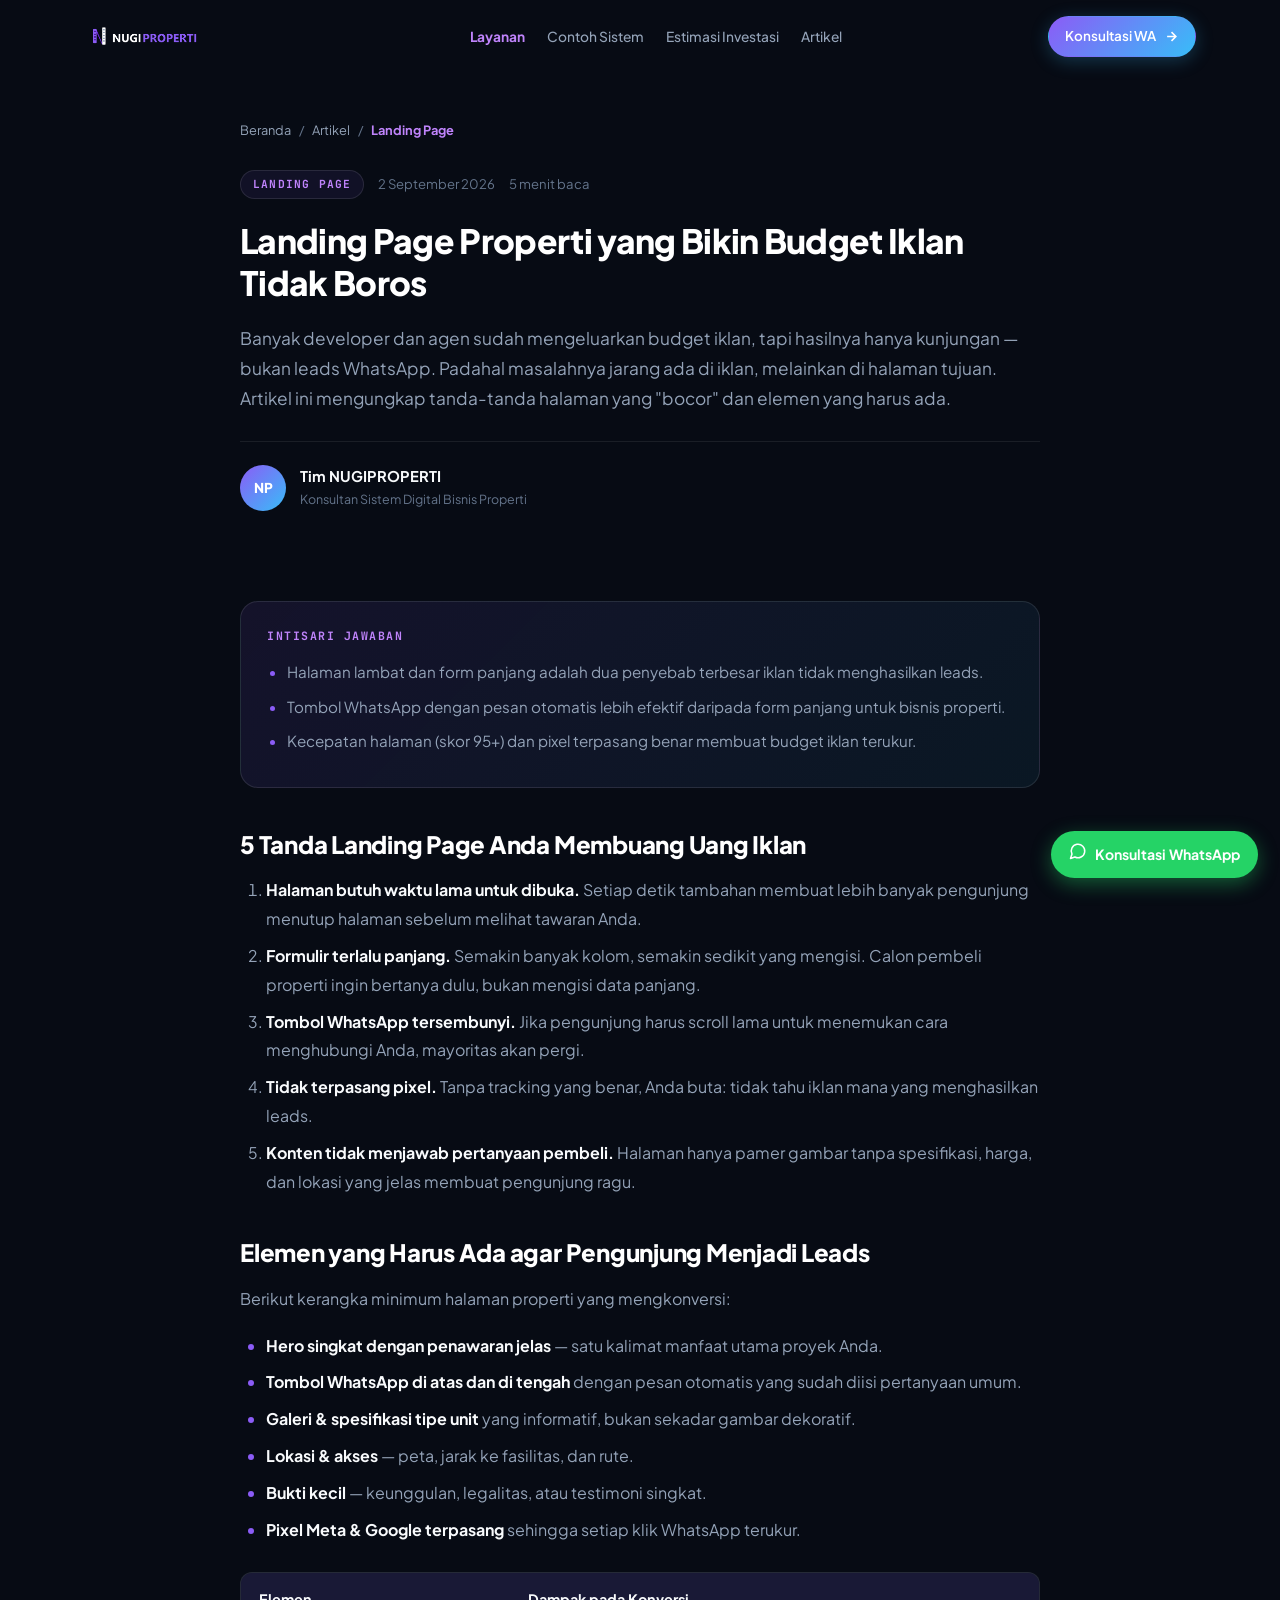
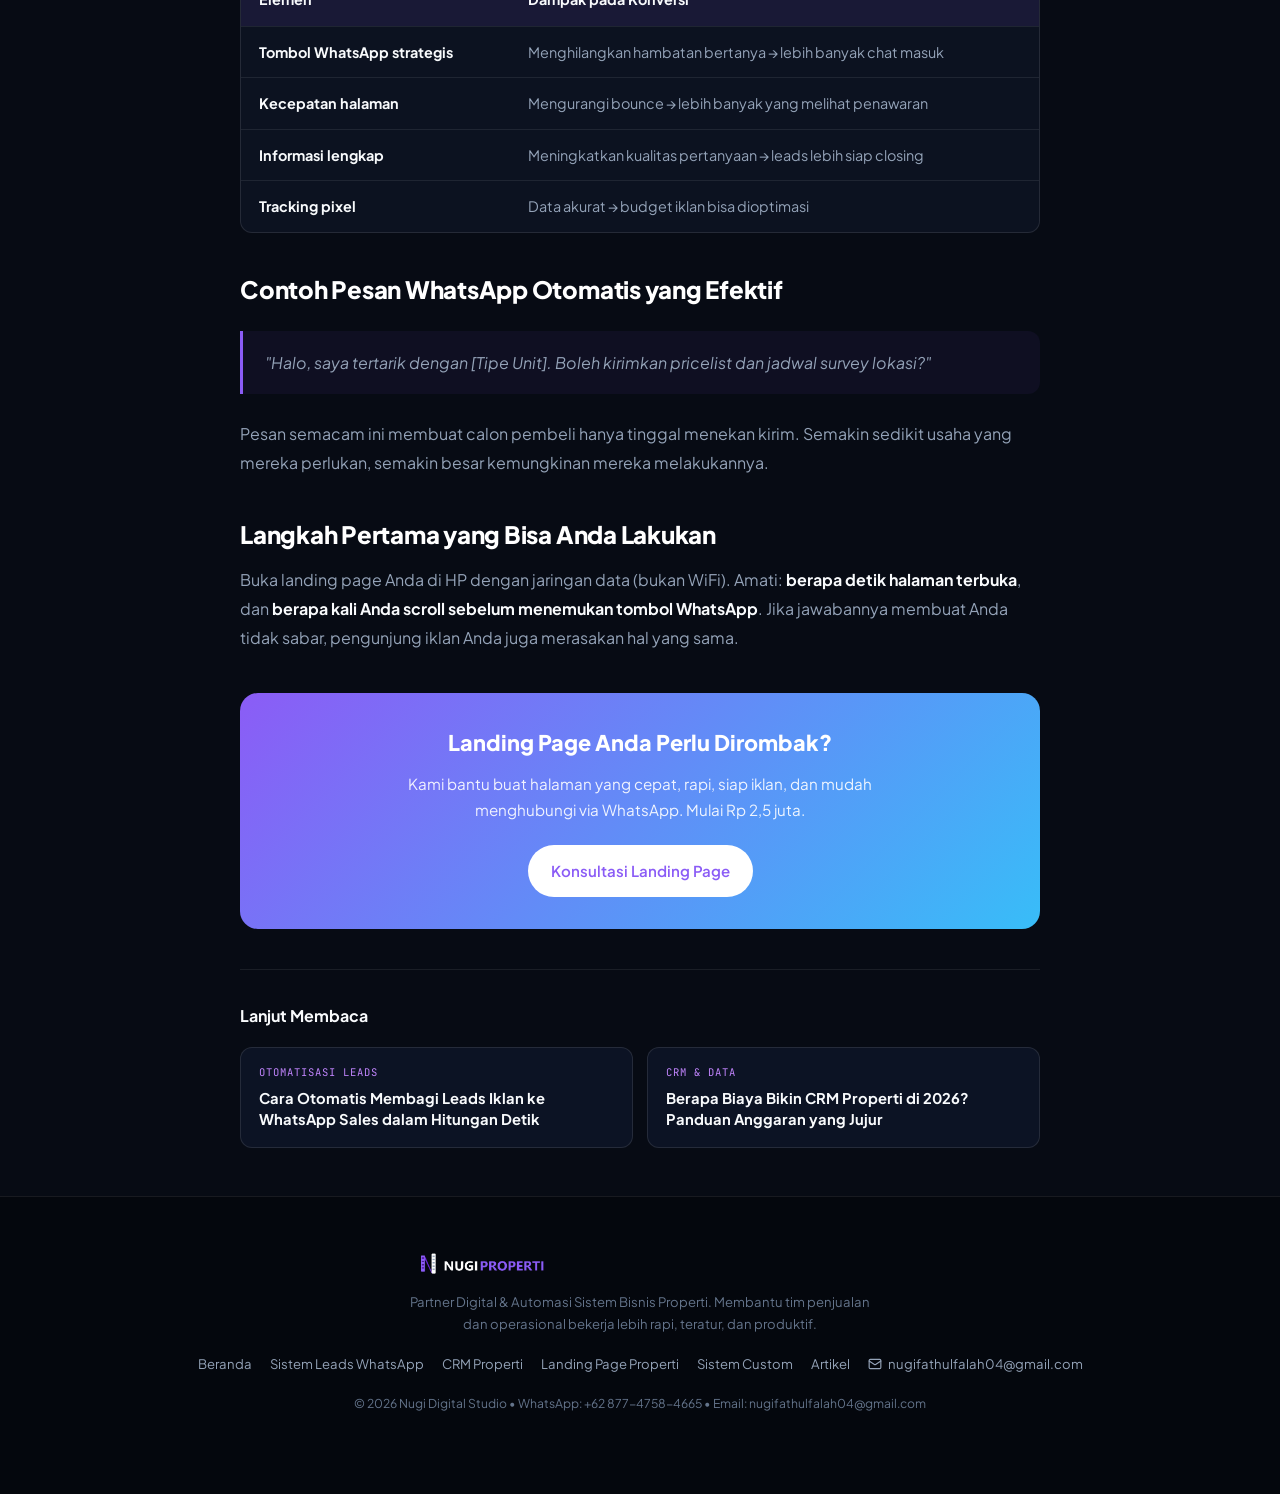
<file: website/artikel/landing-page-properti-agar-iklan-tidak-boros/index.html>
<!DOCTYPE html>
<html lang="id">
<head>
  <meta charset="UTF-8">
  <meta name="viewport" content="width=device-width, initial-scale=1.0">
  <title>Landing Page Properti Agar Iklan Tidak Boros | NUGIPROPERTI</title>
  <meta name="description" content="5 tanda landing page properti membuang uang iklan + elemen wajib agar pengunjung berubah jadi leads WhatsApp, bukan sekadar pengunjung.">
  <meta name="robots" content="index, follow, max-image-preview:large">
  <meta name="author" content="Tim NUGIPROPERTI">
  <link rel="canonical" href="https://www.nugi.biz.id/artikel/landing-page-properti-agar-iklan-tidak-boros">
  <meta name="theme-color" content="#070b14">

  <!-- Google Fonts -->
  <link rel="preconnect" href="https://fonts.googleapis.com">
  <link rel="preconnect" href="https://fonts.gstatic.com" crossorigin>
  <link href="https://fonts.googleapis.com/css2?family=Plus+Jakarta+Sans:wght@400;500;600;700;800&family=JetBrains+Mono:wght@400;500&display=swap" rel="stylesheet">

  <!-- Favicon -->
  <link rel="icon" type="image/png" href="../../assets/brand/nugi_properti_avatar.png">
  <link rel="apple-touch-icon" href="../../assets/brand/nugi_properti_avatar.png">

  <!-- CSS -->
  <link rel="stylesheet" href="../../style.css">
  <link rel="stylesheet" href="../artikel.css">

  <!-- Open Graph -->
  <meta property="og:type" content="article">
  <meta property="og:locale" content="id_ID">
  <meta property="og:site_name" content="NUGIPROPERTI">
  <meta property="og:title" content="Landing Page Properti Agar Iklan Tidak Boros | NUGIPROPERTI">
  <meta property="og:description" content="5 tanda landing page properti membuang uang iklan dan elemen wajib agar pengunjung berubah jadi leads WhatsApp.">
  <meta property="og:url" content="https://www.nugi.biz.id/artikel/landing-page-properti-agar-iklan-tidak-boros">
  <meta property="og:image" content="https://www.nugi.biz.id/assets/brand/nugi_properti_avatar.png">
  <meta property="og:image:width" content="1024">
  <meta property="og:image:height" content="1024">
  <meta property="article:author" content="Tim NUGIPROPERTI">
  <meta property="article:section" content="Landing Page">

  <!-- Twitter Card -->
  <meta name="twitter:card" content="summary_large_image">
  <meta name="twitter:title" content="Landing Page Properti Agar Iklan Tidak Boros | NUGIPROPERTI">
  <meta name="twitter:description" content="5 tanda landing page properti membuang uang iklan + elemen wajib agar pengunjung jadi leads.">
  <meta name="twitter:image" content="https://www.nugi.biz.id/assets/brand/nugi_properti_avatar.png">

  <!-- JSON-LD: Article + BreadcrumbList + FAQPage -->
  <script type="application/ld+json">
  {
    "@context": "https://schema.org",
    "@graph": [
      {
        "@type": "Article",
        "@id": "https://www.nugi.biz.id/artikel/landing-page-properti-agar-iklan-tidak-boros#article",
        "headline": "Landing Page Properti yang Bikin Budget Iklan Tidak Boros",
        "description": "5 tanda landing page properti membuang uang iklan dan elemen wajib agar pengunjung berubah jadi leads WhatsApp.",
        "image": "https://www.nugi.biz.id/assets/brand/nugi_properti_avatar.png",
        "datePublished": "2026-09-02T10:00:00+07:00",
        "dateModified": "2026-09-02T10:00:00+07:00",
        "author": { "@type": "Organization", "name": "Tim NUGIPROPERTI" },
        "publisher": {
          "@type": "Organization",
          "name": "NUGIPROPERTI",
          "url": "https://www.nugi.biz.id/",
          "logo": { "@type": "ImageObject", "url": "https://www.nugi.biz.id/assets/brand/nugi_properti_avatar.png" }
        },
        "mainEntityOfPage": { "@type": "WebPage", "@id": "https://www.nugi.biz.id/artikel/landing-page-properti-agar-iklan-tidak-boros" }
      },
      {
        "@type": "BreadcrumbList",
        "itemListElement": [
          { "@type": "ListItem", "position": 1, "name": "Beranda", "item": "https://www.nugi.biz.id/" },
          { "@type": "ListItem", "position": 2, "name": "Artikel", "item": "https://www.nugi.biz.id/artikel" },
          { "@type": "ListItem", "position": 3, "name": "Landing Page Properti yang Bikin Budget Iklan Tidak Boros", "item": "https://www.nugi.biz.id/artikel/landing-page-properti-agar-iklan-tidak-boros" }
        ]
      },
      {
        "@type": "FAQPage",
        "mainEntity": [
          {
            "@type": "Question",
            "name": "Kenapa landing page saya lambat padahal sudah bayar hosting bagus?",
            "acceptedAnswer": { "@type": "Answer", "text": "Kecepatan dipengaruhi ukuran gambar, jumlah script, dan cara file dimuat, bukan hanya server. Optimasi gambar dan pengurangan script biasanya perbaikan terbesar." }
          },
          {
            "@type": "Question",
            "name": "Apakah form panjang lebih baik daripada tombol WhatsApp?",
            "acceptedAnswer": { "@type": "Answer", "text": "Untuk properti, tombol WhatsApp dengan pesan otomatis umumnya jauh lebih banyak digunakan karena calon pembeli tidak perlu mengetik banyak data." }
          }
        ]
      }
    ]
  }
  </script>

  <!-- Tracking config -->
  <script>window.NUGI_TRACKING = { metaPixelId: "", ga4Id: "", googleAdsId: "" };</script>
</head>
<body class="article-page">

  <!-- Navbar -->
  <header class="navbar" id="navbar">
    <div class="container nav-container">
      <a href="../../" class="brand-logo">
        <img src="../../assets/brand/nugi_properti_logo.png" alt="NUGIPROPERTI - Sistem Digital dan Automasi Bisnis Properti" class="brand-logo-img" />
      </a>

      <nav class="nav-menu" id="navMenu">
        <a href="../../sistem-leads-whatsapp" class="nav-link nav-link-highlight">Layanan</a>
        <a href="../../#portfolio" class="nav-link">Contoh Sistem</a>
        <a href="../../#estimasi" class="nav-link">Estimasi Investasi</a>
        <a href="../" class="nav-link">Artikel</a>
      </nav>

      <div class="nav-cta">
        <a href="https://wa.me/6287747584665?text=Halo%20Mas%20Nugi,%20saya%20tertarik%20konsultasi%20pembuatan%20Landing%20Page." target="_blank" class="btn btn-primary btn-sm" data-cta="nav-art3">
          <span>Konsultasi WA</span>
          <svg width="15" height="15" viewBox="0 0 24 24" fill="none" stroke="currentColor" stroke-width="2.5"><path d="M5 12h14M12 5l7 7-7 7"/></svg>
        </a>
      </div>

      <button class="mobile-toggle" id="mobileToggle" aria-label="Menu Toggle">
        <span></span><span></span><span></span>
      </button>
    </div>
  </header>

  <!-- Article header -->
  <div class="article-wrap article-top">
    <nav class="article-breadcrumb" aria-label="Breadcrumb">
      <a href="../../">Beranda</a><span class="sep">/</span>
      <a href="../">Artikel</a><span class="sep">/</span>
      <span class="current">Landing Page</span>
    </nav>

    <div class="article-meta-row">
      <span class="article-cat">Landing Page</span>
      <span class="article-date">2 September 2026</span>
      <span class="article-read">5 menit baca</span>
    </div>

    <h1 class="article-title">Landing Page Properti yang Bikin Budget Iklan Tidak Boros</h1>

    <p class="article-lead">
      Banyak developer dan agen sudah mengeluarkan budget iklan, tapi hasilnya hanya kunjungan — bukan leads WhatsApp. Padahal masalahnya jarang ada di iklan, melainkan di halaman tujuan. Artikel ini mengungkap tanda-tanda halaman yang "bocor" dan elemen yang harus ada.
    </p>

    <div class="article-author-box">
      <div class="article-author-avatar">NP</div>
      <div>
        <div class="article-author-name">Tim NUGIPROPERTI</div>
        <div class="article-author-role">Konsultan Sistem Digital Bisnis Properti</div>
      </div>
    </div>
  </div>

  <!-- Article body -->
  <div class="article-wrap article-body">
    <article class="article-content">

      <div class="key-takeaways">
        <div class="key-takeaways-title">Intisari Jawaban</div>
        <ul>
          <li>Halaman lambat dan form panjang adalah dua penyebab terbesar iklan tidak menghasilkan leads.</li>
          <li>Tombol WhatsApp dengan pesan otomatis lebih efektif daripada form panjang untuk bisnis properti.</li>
          <li>Kecepatan halaman (skor 95+) dan pixel terpasang benar membuat budget iklan terukur.</li>
        </ul>
      </div>

      <h2>5 Tanda Landing Page Anda Membuang Uang Iklan</h2>
      <ol>
        <li><strong>Halaman butuh waktu lama untuk dibuka.</strong> Setiap detik tambahan membuat lebih banyak pengunjung menutup halaman sebelum melihat tawaran Anda.</li>
        <li><strong>Formulir terlalu panjang.</strong> Semakin banyak kolom, semakin sedikit yang mengisi. Calon pembeli properti ingin bertanya dulu, bukan mengisi data panjang.</li>
        <li><strong>Tombol WhatsApp tersembunyi.</strong> Jika pengunjung harus scroll lama untuk menemukan cara menghubungi Anda, mayoritas akan pergi.</li>
        <li><strong>Tidak terpasang pixel.</strong> Tanpa tracking yang benar, Anda buta: tidak tahu iklan mana yang menghasilkan leads.</li>
        <li><strong>Konten tidak menjawab pertanyaan pembeli.</strong> Halaman hanya pamer gambar tanpa spesifikasi, harga, dan lokasi yang jelas membuat pengunjung ragu.</li>
      </ol>

      <h2>Elemen yang Harus Ada agar Pengunjung Menjadi Leads</h2>
      <p>Berikut kerangka minimum halaman properti yang mengkonversi:</p>
      <ul>
        <li><strong>Hero singkat dengan penawaran jelas</strong> — satu kalimat manfaat utama proyek Anda.</li>
        <li><strong>Tombol WhatsApp di atas dan di tengah</strong> dengan pesan otomatis yang sudah diisi pertanyaan umum.</li>
        <li><strong>Galeri &amp; spesifikasi tipe unit</strong> yang informatif, bukan sekadar gambar dekoratif.</li>
        <li><strong>Lokasi &amp; akses</strong> — peta, jarak ke fasilitas, dan rute.</li>
        <li><strong>Bukti kecil</strong> — keunggulan, legalitas, atau testimoni singkat.</li>
        <li><strong>Pixel Meta &amp; Google terpasang</strong> sehingga setiap klik WhatsApp terukur.</li>
      </ul>

      <div class="article-table-wrap">
        <table class="article-table">
          <thead>
            <tr>
              <th>Elemen</th>
              <th>Dampak pada Konversi</th>
            </tr>
          </thead>
          <tbody>
            <tr>
              <td><strong>Tombol WhatsApp strategis</strong></td>
              <td>Menghilangkan hambatan bertanya → lebih banyak chat masuk</td>
            </tr>
            <tr>
              <td><strong>Kecepatan halaman</strong></td>
              <td>Mengurangi bounce → lebih banyak yang melihat penawaran</td>
            </tr>
            <tr>
              <td><strong>Informasi lengkap</strong></td>
              <td>Meningkatkan kualitas pertanyaan → leads lebih siap closing</td>
            </tr>
            <tr>
              <td><strong>Tracking pixel</strong></td>
              <td>Data akurat → budget iklan bisa dioptimasi</td>
            </tr>
          </tbody>
        </table>
      </div>

      <h2>Contoh Pesan WhatsApp Otomatis yang Efektif</h2>
      <blockquote>
        "Halo, saya tertarik dengan [Tipe Unit]. Boleh kirimkan pricelist dan jadwal survey lokasi?"
      </blockquote>
      <p>
        Pesan semacam ini membuat calon pembeli hanya tinggal menekan kirim. Semakin sedikit usaha yang mereka perlukan, semakin besar kemungkinan mereka melakukannya.
      </p>

      <h2>Langkah Pertama yang Bisa Anda Lakukan</h2>
      <p>
        Buka landing page Anda di HP dengan jaringan data (bukan WiFi). Amati: <strong>berapa detik halaman terbuka</strong>, dan <strong>berapa kali Anda scroll sebelum menemukan tombol WhatsApp</strong>. Jika jawabannya membuat Anda tidak sabar, pengunjung iklan Anda juga merasakan hal yang sama.
      </p>

    </article>

    <!-- CTA -->
    <div class="article-cta">
      <div class="article-cta-title">Landing Page Anda Perlu Dirombak?</div>
      <p class="article-cta-desc">Kami bantu buat halaman yang cepat, rapi, siap iklan, dan mudah menghubungi via WhatsApp. Mulai Rp 2,5 juta.</p>
      <a href="https://wa.me/6287747584665?text=Halo%20Mas%20Nugi,%20saya%20sudah%20baca%20artikel%20landing%20page%20dan%20ingin%20konsultasi%20pembuatannya." target="_blank" class="btn" data-cta="art3-cta">Konsultasi Landing Page</a>
    </div>

    <!-- Related -->
    <div class="related-wrap">
      <div class="related-title">Lanjut Membaca</div>
      <div class="related-grid">
        <a href="cara-otomatis-membagi-leads-iklan-ke-whatsapp-sales/" class="related-card">
          <div class="related-tag">Otomatisasi Leads</div>
          <div class="related-name">Cara Otomatis Membagi Leads Iklan ke WhatsApp Sales dalam Hitungan Detik</div>
        </a>
        <a href="berapa-biaya-bikin-crm-properti/" class="related-card">
          <div class="related-tag">CRM &amp; Data</div>
          <div class="related-name">Berapa Biaya Bikin CRM Properti di 2026? Panduan Anggaran yang Jujur</div>
        </a>
      </div>
    </div>
  </div>

  <!-- Footer -->
  <footer class="footer">
    <div class="container footer-container">
      <div class="footer-left">
        <a href="../../" class="brand-logo">
          <img src="../../assets/brand/nugi_properti_logo.png" alt="NUGIPROPERTI - Sistem Digital dan Automasi Bisnis Properti" class="brand-logo-img">
        </a>
        <p class="footer-tagline">Partner Digital &amp; Automasi Sistem Bisnis Properti. Membantu tim penjualan dan operasional bekerja lebih rapi, teratur, dan produktif.</p>
      </div>

      <div class="footer-links">
        <a href="../../">Beranda</a>
        <a href="../../sistem-leads-whatsapp">Sistem Leads WhatsApp</a>
        <a href="../../crm-properti">CRM Properti</a>
        <a href="../../landing-page-properti">Landing Page Properti</a>
        <a href="../../sistem-custom">Sistem Custom</a>
        <a href="../">Artikel</a>
        <a href="mailto:nugifathulfalah04@gmail.com" class="email-link"><svg class="icon" viewBox="0 0 24 24"><rect width="20" height="16" x="2" y="4" rx="2"/><path d="m22 7-8.97 5.7a1.94 1.94 0 0 1-2.06 0L2 7"/></svg> nugifathulfalah04@gmail.com</a>
      </div>

      <div class="footer-bottom">
        <p>&copy; 2026 Nugi Digital Studio &bull; WhatsApp: +62 877-4758-4665 &bull; Email: nugifathulfalah04@gmail.com</p>
      </div>
    </div>
  </footer>

  <!-- Sticky Float WhatsApp -->
  <div class="sticky-wa-float">
    <a href="https://wa.me/6287747584665?text=Halo%20Mas%20Nugi,%20saya%20ingin%20konsultasi%20pembuatan%20Landing%20Page%20Properti." target="_blank" class="float-wa-btn" id="btnStickyWA" aria-label="Konsultasi WhatsApp" data-cta="art3-sticky">
      <span class="float-icon"><svg class="icon" viewBox="0 0 24 24"><path d="M7.9 20A9 9 0 1 0 4 16.1L2 22Z"/></svg></span>
      <span class="float-text">Konsultasi WhatsApp</span>
    </a>
  </div>

  <!-- JavaScript -->
  <script src="../../app.js"></script>
</body>
</html>
</file>
<file: website/style.css>
/* ==========================================================================
   NUGI PROPERTI - ULTRA PREMIUM PROPERTY-TECH DESIGN SYSTEM
   ========================================================================== */

:root {
  /* ========================================================================
     NUGIPROPERTI — UNIFIED BRAND TOKENS (match Nugi Content Factory)
     Identitas: dark obsidian + gradient violet (#8B5CF6) → cyan (#38BDF8)
     ======================================================================== */

  --bg-dark: #070b14;
  --bg-surface: #0c1220;
  --bg-card: rgba(15, 23, 42, 0.75);
  --bg-card-hover: rgba(22, 34, 60, 0.85);

  --border-subtle: rgba(255, 255, 255, 0.08);
  --border-highlight: rgba(139, 92, 246, 0.4);
  --border-card: rgba(255, 255, 255, 0.1);

  --text-main: #f8fafc;
  --text-muted: #94a3b8;
  --text-dim: #64748b;

  --accent-violet: #8b5cf6;
  --accent-violet-light: #a855f7;
  --accent-violet-soft: #c084fc;
  --accent-cyan: #38bdf8;
  --accent-indigo: #6366f1;
  --accent-emerald: #10b981;
  --accent-amber: #f59e0b;
  --accent-rose: #f43f5e;

  --wa-green: #25d366;

  --gradient-primary: linear-gradient(135deg, #8b5cf6 0%, #38bdf8 100%);
  --gradient-card: linear-gradient(135deg, rgba(255, 255, 255, 0.03) 0%, rgba(255, 255, 255, 0) 100%);
  --gradient-hero: radial-gradient(circle at 50% 0%, rgba(139, 92, 246, 0.16), transparent 62%);

  --radius-sm: 6px;
  --radius-md: 12px;
  --radius-lg: 18px;
  --radius-full: 9999px;

  --shadow-sm: 0 4px 12px rgba(0, 0, 0, 0.25);
  --shadow-md: 0 10px 25px -5px rgba(0, 0, 0, 0.4);
  --shadow-lg: 0 20px 40px -15px rgba(0, 0, 0, 0.6);

  --font-main: 'Plus Jakarta Sans', -apple-system, BlinkMacSystemFont, 'Segoe UI', Roboto, sans-serif;
  --font-mono: 'JetBrains Mono', monospace;
}

/* Reset & Base Setup */
* {
  margin: 0;
  padding: 0;
  box-sizing: border-box;
}

html {
  scroll-behavior: smooth;
  font-size: 16px;
}

body {
  font-family: var(--font-main);
  background-color: var(--bg-dark);
  color: var(--text-main);
  line-height: 1.65;
  overflow-x: hidden;
  position: relative;
  -webkit-font-smoothing: antialiased;
}

/* Ambient Glow Lighting */
.glow-sphere {
  position: fixed;
  border-radius: 50%;
  filter: blur(140px);
  pointer-events: none;
  z-index: 0;
}
.sphere-1 {
  width: 550px;
  height: 550px;
  background: rgba(139, 92, 246, 0.09);
  top: -100px;
  left: 20%;
}
.sphere-2 {
  width: 500px;
  height: 500px;
  background: rgba(56, 189, 248, 0.07);
  bottom: 10%;
  right: 10%;
}

.container {
  width: 100%;
  max-width: 1160px;
  margin: 0 auto;
  padding: 0 24px;
  position: relative;
  z-index: 1;
}

/* Typography */
h1, h2, h3, h4 {
  color: #ffffff;
  font-weight: 700;
  line-height: 1.3;
}

.gradient-text {
  background: var(--gradient-primary);
  -webkit-background-clip: text;
  -webkit-text-fill-color: transparent;
}

/* Buttons */
.btn {
  display: inline-flex;
  align-items: center;
  justify-content: center;
  gap: 8px;
  font-weight: 600;
  font-size: 0.94rem;
  padding: 12px 22px;
  border-radius: var(--radius-full);
  text-decoration: none;
  cursor: pointer;
  transition: all 0.25s cubic-bezier(0.4, 0, 0.2, 1);
  border: 1px solid transparent;
  font-family: var(--font-main);
}

.btn-primary {
  background: var(--gradient-primary);
  color: #ffffff;
  box-shadow: 0 4px 18px rgba(56, 189, 248, 0.25);
}
.btn-primary:hover {
  transform: translateY(-2px);
  box-shadow: 0 8px 24px rgba(56, 189, 248, 0.4);
}

.btn-secondary {
  background: rgba(255, 255, 255, 0.04);
  color: var(--text-main);
  border: 1px solid var(--border-card);
  backdrop-filter: blur(8px);
}
.btn-secondary:hover {
  background: rgba(255, 255, 255, 0.09);
  border-color: rgba(255, 255, 255, 0.2);
  transform: translateY(-2px);
}

.btn-lg {
  padding: 14px 28px;
  font-size: 1rem;
}
.btn-sm {
  padding: 8px 16px;
  font-size: 0.84rem;
}
.btn-block {
  width: 100%;
}

/* Navbar */
.navbar {
  position: fixed;
  top: 0;
  left: 0;
  width: 100%;
  z-index: 1000;
  padding: 16px 0;
  transition: all 0.3s ease;
}
.navbar.scrolled {
  background: rgba(7, 11, 18, 0.92);
  backdrop-filter: blur(16px);
  border-bottom: 1px solid var(--border-subtle);
  padding: 12px 0;
}

.nav-container {
  display: flex;
  align-items: center;
  justify-content: space-between;
}

.brand-logo {
  display: flex;
  align-items: center;
  gap: 8px;
  text-decoration: none;
  font-size: 1.18rem;
  font-weight: 800;
  color: #ffffff;
  letter-spacing: -0.01em;
}
.brand-logo-img {
  height: 32px;
  width: auto;
  object-fit: contain;
  display: block;
}
.footer .brand-logo-img {
  height: 38px;
}
.logo-icon {
  display: inline-flex;
  align-items: center;
  justify-content: center;
  width: 30px;
  height: 30px;
  border-radius: var(--radius-sm);
  background: linear-gradient(135deg, rgba(139, 92, 246, 0.2), rgba(56, 189, 248, 0.2));
  border: 1px solid rgba(139, 92, 246, 0.35);
  color: var(--accent-violet-soft);
}
.logo-icon svg {
  width: 17px;
  height: 17px;
}
.brand-logo .highlight {
  background: var(--gradient-primary);
  -webkit-background-clip: text;
  background-clip: text;
  -webkit-text-fill-color: transparent;
  color: transparent;
  font-weight: 800;
}

.nav-menu {
  display: flex;
  align-items: center;
  gap: 22px;
}
.nav-link {
  text-decoration: none;
  color: var(--text-muted);
  font-size: 0.86rem;
  font-weight: 500;
  transition: color 0.2s ease;
}
.nav-link:hover {
  color: var(--accent-cyan);
}
.nav-link-highlight {
  color: var(--accent-violet-soft);
  font-weight: 700;
}
.nav-link-highlight:hover {
  color: var(--accent-cyan);
}

.mobile-toggle {
  display: none;
  background: none;
  border: none;
  cursor: pointer;
}
.mobile-toggle span {
  display: block;
  width: 22px;
  height: 2px;
  background: #fff;
  margin: 5px 0;
}

/* Hero Section */
.hero-section {
  padding: 140px 0 80px 0;
  text-align: center;
  position: relative;
  background: var(--gradient-hero);
}
.hero-container {
  max-width: 900px;
}

.badge-pill {
  display: inline-flex;
  align-items: center;
  gap: 8px;
  background: rgba(56, 189, 248, 0.08);
  border: 1px solid rgba(56, 189, 248, 0.25);
  padding: 6px 16px;
  border-radius: var(--radius-full);
  font-size: 0.8rem;
  font-weight: 600;
  color: var(--accent-cyan);
  margin-bottom: 20px;
}
.badge-dot {
  width: 7px;
  height: 7px;
  background: var(--accent-cyan);
  border-radius: 50%;
  box-shadow: 0 0 8px var(--accent-cyan);
}

.hero-title {
  font-size: 2.8rem;
  font-weight: 800;
  letter-spacing: -0.025em;
  margin-bottom: 18px;
  line-height: 1.25;
}

.hero-subtitle {
  font-size: 1.08rem;
  color: var(--text-muted);
  max-width: 740px;
  margin: 0 auto 32px auto;
  line-height: 1.7;
}

.hero-actions {
  display: flex;
  align-items: center;
  justify-content: center;
  gap: 14px;
  flex-wrap: wrap;
  margin-bottom: 20px;
}

.hero-trustline {
  font-size: 0.82rem;
  color: var(--text-muted);
  text-align: center;
  margin-bottom: 46px;
}

.solution-flow {
  display: flex;
  flex-wrap: wrap;
  align-items: center;
  justify-content: center;
  gap: 10px;
  margin: 8px 0 20px;
}

.flow-step {
  display: inline-flex;
  align-items: center;
  gap: 8px;
  background: var(--bg-card);
  border: 1px solid var(--border-card);
  border-radius: var(--radius-md);
  padding: 10px 14px;
}

.flow-num {
  font-family: var(--font-mono);
  font-size: 0.72rem;
  color: var(--accent-cyan);
  font-weight: 700;
}

.flow-label { font-size: 0.85rem; font-weight: 700; }

.flow-arrow { color: var(--text-dim); font-weight: 700; }

.solution-summary {
  max-width: 720px;
  margin: 0 auto;
  color: var(--text-muted);
  font-size: 0.95rem;
}
  display: flex;
  align-items: center;
  justify-content: space-around;
  background: var(--bg-card);
  border: 1px solid var(--border-card);
  padding: 16px 24px;
  border-radius: var(--radius-lg);
  backdrop-filter: blur(12px);
}
.trust-number {
  font-size: 1.25rem;
  font-weight: 800;
  color: #ffffff;
}
.trust-label {
  font-size: 0.78rem;
  color: var(--text-muted);
}
.trust-divider {
  width: 1px;
  height: 28px;
  background: var(--border-subtle);
}

/* Sections General */
.section {
  padding: 80px 0;
  position: relative;
}
/* Offset target navigasi anchor agar tidak tertutup navbar fixed */
section[id], div[id], form[id] {
  scroll-margin-top: 86px;
}
.section-header {
  margin-bottom: 44px;
}
.text-center {
  text-align: center;
}
.section-badge {
  display: inline-block;
  font-family: var(--font-mono);
  font-size: 0.74rem;
  font-weight: 700;
  letter-spacing: 1.5px;
  color: var(--accent-violet-soft);
  margin-bottom: 8px;
  text-transform: uppercase;
}
.section-title {
  font-size: 2rem;
  letter-spacing: -0.02em;
  margin-bottom: 12px;
}
.section-subtitle {
  font-size: 0.96rem;
  color: var(--text-muted);
  max-width: 660px;
  margin: 0 auto;
}

/* Cards & Grid Base */
.grid {
  display: grid;
  gap: 20px;
}
.grid-3 {
  grid-template-columns: repeat(auto-fit, minmax(310px, 1fr));
}
.grid-2 {
  grid-template-columns: repeat(auto-fit, minmax(300px, 1fr));
}

.card {
  background: var(--bg-card);
  border: 1px solid var(--border-card);
  border-radius: var(--radius-lg);
  padding: 26px;
  backdrop-filter: blur(12px);
  transition: all 0.25s ease;
}
.card:hover {
  background: var(--bg-card-hover);
  border-color: rgba(255, 255, 255, 0.16);
  transform: translateY(-3px);
  box-shadow: var(--shadow-md);
}

/* Problem Cards */
.problem-card .card-icon-box {
  width: 42px;
  height: 42px;
  border-radius: var(--radius-md);
  display: flex;
  align-items: center;
  justify-content: center;
  font-size: 1.25rem;
  margin-bottom: 16px;
}
.bg-red { background: rgba(244, 63, 94, 0.12); border: 1px solid rgba(244, 63, 94, 0.25); color: #fb7185; }
.bg-orange { background: rgba(245, 158, 11, 0.12); border: 1px solid rgba(245, 158, 11, 0.25); color: #fbbf24; }
.bg-purple { background: rgba(168, 85, 247, 0.12); border: 1px solid rgba(168, 85, 247, 0.25); color: #c084fc; }
.bg-blue { background: rgba(56, 189, 248, 0.12); border: 1px solid rgba(56, 189, 248, 0.25); color: #38bdf8; }
.bg-emerald { background: rgba(16, 185, 129, 0.12); border: 1px solid rgba(16, 185, 129, 0.25); color: #34d399; }
.bg-cyan { background: rgba(56, 189, 248, 0.12); border: 1px solid rgba(56, 189, 248, 0.25); color: #38bdf8; }

.card-title {
  font-size: 1.1rem;
  margin-bottom: 8px;
}
.card-text {
  font-size: 0.88rem;
  color: var(--text-muted);
  line-height: 1.6;
}

/* Solution Cards */
.solution-header {
  display: flex;
  align-items: center;
  justify-content: space-between;
  margin-bottom: 14px;
}
.solution-icon {
  font-size: 1.6rem;
}
.solution-tag {
  font-size: 0.7rem;
  font-weight: 700;
  padding: 3px 9px;
  background: rgba(255, 255, 255, 0.05);
  border: 1px solid var(--border-card);
  border-radius: var(--radius-full);
  color: var(--accent-cyan);
}
.feature-list {
  list-style: none;
  margin-top: 16px;
  border-top: 1px solid var(--border-subtle);
  padding-top: 12px;
}
.feature-list li {
  font-size: 0.84rem;
  color: var(--text-muted);
  margin-bottom: 6px;
}
.solution-card {
  display: flex;
  flex-direction: column;
}
.solution-card .feature-list {
  flex-grow: 1;
}
.solution-cta {
  margin-top: 20px;
}
.highlight-border {
  border-color: var(--border-highlight);
  box-shadow: 0 0 24px rgba(56, 189, 248, 0.08);
}

/* ==========================================================================
   SECTION 4: TENTANG SAYA & REKAM JEJAK (REDESIGNED ULTRA CLEAN)
   ========================================================================== */
.founder-showcase-card {
  padding: 36px;
  background: linear-gradient(135deg, rgba(16, 24, 40, 0.85), rgba(11, 17, 28, 0.85));
  border: 1px solid rgba(56, 189, 248, 0.2);
  margin-bottom: 40px;
}

.founder-grid {
  display: grid;
  grid-template-columns: 280px 1fr;
  gap: 36px;
  align-items: center;
}

.founder-visual-col {
  display: flex;
  flex-direction: column;
  align-items: center;
  text-align: center;
}

.founder-img-frame {
  position: relative;
  width: 170px;
  height: 170px;
  border-radius: 20px;
  overflow: hidden;
  border: 2px solid rgba(56, 189, 248, 0.4);
  box-shadow: 0 8px 25px rgba(56, 189, 248, 0.2);
  margin-bottom: 14px;
}

.founder-main-photo {
  width: 100%;
  height: 100%;
  object-fit: cover;
  object-position: top center;
}

.founder-badge-floating {
  position: absolute;
  bottom: 8px;
  left: 50%;
  transform: translateX(-50%);
  background: rgba(8, 12, 20, 0.88);
  border: 1px solid rgba(56, 189, 248, 0.4);
  padding: 3px 10px;
  border-radius: var(--radius-full);
  font-size: 0.68rem;
  font-weight: 700;
  color: var(--accent-cyan);
  white-space: nowrap;
  backdrop-filter: blur(8px);
  display: flex;
  align-items: center;
  gap: 5px;
}
.founder-status-dot {
  width: 6px;
  height: 6px;
  background: var(--accent-emerald);
  border-radius: 50%;
}

.founder-quick-pills {
  display: flex;
  flex-direction: column;
  gap: 5px;
  width: 100%;
}
.pill-item {
  display: inline-flex;
  align-items: center;
  gap: 6px;
  font-size: 0.74rem;
  background: rgba(255, 255, 255, 0.04);
  border: 1px solid var(--border-subtle);
  padding: 5px 11px;
  border-radius: var(--radius-sm);
  color: var(--text-muted);
  text-align: center;
}
.pill-item .icon { width: 14px; height: 14px; color: var(--accent-violet-soft); }
.email-link { display: inline-flex; align-items: center; gap: 6px; }
.email-link .icon { width: 14px; height: 14px; }
.float-icon .icon { width: 18px; height: 18px; }

.founder-story-col {
  display: flex;
  flex-direction: column;
  justify-content: center;
}

.story-tag {
  font-family: var(--font-mono);
  font-size: 0.72rem;
  font-weight: 800;
  letter-spacing: 1px;
  color: var(--accent-violet-soft);
  text-transform: uppercase;
  margin-bottom: 8px;
}

.story-headline {
  font-size: 1.35rem;
  color: #ffffff;
  margin-bottom: 14px;
  line-height: 1.4;
}

.story-paragraph {
  font-size: 0.9rem;
  color: var(--text-muted);
  margin-bottom: 12px;
  line-height: 1.65;
}

.story-actions {
  margin-top: 10px;
}

/* Sleek Slider Module */
/* ==========================================================================
   CINEMATIC FULL-VIEW AUTHORITY SHOWCASE (GAMBAR JELAS & TEKS TERPISAH)
   ========================================================================== */
.cinematic-showcase-container {
  display: flex;
  flex-direction: column;
  gap: 20px;
}

.featured-slide-card {
  display: grid;
  grid-template-columns: 1.35fr 1fr;
  background: var(--bg-card);
  border: 1px solid var(--border-card);
  border-radius: var(--radius-lg);
  overflow: hidden;
  backdrop-filter: blur(14px);
  box-shadow: var(--shadow-lg);
  min-height: 440px;
  align-items: stretch;
}

.featured-img-stage {
  background: #03060d;
  display: flex;
  align-items: center;
  justify-content: center;
  padding: 16px;
  position: relative;
  overflow: hidden;
  border-right: 1px solid var(--border-subtle);
}

.featured-main-photo {
  max-width: 100%;
  max-height: 420px;
  width: auto;
  height: auto;
  object-fit: contain;
  border-radius: var(--radius-sm);
  box-shadow: 0 4px 20px rgba(0, 0, 0, 0.6);
  transition: opacity 0.3s ease, transform 0.3s ease;
}

.featured-info-panel {
  padding: 34px 30px;
  display: flex;
  flex-direction: column;
  justify-content: space-between;
  background: linear-gradient(135deg, rgba(15, 23, 42, 0.7), rgba(9, 14, 24, 0.7));
}

.slide-meta-top {
  display: flex;
  align-items: center;
  justify-content: space-between;
  margin-bottom: 16px;
}

.featured-category-badge {
  font-family: var(--font-mono);
  font-size: 0.72rem;
  font-weight: 800;
  letter-spacing: 1px;
  color: var(--accent-violet-soft);
  background: rgba(139, 92, 246, 0.12);
  border: 1px solid rgba(139, 92, 246, 0.3);
  padding: 4px 12px;
  border-radius: var(--radius-full);
  text-transform: uppercase;
}

.slide-counter-badge {
  font-family: var(--font-mono);
  font-size: 0.82rem;
  color: var(--text-dim);
  font-weight: 600;
}

.featured-slide-title {
  font-size: 1.45rem;
  color: #ffffff;
  margin-bottom: 14px;
  line-height: 1.35;
}

.featured-slide-desc {
  font-size: 0.92rem;
  color: var(--text-muted);
  line-height: 1.7;
  margin-bottom: 24px;
}

.featured-nav-controls {
  display: flex;
  gap: 12px;
  margin-top: auto;
}

.cinematic-nav-btn {
  display: inline-flex;
  align-items: center;
  justify-content: center;
  gap: 6px;
  padding: 10px 20px;
  border-radius: var(--radius-full);
  font-size: 0.88rem;
  font-weight: 600;
  background: rgba(255, 255, 255, 0.05);
  border: 1px solid var(--border-card);
  color: #ffffff;
  cursor: pointer;
  transition: all 0.2s ease;
  font-family: var(--font-main);
}
.cinematic-nav-btn:hover {
  background: rgba(255, 255, 255, 0.1);
  border-color: rgba(255, 255, 255, 0.25);
  transform: translateY(-1px);
}
.cinematic-nav-btn.primary {
  background: var(--gradient-primary);
  border-color: transparent;
  box-shadow: 0 4px 14px rgba(56, 189, 248, 0.25);
}
.cinematic-nav-btn.primary:hover {
  box-shadow: 0 6px 20px rgba(56, 189, 248, 0.4);
}

/* 8 Thumbnail Strip */
.thumbnail-selector-strip {
  display: grid;
  grid-template-columns: repeat(8, 1fr);
  gap: 10px;
  overflow-x: auto;
  padding-bottom: 6px;
}

.thumb-btn {
  background: var(--bg-card);
  border: 1px solid var(--border-subtle);
  border-radius: var(--radius-sm);
  padding: 6px;
  display: flex;
  flex-direction: column;
  align-items: center;
  gap: 6px;
  cursor: pointer;
  transition: all 0.2s ease;
  text-align: center;
}
.thumb-btn img {
  width: 100%;
  height: 52px;
  object-fit: cover;
  border-radius: 4px;
  opacity: 0.6;
  transition: opacity 0.2s ease;
}
.thumb-btn .thumb-label {
  font-size: 0.68rem;
  color: var(--text-dim);
  font-weight: 600;
  white-space: nowrap;
  overflow: hidden;
  text-overflow: ellipsis;
  max-width: 100%;
}
.thumb-btn:hover {
  border-color: rgba(56, 189, 248, 0.4);
}
.thumb-btn:hover img {
  opacity: 0.9;
}
.thumb-btn.active {
  border-color: var(--accent-cyan);
  background: rgba(56, 189, 248, 0.08);
  box-shadow: 0 0 12px rgba(56, 189, 248, 0.3);
}
.thumb-btn.active img {
  opacity: 1;
}
.thumb-btn.active .thumb-label {
  color: var(--accent-cyan);
}

@media (max-width: 900px) {
  .featured-slide-card { grid-template-columns: 1fr; }
  .featured-img-stage { border-right: none; border-bottom: 1px solid var(--border-subtle); min-height: 280px; }
  .thumbnail-selector-strip { grid-template-columns: repeat(4, 1fr); }
}
@media (max-width: 600px) {
  .thumbnail-selector-strip { grid-template-columns: repeat(2, 1fr); }
}

/* Portfolio Case Studies */
.portfolio-grid {
  display: grid;
  grid-template-columns: repeat(auto-fit, minmax(440px, 1fr));
  gap: 24px;
}
.portfolio-card {
  background: var(--bg-card);
  border: 1px solid var(--border-card);
  border-radius: var(--radius-lg);
  overflow: hidden;
  transition: all 0.25s ease;
  display: flex;
  flex-direction: column;
}
.portfolio-card .portfolio-body {
  display: flex;
  flex-direction: column;
  flex-grow: 1;
}
.portfolio-card .portfolio-desc {
  flex-grow: 1;
}
.portfolio-card:hover {
  border-color: rgba(255, 255, 255, 0.2);
  transform: translateY(-3px);
}
.portfolio-preview {
  padding: 28px 20px;
  position: relative;
  display: flex;
  flex-direction: column;
  justify-content: center;
  align-items: center;
}
.bg-gradient-1 { background: linear-gradient(135deg, rgba(139, 92, 246, 0.12), rgba(56, 189, 248, 0.12)); }
.bg-gradient-2 { background: linear-gradient(135deg, rgba(16, 185, 129, 0.12), rgba(56, 189, 248, 0.12)); }
.bg-gradient-3 { background: linear-gradient(135deg, rgba(139, 92, 246, 0.12), rgba(244, 63, 94, 0.1)); }
.bg-gradient-4 { background: linear-gradient(135deg, rgba(245, 158, 11, 0.12), rgba(139, 92, 246, 0.1)); }

.portfolio-status-badge {
  position: absolute;
  top: 12px;
  left: 14px;
  font-size: 0.7rem;
  font-weight: 700;
  padding: 3px 9px;
  border-radius: var(--radius-full);
}
.status-production {
  background: rgba(16, 185, 129, 0.18);
  border: 1px solid rgba(16, 185, 129, 0.35);
  color: #34d399;
}
.status-deployed {
  background: rgba(56, 189, 248, 0.18);
  border: 1px solid rgba(56, 189, 248, 0.35);
  color: #38bdf8;
}

.code-preview-box {
  background: rgba(0, 0, 0, 0.65);
  border: 1px solid rgba(255, 255, 255, 0.08);
  padding: 10px 14px;
  border-radius: var(--radius-md);
  font-family: var(--font-mono);
  font-size: 0.76rem;
  color: #38bdf8;
  max-width: 92%;
  text-align: center;
}
.portfolio-body {
  padding: 24px;
}
.portfolio-title {
  font-size: 1.15rem;
  margin-bottom: 10px;
}
.portfolio-desc {
  font-size: 0.86rem;
  color: var(--text-muted);
  margin-bottom: 16px;
  line-height: 1.6;
}
.tech-box {
  display: flex;
  flex-wrap: wrap;
  align-items: center;
  gap: 6px;
  border-top: 1px solid var(--border-subtle);
  padding-top: 12px;
}
.tech-title {
  font-size: 0.7rem;
  font-weight: 700;
  color: var(--text-dim);
  text-transform: uppercase;
  margin-right: 4px;
}
.tag {
  font-size: 0.7rem;
  background: rgba(255, 255, 255, 0.04);
  border: 1px solid var(--border-card);
  padding: 2px 7px;
  border-radius: var(--radius-sm);
  color: var(--text-muted);
}
.portfolio-cta {
  margin-top: 18px;
}

/* Process Timeline */
.process-timeline {
  display: grid;
  grid-template-columns: repeat(auto-fit, minmax(290px, 1fr));
  gap: 18px;
}
.process-step {
  background: var(--bg-card);
  border: 1px solid var(--border-card);
  border-radius: var(--radius-lg);
  padding: 24px;
}
.step-number {
  font-size: 1.6rem;
  font-weight: 800;
  font-family: var(--font-mono);
  color: rgba(139, 92, 246, 0.45);
  margin-bottom: 8px;
}
.step-title {
  font-size: 1.05rem;
  margin-bottom: 6px;
}
.step-desc {
  font-size: 0.84rem;
  color: var(--text-muted);
  line-height: 1.6;
}

/* Pricing Cards */
.pricing-card {
  display: flex;
  flex-direction: column;
  justify-content: space-between;
}
.featured-pricing {
  border-color: var(--accent-cyan);
  box-shadow: 0 0 24px rgba(56, 189, 248, 0.14);
  background: rgba(18, 30, 50, 0.8);
}
.featured-badge {
  position: absolute;
  top: -11px;
  left: 50%;
  transform: translateX(-50%);
  background: var(--gradient-primary);
  color: #fff;
  font-size: 0.7rem;
  font-weight: 800;
  padding: 3px 12px;
  border-radius: var(--radius-full);
}
.package-name {
  font-size: 1.2rem;
  margin-bottom: 5px;
}
.package-desc {
  font-size: 0.82rem;
  color: var(--text-muted);
  margin-bottom: 14px;
}
.price-box {
  margin-bottom: 18px;
  padding-bottom: 12px;
  border-bottom: 1px solid var(--border-subtle);
}
.price-from {
  display: block;
  font-size: 0.72rem;
  color: var(--text-dim);
}
.price-amount {
  font-size: 1.6rem;
  font-weight: 800;
  color: #fff;
}
.price-range {
  font-size: 0.8rem;
  color: var(--text-dim);
  display: block;
}
.pricing-features {
  list-style: none;
  margin-bottom: 22px;
}
.pricing-features li {
  font-size: 0.84rem;
  color: var(--text-muted);
  margin-bottom: 8px;
}

/* Consultation Form Card */
.consultation-card {
  padding: 36px;
  background: linear-gradient(135deg, rgba(16, 24, 40, 0.9), rgba(9, 15, 26, 0.9));
  border: 1px solid var(--border-highlight);
}
.consultation-grid {
  display: grid;
  grid-template-columns: 1fr 1fr;
  gap: 36px;
  align-items: center;
}
.consultation-title {
  font-size: 1.8rem;
  margin-bottom: 12px;
}
.consultation-subtitle {
  color: var(--text-muted);
  margin-bottom: 18px;
  line-height: 1.6;
  font-size: 0.92rem;
}
.consultation-points .point-item {
  display: flex;
  align-items: flex-start;
  gap: 8px;
  font-size: 0.86rem;
  color: var(--text-main);
  margin-bottom: 8px;
}
.consultation-points .point-item .icon {
  color: var(--accent-violet-soft);
  margin-top: 2px;
}
.form-group {
  margin-bottom: 14px;
}
.form-group label {
  display: block;
  font-size: 0.8rem;
  font-weight: 600;
  margin-bottom: 5px;
  color: var(--text-muted);
}
.form-input {
  width: 100%;
  padding: 12px 14px;
  background: rgba(0, 0, 0, 0.4);
  border: 1px solid var(--border-card);
  border-radius: var(--radius-md);
  color: #fff;
  font-family: var(--font-main);
  font-size: 0.88rem;
  transition: all 0.2s ease;
}
.form-input:focus {
  outline: none;
  border-color: var(--accent-cyan);
  box-shadow: 0 0 10px rgba(56, 189, 248, 0.2);
}

/* FAQ Accordion */
.faq-accordion {
  max-width: 780px;
  margin: 0 auto;
}
.faq-item {
  background: var(--bg-card);
  border: 1px solid var(--border-card);
  border-radius: var(--radius-md);
  margin-bottom: 10px;
  overflow: hidden;
}
.faq-question {
  width: 100%;
  padding: 16px 20px;
  background: none;
  border: none;
  display: flex;
  align-items: center;
  justify-content: space-between;
  color: #fff;
  font-size: 0.94rem;
  font-weight: 600;
  text-align: left;
  cursor: pointer;
  font-family: var(--font-main);
}
.faq-icon {
  font-size: 1.1rem;
  color: var(--accent-cyan);
  transition: transform 0.2s ease;
}
.faq-answer {
  padding: 0 20px 16px 20px;
  color: var(--text-muted);
  font-size: 0.88rem;
  line-height: 1.6;
  display: none;
}
.faq-item.active .faq-answer {
  display: block;
}
.faq-item.active .faq-icon {
  transform: rotate(45deg);
}

/* Footer */
.footer {
  padding: 48px 0 80px 0;
  border-top: 1px solid var(--border-subtle);
  background: #04070d;
}
.footer-container {
  display: flex;
  flex-direction: column;
  align-items: center;
  text-align: center;
  gap: 18px;
}
.footer-tagline {
  font-size: 0.82rem;
  color: var(--text-dim);
  max-width: 460px;
  margin: 8px auto 0 auto;
}
.footer-links {
  display: flex;
  gap: 18px;
  flex-wrap: wrap;
  justify-content: center;
}
.footer-links a {
  color: var(--text-muted);
  text-decoration: none;
  font-size: 0.82rem;
}
.footer-links a:hover {
  color: var(--accent-cyan);
}
.footer-bottom p {
  font-size: 0.76rem;
  color: var(--text-dim);
}

/* Sticky Float Button */
.sticky-wa-float {
  position: fixed;
  bottom: 22px;
  right: 22px;
  z-index: 999;
}
.float-wa-btn {
  display: flex;
  align-items: center;
  gap: 8px;
  background: #25d366;
  color: #ffffff;
  padding: 11px 18px;
  border-radius: var(--radius-full);
  text-decoration: none;
  font-weight: 700;
  font-size: 0.88rem;
  box-shadow: 0 6px 20px rgba(37, 211, 102, 0.4);
  transition: all 0.25s ease;
}
.float-wa-btn:hover {
  transform: translateY(-2px) scale(1.02);
  box-shadow: 0 10px 28px rgba(37, 211, 102, 0.55);
}

/* ==========================================================================
   SVG ICON SYSTEM (stroke, menggantikan emoji)
   ========================================================================== */
.icon {
  width: 1.35rem;
  height: 1.35rem;
  flex-shrink: 0;
  stroke: currentColor;
  fill: none;
  stroke-width: 2;
  stroke-linecap: round;
  stroke-linejoin: round;
}
.card-icon-box .icon { width: 22px; height: 22px; }
.solution-icon .icon { width: 28px; height: 28px; }
.btn .icon { width: 1.1em; height: 1.1em; }
.consultation-points .point-item .icon { width: 18px; height: 18px; }
.logo-icon .icon { width: 17px; height: 17px; }

/* ==========================================================================
   HERO — TWO COLUMN (copy kiri + dashboard mockup kanan)
   ========================================================================== */
.hero-section { text-align: left; }
.hero-container {
  max-width: 1160px;
  display: grid;
  grid-template-columns: 1.05fr 0.95fr;
  gap: 48px;
  align-items: center;
}
.hero-copy { display: flex; flex-direction: column; align-items: flex-start; }
.hero-subtitle { margin-left: 0; margin-right: 0; }
.hero-actions { justify-content: flex-start; }
.trust-strip { grid-column: 1 / -1; }

/* Dashboard / CRM property-tech mockup (murni HTML+CSS) */
.hero-visual { display: flex; justify-content: center; }
.dashboard-mockup {
  width: 100%;
  max-width: 470px;
  position: relative;
  background: linear-gradient(160deg, rgba(15, 23, 42, 0.92), rgba(9, 14, 26, 0.96));
  border: 1px solid rgba(139, 92, 246, 0.32);
  border-radius: 20px;
  padding: 22px;
  box-shadow: 0 30px 60px -20px rgba(0, 0, 0, 0.7), 0 0 46px rgba(139, 92, 246, 0.12);
  overflow: hidden;
}
.dashboard-mockup::before {
  content: "";
  position: absolute;
  inset: 0;
  background: radial-gradient(circle at 18% 0%, rgba(139, 92, 246, 0.22), transparent 55%);
  pointer-events: none;
}
.mockup-header {
  position: relative;
  display: flex;
  align-items: center;
  justify-content: space-between;
  margin-bottom: 16px;
}
.mockup-brand { display: flex; align-items: center; gap: 8px; font-weight: 800; font-size: 0.9rem; color: #fff; }
.mockup-brand .m-dot { width: 8px; height: 8px; border-radius: 50%; background: var(--accent-cyan); box-shadow: 0 0 8px var(--accent-cyan); }
.mockup-live {
  font-family: var(--font-mono);
  font-size: 0.66rem;
  color: var(--accent-amber);
  border: 1px solid rgba(245, 158, 11, 0.35);
  background: rgba(245, 158, 11, 0.12);
  padding: 2px 9px;
  border-radius: 9999px;
  white-space: nowrap;
}
.mockup-metrics { position: relative; display: grid; grid-template-columns: repeat(3, 1fr); gap: 10px; margin-bottom: 16px; }
.mockup-metric { background: rgba(255, 255, 255, 0.04); border: 1px solid rgba(255, 255, 255, 0.08); border-radius: 12px; padding: 12px; }
.mockup-metric .m-value { font-size: 1.3rem; font-weight: 800; color: #fff; }
.mockup-metric .m-label { font-size: 0.64rem; color: var(--text-dim); }
.mockup-pipeline { position: relative; display: flex; flex-direction: column; gap: 8px; }
.mockup-stage {
  display: flex;
  align-items: center;
  gap: 10px;
  background: rgba(255, 255, 255, 0.03);
  border: 1px solid rgba(255, 255, 255, 0.07);
  border-radius: 10px;
  padding: 10px 12px;
}
.mockup-stage .stage-dot { width: 8px; height: 8px; border-radius: 50%; flex-shrink: 0; }
.stage-dot.v { background: var(--accent-violet); box-shadow: 0 0 8px rgba(139, 92, 246, 0.8); }
.stage-dot.c { background: var(--accent-cyan); box-shadow: 0 0 8px rgba(56, 189, 248, 0.8); }
.stage-dot.e { background: var(--accent-emerald); box-shadow: 0 0 8px rgba(16, 185, 129, 0.8); }
.stage-dot.a { background: var(--accent-amber); box-shadow: 0 0 8px rgba(245, 158, 11, 0.8); }
.stage-dot.r { background: var(--accent-rose); box-shadow: 0 0 8px rgba(244, 63, 94, 0.8); }
.mockup-stage .stage-name { font-size: 0.78rem; color: var(--text-main); font-weight: 600; }
.mockup-stage .stage-count { margin-left: auto; font-family: var(--font-mono); font-size: 0.72rem; color: var(--text-dim); }
.mockup-chip {
  display: inline-flex;
  align-items: center;
  justify-content: center;
  margin-top: 16px;
  background: var(--gradient-primary);
  color: #fff;
  font-size: 0.7rem;
  font-weight: 700;
  padding: 6px 14px;
  border-radius: 9999px;
  box-shadow: 0 6px 18px rgba(139, 92, 246, 0.35);
}

/* Responsive Breakpoints */
@media (max-width: 900px) {
  .hero-title { font-size: 2.1rem; }
  .hero-container { grid-template-columns: 1fr; gap: 36px; text-align: center; }
  .hero-copy { align-items: center; }
  .hero-actions { justify-content: center; }
  .hero-visual { width: 100%; }
  .founder-grid { grid-template-columns: 1fr; gap: 24px; text-align: center; }
  .consultation-grid { grid-template-columns: 1fr; gap: 24px; }
  .portfolio-grid { grid-template-columns: 1fr; }
  .trust-strip { flex-direction: column; gap: 12px; text-align: center; }
  .trust-divider { display: none; }
  .nav-menu { display: none; }
  .mobile-toggle { display: block; }
}
</file>
<file: website/artikel/artikel.css>
/* ==========================================================================
   NUGIPROPERTI — ARTICLE DESIGN SYSTEM
   Dipakai untuk halaman artikel & index artikel (website/artikel).
   Token sama dengan style.css agar konsisten dengan seluruh website.
   ========================================================================== */

:root {
  --bg-dark: #070b14;
  --bg-surface: #0c1220;
  --bg-card: rgba(15, 23, 42, 0.75);
  --bg-card-hover: rgba(22, 34, 60, 0.85);
  --border-subtle: rgba(255, 255, 255, 0.08);
  --border-card: rgba(255, 255, 255, 0.1);
  --text-main: #f8fafc;
  --text-muted: #94a3b8;
  --text-dim: #64748b;
  --accent-violet: #8b5cf6;
  --accent-violet-light: #a855f7;
  --accent-violet-soft: #c084fc;
  --accent-cyan: #38bdf8;
  --accent-emerald: #10b981;
  --accent-amber: #f59e0b;
  --wa-green: #25d366;
  --gradient-primary: linear-gradient(135deg, #8b5cf6 0%, #38bdf8 100%);
  --radius-sm: 6px;
  --radius-md: 12px;
  --radius-lg: 18px;
  --font-main: 'Plus Jakarta Sans', -apple-system, BlinkMacSystemFont, 'Segoe UI', Roboto, sans-serif;
  --font-mono: 'JetBrains Mono', monospace;
}

/* ============================================================
   LAYOUT ARTIKEL
   ============================================================ */
.article-page {
  background: var(--bg-dark);
  color: var(--text-main);
  font-family: var(--font-main);
  line-height: 1.7;
  -webkit-font-smoothing: antialiased;
  overflow-x: hidden;
}

.article-wrap {
  max-width: 800px;
  margin: 0 auto;
  padding: 0 24px;
  position: relative;
  z-index: 1;
}

.article-top {
  padding: 120px 0 32px;
}

.article-breadcrumb {
  display: flex;
  align-items: center;
  gap: 8px;
  flex-wrap: wrap;
  font-size: 0.8rem;
  color: var(--text-dim);
  margin-bottom: 28px;
}
.article-breadcrumb a {
  color: var(--text-muted);
  text-decoration: none;
}
.article-breadcrumb a:hover {
  color: var(--accent-cyan);
}
.article-breadcrumb .sep {
  color: var(--text-dim);
}
.article-breadcrumb .current {
  color: var(--accent-violet-soft);
  font-weight: 700;
}

.article-meta-row {
  display: flex;
  align-items: center;
  gap: 14px;
  flex-wrap: wrap;
  margin-bottom: 20px;
}
.article-cat {
  display: inline-block;
  font-family: var(--font-mono);
  font-size: 0.7rem;
  font-weight: 700;
  letter-spacing: 1.2px;
  text-transform: uppercase;
  color: var(--accent-violet-soft);
  border: 1px solid var(--border-card);
  background: rgba(139, 92, 246, 0.08);
  padding: 4px 12px;
  border-radius: var(--radius-full);
}
.article-date,
.article-read {
  font-size: 0.82rem;
  color: var(--text-dim);
}

.article-title {
  font-size: 2.1rem;
  line-height: 1.25;
  font-weight: 800;
  letter-spacing: -0.02em;
  color: #ffffff;
  margin-bottom: 20px;
}

.article-lead {
  font-size: 1.08rem;
  color: var(--text-muted);
  line-height: 1.75;
  margin-bottom: 28px;
}

.article-author-box {
  display: flex;
  align-items: center;
  gap: 14px;
  border-top: 1px solid var(--border-subtle);
  padding-top: 22px;
  margin-bottom: 12px;
}
.article-author-avatar {
  width: 46px;
  height: 46px;
  border-radius: 50%;
  background: var(--gradient-primary);
  display: flex;
  align-items: center;
  justify-content: center;
  font-weight: 800;
  font-size: 0.85rem;
  color: #ffffff;
  flex-shrink: 0;
}
.article-author-name {
  font-weight: 700;
  color: var(--text-main);
  font-size: 0.92rem;
}
.article-author-role {
  font-size: 0.78rem;
  color: var(--text-dim);
}

/* ============================================================
   BODY ARTIKEL
   ============================================================ */
.article-body {
  padding: 16px 0 48px;
}

.article-content h2 {
  font-size: 1.5rem;
  font-weight: 800;
  color: #ffffff;
  letter-spacing: -0.01em;
  margin: 40px 0 16px;
  line-height: 1.35;
}
.article-content h2:first-child {
  margin-top: 8px;
}
.article-content h3 {
  font-size: 1.15rem;
  font-weight: 700;
  color: var(--accent-cyan);
  margin: 28px 0 12px;
}
.article-content p {
  color: var(--text-muted);
  font-size: 1rem;
  line-height: 1.8;
  margin-bottom: 18px;
}
.article-content strong {
  color: var(--text-main);
  font-weight: 700;
}
.article-content a {
  color: var(--accent-cyan);
  text-decoration: underline;
  text-underline-offset: 3px;
}
.article-content a:hover {
  color: var(--accent-violet-light);
}

.article-content ul,
.article-content ol {
  margin: 0 0 22px 4px;
  padding-left: 22px;
}
.article-content li {
  color: var(--text-muted);
  font-size: 1rem;
  line-height: 1.8;
  margin-bottom: 8px;
}
.article-content ul li::marker {
  color: var(--accent-violet);
}

.article-content blockquote {
  border-left: 3px solid var(--accent-violet);
  background: rgba(139, 92, 246, 0.06);
  padding: 18px 22px;
  border-radius: 0 var(--radius-md) var(--radius-md) 0;
  color: var(--text-muted);
  font-style: italic;
  margin: 26px 0;
}

.article-table-wrap {
  overflow-x: auto;
  margin: 28px 0;
  border: 1px solid var(--border-card);
  border-radius: var(--radius-md);
  background: var(--bg-surface);
}
.article-table {
  width: 100%;
  border-collapse: collapse;
  font-size: 0.9rem;
}
.article-table th {
  text-align: left;
  padding: 14px 18px;
  background: rgba(139, 92, 246, 0.1);
  color: var(--text-main);
  font-weight: 700;
  white-space: nowrap;
}
.article-table td {
  padding: 13px 18px;
  border-top: 1px solid var(--border-subtle);
  color: var(--text-muted);
  vertical-align: top;
}
.article-table tr:hover td {
  background: rgba(255, 255, 255, 0.02);
}

/* Key takeaways */
.key-takeaways {
  background: linear-gradient(135deg, rgba(139, 92, 246, 0.1), rgba(56, 189, 248, 0.07));
  border: 1px solid var(--border-card);
  border-radius: var(--radius-lg);
  padding: 24px 26px;
  margin: 30px 0;
}
.key-takeaways-title {
  font-family: var(--font-mono);
  font-size: 0.72rem;
  font-weight: 700;
  letter-spacing: 1.5px;
  text-transform: uppercase;
  color: var(--accent-violet-soft);
  margin-bottom: 14px;
}
.key-takeaways ul {
  margin: 0;
  padding-left: 20px;
}
.key-takeaways li {
  font-size: 0.95rem;
  color: var(--text-muted);
  line-height: 1.75;
  margin-bottom: 8px;
}
.key-takeaways li::marker {
  color: var(--accent-violet);
}

/* CTA panel dalam artikel */
.article-cta {
  background: var(--gradient-primary);
  border-radius: var(--radius-lg);
  padding: 32px 30px;
  text-align: center;
  margin: 40px 0;
}
.article-cta-title {
  font-size: 1.35rem;
  font-weight: 800;
  color: #ffffff;
  margin-bottom: 10px;
}
.article-cta-desc {
  color: rgba(255, 255, 255, 0.9);
  font-size: 0.95rem;
  max-width: 520px;
  margin: 0 auto 22px;
}
.article-cta .btn {
  background: #ffffff;
  color: var(--accent-violet);
  border-radius: var(--radius-full);
}
.article-cta .btn:hover {
  background: var(--bg-dark);
  color: #ffffff;
}

/* Related articles */
.related-wrap {
  border-top: 1px solid var(--border-subtle);
  padding-top: 32px;
  margin-top: 8px;
}
.related-title {
  font-size: 1rem;
  font-weight: 700;
  color: var(--text-main);
  margin-bottom: 18px;
}
.related-grid {
  display: grid;
  grid-template-columns: 1fr 1fr;
  gap: 14px;
}
.related-card {
  display: block;
  background: var(--bg-card);
  border: 1px solid var(--border-card);
  border-radius: var(--radius-md);
  padding: 16px 18px;
  text-decoration: none;
  transition: all 0.25s ease;
}
.related-card:hover {
  border-color: var(--accent-violet);
  background: var(--bg-card-hover);
}
.related-card .related-tag {
  font-family: var(--font-mono);
  font-size: 0.66rem;
  letter-spacing: 1px;
  text-transform: uppercase;
  color: var(--accent-violet-soft);
  margin-bottom: 6px;
}
.related-card .related-name {
  font-size: 0.92rem;
  font-weight: 700;
  color: var(--text-main);
  line-height: 1.45;
}

/* ============================================================
   INDEX ARTIKEL
   ============================================================ */
.art-index-header {
  padding: 130px 0 40px;
  text-align: center;
}
.art-index-title {
  font-size: 2.2rem;
  font-weight: 800;
  letter-spacing: -0.02em;
  color: #ffffff;
  margin: 14px 0 14px;
}
.art-index-sub {
  color: var(--text-muted);
  max-width: 620px;
  margin: 0 auto;
  font-size: 1rem;
  line-height: 1.75;
}
.art-grid {
  display: grid;
  grid-template-columns: 1fr 1fr;
  gap: 22px;
  padding-bottom: 64px;
}
.art-card {
  display: flex;
  flex-direction: column;
  background: var(--bg-card);
  border: 1px solid var(--border-card);
  border-radius: var(--radius-lg);
  overflow: hidden;
  text-decoration: none;
  transition: all 0.25s ease;
}
.art-card:hover {
  border-color: var(--accent-violet);
  background: var(--bg-card-hover);
  transform: translateY(-3px);
}
.art-card-thumb {
  aspect-ratio: 16 / 9;
  background: linear-gradient(135deg, rgba(139, 92, 246, 0.15), rgba(56, 189, 248, 0.12));
  display: flex;
  align-items: center;
  justify-content: center;
  font-size: 2rem;
}
.art-card-body {
  padding: 20px 22px 24px;
  flex-grow: 1;
  display: flex;
  flex-direction: column;
}
.art-card-cat {
  font-family: var(--font-mono);
  font-size: 0.66rem;
  letter-spacing: 1.2px;
  text-transform: uppercase;
  color: var(--accent-violet-soft);
  margin-bottom: 8px;
}
.art-card-title {
  font-size: 1.12rem;
  font-weight: 700;
  color: var(--text-main);
  line-height: 1.4;
  margin-bottom: 10px;
}
.art-card-desc {
  font-size: 0.88rem;
  color: var(--text-muted);
  line-height: 1.65;
  margin-bottom: 14px;
  flex-grow: 1;
}
.art-card-meta {
  font-size: 0.78rem;
  color: var(--text-dim);
}

/* Responsive */
@media (max-width: 760px) {
  .article-title { font-size: 1.6rem; }
  .art-grid { grid-template-columns: 1fr; }
  .related-grid { grid-template-columns: 1fr; }
  .article-top { padding-top: 96px; }
  .art-index-header { padding-top: 100px; }
}
</file>
<file: website/demo/demo.css>
/* ============================================================
   NUGIPROPERTI — INTERACTIVE PRODUCT DEMO (Client Demo)
   File: website/demo/demo.css
   Menggunakan design language yang sama dengan website utama
   (dark obsidian + violet-cyan gradient, Plus Jakarta Sans).
   ============================================================ */

:root {
  --bg-dark: #070b14;
  --bg-surface: #0c1220;
  --bg-card: rgba(15, 23, 42, 0.75);
  --bg-card-solid: #0d1424;
  --border-card: rgba(255, 255, 255, 0.1);
  --border-subtle: rgba(255, 255, 255, 0.07);
  --text-main: #f8fafc;
  --text-muted: #94a3b8;
  --text-dim: #64748b;
  --accent-violet: #8b5cf6;
  --accent-cyan: #38bdf8;
  --accent-emerald: #10b981;
  --accent-amber: #f59e0b;
  --accent-rose: #f43f5e;
  --gradient-primary: linear-gradient(135deg, #8b5cf6 0%, #38bdf8 100%);
  --font-sans: 'Plus Jakarta Sans', system-ui, -apple-system, sans-serif;
  --font-mono: 'JetBrains Mono', monospace;
  --radius-lg: 16px;
  --radius-md: 12px;
  --radius-sm: 8px;
}

* { margin: 0; padding: 0; box-sizing: border-box; }

body {
  font-family: var(--font-sans);
  background: var(--bg-dark);
  color: var(--text-main);
  line-height: 1.6;
  -webkit-font-smoothing: antialiased;
}

/* ---------- Banner Mode Demo ---------- */
.demo-banner {
  background: linear-gradient(90deg, var(--accent-amber), var(--accent-rose));
  color: #fff;
  text-align: center;
  font-size: 0.82rem;
  font-weight: 700;
  padding: 8px 16px;
  letter-spacing: 0.02em;
}

/* ---------- Navbar (reuse gaya website utama) ---------- */
.demo-navbar {
  position: sticky;
  top: 0;
  z-index: 50;
  background: rgba(7, 11, 20, 0.85);
  backdrop-filter: blur(12px);
  border-bottom: 1px solid var(--border-subtle);
}

.demo-nav-inner {
  max-width: 960px;
  margin: 0 auto;
  padding: 12px 24px;
  display: flex;
  align-items: center;
  justify-content: space-between;
  gap: 16px;
}

.demo-brand img { height: 30px; display: block; }

.demo-nav-links {
  display: flex;
  align-items: center;
  gap: 18px;
}

.demo-nav-link {
  color: var(--text-muted);
  text-decoration: none;
  font-size: 0.9rem;
  font-weight: 600;
}

.demo-nav-link:hover { color: var(--text-main); }
.demo-nav-link.active { color: var(--accent-cyan); }

/* ---------- Header Demo ---------- */
.demo-header {
  padding: 48px 24px 28px;
  text-align: center;
  background:
    radial-gradient(circle at 50% 0%, rgba(139, 92, 246, 0.18), transparent 60%),
    var(--bg-dark);
}

.demo-eyebrow {
  display: inline-block;
  font-family: var(--font-mono);
  font-size: 0.75rem;
  letter-spacing: 0.14em;
  color: var(--accent-cyan);
  margin-bottom: 12px;
}

.demo-header h1 {
  font-size: 1.8rem;
  font-weight: 800;
  letter-spacing: -0.01em;
  line-height: 1.25;
}

.demo-header p {
  color: var(--text-muted);
  margin: 10px auto 0;
  max-width: 560px;
  font-size: 0.95rem;
}

.demo-mode-badge {
  display: inline-block;
  margin-top: 16px;
  font-size: 0.74rem;
  font-weight: 700;
  color: var(--accent-amber);
  border: 1px solid rgba(245, 158, 11, 0.35);
  background: rgba(245, 158, 11, 0.12);
  padding: 4px 14px;
  border-radius: 9999px;
}

/* ---------- Container ---------- */
.demo-container {
  max-width: 960px;
  margin: 0 auto;
  padding: 8px 24px 40px;
}

/* ---------- Flow indicator ---------- */
.demo-flow {
  display: flex;
  align-items: center;
  justify-content: center;
  gap: 8px;
  flex-wrap: wrap;
  margin: 20px 0 28px;
  background: var(--bg-card);
  border: 1px solid var(--border-subtle);
  border-radius: var(--radius-lg);
  padding: 14px 18px;
}

.flow-node {
  display: inline-flex;
  align-items: center;
  gap: 6px;
  font-size: 0.78rem;
  font-weight: 700;
  color: var(--text-muted);
}

.flow-dot {
  width: 8px;
  height: 8px;
  border-radius: 50%;
  background: var(--accent-violet);
  box-shadow: 0 0 8px rgba(139, 92, 246, 0.6);
}

.flow-arrow { color: var(--text-dim); font-weight: 700; }

/* ---------- Panels ---------- */
.panel {
  background: var(--bg-card);
  border: 1px solid var(--border-card);
  border-radius: var(--radius-lg);
  padding: 24px;
  margin-bottom: 20px;
  backdrop-filter: blur(8px);
}

.panel h2 {
  font-size: 1rem;
  font-weight: 800;
  margin-bottom: 16px;
  display: flex;
  align-items: center;
  gap: 10px;
}

.step-badge {
  display: inline-flex;
  align-items: center;
  justify-content: center;
  min-width: 28px;
  height: 28px;
  border-radius: 9999px;
  background: var(--gradient-primary);
  color: #fff;
  font-size: 0.78rem;
  font-weight: 800;
}

/* ---------- Form controls ---------- */
.row { display: flex; flex-wrap: wrap; gap: 12px; align-items: center; }

select, .btn {
  font-family: inherit;
  font-size: 0.9rem;
  border-radius: var(--radius-sm);
}

select {
  background: var(--bg-surface);
  color: var(--text-main);
  border: 1px solid var(--border-card);
  padding: 10px 12px;
  flex: 1;
  min-width: 170px;
}

.btn {
  display: inline-flex;
  align-items: center;
  gap: 8px;
  border: none;
  cursor: pointer;
  padding: 10px 18px;
  font-weight: 700;
  text-decoration: none;
  transition: opacity 0.2s ease, transform 0.1s ease;
}

.btn:hover { opacity: 0.88; }
.btn:active { transform: translateY(1px); }

.btn-primary {
  background: var(--gradient-primary);
  color: #fff;
}

.btn-ghost {
  background: transparent;
  border: 1px solid rgba(255, 255, 255, 0.2);
  color: var(--text-muted);
}

.hint { color: var(--text-dim); font-size: 0.8rem; margin-top: 12px; }

/* ---------- Distribusi log ---------- */
#distLog {
  font-family: var(--font-mono);
  font-size: 0.82rem;
  background: rgba(0, 0, 0, 0.3);
  border: 1px dashed rgba(139, 92, 246, 0.35);
  border-radius: var(--radius-sm);
  padding: 14px;
  min-height: 46px;
}

/* ---------- Kartu Lead ---------- */
.lead-card {
  background: var(--bg-card-solid);
  border: 1px solid var(--border-card);
  border-radius: var(--radius-md);
  padding: 14px 16px;
  margin-top: 12px;
}

.lead-card .lc-title {
  font-size: 0.7rem;
  text-transform: uppercase;
  letter-spacing: 0.05em;
  color: var(--text-dim);
  margin-bottom: 8px;
}

.lead-card .lc-name { font-weight: 800; font-size: 0.95rem; }
.lead-card .lc-meta { font-size: 0.8rem; color: var(--text-muted); margin-top: 4px; }
.lead-card .lc-meta span { display: block; }

/* ---------- Kartu WhatsApp ---------- */
.wa-card {
  background: #075e54;
  border-radius: var(--radius-md);
  overflow: hidden;
  max-width: 440px;
  margin-top: 12px;
}

.wa-card[hidden] { display: none; }

.wa-head {
  display: flex;
  align-items: center;
  gap: 10px;
  background: rgba(0, 0, 0, 0.2);
  padding: 10px 14px;
  font-weight: 700;
  font-size: 0.9rem;
}

.wa-avatar {
  width: 32px;
  height: 32px;
  border-radius: 50%;
  background: var(--gradient-primary);
  display: inline-flex;
  align-items: center;
  justify-content: center;
  font-size: 0.75rem;
  font-weight: 800;
  color: #fff;
  flex-shrink: 0;
}

.wa-body {
  padding: 14px;
  font-size: 0.86rem;
  background: #055148;
}

.wa-body p { margin-bottom: 6px; }
.wa-body p:last-child { margin-bottom: 0; }

.wa-meta {
  padding: 8px 14px;
  font-size: 0.73rem;
  color: rgba(255, 255, 255, 0.75);
  background: rgba(0, 0, 0, 0.15);
}

/* ---------- Tabel leads ---------- */
.table-wrap { overflow-x: auto; }

table {
  width: 100%;
  border-collapse: collapse;
  font-size: 0.84rem;
  min-width: 640px;
}

th, td {
  text-align: left;
  padding: 10px 12px;
  border-bottom: 1px solid var(--border-subtle);
}

th {
  color: var(--text-dim);
  font-size: 0.72rem;
  text-transform: uppercase;
  letter-spacing: 0.04em;
}

.btn-mini {
  font-family: inherit;
  font-size: 0.76rem;
  padding: 6px 10px;
  border-radius: var(--radius-sm);
  border: 1px solid rgba(56, 189, 248, 0.4);
  background: transparent;
  color: var(--accent-cyan);
  cursor: pointer;
}

.btn-mini:disabled { opacity: 0.4; cursor: default; }

/* ---------- Status badge ---------- */
.st {
  display: inline-block;
  padding: 3px 10px;
  border-radius: 9999px;
  font-size: 0.72rem;
  font-weight: 700;
}

.st.lead-baru { background: rgba(148, 163, 184, 0.15); color: var(--text-muted); }
.st.dihubungi { background: rgba(56, 189, 248, 0.15); color: var(--accent-cyan); }
.st.survey-lokasi { background: rgba(139, 92, 246, 0.15); color: var(--accent-violet); }
.st.booking { background: rgba(245, 158, 11, 0.15); color: var(--accent-amber); }
.st.closing { background: rgba(16, 185, 129, 0.15); color: var(--accent-emerald); }

/* ---------- Manager metrics ---------- */
.metric-grid {
  display: grid;
  grid-template-columns: repeat(auto-fit, minmax(140px, 1fr));
  gap: 12px;
  margin-bottom: 16px;
}

.metric-card {
  background: var(--bg-card-solid);
  border: 1px solid var(--border-card);
  border-radius: var(--radius-md);
  padding: 14px 16px;
}

.metric-card .m-value {
  font-size: 1.5rem;
  font-weight: 800;
  color: #fff;
}

.metric-card .m-label {
  font-size: 0.72rem;
  color: var(--text-dim);
}

#statsBox { font-size: 0.88rem; }
#statsBox p { margin-bottom: 8px; }
.muted { color: var(--text-dim); }

/* ---------- CTA bawah ---------- */
.demo-cta-panel {
  text-align: center;
  background:
    radial-gradient(circle at 50% 0%, rgba(56, 189, 248, 0.14), transparent 60%),
    var(--bg-card);
}

.demo-cta-panel h2 { justify-content: center; font-size: 1.25rem; }
.demo-cta-panel .row { justify-content: center; margin-top: 6px; }

/* ---------- Footer ---------- */
.demo-footer {
  text-align: center;
  padding: 22px 20px;
  color: var(--text-dim);
  font-size: 0.78rem;
  border-top: 1px solid var(--border-subtle);
}

.demo-footer p { margin-bottom: 4px; }

/* ---------- Responsive ---------- */
@media (max-width: 640px) {
  .demo-header h1 { font-size: 1.45rem; }
  .demo-flow { gap: 6px; padding: 12px; }
  .flow-node { font-size: 0.7rem; }
  .demo-nav-inner { padding: 10px 16px; }
  .demo-container { padding: 4px 16px 32px; }
  .panel { padding: 18px; }
}
</file>
